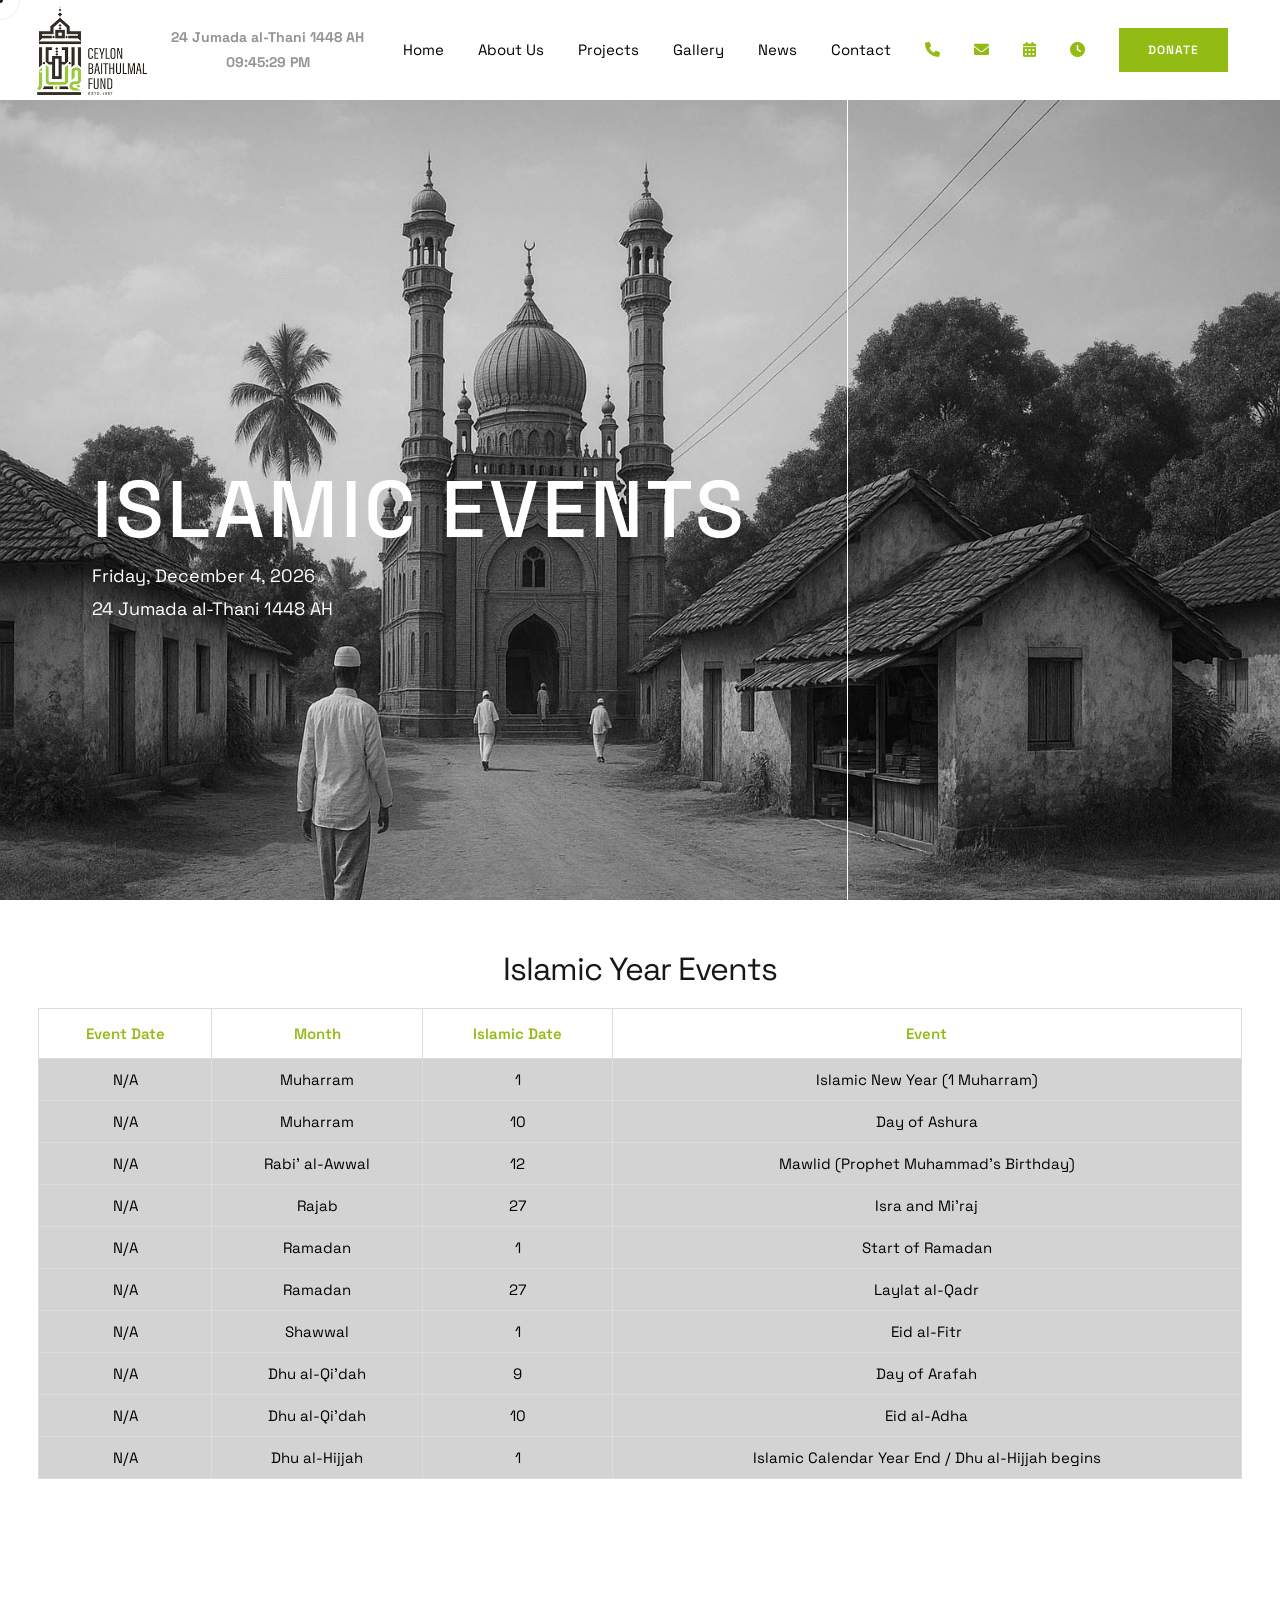
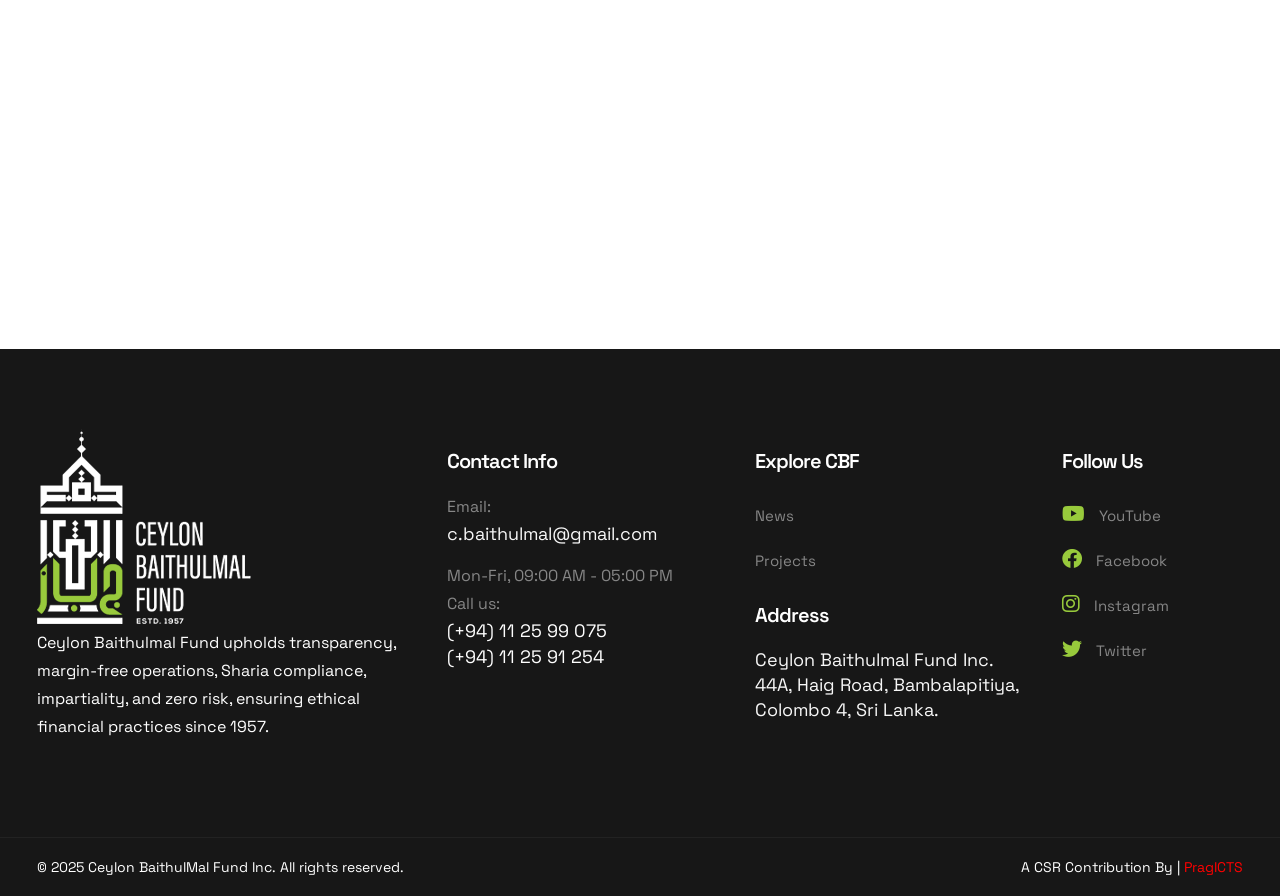
<file: frontend/calender.html>
<!DOCTYPE html>
<html lang="zxx">

<head>
    <meta charset="utf-8">
    <meta http-equiv="X-UA-Compatible" content="IE=edge">
    <meta name="viewport" content="width=device-width, initial-scale=1.0, user-scalable=0">

    <title>Islamic Events | Ceylon BaithulMal Fund</title>
    <meta property="og:title" content="Islamic Calender | Ceylon BaithulMal Fund" />
    <meta property="og:image"
        content="https://temp-baithulmal.s3.eu-north-1.amazonaws.com/assets/img/about/baithulmal-logo.png" />
    <meta property="og:type" content="website" />
    <meta property="og:site_name" content="BaithulMal" />
    <meta property="og:locale" content="en_US" />

    <!--Favicon-->
    <link rel="icon" href="assets/img/about/baithulmal-logo.png" type="image/png">

    <!-- Bootstrap CSS -->
    <link href="assets/css/bootstrap.min.css" rel="stylesheet">
    <!-- Line Awesome CSS -->
    <link href="assets/css/line-awesome.min.css" rel="stylesheet">
    <!-- Font Awesome CSS -->
    <link href="assets/css/fontAwesomePro.css" rel="stylesheet">
    <!-- Animate CSS-->
    <link href="assets/css/animate.css" rel="stylesheet">
    <!-- Bar Filler CSS -->
    <link href="assets/css/barfiller.css" rel="stylesheet">
    <!-- Magnific Popup Video -->
    <link href="assets/css/magnific-popup.css" rel="stylesheet">
    <!-- Flaticon CSS -->
    <link href="assets/css/flaticon.css" rel="stylesheet">
    <!-- Owl Carousel CSS -->
    <link href="assets/css/owl.carousel.css" rel="stylesheet">
    <!-- Slick Slider CSS -->
    <link href="assets/css/slick.css" rel="stylesheet">
    <!-- Nice Select  -->
    <link href="assets/css/nice-select.css" rel="stylesheet">
    <!-- Back to Top -->
    <link href="assets/css/backToTop.css" rel="stylesheet">
    <!-- Metis Menu -->
    <link href="assets/css/metismenu.css" rel="stylesheet">
    <!-- Odometer CSS -->
    <link href="assets/css/odometer.min.css" rel="stylesheet">
    <!-- Style CSS -->
    <link href="assets/css/style.css" rel="stylesheet">


    <!-- jquery -->
    <script src="assets/js/jquery-3.6.0.min.js"></script>
</head>

<body>

    <!-- Pre-Loader -->
    <div id="loader"></div>

    <!-- Mouse Cursor  -->
    <div class="mouseCursor cursor-outer"></div>
    <div class="mouseCursor cursor-inner"><span>Drag</span></div>

    <!-- Header Area  -->
    <div class="header-area">
        <div id="header-sticky">
            <div class="navigation">
                <div class="container">
                    <div class="row align-items-center justify-content-center">
                        <div class="col-auto">
                            <div class="logo">
                                <a href="index.html" class="logo">
                                    <img src="assets/img/about/baithulmal-logo.png" alt="logo"
                                        style="height: 90px; width: 110px;">
                                </a>
                            </div>
                        </div>
                        <div class="col-auto d-none d-lg-block text-center">
                            <div class="date-time">
                                <div id="islamic-date" style="font-size: 14px; font-weight: bold;"></div>
                                <div id="current-time" style="font-size: 14px; font-weight: bold;"></div>
                            </div>
                        </div>
                           <div class="col-auto d-none d-lg-block text-lg-end">
                            <div class="main-menu ">
                                <div class="main-menu">
                                    <ul>
                                        <li ><a class="navlink scroll-transition" href="index.html">Home</a>
                                        </li>
                                        <li><a class="navlink scroll-transition" href="about-cbf.html">About Us</a>
                                            <ul class="sub-menu">
                                                <li><a href="about-cbf.html">CBF</a></li>
                                                <li><a href="about-zakat.html">Zakat</a></li>
                                                <li><a href="partners.html">Partners</a></li>
                                            

                                            </ul>
                                        </li>
                                        <li><a class="navlink scroll-transition" href="projects.html">Projects</a></li>
                                        <li><a class="navlink scroll-transition" href="gallery.html">Gallery</a></li>
                                        <li><a class="navlink scroll-transition" href="news.html">News</a></li>
                                        <li><a class="navlink scroll-transition" href="contact.html">Contact</a></li>
                                        <li style="position: relative;">
                                            <a class="navlink contact-link" href="tel:+94112599075">
                                                <i class="fas fa-phone" style="color: #92BC13;"></i>
                                            </a>
                                            <span class="tooltip">+94 112599075</span>
                                        </li>
                                        <li style="position: relative;">
                                            <a class="navlink email-link"  href="mailto:c.baithulmal@gmail.com">
                                                <i class="fas fa-envelope" style="margin-right: 0px; color: #92BC13;"></i>
                                            </a>
                                            <span class="tooltip">c.baithulmal@gmail.com</span>
                                        </li>
                                        <li style="position: relative;">
                                             <a class="navlink email-link"  href="calender.html">
                                                <i class="fas fa-calendar-alt" style="margin-right: 0px; color: #92BC13;"></i>
                                            </a>
                                            <span class="tooltip">Islamic Events</span>
                                        </li>
                                        <li style="position: relative;">
                                            <a class="navlink email-link" href="#">
                                                <i class="fas fa-clock" style="margin-right: 0px; color: #92BC13;"></i>
                                            </a>
                                            <span class="tooltip">Today's Prayer Time</span>
                                        </li>
                                        <!--
                                        <li style="position: relative;">
                                            <a class="navlink email-link" href="calendar.html">
                                                <i class="fas fa-clock" style="margin-right: 0px; color: #92BC13;"></i>
                                            </a>
                                            <span class="tooltip" id="prayer-times-tooltip">Loading...</span>
                                        </li>-->
                                        

                                        <li><a class="navlink" href="donate.html" style="
                                            background: #92BC13;
                                            color: #fff;
                                            font-size: 12px;
                                            font-weight: 600;
                                            letter-spacing: 1px;
                                            text-transform: uppercase;
                                            padding: 15px 28px;
                                            border: 1px solid #92BC13;
                                            margin-top: 0px;
                                            margin-bottom: 25px;
                                            text-align: center;">Donate
                                            </a>
                                        </li>
                                    </ul>
                                </div>
                            </div>
                        </div>
                        <!-- Mobile Menu -->
                        <div class="mobile-nav-bar col-6 d-block d-lg-none">
                            <div class="mobile-nav-wrap">
                                <div id="hamburger">
                                    <i class="las la-bars"></i>
                                </div>
                                <!-- mobile menu - responsive menu  -->
                                <div class="mobile-nav">
                                    <button type="button" class="close-nav">
                                        <i class="las la-times-circle"></i>
                                    </button>
                                    <nav class="sidebar-nav">
                                        <ul class="metismenu" id="mobile-menu">
                                            <li><a class="" href="index.html">Home</a>
                                            </li>
                                            <li><a class="has-arrow" href="about-cbf.html">About Us</a>
                                                <ul class="sub-menu">
                                                    <li><a href="about-cbf.html">CBF</a></li>
                                                    <li><a href="about-zakat.html">Zakat</a></li>
                                                    <li><a href="partners.html">Partners</a></li>
                                            
                                                </ul>
                                            </li>
                                            <li><a class="" href="projects.html">Projects</a></li>
                                            <li><a class="" href="gallery.html">Gallery</a></li>
                                            <li><a class="" href="news.html">News</a></li>
                                            <li><a href="contact.html">Contact</a></li>
 <li style="position: relative;">
        <a class="navlink email-link" href="calender.html">
            <i class="fas fa-calendar-alt" style="margin-right: 0px; color: #92BC13;"></i>
            Islamic Events
        </a>
    </li>
    <li style="position: relative;">
        <a class="navlink email-link" href="#">
            <i class="fas fa-clock" style="margin-right: 0px; color: #92BC13;"></i>
            Today's Prayer Time
        </a>
    </li>
                                        </ul>
                                    </nav>
                                    <div class="action-bar">
                                        <div class="date-time">
                                            <div id="mobile-islamic-date" style="font-size: 14px; font-weight: bold;"></div>
                                            <div id="mobile-current-time" style="font-size: 14px; font-weight: bold;"></div>
                                        </div>
                                        <a href="mailto:c.baithulmal@gmail.com"><i class="las la-envelope"></i>c.baithulmal@gmail.com</a>
                                        <a href="tel:+94112599075"><i class="fal fa-phone"></i>(+94) 11 25 99 075</a>        
                                        <a href="tel:+94112591254"><i class="fal fa-phone"></i>(+94) 11 25 91 254</a>
                                        <a href="donate.html" class="theme-btn">Donate</a>
                                    </div>
                                </div>
                            </div>
                        </div>
                    </div>
                </div>
            </div>
        </div>
    </div>

 <script>
    // Function to calculate the Islamic date
    function getIslamicDate() {
        const islamicMonths = [
            "Muharram", "Safar", "Rabi' al-Awwal", "Rabi' al-Thani",
            "Jumada al-Awwal", "Jumada al-Thani", "Rajab", "Sha'ban",
            "Ramadan", "Shawwal", "Dhu al-Qi'dah", "Dhu al-Hijjah"
        ];

        const today = new Date();
        const options = { year: 'numeric', month: 'numeric', day: 'numeric' };
        const formatter = new Intl.DateTimeFormat('en-u-ca-islamic', options);
        const islamicDateString = formatter.format(today);

        // Split and parse the formatted Islamic date
        const [month, day, year] = islamicDateString.split('/');
        const islamicMonthName = islamicMonths[parseInt(month, 10) - 1];

        // ✅ Adjust by -1 so 5 Sept 2025 = 11 Rabi al-Awwal
        const islamicDayName = parseInt(day, 10) - 1;

        return `${islamicDayName} ${islamicMonthName} ${year}`;
    }

    // Function to display the current time
    function getCurrentTime() {
        const now = new Date();
        return now.toLocaleTimeString([], { hour: '2-digit', minute: '2-digit', second: '2-digit' });
    }

    // Update the Islamic date and time
    function updateDateTime() {
        const islamicDate = getIslamicDate();
        const currentTime = getCurrentTime();

        // Update desktop version
        document.getElementById("islamic-date").textContent = islamicDate;
        document.getElementById("current-time").textContent = currentTime;

        // Update mobile version
        document.getElementById("mobile-islamic-date").textContent = islamicDate;
        document.getElementById("mobile-current-time").textContent = currentTime;
    }

    // Initialize and refresh the time every second
    updateDateTime();
    setInterval(updateDateTime, 1000);
</script>

    
    
        <style>
            .date-time {
                display: flex;
                flex-direction: column;
                align-items: center;
                justify-content: center;
            }
    
            #islamic-date,
            #current-time {
                margin: 0;
                color: #959494;
            }
    
        .mobile-nav .date-time {
            margin-bottom: 10px;
            display: flex;
            flex-direction: column;
            align-items: flex-start;
        }
    
        .mobile-nav .date-time div {
            font-size: 14px;
            font-weight: bold;
            color: #999898;
        }
    </style>

    <div id="home-2" class="homepage-slides owl-carousel">
        <div class="single-slide-item d-flex align-items-center"
            data-background="assets/img/slider/cbf-islamic-calendar.jpg">
            <div class="hero-area-content">
                <div class="container">
                    <div class="row align-items-center">
                        <div class="col-xl-12 col-lg-8 col-md-10 col-sm-8 wow fadeInUp animated" data-wow-delay=".2s">
                            <div class="section-title">
                                <div class="section-title">
    <h1 class="text-white">Islamic Events</h1>
    <p id="date-display" class="text-white slide-date" style="font-size:18px; margin-top:10px;"></p>
    <p id="hijri-date" class="text-white slide-date" style="font-size:18px; margin-top:5px;"></p>
</div>
                                
                            </div>
                            <p class="text-white"></p>
                        </div>
                    </div>
                </div>
            </div>
        </div>       
    </div>

<div id="main" style="height:auto;padding-top: 50px;padding-bottom: 50px;" >
  <h2 style="text-align:center; margin-bottom:20px;">Islamic Year Events</h2>
  <table id="calendar" style="width:100%; border-collapse: collapse; margin:20px 0;">
    <thead>
  <tr>
    <th>Event Date</th>
    <th>Month</th>
    <th>Islamic Date</th>
    <th>Event</th>
  </tr>
</thead>

    <tbody id="calendar-body">
      <!-- JS will populate this -->
    </tbody>
  </table>
</div>

<script>
const islamicEvents = [
  { month: 0, day: 1, event: "Islamic New Year (1 Muharram)" },
  { month: 0, day: 10, event: "Day of Ashura" },
  { month: 2, day: 12, event: "Mawlid (Prophet Muhammad's Birthday)" },
  { month: 6, day: 27, event: "Isra and Mi'raj" },
  { month: 8, day: 1, event: "Start of Ramadan" },
  { month: 8, day: 27, event: "Laylat al-Qadr" },
  { month: 9, day: 1, event: "Eid al-Fitr" },
  { month: 10, day: 9, event: "Day of Arafah" },
  { month: 10, day: 10, event: "Eid al-Adha" },
  { month: 11, day: 1, event: "Islamic Calendar Year End / Dhu al-Hijjah begins" }
];

const islamicMonths = [
  "Muharram","Safar","Rabi' al-Awwal","Rabi' al-Thani",
  "Jumada al-Awwal","Jumada al-Thani","Rajab","Sha'ban",
  "Ramadan","Shawwal","Dhu al-Qi'dah","Dhu al-Hijjah"
];

// ✅ CONFIG: Sri Lanka Offset
const HIJRI_OFFSET_DAYS = +1;  // was +2 before, correct is +1

const today = new Date();
const hijriYear = parseInt(new Intl.DateTimeFormat('en-u-ca-islamic', { year: 'numeric' }).format(today));

async function getGregorianDateFromHijri(day, month, year) {
  try {
    // Apply offset before requesting API
    let adjustedDay = day + HIJRI_OFFSET_DAYS;
    let adjustedMonth = month;
    let adjustedYear = year;

    // Handle overflow/underflow
    if (adjustedDay > 30) {
      adjustedDay -= 30;
      adjustedMonth++;
    }
    if (adjustedDay < 1) {
      adjustedDay = 29; // assume previous month has 29
      adjustedMonth--;
    }
    if (adjustedMonth > 11) {
      adjustedMonth = 0;
      adjustedYear++;
    }
    if (adjustedMonth < 0) {
      adjustedMonth = 11;
      adjustedYear--;
    }

    const apiUrl = `https://api.aladhan.com/v1/hToG?date=${adjustedDay}-${adjustedMonth+1}-${adjustedYear}`;
    const res = await fetch(apiUrl);
    const data = await res.json();
    if (data.code === 200) {
      const [dd, mm, yyyy] = data.data.gregorian.date.split('-'); // "dd-mm-yyyy"
      return new Date(yyyy, mm - 1, dd);
    } else {
      return null;
    }
  } catch (error) {
    console.error("Error converting Hijri to Gregorian:", error);
    return null;
  }
}

async function populateIslamicTable() {
    const tbody = document.getElementById('calendar-body');
    tbody.innerHTML = '';

    const today = new Date();
    const twoMonthsLater = new Date();
    twoMonthsLater.setMonth(today.getMonth() + 2);

    for (let event of islamicEvents) {
        const gDate = await getGregorianDateFromHijri(event.day, event.month, hijriYear);
        const localDate = gDate ? gDate.toLocaleDateString('en-US', { day: '2-digit', month: 'short', year: 'numeric' }) : "N/A";

        const tr = document.createElement('tr');
        tr.innerHTML = `
            <td>${localDate}</td>
            <td>${islamicMonths[event.month]}</td>
            <td>${event.day}</td>
            <td>${event.event}</td>
        `;

        if (!gDate || gDate < today) {
            tr.style.backgroundColor = '#d3d3d3';
            tr.style.color = '#000';
        } else if (gDate <= twoMonthsLater) {
            tr.style.backgroundColor = '#92BC13';
            tr.style.color = '#fff';
            tr.style.fontWeight = 'bold';
        } else {
            tr.style.backgroundColor = '#fff';
            tr.style.color = '#000';
        }

        tbody.appendChild(tr);
    }
}

populateIslamicTable();
</script>




    


    <style>
        

        #main {
            margin: 0 3%;
            clear: both;
            padding-top: 8px;
        }

        #calendar {
            border-collapse: collapse;
            width: 100%;
            clear: both;
            margin-bottom: 12px;
            margin-top: 12px;
        }


        #calendar td,
        #calendarth {
            border: 1px solid #ddd;
            padding: 8px;
            text-align: center;
        }

        #calendar tr:nth-child(even) {
            background-color: #f2f2f2;
        }

        #calendar tr:hover {
            background-color: #ddd;
        }

        #calendar th {
            padding-top: 12px;
            padding-bottom: 12px;

            background-color: #fff;
            color: #92BC13;
            text-align: center;
            font-weight: 600;
        }

        .today {
            background: #444 !important;
            color: #fff;
        }

        .none {
            display: none;
        }

        .prev {
            float: right;
            font-size: 22px;
            padding: 2px;
        }

        .next {
            float: left;
            font-size: 22px;
            padding: 2px;
        }

     
     /*   a:hover,
        a:visited,
        a:link,
        a:active {
            text-decoration: none;
        }

        #logo a {
            color: white;
        }

        .navigation a {
            color: red;
            padding: 10px 20px;
            font-size: 16px;

        }

        i {
            border: solid black;
            border-width: 0 3px 3px 0;
            display: inline-block;
            padding: 3px;
        }

        .right {
            transform: rotate(135deg);
            -webkit-transform: rotate(135deg);
        }

        .left {
            transform: rotate(-45deg);
            -webkit-transform: rotate(-45deg);
        }

        .up {
            transform: rotate(-135deg);
            -webkit-transform: rotate(-135deg);
        }

        .down {
            transform: rotate(45deg);
            -webkit-transform: rotate(45deg);
        }

        * {
            box-sizing: border-box;
        }

        .column {

            padding: 10px;
        }*/

        /* Clear floats after the columns */
        .row:after {
            content: "";
            display: table;
            clear: both;
        }

        #meunuheader {
            border-bottom: 4px solid #4caf50;
            background-color: #efefef;
            margin: -21px auto;
            height: 62px;
            clear: both;
        }

        .header {
            width: 250px;
            margin: 0 auto;

        }

        .header img {
            float: left;
            width: 60px;
            height: 57px;
        }

        .header p {
            position: relative;
            top: 16px;
            left: 3px;
            font-size: 18px;
            color: #09721e;
            font-weight: bold;
        }

    
        @media screen and (max-width: 500px) {
            .prev {
                background: beige;
                width: 100%;
                border: 2px solid #cdcecd;
                border-radius: 5px;
            }

            .next {

                float: right;
                background: beige;
                width: 100%;
                border-right: 2px solid #cdcecd;
                border-left: 2px solid #cdcecd;
                border-bottom: 2px solid #cdcecd;
                border-radius: 5px;
            }
        }

       

        .theyear {
            background-repeat: no-repeat;
            background-position: 6px;
            width: 50%;
            margin-top: 2px;
            line-height: 1;
            border-radius: 5px;
            background-color: #4a4a4a;
            color: #ff0;
            font-size: 16px;
            padding: 5px;
            -webkit-appearance: none;
            height: 33px;
            outline: none;
            float: right;
        }

        .submit {
            background: beige;
            width: 100%;
            border: 2px solid #cdcecd;
            border-radius: 5px;
            font-family: 'Noto Kufi Arabic', sans-serif;
        }

        #changedate {
            text-align: center;
            color: azure;
            background-color: #4CAF50;
            font-size: 16px;
            margin-top: 10px;
            clear: both;

        }

        .adv {
            padding: 10px;
            text-align: center;
        }

        .menubefor {

            font-size: 15px;
            padding: 2px;
            background: beige;
            width: 100%;
            border: 2px solid #cdcecd;
            border-radius: 5px;
        }

        .meunext {

            font-size: 15px;
            padding: 2px;
            background: beige;
            width: 100%;
            border: 2px solid #cdcecd;
            border-radius: 5px;
        }
    </style>


    <!-- Blog Section -->
    
    <!-- Footer Area -->
   <!-- Footer Area -->
    <!-- Islamic Event Label -->
<div id="event-strip" style="
    width: 100%;
    background: #92BC13;
    color: #fff;
    font-weight: bold;
    text-align: center;
    padding: 12px;
    font-size: 16px;
    display: none;">
</div>

<div style="width: 100%; height: 400px;">
  <iframe 
    src="https://www.google.com/maps/embed?pb=!1m18!1m12!1m3!1d3960.9946776559655!2d79.8545049!3d6.891238899999999!2m3!1f0!2f0!3f0!3m2!1i1024!2i768!4f13.1!3m3!1m2!1s0x3ae25bf1dd5d1201%3A0xf3d3bba79bad1e0a!2sCeylon%20Baithulmal%20Fund!5e0!3m2!1sen!2slk!4v1756868335403!5m2!1sen!2slk" 
    width="100%" 
    height="100%" 
    style="border:0;" 
    allowfullscreen="" 
    loading="lazy" 
    referrerpolicy="no-referrer-when-downgrade">
  </iframe>
</div>
   <footer class="footer-area">
    <div class="container">
        <div class="footer-up">
            <div class="row gy-5">
                <div class="col-lg-4 col-md-6 col-sm-12">
                    <img src="assets/img/about/white-logo.png" />
                    <p style="color: white;">
                        Ceylon Baithulmal Fund upholds transparency, margin-free operations, Sharia compliance,
                        impartiality, and zero risk,
                        ensuring ethical financial practices since 1957.
                    </p>
                </div>
                <div class="col-lg-3 col-md-6">
                    <h5>Contact Info</h5>
                    <div class="company-email">
                        <p>Email:</p>
                        <a href="mailto:c.baithulmal@gmail.com">c.baithulmal@gmail.com</a>
                    </div>
                    <div class="phone-number">
                        <p>Mon-Fri, 09:00 AM - 05:00 PM</p>
                        <p>Call us:</p>
                        <a href="tel:+94112599075">(+94) 11 25 99 075</a><br>
                        <a href="tel:+94112591254">(+94) 11 25 91 254</a>
                    </div>
                </div>
                <div class="col-lg-3 col-md-6 com-sm-12">
                    <h5>Explore CBF</h5>
                    <ul>
                        <li>
                            <a href="news.html">News</a>
                            <a href="projects.html">Projects</a>
                            <!--<a href="partners.html">Partners</a>-->
                        </li>
                    </ul>
                    <div class="company-email">
                        <h5>Address</h5>
                        <a href="https://maps.app.goo.gl/gEYLd5BaCj9ze23B8">Ceylon Baithulmal Fund Inc.<br> 44A, Haig Road, Bambalapitiya, Colombo 4, Sri Lanka.</a>
                    </div>
                </div>
                <div class="col-lg-2 col-md-6 col-sm-12">
                    <h5>Follow Us</h5>
                    <ul>
                        <li>
                            <div class="social-area">
                                <a href="https://www.youtube.com/@ceylonbaithulmalfund" target="_blank"><i class="fab fa-youtube"></i> YouTube</a>
                                <a href="https://web.facebook.com/ceylonbaithulmal" target="_blank"><i class="fab fa-facebook"></i> Facebook</a>
                                <a href="https://www.instagram.com/ceylonbaithulmal/" target="_blank"><i class="fab fa-instagram"></i> Instagram</a>
                                <a href="https://x.com/baithulmalfund" target="_blank"><i class="fab fa-twitter"></i> Twitter</a>
                            </div>
                        </li>
                    </ul>
                </div>

            </div>
        </div>
    </div>
</footer>



    <!-- Footer Bottom Area -->

    <div class="footer-bottom">
        <div class="container">
            <div class="row justify-content-center align-items-center justify-content-center">
                <div class="col-lg-6 col-md-6 col-sm-12">
                    <p class="copyright-line">© 2025 Ceylon BaithulMal Fund Inc. All rights reserved.</p>
                </div>
                <div class="col-lg-6 col-md-6 col-xs-12 text-md-end">
                    <p class="privacy">A CSR Contribution By | <a href="https://www.pragicts.com/"
                            style="color: red; font-size: 14px;">PragICTS</a></p>
                </div>
            </div>
        </div>
    </div>

    <!-- back to top start -->
    <div class="progress-wrap">
        <svg class="progress-circle svg-content" width="100%" height="100%" viewBox="-1 -1 102 102">
            <path d="M50,1 a49,49 0 0,1 0,98 a49,49 0 0,1 0,-98" />
        </svg>
    </div>

    <!-- Popper JS -->
    <script src="assets/js/popper.min.js"></script>
    <!-- Bootstrap JS -->
    <script src="assets/js/bootstrap.min.js"></script>
    <!-- Wow JS -->
    <script src="assets/js/wow.min.js"></script>
    <!-- Pure Counter JS -->
    <script src="assets/js/pure-counter.js"></script>
    <!-- Owl Carousel JS -->
    <script src="assets/js/owl.carousel.min.js"></script>
    <!-- Slick Slider JS -->
    <script src="assets/js/slick.min.js"></script>
    <!-- Magnific Popup JS -->
    <script src="assets/js/magnific-popup.min.js"></script>
    <!-- Isotope JS -->
    <script src="assets/js/isotope-3.0.6-min.js"></script>
    <!-- Nice Select JS -->
    <script src="assets/js/jquery.nice-select.min.js"></script>
    <!-- Back To Top JS -->
    <script src="assets/js/backToTop.js"></script>
    <!-- Metis Menu JS -->
    <script src="assets/js/metismenu.js"></script>
    <!-- Progress Bar JS -->
    <script src="assets/js/jquery.barfiller.js"></script>
    <!-- Appear JS -->
    <script src="assets/js/jquery.appear.min.js"></script>
    <!-- Odometer JS -->
    <script src="assets/js/odometer.min.js"></script>
    <!-- Main JS -->
    <script src="assets/js/main.js"></script>

    <!-- Developer Info Box -->
    <div id="developer-info"
        style="display: none; position: fixed; top: 50%; left: 50%; transform: translate(-50%, -50%); max-width: 600px; background-color: #fefefe; padding: 20px; border-radius: 8px; box-shadow: 0 4px 8px rgba(0, 0, 0, 0.2); z-index: 1000; text-align: center;">

        <!-- Image added on top -->
        <img src="assets/img/project/pragicts-logo-1000X1000.png" alt="Developer Logo"
            style="max-width: 10%; height: auto; margin-bottom: 15px; border-radius: 50%;">

        <h3 style="color: #333; margin-bottom: 15px; font-size: 18px;"><strong>WEBSITE DEVELOPMENT SCORECARD</strong>
        </h3>
        <p style="color: #555; font-size: 16px; margin: 5px 0;">Client: Ceylon BaithulMal Fund</p>
        <p style="color: #555; font-size: 16px; margin: 5px 0;">Project Type: Website Development</p>
        <p style="color: #555; font-size: 16px; margin: 5px 0;">Project Reference ID : PRAG-SE-WD-BAITHULMAL-01/2025</p>
        <a style="color: #555; font-size: 16px; margin: 5px 0;" href="https://baithulmal.lk/" target="_blank">Domain:
            https://baithulmal.lk/</a>
        <p style="color: #555; font-size: 16px; margin: 5px 0;">Date: 13/01/2025</p>
        <p style="color: #555; font-size: 16px; margin: 5px 0;">Developer: Miss Fathima Minzah</p>
        <p style="color: #555; font-size: 16px; margin: 5px 0;">Assigned by: Rizvi Latiff</p>
        <p style="color: #555; font-size: 16px; margin: 5px 0;">Technology Stack: HTML, JAVA Scripting, Open Graph &
            Onpage SEO</p>
        <br><br>
        <button onclick="document.getElementById('developer-info').style.display='none'"
            style="position: absolute; bottom: 10px; right: 270px; background: rgb(210, 21, 21); color: white; border: none; border-radius: 4px; padding: 5px 10px; cursor: pointer;">Close</button>

    </div>

    <!-- JavaScript for Alt+P Shortcut -->
    <script>
        document.addEventListener("keydown", function (event) {
            if ((event.altKey || event.ctrlKey) && event.key === "p") { // Checks if Alt+P or Ctrl+P is pressed
                const devInfo = document.getElementById("developer-info");
                if (devInfo.style.display === "none") {
                    devInfo.style.display = "block"; // Show developer info
                } else {
                    devInfo.style.display = "none";  // Hide developer info
                }
            }
        });

    </script>







<!-- Prayer Times Popup -->
<div id="prayer-popup" style="display: none; position: fixed; top: 0; left: 0; width: 100%; height: 100%; background: rgba(0,0,0,0.6); z-index: 2000; align-items: center; justify-content: center;">
  <div style="background: #fff; padding: 20px; border-radius: 10px; width: 400px; max-width: 90%; text-align: center; position: relative;">
    <h3 style="margin-bottom: 15px; color:#92BC13;">Select Country and City</h3>
    <select id="country-select">
      <option value="">-- Choose Country --</option>
    </select>
    <select id="city-select" style="display: none;">
      <option value="">-- Choose City --</option>
    </select>
    <div id="prayer-results" style="text-align:center; margin-top: 15px; display:none;">
      <h5>Prayer Times:</h5>
      <table id="prayer-table" style="width:100%; border-collapse: collapse;">
        <thead>
          <tr>
            <th style="border: 1px solid #ccc; padding: 8px;">Prayer</th>
            <th style="border: 1px solid #ccc; padding: 8px;">Time</th>
          </tr>
        </thead>
        <tbody></tbody>
      </table>
    </div>
    <button onclick="closePrayerPopup()" style="margin-top:20px; background: #92BC13; color: #fff; padding: 8px 15px; border: none; border-radius: 5px; cursor: pointer;">Close</button>
  </div>
</div>

<script>
  const countrySelect = document.getElementById("country-select");
  const citySelect = document.getElementById("city-select");
  const prayerTableBody = document.querySelector("#prayer-table tbody");
  const prayerResults = document.getElementById("prayer-results");

  async function fetchCountries() {
    try {
      const response = await fetch('https://countriesnow.space/api/v0.1/countries');
      const data = await response.json();
      const countries = data.data;

      countries.forEach(country => {
        const option = document.createElement("option");
        option.value = country.country;
        option.textContent = country.country;
        countrySelect.appendChild(option);
      });
    } catch (error) {
      console.error("Error fetching countries:", error);
    }
  }

  async function fetchCities(country) {
    try {
      const response = await fetch(`https://countriesnow.space/api/v0.1/countries/cities`, {
        method: 'POST',
        headers: { 'Content-Type': 'application/json' },
        body: JSON.stringify({ country })
      });
      const data = await response.json();
      let cities = data.data;
      cities.sort((a, b) => a.localeCompare(b));

      citySelect.innerHTML = '<option value="">-- Choose City --</option>';
      cities.forEach(city => {
        const option = document.createElement("option");
        option.value = city;
        option.textContent = city;
        citySelect.appendChild(option);
      });
      citySelect.style.display = 'inline-block';
    } catch (error) {
      console.error("Error fetching cities:", error);
    }
  }

  async function fetchPrayerTimes(city, country) {
    const today = new Date();
    const currentDate = today.toISOString().split('T')[0];

    const apiUrl = `https://api.aladhan.com/v1/timingsByAddress/${currentDate}?address=${encodeURIComponent(city + ',' + country)}&method=1`;

    try {
      const response = await fetch(apiUrl);
      const data = await response.json();

      if (data.code === 200) {
        const timings = data.data.timings;
        prayerTableBody.innerHTML = '';

        const selectedPrayers = ["Fajr", "Sunrise", "Dhuhr", "Asr", "Sunset", "Maghrib", "Isha"];
        selectedPrayers.forEach(prayer => {
          const tr = document.createElement("tr");
          const tdPrayer = document.createElement("td");
          tdPrayer.textContent = prayer;
          tdPrayer.style.border = "1px solid #ccc";
          tdPrayer.style.padding = "8px";
          const tdTime = document.createElement("td");
          tdTime.textContent = timings[prayer];
          tdTime.style.border = "1px solid #ccc";
          tdTime.style.padding = "8px";
          tr.appendChild(tdPrayer);
          tr.appendChild(tdTime);
          prayerTableBody.appendChild(tr);
        });

        prayerResults.style.display = 'block';
      } else {
        alert("Could not fetch prayer times. Try again.");
      }
    } catch (error) {
      console.error("Error fetching prayer times:", error);
      alert("Error fetching prayer times.");
    }
  }

  countrySelect.addEventListener("change", () => {
    const country = countrySelect.value;
    if (country) {
      fetchCities(country);
    } else {
      citySelect.style.display = 'none';
      prayerResults.style.display = 'none';
    }
  });

  citySelect.addEventListener("change", () => {
    const city = citySelect.value;
    const country = countrySelect.value;
    if (city && country) {
      fetchPrayerTimes(city, country);
    }
  });

  document.querySelectorAll('.fa-clock').forEach(icon => {
    icon.parentElement.addEventListener("click", function (e) {
      e.preventDefault();
      document.getElementById("prayer-popup").style.display = "flex";
    });
  });

  function closePrayerPopup() {
    document.getElementById("prayer-popup").style.display = "none";
  }

  fetchCountries();
</script>
<script>
function getHijriDateWithOffset() {
    const islamicMonths = [
        "Muharram", "Safar", "Rabi' al-Awwal", "Rabi' al-Thani",
        "Jumada al-Awwal", "Jumada al-Thani", "Rajab", "Sha'ban",
        "Ramadan", "Shawwal", "Dhu al-Qi'dah", "Dhu al-Hijjah"
    ];

    const today = new Date();
    const options = { year: 'numeric', month: 'numeric', day: 'numeric' };
    const formatter = new Intl.DateTimeFormat('en-u-ca-islamic', options);
    const islamicDateString = formatter.format(today);

    let [month, day, year] = islamicDateString.split('/');
    let islamicDay = parseInt(day, 10) - 1; // ✅ adjust for Sri Lanka
    let islamicMonth = parseInt(month, 10) - 1;

    // handle underflow
    if (islamicDay < 1) {
        islamicDay = 30;
        islamicMonth--;
    }
    if (islamicMonth < 0) {
        islamicMonth = 11;
        year--;
    }

    return `${islamicDay} ${islamicMonths[islamicMonth]} ${year}`;
}

function updateSliderDates() {
    const dateElems = document.querySelectorAll('.slide-date');
    const today = new Date();

    // Gregorian Date
    const gregorianOptions = { weekday: 'long', year: 'numeric', month: 'long', day: 'numeric' };
    const gregorianDate = today.toLocaleDateString('en-US', gregorianOptions);

    // Hijri Date (with Sri Lanka correction)
    const hijriDate = getHijriDateWithOffset();

    dateElems.forEach(elem => {
        if (elem.id === 'date-display') elem.textContent = gregorianDate;
        if (elem.id === 'hijri-date') elem.textContent = hijriDate;
    });
}

// Wait until DOM is ready
document.addEventListener('DOMContentLoaded', function() {
    $("#home-2").owlCarousel({
        items:1,
        loop:true,
        autoplay:true,
        autoplayTimeout:5000,
        smartSpeed:3000,
        margin:0,
        nav:false,
        dots:false
    });

    updateSliderDates();
});
</script>



</body>

</html>
</file>
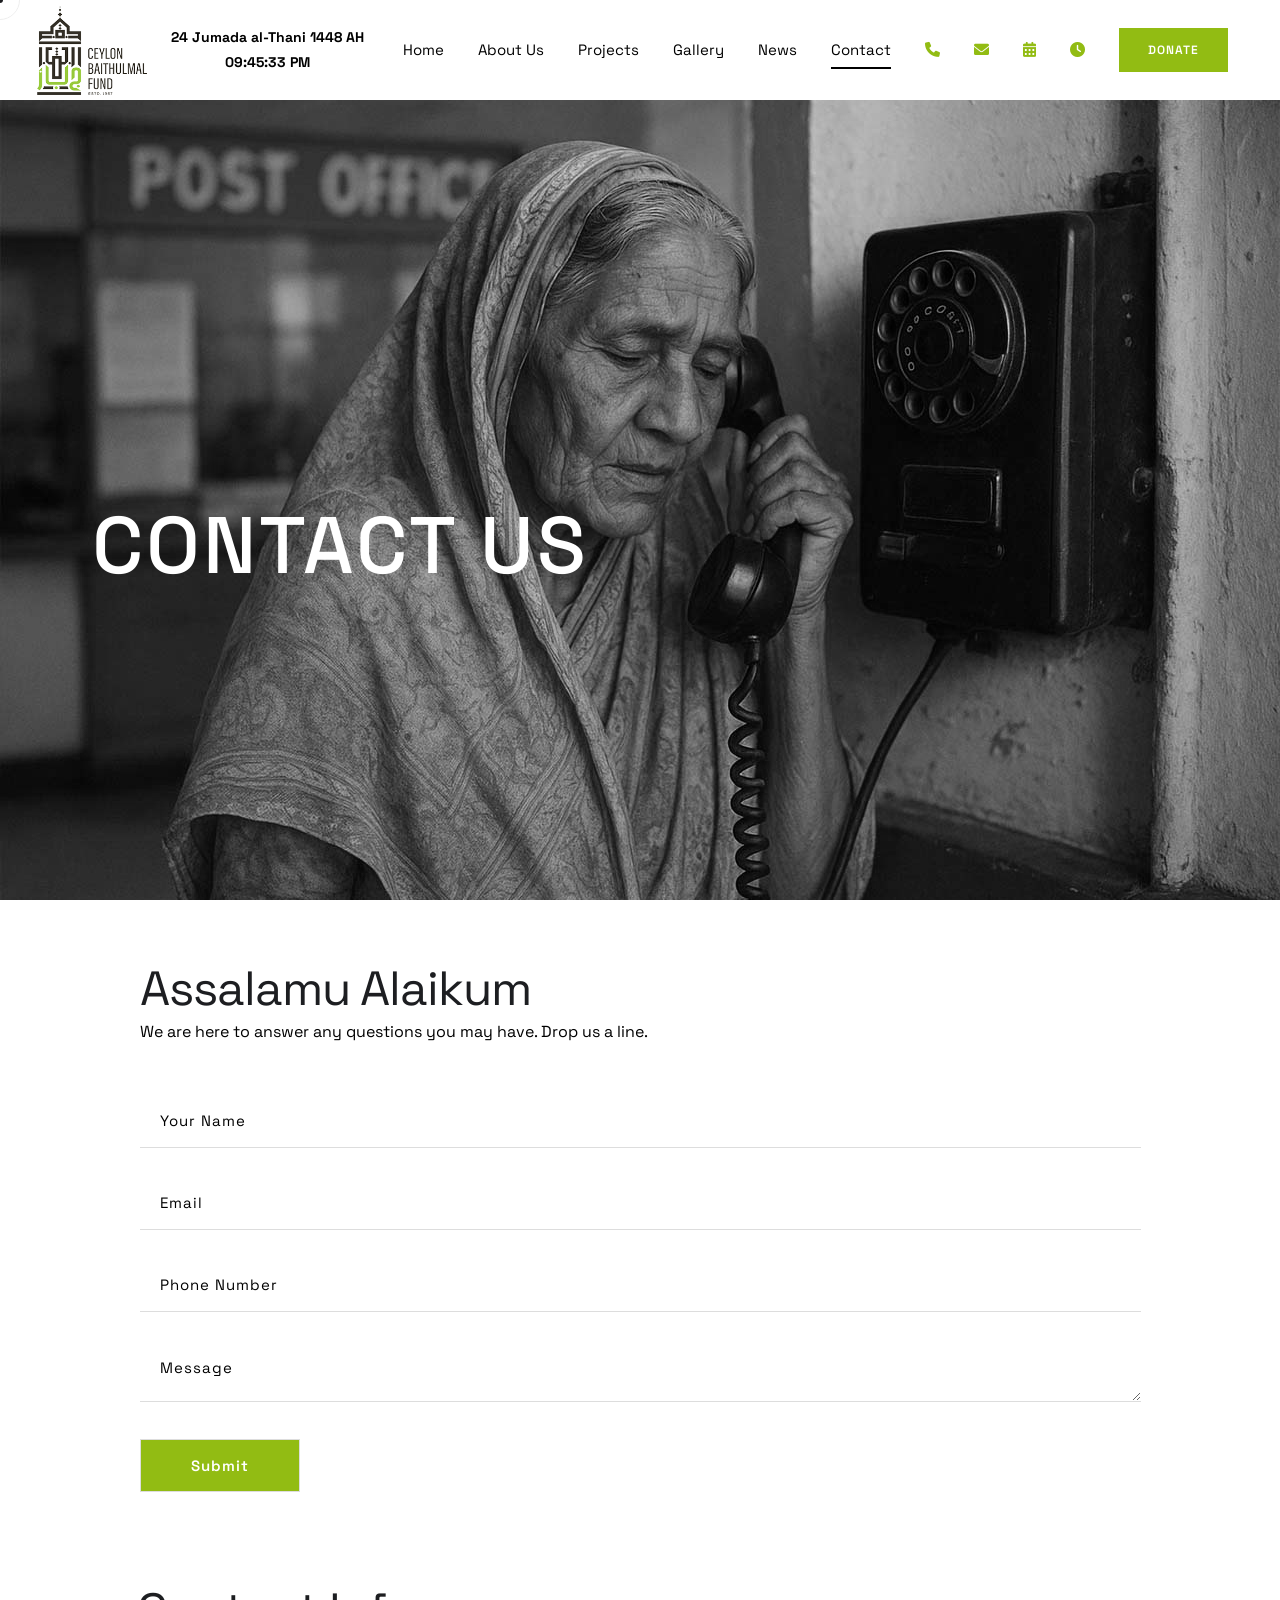
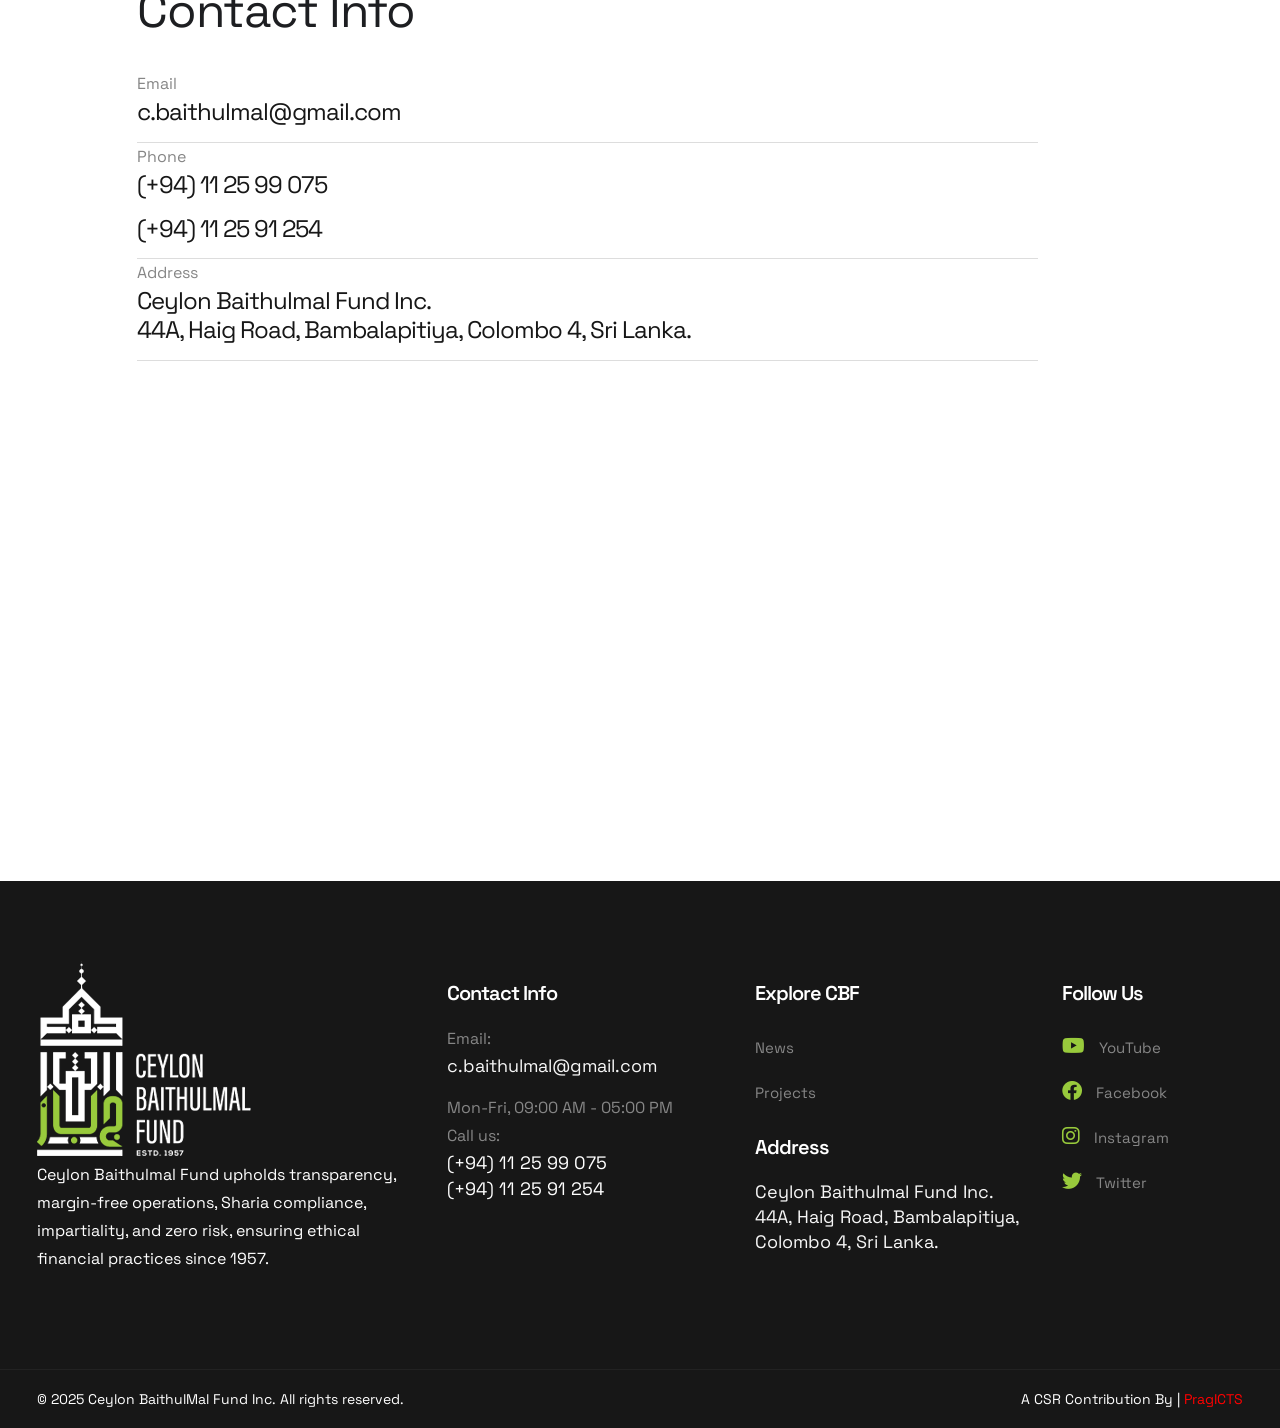
<file: frontend/contact.html>
<!DOCTYPE html>
<html lang="zxx">

<head>
    <meta charset="utf-8">
    <meta http-equiv="X-UA-Compatible" content="IE=edge">
    <meta name="viewport" content="width=device-width, initial-scale=1.0, user-scalable=0">

    <title>Contact Us | Ceylon BaithulMal Fund</title>
    <meta property="og:title" content="Contact Us | Ceylon BaithulMal Fund" />
    <meta property="og:image"
        content="https://temp-baithulmal.s3.eu-north-1.amazonaws.com/assets/img/about/baithulmal-logo.png" />
    <meta property="og:type" content="website" />
    <meta property="og:site_name" content="BaithulMal" />
    <meta property="og:locale" content="en_US" />

    <!--Favicon-->
    <link rel="icon" href="assets/img/about/baithulmal-logo.png" type="image/png">

    <!-- Bootstrap CSS -->
    <link href="assets/css/bootstrap.min.css" rel="stylesheet">
    <!-- Line Awesome CSS -->
    <link href="assets/css/line-awesome.min.css" rel="stylesheet">
    <!-- Font Awesome CSS -->
    <link href="assets/css/fontAwesomePro.css" rel="stylesheet">
    <!-- Animate CSS-->
    <link href="assets/css/animate.css" rel="stylesheet">
    <!-- Bar Filler CSS -->
    <link href="assets/css/barfiller.css" rel="stylesheet">
    <!-- Magnific Popup Video -->
    <link href="assets/css/magnific-popup.css" rel="stylesheet">
    <!-- Flaticon CSS -->
    <link href="assets/css/flaticon.css" rel="stylesheet">
    <!-- Owl Carousel CSS -->
    <link href="assets/css/owl.carousel.css" rel="stylesheet">
    <!-- Slick Slider CSS -->
    <link href="assets/css/slick.css" rel="stylesheet">
    <!-- Nice Select  -->
    <link href="assets/css/nice-select.css" rel="stylesheet">
    <!-- Back to Top -->
    <link href="assets/css/backToTop.css" rel="stylesheet">
    <!-- Metis Menu -->
    <link href="assets/css/metismenu.css" rel="stylesheet">
    <!-- Odometer CSS -->
    <link href="assets/css/odometer.min.css" rel="stylesheet">
    <!-- Style CSS -->
    <link href="assets/css/style.css" rel="stylesheet">


    <!-- jquery -->
    <script src="assets/js/jquery-3.6.0.min.js"></script>
</head>

<body>

    <!-- Pre-Loader -->
    <div id="loader"></div>

    <!-- Mouse Cursor  -->
    <div class="mouseCursor cursor-outer"></div>
    <div class="mouseCursor cursor-inner"><span>Drag</span></div>

    <!-- Header Area  -->
    <div class="header-area">
        <div id="header-sticky">
            <div class="navigation">
                <div class="container">
                    <div class="row align-items-center justify-content-center">
                        <div class="col-auto">
                            <div class="logo">
                                <a href="index.html" class="logo">
                                    <img src="assets/img/about/baithulmal-logo.png" alt="logo"
                                        style="height: 90px; width: 110px;">
                                </a>
                            </div>
                        </div>
                        <div class="col-auto d-none d-lg-block text-center">
                            <div class="date-time">
                                <div id="islamic-date" style="font-size: 14px; font-weight: bold;"></div>
                                <div id="current-time" style="font-size: 14px; font-weight: bold;"></div>
                            </div>
                        </div>
                         <div class="col-auto d-none d-lg-block text-lg-end">
                            <div class="main-menu ">
                                <div class="main-menu">
                                    <ul>
                                        <li ><a class="navlink scroll-transition" href="index.html">Home</a>
                                        </li>
                                        <li ><a class="navlink scroll-transition" href="about-cbf.html">About Us</a>
                                            <ul class="sub-menu">
                                                <li><a href="about-cbf.html">CBF</a></li>
                                                <li><a href="about-zakat.html">Zakat</a></li>
                                                <li><a href="partners.html">Partners</a></li>
                                            

                                            </ul>
                                        </li>
                                        <li><a class="navlink scroll-transition" href="projects.html">Projects</a></li>
                                        <li><a class="navlink scroll-transition" href="gallery.html">Gallery</a></li>
                                        <li><a class="navlink scroll-transition" href="news.html">News</a></li>
                                        <li class="active"><a class="navlink scroll-transition" href="contact.html">Contact</a></li>
                                        <li style="position: relative;">
                                            <a class="navlink contact-link" href="tel:+94112599075">
                                                <i class="fas fa-phone" style="color: #92BC13;"></i>
                                            </a>
                                            <span class="tooltip">+94 112599075</span>
                                        </li>
                                        <li style="position: relative;">
                                            <a class="navlink email-link"  href="mailto:c.baithulmal@gmail.com">
                                                <i class="fas fa-envelope" style="margin-right: 0px; color: #92BC13;"></i>
                                            </a>
                                            <span class="tooltip">c.baithulmal@gmail.com</span>
                                        </li>
                                        <li style="position: relative;">
                                             <a class="navlink email-link"  href="calender.html">
                                                <i class="fas fa-calendar-alt" style="margin-right: 0px; color: #92BC13;"></i>
                                            </a>
                                            <span class="tooltip">Islamic Events</span>
                                        </li>
                                        <li style="position: relative;">
                                            <a class="navlink email-link" href="#">
                                                <i class="fas fa-clock" style="margin-right: 0px; color: #92BC13;"></i>
                                            </a>
                                            <span class="tooltip">Today's Prayer Time</span>
                                        </li>
                                        <!--
                                        <li style="position: relative;">
                                            <a class="navlink email-link" href="calendar.html">
                                                <i class="fas fa-clock" style="margin-right: 0px; color: #92BC13;"></i>
                                            </a>
                                            <span class="tooltip" id="prayer-times-tooltip">Loading...</span>
                                        </li>-->
                                        

                                        <li><a class="navlink" href="donate.html" style="
                                            background: #92BC13;
                                            color: #fff;
                                            font-size: 12px;
                                            font-weight: 600;
                                            letter-spacing: 1px;
                                            text-transform: uppercase;
                                            padding: 15px 28px;
                                            border: 1px solid #92BC13;
                                            margin-top: 0px;
                                            margin-bottom: 25px;
                                            text-align: center;">Donate
                                            </a>
                                        </li>
                                    </ul>
                                </div>
                            </div>
                        </div>
                        <!-- Mobile Menu -->
                        <div class="mobile-nav-bar col-6 d-block d-lg-none">
                            <div class="mobile-nav-wrap">
                                <div id="hamburger">
                                    <i class="las la-bars"></i>
                                </div>
                                <!-- mobile menu - responsive menu  -->
                                <div class="mobile-nav">
                                    <button type="button" class="close-nav">
                                        <i class="las la-times-circle"></i>
                                    </button>
                                    <nav class="sidebar-nav">
                                        <ul class="metismenu" id="mobile-menu">
                                            <li><a class="" href="index.html">Home</a>
                                            </li>
                                            <li><a class="has-arrow" href="about-cbf.html">About Us</a>
                                                <ul class="sub-menu">
                                                    <li><a href="about-cbf.html">CBF</a></li>
                                                    <li><a href="about-zakat.html">Zakat</a></li>
                                                    <li><a href="partners.html">Partners</a></li>
                                           
                                                </ul>
                                            </li>
                                            <li><a class="" href="projects.html">Projects</a></li>
                                            <li><a class="" href="gallery.html">Gallery</a></li>
                                            <li><a class="" href="news.html">News</a></li>
                                            <li><a href="contact.html">Contact</a></li>
 <li style="position: relative;">
        <a class="navlink email-link" href="calender.html">
            <i class="fas fa-calendar-alt" style="margin-right: 0px; color: #92BC13;"></i>
            Islamic Events
        </a>
    </li>
    <li style="position: relative;">
        <a class="navlink email-link" href="#">
            <i class="fas fa-clock" style="margin-right: 0px; color: #92BC13;"></i>
            Today's Prayer Time
        </a>
    </li>
                                        </ul>
                                    </nav>
                                    <div class="action-bar">
                                        <div class="date-time">
                                            <div id="mobile-islamic-date" style="font-size: 14px; font-weight: bold;"></div>
                                            <div id="mobile-current-time" style="font-size: 14px; font-weight: bold;"></div>
                                        </div>
                                        <a href="mailto:c.baithulmal@gmail.com"><i class="las la-envelope"></i>c.baithulmal@gmail.com</a>
                                        <a href="tel:+94112599075"><i class="fal fa-phone"></i>(+94) 11 25 99 075</a>        
                                        <a href="tel:+94112591254"><i class="fal fa-phone"></i>(+94) 11 25 91 254</a>
                                        <a href="donate.html" class="theme-btn">Donate</a>
                                    </div>
                                </div>
                            </div>
                        </div>
                    </div>
                </div>
            </div>
        </div>
    </div>

     <script>
    // Function to calculate the Islamic date
    function getIslamicDate() {
        const islamicMonths = [
            "Muharram", "Safar", "Rabi' al-Awwal", "Rabi' al-Thani",
            "Jumada al-Awwal", "Jumada al-Thani", "Rajab", "Sha'ban",
            "Ramadan", "Shawwal", "Dhu al-Qi'dah", "Dhu al-Hijjah"
        ];

        const today = new Date();
        const options = { year: 'numeric', month: 'numeric', day: 'numeric' };
        const formatter = new Intl.DateTimeFormat('en-u-ca-islamic', options);
        const islamicDateString = formatter.format(today);

        // Split and parse the formatted Islamic date
        const [month, day, year] = islamicDateString.split('/');
        const islamicMonthName = islamicMonths[parseInt(month, 10) - 1];

        // ✅ Adjust by -1 so 5 Sept 2025 = 11 Rabi al-Awwal
        const islamicDayName = parseInt(day, 10) - 1;

        return `${islamicDayName} ${islamicMonthName} ${year}`;
    }

    // Function to display the current time
    function getCurrentTime() {
        const now = new Date();
        return now.toLocaleTimeString([], { hour: '2-digit', minute: '2-digit', second: '2-digit' });
    }

    // Update the Islamic date and time
    function updateDateTime() {
        const islamicDate = getIslamicDate();
        const currentTime = getCurrentTime();

        // Update desktop version
        document.getElementById("islamic-date").textContent = islamicDate;
        document.getElementById("current-time").textContent = currentTime;

        // Update mobile version
        document.getElementById("mobile-islamic-date").textContent = islamicDate;
        document.getElementById("mobile-current-time").textContent = currentTime;
    }

    // Initialize and refresh the time every second
    updateDateTime();
    setInterval(updateDateTime, 1000);
</script>
    
    
    
        <style>
            .logo img {
            height: 95px;
            width: 114px;
            display: block;
            /* Ensure both logos are initially displayed as block elements */
            }

            .date-time {
                display: flex;
                flex-direction: column;
                align-items: center;
                justify-content: center;
            }
    
            #islamic-date,
            #current-time {
                margin: 0;
                color: #000;
            }
    
        .mobile-nav .date-time {
            margin-bottom: 10px;
            display: flex;
            flex-direction: column;
            align-items: flex-start;
        }
    
        .mobile-nav .date-time div {
            font-size: 14px;
            font-weight: bold;
            color: #999898;
        }
    </style>

    <div id="home-2" class="homepage-slides owl-carousel">
        <div class="single-slide-item d-flex align-items-center"
            data-background="assets/img/slider/contact.jpg">
            <div class="hero-area-content">
                <div class="container">
                    <div class="row align-items-center">
                        <div class="col-xl-12 col-lg-8 col-md-10 col-sm-8 wow fadeInUp animated" data-wow-delay=".2s">
                            <div class="section-title">
                                <h1 class="text-white">Contact Us</h1>
                            </div>
                            <p class="text-white"></p>
                        </div>
                    </div>
                </div>
            </div>
        </div>       
    </div>


    <div class="contact-section section-padding pt-0">
        <div class="container">
            <!--
            <div class="col-xl-12 col-lg-12">
                <div class="section-title text-up mt-40">
                    <h2 style="color: #92BC13;">Contact Us</h2>
                </div>
            </div>  
            <div class="row justify-content-center mt-60">
                <div class="col-xl-12">
                    <img src="assets/img/project/contact.jpg" alt="">
                </div>                              
            </div>-->
            <div class="row mt-60">
                <div class="col-xl-10 offset-lg-1 col-lg-6">
                    <div class="subimit-form-wrap">
                        <div class="section-title">
                            <h2>Assalamu Alaikum</h2>
                            <p style="color: #000;">We are here to answer any questions you may have. Drop us a line.</p>
                        </div>
                        <form action="#">
                            <input type="text" placeholder="Your Name">
                            <input type="email" placeholder="Email">
                            <input type="tel" placeholder="Phone Number">
                            <textarea name="message" cols="30" rows="10" placeholder="Message"></textarea>
                            <input type="submit" value="Submit" style="background-color: #92BC13;">
                        </form>
                    </div>
                </div>
            </div>
            <div class="contact-info-wrap">
                <div class="row mt-60">
                    <div class="col-xl-10">
                        <div class="contact-info">
                            <div class="section-title">
                                <h2>Contact Info</h2>
                            </div>
                            <div class="contact-info-inner">
                                <div class="single-contact-info">
                                    <p>Email</p>
                                    <a href="mailto:c.baithulmal@gmail.com"><h4>c.baithulmal@gmail.com</h4></a>
                                </div>
                                <div class="single-contact-info">
                                    <p>Phone</p>
                                    <a href="tel:+94112599075"><h4>(+94) 11 25 99 075</h4></a><br>
                                    <a href="tel:+94112591254"><h4>(+94) 11 25 91 254</h4></a>
                                </div>
                                <div class="single-contact-info">
                                    <p>Address</p>
                                    <h4>Ceylon Baithulmal Fund Inc.<br> 44A, Haig Road, Bambalapitiya, Colombo 4, Sri Lanka.</h4>
                                </div>                          
                            </div>
                        </div>
                    </div>
                </div>        
            </div>            
        </div>
    </div>

    <!-- Process Section -->

    <!-- Team Section  -->


    <!-- Testimonial Section -->
    <!-- Process Section -->
     <!--
    <div class="project-section section-padding pt-50">
        <div class="container">
            <div class="row">
                <div class="col-xl-9 col-lg-4">
                    <div class="section-title text-low">
                        <div>
                            <h2>Committee of Management</h2>
                        </div>
                    </div>
                </div>
                <div class="col-xl-3 col-lg-3"></div>
            </div>
            <div class="row mt-40">
                <div class="process-wrapper owl-carousel">
                    <div class="single-process-item">
                        <div class="process-down">
                            <img src="assets/img/team/Mehraj-Sally-121-1.jpg" style="margin-top: 0; height: 240px; width: 220px; align-items: center; align-self: center; margin-bottom: 0;"/>
                            <h3>Mehraj Sally</h3>
                        </div>
                    </div>
                    <div class="single-process-item">
                        <div class="process-down">
                            <img src="assets/img/team/Dr-M-Ameer-Zainudeen-1.jpg" style="margin-top: 0; height: 240px; width: 220px; align-items: center; align-self: center; margin-bottom: 0;"/>
                            <h3>Dr. M. Ameer Zainudeen</h3>
                        </div>
                    </div>
                    <div class="single-process-item">
                        <div class="process-down">
                            <img src="assets/img/team/AMA-Nasry.jpg" style="margin-top: 0; height: 240px; width: 220px; align-items: center; align-self: center; margin-bottom: 0;"/>
                            <h3>A.M.A. Nasry</h3>
                        </div>
                    </div>
                    <div class="single-process-item">
                        <div class="process-down">
                            <img src="assets/img/team/Fazal-Issadeen-2.jpg" style="margin-top: 0; height: 240px; width: 220px; align-items: center; align-self: center; margin-bottom: 0;"/>
                            <h3>Fazal Issadeen</h3>
                        </div>
                    </div>
                    <div class="single-process-item">
                        <div class="process-down">
                            <img src="assets/img/team/MRA-Hafeez.jpg" style="margin-top: 0; height: 240px; width: 220px; align-items: center; align-self: center; margin-bottom: 0;"/>
                            <h3>M.R.A. Hafeez</h3>
                        </div>
                    </div>
                    <div class="single-process-item">
                        <div class="process-down">
                            <img src="assets/img/team/Zuraish-Hashim-2.jpg" style="margin-top: 0; height: 240px; width: 220px; align-items: center; align-self: center; margin-bottom: 0;"/>
                            <h3>Zuraish Hashim</h3>
                        </div>
                    </div>
                    <div class="single-process-item">
                        <div class="process-down">
                            <img src="assets/img/team/A-Imruz-Kamil.jpg" style="margin-top: 0; height: 240px; width: 220px; align-items: center; align-self: center; margin-bottom: 0;"/>
                            <h3>A. Imruz Kamil</h3>
                        </div>
                    </div>
                    <div class="single-process-item">
                        <div class="process-down">
                            <img src="assets/img/team/FI-Anver.jpg" style="margin-top: 0; height: 240px; width: 220px; align-items: center; align-self: center; margin-bottom: 0;"/>
                            <h3>F.I. Anver</h3>
                        </div>
                    </div>
                    <div class="single-process-item">
                        <div class="process-down">
                            <img src="assets/img/team/MHM-Nasar.jpg" style="margin-top: 0; height: 240px; width: 220px; align-items: center; align-self: center; margin-bottom: 0;"/>
                            <h3>M.H.M. Nasar</h3>
                        </div>
                    </div>
                    <div class="single-process-item">
                        <div class="process-down">
                            <img src="assets/img/team/Sharhan-Muhseen-2.jpg" style="margin-top: 0; height: 240px; width: 220px; align-items: center; align-self: center; margin-bottom: 0;"/>
                            <h3>Sharhan Muhseen</h3>
                        </div>
                    </div>
                    <div class="single-process-item">
                        <div class="process-down">
                            <img src="assets/img/team/Mohideen-Cader-2.jpg" style="margin-top: 0; height: 240px; width: 220px; align-items: center; align-self: center; margin-bottom: 0;"/>
                            <h3>Mohideen Cader</h3>
                        </div>
                    </div>
                    <div class="single-process-item">
                        <div class="process-down">
                            <img src="assets/img/team/Dr.-Abdul-Gaffar-2.jpg" style="margin-top: 0; height: 240px; width: 220px; align-items: center; align-self: center; margin-bottom: 0;"/>
                            <h3>Dr. Abdul Gaffar</h3>
                        </div>
                    </div>
                    <div class="single-process-item">
                        <div class="process-down">
                            <img src="assets/img/team/Rushdi-Dahlan-1.jpg" style="margin-top: 0; height: 240px; width: 220px; align-items: center; align-self: center; margin-bottom: 0;"/>
                            <h3>Rushdi Dahlan</h3>
                        </div>
                    </div>
                    <div class="single-process-item">
                        <div class="process-down">
                            <img src="assets/img/team/Shihab-Rally-1.png" style="margin-top: 0; height: 240px; width: 220px; align-items: center; align-self: center; margin-bottom: 0;"/>
                            <h3>Shihab Rally</h3>
                        </div>
                    </div>
                </div>                
            </div>
        </div>
     </div>-->

    <!-- Clients Section -->


    <!-- Blog Section -->
    <div id="event-strip" style="
    width: 100%;
    background: #92BC13;
    color: #fff;
    font-weight: bold;
    text-align: center;
    padding: 12px;
    font-size: 16px;
    display: none;">
</div>
<div style="width: 100%; height: 400px;">
  <iframe 
    src="https://www.google.com/maps/embed?pb=!1m18!1m12!1m3!1d3960.9946776559655!2d79.8545049!3d6.891238899999999!2m3!1f0!2f0!3f0!3m2!1i1024!2i768!4f13.1!3m3!1m2!1s0x3ae25bf1dd5d1201%3A0xf3d3bba79bad1e0a!2sCeylon%20Baithulmal%20Fund!5e0!3m2!1sen!2slk!4v1756868335403!5m2!1sen!2slk" 
    width="100%" 
    height="100%" 
    style="border:0;" 
    allowfullscreen="" 
    loading="lazy" 
    referrerpolicy="no-referrer-when-downgrade">
  </iframe>
</div>
    <!-- Footer Area -->
    <footer class="footer-area">
        <div class="container">
            <div class="footer-up">
                <div class="row gy-5">
                    <div class="col-lg-4 col-md-6 col-sm-12">
                        <img src="assets/img/about/white-logo.png" />
                        <p style="color: white;">
                            Ceylon Baithulmal Fund upholds transparency, margin-free operations, Sharia compliance,
                            impartiality, and zero risk,
                            ensuring ethical financial practices since 1957.
                        </p>
                    </div>
                    <div class="col-lg-3 col-md-6">
                        <h5>Contact Info</h5>
                        <div class="company-email">
                            <p>Email:</p>
                            <a href="mailto:c.baithulmal@gmail.com">c.baithulmal@gmail.com</a>
                        </div>
                        <div class="phone-number">
                            <p>Mon-Fri, 09:00 AM - 05:00 PM</p>
                            <p>Call us:</p>
                            <a href="tel:+94112599075">(+94) 11 25 99 075</a><br>
                            <a href="tel:+94112591254">(+94) 11 25 91 254</a>
                        </div>
                    </div>
                    <div class="col-lg-3 col-md-6 com-sm-12">
                        <h5>Explore CBF</h5>
                        <ul>
                            <li>
                                <a href="news.html">News</a>
                                <a href="projects.html">Projects</a>
                                <!--<a href="partners.html">Partners</a>-->
                            </li>
                        </ul>
                        <div class="company-email">
                            <h5>Address</h5>
                            <a href="https://maps.app.goo.gl/gEYLd5BaCj9ze23B8">Ceylon Baithulmal Fund Inc.<br> 44A, Haig Road, Bambalapitiya, Colombo 4, Sri Lanka.</a>

                        </div>
                    </div>
                    <div class="col-lg-2 col-md-6 col-sm-12">
                        <h5>Follow Us</h5>
                        <ul>
                            <li>
                                <div class="social-area">
                                    <a href="https://www.youtube.com/@ceylonbaithulmalfund" target="_blank"><i class="fab fa-youtube"></i> YouTube</a>
                                    <a href="https://web.facebook.com/ceylonbaithulmal" target="_blank"><i class="fab fa-facebook"></i> Facebook</a>
                                    <a href="https://www.instagram.com/ceylonbaithulmal/" target="_blank"><i class="fab fa-instagram"></i> Instagram</a>
                                    <a href="https://x.com/baithulmalfund" target="_blank"><i class="fab fa-twitter"></i> Twitter</a>
                                </div>
                            </li>
                        </ul>
                    </div>

                </div>
            </div>
        </div>
    </footer>



    <!-- Footer Bottom Area -->

    <div class="footer-bottom">
        <div class="container">
            <div class="row justify-content-center align-items-center justify-content-center">
                <div class="col-lg-6 col-md-6 col-sm-12">
                    <p class="copyright-line">© 2025 Ceylon BaithulMal Fund Inc. All rights reserved.</p>
                </div>
                <div class="col-lg-6 col-md-6 col-xs-12 text-md-end">
                    <p class="privacy">A CSR Contribution By | <a href="https://www.pragicts.com/"
                            style="color: red; font-size: 14px;">PragICTS</a></p>
                </div>
            </div>
        </div>
    </div>

    <!-- back to top start -->
    <div class="progress-wrap">
        <svg class="progress-circle svg-content" width="100%" height="100%" viewBox="-1 -1 102 102">
            <path d="M50,1 a49,49 0 0,1 0,98 a49,49 0 0,1 0,-98" />
        </svg>
    </div>

    <!-- Popper JS -->
    <script src="assets/js/popper.min.js"></script>
    <!-- Bootstrap JS -->
    <script src="assets/js/bootstrap.min.js"></script>
    <!-- Wow JS -->
    <script src="assets/js/wow.min.js"></script>
    <!-- Pure Counter JS -->
    <script src="assets/js/pure-counter.js"></script>
    <!-- Owl Carousel JS -->
    <script src="assets/js/owl.carousel.min.js"></script>
    <!-- Slick Slider JS -->
    <script src="assets/js/slick.min.js"></script>
    <!-- Magnific Popup JS -->
    <script src="assets/js/magnific-popup.min.js"></script>
    <!-- Isotope JS -->
    <script src="assets/js/isotope-3.0.6-min.js"></script>
    <!-- Nice Select JS -->
    <script src="assets/js/jquery.nice-select.min.js"></script>
    <!-- Back To Top JS -->
    <script src="assets/js/backToTop.js"></script>
    <!-- Metis Menu JS -->
    <script src="assets/js/metismenu.js"></script>
    <!-- Progress Bar JS -->
    <script src="assets/js/jquery.barfiller.js"></script>
    <!-- Appear JS -->
    <script src="assets/js/jquery.appear.min.js"></script>
    <!-- Odometer JS -->
    <script src="assets/js/odometer.min.js"></script>
    <!-- Main JS -->
    <script src="assets/js/main.js"></script>

    <!-- Developer Info Box -->
    <div id="developer-info"
        style="display: none; position: fixed; top: 50%; left: 50%; transform: translate(-50%, -50%); max-width: 600px; background-color: #fefefe; padding: 20px; border-radius: 8px; box-shadow: 0 4px 8px rgba(0, 0, 0, 0.2); z-index: 1000; text-align: center;">

        <!-- Image added on top -->
        <img src="assets/img/project/pragicts-logo-1000X1000.png" alt="Developer Logo"
            style="max-width: 10%; height: auto; margin-bottom: 15px; border-radius: 50%;">

        <h3 style="color: #333; margin-bottom: 15px; font-size: 18px;"><strong>WEBSITE DEVELOPMENT SCORECARD</strong>
        </h3>
        <p style="color: #555; font-size: 16px; margin: 5px 0;">Client: Ceylon BaithulMal Fund</p>
        <p style="color: #555; font-size: 16px; margin: 5px 0;">Project Type: Website Development</p>
        <p style="color: #555; font-size: 16px; margin: 5px 0;">Project Reference ID : PRAG-SE-WD-BAITHULMAL-01/2025</p>
        <a style="color: #555; font-size: 16px; margin: 5px 0;" href="https://baithulmal.lk/" target="_blank">Domain:
            https://baithulmal.lk/</a>
        <p style="color: #555; font-size: 16px; margin: 5px 0;">Date: 13/01/2025</p>
        <p style="color: #555; font-size: 16px; margin: 5px 0;">Developer: Miss Fathima Minzah</p>
        <p style="color: #555; font-size: 16px; margin: 5px 0;">Assigned by: Rizvi Latiff</p>
        <p style="color: #555; font-size: 16px; margin: 5px 0;">Technology Stack: HTML, JAVA Scripting, Open Graph &
            Onpage SEO</p>
        <br><br>
        <button onclick="document.getElementById('developer-info').style.display='none'"
            style="position: absolute; bottom: 10px; right: 270px; background: rgb(210, 21, 21); color: white; border: none; border-radius: 4px; padding: 5px 10px; cursor: pointer;">Close</button>

    </div>

    <!-- JavaScript for Alt+P Shortcut -->
    <script>
        document.addEventListener("keydown", function (event) {
            if ((event.altKey || event.ctrlKey) && event.key === "p") { // Checks if Alt+P or Ctrl+P is pressed
                const devInfo = document.getElementById("developer-info");
                if (devInfo.style.display === "none") {
                    devInfo.style.display = "block"; // Show developer info
                } else {
                    devInfo.style.display = "none";  // Hide developer info
                }
            }
        });

    </script>






<!-- Prayer Times Popup -->
<div id="prayer-popup" style="display: none; position: fixed; top: 0; left: 0; width: 100%; height: 100%; background: rgba(0,0,0,0.6); z-index: 2000; align-items: center; justify-content: center;">
  <div style="background: #fff; padding: 20px; border-radius: 10px; width: 400px; max-width: 90%; text-align: center; position: relative;">
    <h3 style="margin-bottom: 15px; color:#92BC13;">Select Country and City</h3>
    <select id="country-select">
      <option value="">-- Choose Country --</option>
    </select>
    <select id="city-select" style="display: none;">
      <option value="">-- Choose City --</option>
    </select>
    <div id="prayer-results" style="text-align:center; margin-top: 15px; display:none;">
      <h5>Prayer Times:</h5>
      <table id="prayer-table" style="width:100%; border-collapse: collapse;">
        <thead>
          <tr>
            <th style="border: 1px solid #ccc; padding: 8px;">Prayer</th>
            <th style="border: 1px solid #ccc; padding: 8px;">Time</th>
          </tr>
        </thead>
        <tbody></tbody>
      </table>
    </div>
    <button onclick="closePrayerPopup()" style="margin-top:20px; background: #92BC13; color: #fff; padding: 8px 15px; border: none; border-radius: 5px; cursor: pointer;">Close</button>
  </div>
</div>

<script>
  const countrySelect = document.getElementById("country-select");
  const citySelect = document.getElementById("city-select");
  const prayerTableBody = document.querySelector("#prayer-table tbody");
  const prayerResults = document.getElementById("prayer-results");

  async function fetchCountries() {
    try {
      const response = await fetch('https://countriesnow.space/api/v0.1/countries');
      const data = await response.json();
      const countries = data.data;

      countries.forEach(country => {
        const option = document.createElement("option");
        option.value = country.country;
        option.textContent = country.country;
        countrySelect.appendChild(option);
      });
    } catch (error) {
      console.error("Error fetching countries:", error);
    }
  }

  async function fetchCities(country) {
    try {
      const response = await fetch(`https://countriesnow.space/api/v0.1/countries/cities`, {
        method: 'POST',
        headers: { 'Content-Type': 'application/json' },
        body: JSON.stringify({ country })
      });
      const data = await response.json();
      let cities = data.data;
      cities.sort((a, b) => a.localeCompare(b));

      citySelect.innerHTML = '<option value="">-- Choose City --</option>';
      cities.forEach(city => {
        const option = document.createElement("option");
        option.value = city;
        option.textContent = city;
        citySelect.appendChild(option);
      });
      citySelect.style.display = 'inline-block';
    } catch (error) {
      console.error("Error fetching cities:", error);
    }
  }

  async function fetchPrayerTimes(city, country) {
    const today = new Date();
    const currentDate = today.toISOString().split('T')[0];

    const apiUrl = `https://api.aladhan.com/v1/timingsByAddress/${currentDate}?address=${encodeURIComponent(city + ',' + country)}&method=1`;

    try {
      const response = await fetch(apiUrl);
      const data = await response.json();

      if (data.code === 200) {
        const timings = data.data.timings;
        prayerTableBody.innerHTML = '';

        const selectedPrayers = ["Fajr", "Sunrise", "Dhuhr", "Asr", "Sunset", "Maghrib", "Isha"];
        selectedPrayers.forEach(prayer => {
          const tr = document.createElement("tr");
          const tdPrayer = document.createElement("td");
          tdPrayer.textContent = prayer;
          tdPrayer.style.border = "1px solid #ccc";
          tdPrayer.style.padding = "8px";
          const tdTime = document.createElement("td");
          tdTime.textContent = timings[prayer];
          tdTime.style.border = "1px solid #ccc";
          tdTime.style.padding = "8px";
          tr.appendChild(tdPrayer);
          tr.appendChild(tdTime);
          prayerTableBody.appendChild(tr);
        });

        prayerResults.style.display = 'block';
      } else {
        alert("Could not fetch prayer times. Try again.");
      }
    } catch (error) {
      console.error("Error fetching prayer times:", error);
      alert("Error fetching prayer times.");
    }
  }

  countrySelect.addEventListener("change", () => {
    const country = countrySelect.value;
    if (country) {
      fetchCities(country);
    } else {
      citySelect.style.display = 'none';
      prayerResults.style.display = 'none';
    }
  });

  citySelect.addEventListener("change", () => {
    const city = citySelect.value;
    const country = countrySelect.value;
    if (city && country) {
      fetchPrayerTimes(city, country);
    }
  });

  document.querySelectorAll('.fa-clock').forEach(icon => {
    icon.parentElement.addEventListener("click", function (e) {
      e.preventDefault();
      document.getElementById("prayer-popup").style.display = "flex";
    });
  });

  function closePrayerPopup() {
    document.getElementById("prayer-popup").style.display = "none";
  }

  fetchCountries();
</script>

<script>
const islamicEvents = [
  { month: 1, day: 1, event: "Islamic New Year (1 Muharram)" },
  { month: 1, day: 10, event: "Day of Ashura" },
  { month: 3, day: 12, event: "Mawlid (Prophet Muhammad's Birthday)" },
  { month: 7, day: 27, event: "Isra and Mi'raj" },
  { month: 9, day: 1, event: "Start of Ramadan" },
  { month: 9, day: 27, event: "Laylat al-Qadr" },
  { month: 10, day: 1, event: "Eid al-Fitr" },
  { month: 12, day: 9, event: "Day of Arafah" },
  { month: 12, day: 10, event: "Eid al-Adha" },
  { month: 12, day: 29, event: "Islamic Calendar Year End / Dhu al-Hijjah ends" }
];

// ✅ Sri Lanka correction (API is 1 day ahead)
const HIJRI_OFFSET = -1;

// ⚡ Toggle this to true when testing
const TEST_MODE = false;

async function checkTodayEvent() {
  const strip = document.getElementById("event-strip");

  if (TEST_MODE) {
    strip.textContent = "Today’s Islamic Event: Mawlid (Prophet Muhammad's Birthday)";
    strip.style.background = "#92BC13";
    strip.style.display = "block";
    return;
  }

  // Get today in Sri Lanka time zone
  const todaySL = new Date(new Date().toLocaleString("en-US", { timeZone: "Asia/Colombo" }));
  const dd = todaySL.getDate();
  const mm = todaySL.getMonth() + 1;
  const yyyy = todaySL.getFullYear();

  try {
    const apiUrl = `https://api.aladhan.com/v1/gToH?date=${dd}-${mm}-${yyyy}&latitude=6.9271&longitude=79.8612&method=2`;
    const res = await fetch(apiUrl);
    const data = await res.json();

    if (data.code === 200) {
      let hijriDay = parseInt(data.data.hijri.day, 10) + HIJRI_OFFSET;
      let hijriMonth = data.data.hijri.month.number;
      let hijriYear = parseInt(data.data.hijri.year, 10);

      // Handle underflow
      if (hijriDay < 1) {
        hijriDay = 30; // assume 30 days for simplicity
        hijriMonth--;
        if (hijriMonth < 1) {
          hijriMonth = 12;
          hijriYear--;
        }
      }

      // ✅ Match correctly with our events list
      const todayEvent = islamicEvents.find(e => e.day === hijriDay && e.month === hijriMonth);

      if (todayEvent) {
        strip.textContent = `Today’s Islamic Event: ${todayEvent.event}`;
        strip.style.background = "#92BC13";
        strip.style.display = "block";
      } else {
        strip.textContent = "No Islamic event today";
        strip.style.background = "#555";
        strip.style.display = "block";
      }
    }
  } catch (err) {
    console.error("Error fetching Hijri date:", err);
  }
}

document.addEventListener("DOMContentLoaded", checkTodayEvent);
</script>
</body>

</html>
</file>
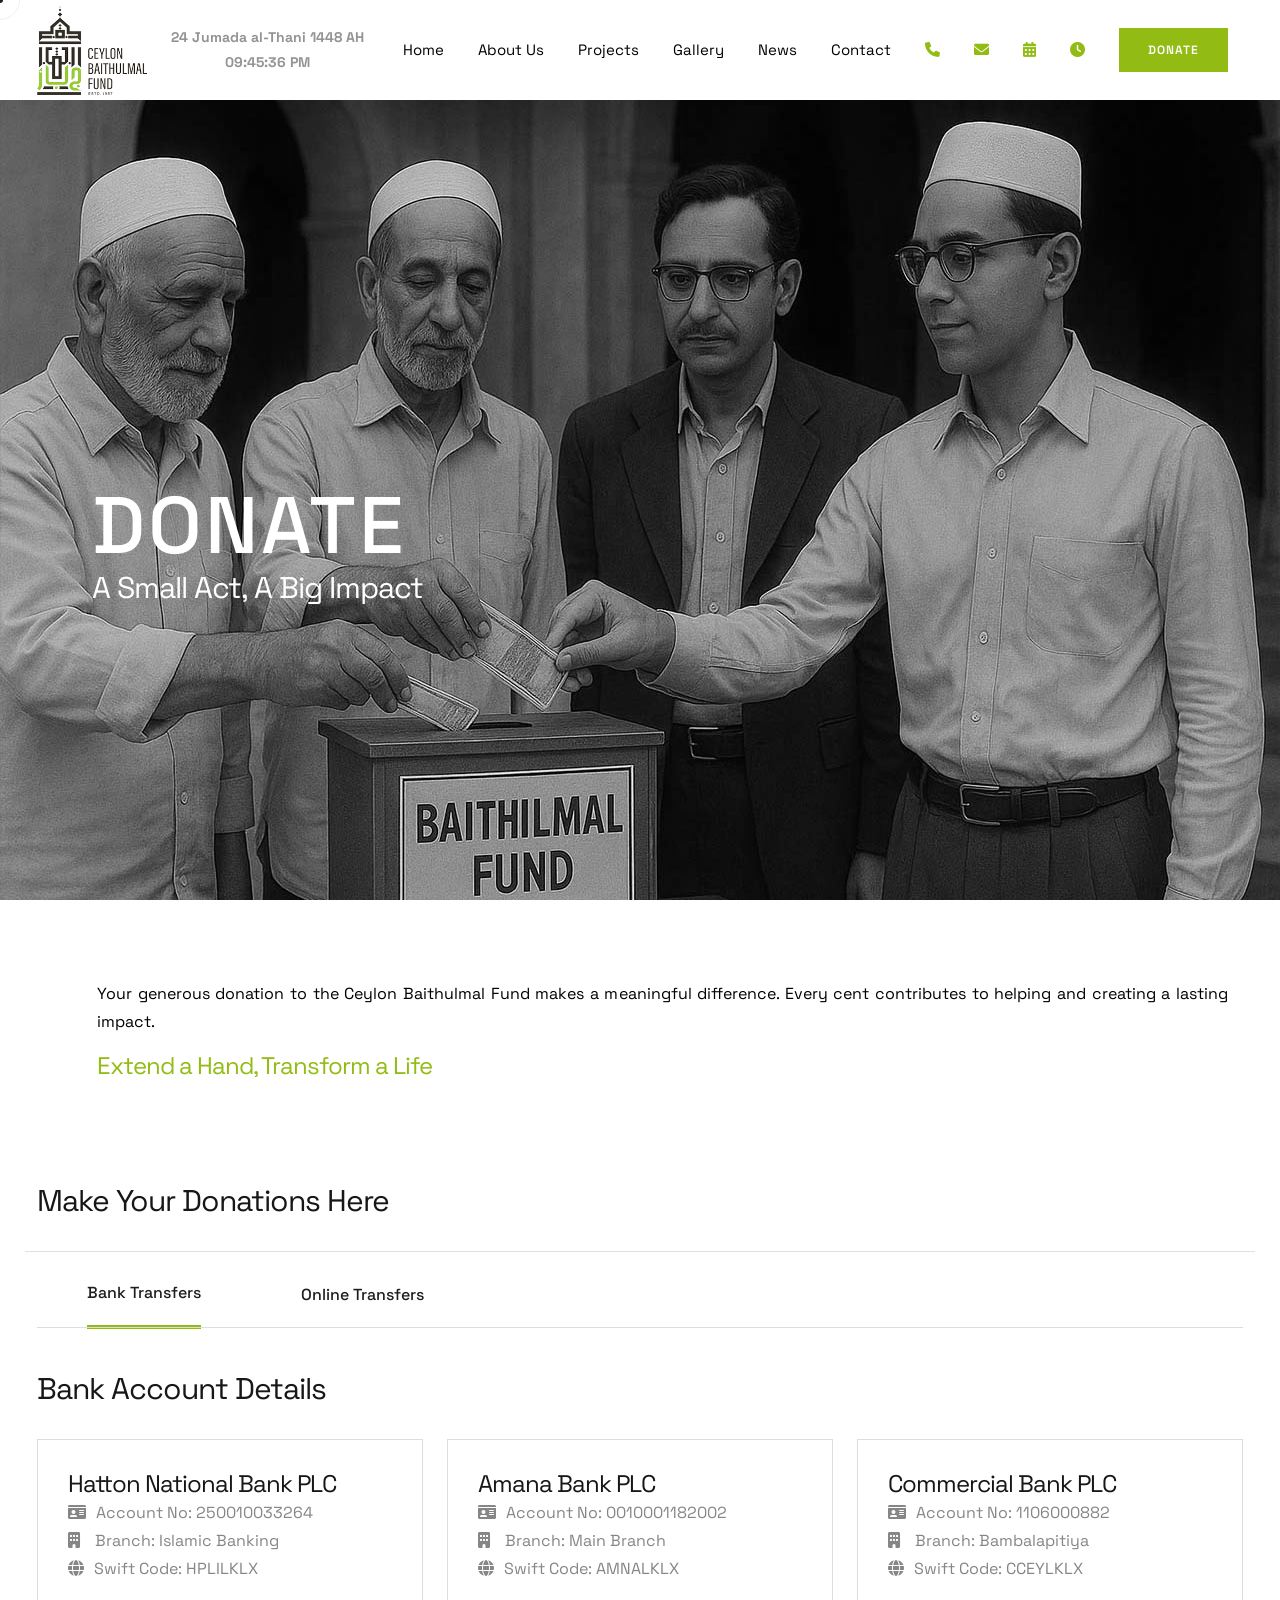
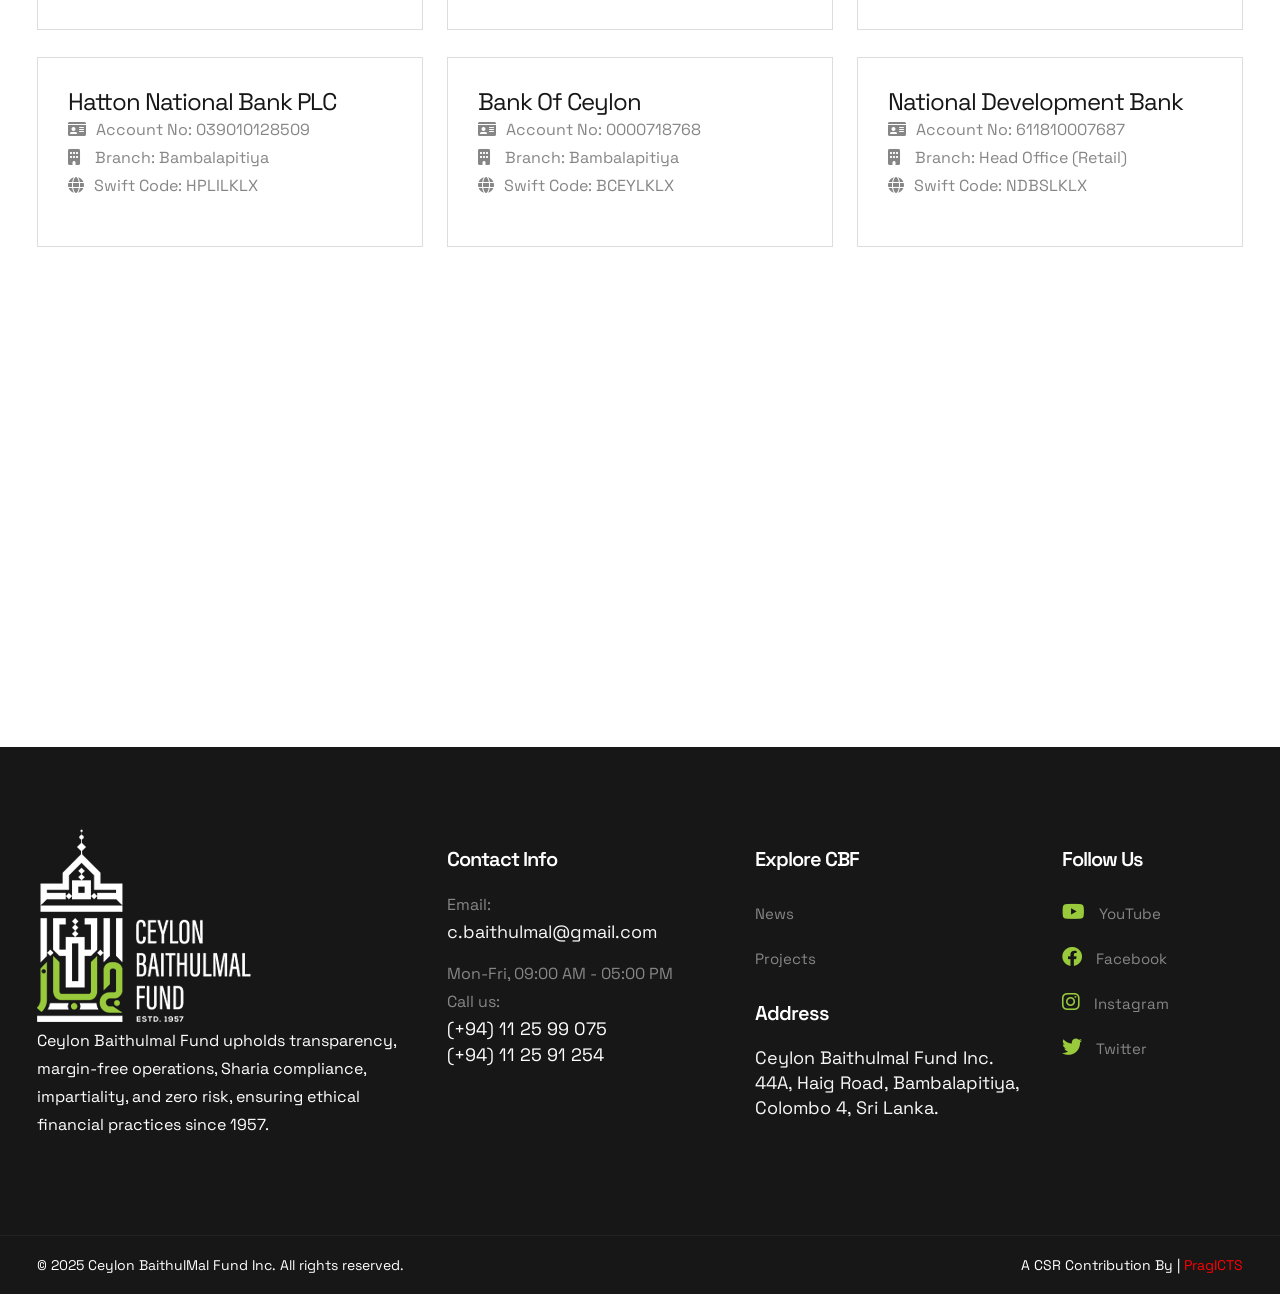
<file: frontend/donate.html>
<!DOCTYPE html>
<html lang="zxx">

<head>
    <meta charset="utf-8">
    <meta http-equiv="X-UA-Compatible" content="IE=edge">
    <meta name="viewport" content="width=device-width, initial-scale=1.0, user-scalable=0">

    <title>Donate | Ceylon BaithulMal Fund</title>
    <meta property="og:title" content="Donate | Ceylon BaithulMal Fund" />
    <meta property="og:image"
        content="https://temp-baithulmal.s3.eu-north-1.amazonaws.com/assets/img/about/baithulmal-logo.png" />
    <meta property="og:type" content="website" />
    <meta property="og:site_name" content="BaithulMal" />
    <meta property="og:locale" content="en_US" />

    <!--Favicon-->
    <link rel="icon" href="assets/img/about/baithulmal-logo.png" type="image/png">

    <!-- Bootstrap CSS -->
    <link href="assets/css/bootstrap.min.css" rel="stylesheet">
    <!-- Line Awesome CSS -->
    <link href="assets/css/line-awesome.min.css" rel="stylesheet">
    <!-- Font Awesome CSS -->
    <link href="assets/css/fontAwesomePro.css" rel="stylesheet">
    <!-- Animate CSS-->
    <link href="assets/css/animate.css" rel="stylesheet">
    <!-- Bar Filler CSS -->
    <link href="assets/css/barfiller.css" rel="stylesheet">
    <!-- Magnific Popup Video -->
    <link href="assets/css/magnific-popup.css" rel="stylesheet">
    <!-- Flaticon CSS -->
    <link href="assets/css/flaticon.css" rel="stylesheet">
    <!-- Owl Carousel CSS -->
    <link href="assets/css/owl.carousel.css" rel="stylesheet">
    <!-- Slick Slider CSS -->
    <link href="assets/css/slick.css" rel="stylesheet">
    <!-- Nice Select  -->
    <link href="assets/css/nice-select.css" rel="stylesheet">
    <!-- Back to Top -->
    <link href="assets/css/backToTop.css" rel="stylesheet">
    <!-- Metis Menu -->
    <link href="assets/css/metismenu.css" rel="stylesheet">
    <!-- Odometer CSS -->
    <link href="assets/css/odometer.min.css" rel="stylesheet">
    <!-- Style CSS -->
    <link href="assets/css/style.css" rel="stylesheet">


    <!-- jquery -->
    <script src="assets/js/jquery-3.6.0.min.js"></script>
</head>

<body>

    <!-- Pre-Loader -->
    <div id="loader"></div>

    <!-- Mouse Cursor  -->
    <div class="mouseCursor cursor-outer"></div>
    <div class="mouseCursor cursor-inner"><span>Drag</span></div>

    <!-- Header Area  -->
    <div class="header-area">
        <div id="header-sticky">
            <div class="navigation">
                <div class="container">
                    <div class="row align-items-center justify-content-center">
                        <div class="col-auto">
                            <div class="logo">
                                <a href="index.html" class="logo">
                                    <img src="assets/img/about/baithulmal-logo.png" alt="logo"
                                        style="height: 90px; width: 110px;">
                                </a>
                            </div>
                        </div>
                        <div class="col-auto d-none d-lg-block text-center">
                            <div class="date-time">
                                <div id="islamic-date" style="font-size: 14px; font-weight: bold;"></div>
                                <div id="current-time" style="font-size: 14px; font-weight: bold;"></div>
                            </div>
                        </div>
                        <div class="col-auto d-none d-lg-block text-lg-end">
                            <div class="main-menu ">
                                <div class="main-menu">
                                    <ul>
                                        <li><a class="navlink scroll-transition" href="index.html">Home</a>
                                        </li>
                                        <li><a class="navlink scroll-transition" href="about-cbf.html">About Us</a>
                                            <ul class="sub-menu">
                                                <li><a href="about-cbf.html">CBF</a></li>
                                                <li><a href="about-zakat.html">Zakat</a></li>
                                                <li><a href="partners.html">Partners</a></li>


                                            </ul>
                                        </li>
                                        <li><a class="navlink scroll-transition" href="projects.html">Projects</a></li>
                                        <li><a class="navlink scroll-transition" href="gallery.html">Gallery</a></li>
                                        <li><a class="navlink scroll-transition" href="news.html">News</a></li>
                                        <li><a class="navlink scroll-transition" href="contact.html">Contact</a></li>
                                        <li style="position: relative;">
                                            <a class="navlink contact-link" href="tel:+94112599075">
                                                <i class="fas fa-phone" style="color: #92BC13;"></i>
                                            </a>
                                            <span class="tooltip">+94 112599075</span>
                                        </li>
                                        <li style="position: relative;">
                                            <a class="navlink email-link" href="mailto:c.baithulmal@gmail.com">
                                                <i class="fas fa-envelope"
                                                    style="margin-right: 0px; color: #92BC13;"></i>
                                            </a>
                                            <span class="tooltip">c.baithulmal@gmail.com</span>
                                        </li>
                                        <li style="position: relative;">
                                            <a class="navlink email-link" href="calender.html">
                                                <i class="fas fa-calendar-alt"
                                                    style="margin-right: 0px; color: #92BC13;"></i>
                                            </a>
                                            <span class="tooltip">Islamic Events</span>
                                        </li>
                                        <li style="position: relative;">
                                            <a class="navlink email-link" href="#">
                                                <i class="fas fa-clock" style="margin-right: 0px; color: #92BC13;"></i>
                                            </a>
                                            <span class="tooltip">Today's Prayer Time</span>
                                        </li>
                                        <!--
                                        <li style="position: relative;">
                                            <a class="navlink email-link" href="calendar.html">
                                                <i class="fas fa-clock" style="margin-right: 0px; color: #92BC13;"></i>
                                            </a>
                                            <span class="tooltip" id="prayer-times-tooltip">Loading...</span>
                                        </li>-->


                                        <li><a class="navlink" href="donate.html" style="
                                            background: #92BC13;
                                            color: #fff;
                                            font-size: 12px;
                                            font-weight: 600;
                                            letter-spacing: 1px;
                                            text-transform: uppercase;
                                            padding: 15px 28px;
                                            border: 1px solid #92BC13;
                                            margin-top: 0px;
                                            margin-bottom: 25px;
                                            text-align: center;">Donate
                                            </a>
                                        </li>
                                    </ul>
                                </div>
                            </div>
                        </div>
                        <!-- Mobile Menu -->
                        <div class="mobile-nav-bar col-6 d-block d-lg-none">
                            <div class="mobile-nav-wrap">
                                <div id="hamburger">
                                    <i class="las la-bars"></i>
                                </div>
                                <!-- mobile menu - responsive menu  -->
                                <div class="mobile-nav">
                                    <button type="button" class="close-nav">
                                        <i class="las la-times-circle"></i>
                                    </button>
                                    <nav class="sidebar-nav">
                                        <ul class="metismenu" id="mobile-menu">
                                            <li><a class="" href="index.html">Home</a>
                                            </li>
                                            <li><a class="has-arrow" href="about-cbf.html">About Us</a>
                                                <ul class="sub-menu">
                                                    <li><a href="about-cbf.html">CBF</a></li>
                                                    <li><a href="about-zakat.html">Zakat</a></li>
                                                    <li><a href="partners.html">Partners</a></li>

                                                </ul>
                                            </li>
                                            <li><a class="" href="projects.html">Projects</a></li>
                                            <li><a class="" href="gallery.html">Gallery</a></li>
                                            <li><a class="" href="news.html">News</a></li>
                                            <li><a href="contact.html">Contact</a></li>
                                            <li style="position: relative;">
                                                <a class="navlink email-link" href="calender.html">
                                                    <i class="fas fa-calendar-alt"
                                                        style="margin-right: 0px; color: #92BC13;"></i>
                                                    Islamic Events
                                                </a>
                                            </li>
                                            <li style="position: relative;">
                                                <a class="navlink email-link" href="#">
                                                    <i class="fas fa-clock"
                                                        style="margin-right: 0px; color: #92BC13;"></i>
                                                    Today's Prayer Time
                                                </a>
                                            </li>
                                        </ul>
                                    </nav>
                                    <div class="action-bar">
                                        <div class="date-time">
                                            <div id="mobile-islamic-date" style="font-size: 14px; font-weight: bold;">
                                            </div>
                                            <div id="mobile-current-time" style="font-size: 14px; font-weight: bold;">
                                            </div>
                                        </div>
                                        <a href="mailto:c.baithulmal@gmail.com"><i
                                                class="las la-envelope"></i>c.baithulmal@gmail.com</a>
                                        <a href="tel:+94112599075"><i class="fal fa-phone"></i>(+94) 11 25 99 075</a>
                                        <a href="tel:+94112591254"><i class="fal fa-phone"></i>(+94) 11 25 91 254</a>
                                        <a href="donate.html" class="theme-btn">Donate</a>
                                    </div>
                                </div>
                            </div>
                        </div>
                    </div>
                </div>
            </div>
        </div>
    </div>

    <script>
        // Function to calculate the Islamic date
        function getIslamicDate() {
            const islamicMonths = [
                "Muharram", "Safar", "Rabi' al-Awwal", "Rabi' al-Thani",
                "Jumada al-Awwal", "Jumada al-Thani", "Rajab", "Sha'ban",
                "Ramadan", "Shawwal", "Dhu al-Qi'dah", "Dhu al-Hijjah"
            ];

            const today = new Date();
            const options = { year: 'numeric', month: 'numeric', day: 'numeric' };
            const formatter = new Intl.DateTimeFormat('en-u-ca-islamic', options);
            const islamicDateString = formatter.format(today);

            // Split and parse the formatted Islamic date
            const [month, day, year] = islamicDateString.split('/');
            const islamicMonthName = islamicMonths[parseInt(month, 10) - 1];

            // ✅ Adjust by -1 so 5 Sept 2025 = 11 Rabi al-Awwal
            const islamicDayName = parseInt(day, 10) - 1;

            return `${islamicDayName} ${islamicMonthName} ${year}`;
        }

        // Function to display the current time
        function getCurrentTime() {
            const now = new Date();
            return now.toLocaleTimeString([], { hour: '2-digit', minute: '2-digit', second: '2-digit' });
        }

        // Update the Islamic date and time
        function updateDateTime() {
            const islamicDate = getIslamicDate();
            const currentTime = getCurrentTime();

            // Update desktop version
            document.getElementById("islamic-date").textContent = islamicDate;
            document.getElementById("current-time").textContent = currentTime;

            // Update mobile version
            document.getElementById("mobile-islamic-date").textContent = islamicDate;
            document.getElementById("mobile-current-time").textContent = currentTime;
        }

        // Initialize and refresh the time every second
        updateDateTime();
        setInterval(updateDateTime, 1000);
    </script>



    <style>
        .logo img {
            height: 95px;
            width: 114px;
            display: block;
            /* Ensure both logos are initially displayed as block elements */
        }


        .date-time {
            display: flex;
            flex-direction: column;
            align-items: center;
            justify-content: center;
        }

        #islamic-date,
        #current-time {
            margin: 0;
            color: #959494;
        }

        .mobile-nav .date-time {
            margin-bottom: 10px;
            display: flex;
            flex-direction: column;
            align-items: flex-start;
        }

        .mobile-nav .date-time div {
            font-size: 14px;
            font-weight: bold;
            color: #999898;
        }
    </style>

    <div id="home-2" class="homepage-slides owl-carousel">
        <div class="single-slide-item d-flex align-items-center" data-background="assets/img/slider/donation.jpg">
            <div class="hero-area-content">
                <div class="container">
                    <div class="row align-items-center">
                        <div class="col-xl-12 col-lg-8 col-md-10 col-sm-8 wow fadeInUp animated" data-wow-delay=".2s">
                            <div class="section-title">
                                <h1 class="text-white">Donate</h1>
                                <h3 class="text-white">A Small Act, A Big Impact</h3>
                            </div>
                            <p class="text-white"></p>
                        </div>
                    </div>
                </div>
            </div>
        </div>
    </div>

    <!--
    <div id="service_page" class="hero-area mt-30">
        <div class="container">
            <div class="row">
                
                <div class="col-xl-5 col-lg-5 col-md-4 col-sm-4 d-none d-sm-block order-2 order-lg-1">
                    <img src="assets/img/about/about-cbf-banner-1.jpg" alt="">
                </div>
                <div class="col-xl-12 col-lg-7 col-md-8 col-sm-8 order-1 order-lg-2">
                    <div class="hero-area-content">
                        <div class="section-title">
                            

                            <h1 class="first_line">A Small Act, A Big Impact </h1>
                            

                            <div class="p-animation">
                                <p style="margin-top: 25px; color: #000;">
                                    Your generous donation to the Ceylon Baithulmal Fund makes a meaningful difference.
                                    Every cent contributes to helping and creating a lasting impact.
                                </p>
                            </div>
                        </div>
                    </div>
                    <div class="row align-items-end">
                        <div class="col-xl-5 col-lg-5 col-md-6">
                            <img src="assets/img/about/about-cbf-banner-2.jpg" alt="">
                        </div>
                        <div class="col-xl-7 col-lg-7 col-md-6 d-none d-md-block text-end">
                            <div class="section-title mb-350 mt-0">
                                
                                <h4 style="color: #92BC13;">Be the Light in Someone's Life </h4>
                            </div>
                        </div>
                    </div>
                </div>
            </div>

        </div>
    </div>-->
    <br><br>
    <!-- About Area  -->
    <div class="about-section section-padding pt-0 pb-0">
        <div class="container">
            <div class="row align-items-center">
                <div class="col-xl-12 col-lg-6">
                    <div class="about-content-wrapper wow fadeInUp animated" data-wow-delay=".2s"
                        style="animation-duration: 1.5s;">
                        <p>Your generous donation to the Ceylon Baithulmal Fund makes a meaningful difference.
                            Every cent contributes to helping and creating a lasting impact.</p>
                        <h4 style="color: #92BC13; margin-bottom: 0px;">Extend a Hand, Transform a Life</h4>
                    </div>
                </div>
            </div>
        </div>
    </div>

    <!--
    <div id="process-2" class="process-section bg-cover section-padding pt-150 pb-100">
        <div class="container">
            <div class="row">
                <div class="col-xl-12 col-lg-4">
                    <div class="section-title text-up">
                        <h3>BANK ACCOUNT DETAILS</h3>
                    </div>
                </div>
                <div class="col-xl-3 col-lg-3"></div>
                
            </div>
            <div class="row gx-0 mt-30">
                <div class="col-xl-4 col-lg-4 wow fadeInUp animated" data-wow-delay="200ms">
                    <div class="single-process-item">
                        <div class="process-num">
                        </div>
                        <h4>Hatton National Bank PLC</h4>
                        <p>
                            <i class="fa fa-id-card" aria-hidden="true" style="margin-right: 10px;"></i>Account No: 250010033264<br>
                            <i class="fa fa-building" aria-hidden="true" style="margin-right: 15px;"></i>Branch: Islamic Banking <br>
                            <i class="fa fa-globe" aria-hidden="true" style="margin-right: 10px;"></i>Swift Code: HPLILKLX

                        </p>
                    </div>
                </div>
                <div class="col-xl-4 col-lg-4 offset-xl-0 offset-lg-0 wow fadeInUp animated" data-wow-delay="400ms">
                    <div class="single-process-item">
                        <div class="process-num">
                        </div>
                        <h4>Amana Bank PLC</h4>
                        <p>
                            <i class="fa fa-id-card" aria-hidden="true" style="margin-right: 10px;"></i>Account No: 0010001182002<br>
                            <i class="fa fa-building" aria-hidden="true" style="margin-right: 15px;"></i>Branch: Main Branch <br>
                            <i class="fa fa-globe" aria-hidden="true" style="margin-right: 10px;"></i>Swift Code: AMNALKLX
                        </p>
                    </div>
                </div>
                <div class="col-xl-4 col-lg-4 wow fadeInUp animated" data-wow-delay="600ms">
                    <div class="single-process-item">
                        <div class="process-num">
                        </div>
                        <h4>Commercial Bank PLC</h4>
                        <p>
                            <i class="fa fa-id-card" aria-hidden="true" style="margin-right: 10px;"></i>Account No: 1106000882<br>
                            <i class="fa fa-building" aria-hidden="true" style="margin-right: 15px;"></i>Branch: Bambalapitiya <br>
                            <i class="fa fa-globe" aria-hidden="true" style="margin-right: 10px;"></i>Swift Code: CCEYLKLX
                        </p>
                    </div>
                </div>
            </div>
            <div class="row gx-0">
                <div class="col-xl-4 col-lg-4 wow fadeInUp animated" data-wow-delay="200ms">
                    <div class="single-process-item">
                        <div class="process-num">
                        </div>
                        <h4>Hatton National Bank PLC</h4>
                        <p>
                            <i class="fa fa-id-card" aria-hidden="true" style="margin-right: 10px;"></i>Account No: 039010128509<br>
                            <i class="fa fa-building" aria-hidden="true" style="margin-right: 15px;"></i>Branch: Bambalapitiya <br>
                            <i class="fa fa-globe" aria-hidden="true" style="margin-right: 10px;"></i>Swift Code: HPLILKLX
                        </p>
                    </div>
                </div>
                <div class="col-xl-4 col-lg-4 wow fadeInUp animated" data-wow-delay="400ms">
                    <div class="single-process-item">
                        <div class="process-num">
                        </div>
                        <h4>Bank Of Ceylon</h4>
                        <p>
                            <i class="fa fa-id-card" aria-hidden="true" style="margin-right: 10px;"></i>Account No: 0000718768<br>
                            <i class="fa fa-building" aria-hidden="true" style="margin-right: 15px;"></i>Branch: Bambalapitiya <br>
                            <i class="fa fa-globe" aria-hidden="true" style="margin-right: 10px;"></i>Swift Code: BCEYLKLX
                        </p>
                    </div>
                </div>
                <div class="col-xl-4 col-lg-4 wow fadeInUp animated" data-wow-delay="400ms">
                    <div class="single-process-item">
                        <div class="process-num">
                        </div>
                        <h4>National Development Bank</h4>
                        <p>
                            <i class="fa fa-id-card" aria-hidden="true" style="margin-right: 10px;"></i>Account No: 611810007687<br>
                            <i class="fa fa-building" aria-hidden="true" style="margin-right: 15px;"></i>Branch: Head Office (Retail) <br>
                            <i class="fa fa-globe" aria-hidden="true" style="margin-right: 10px;"></i>Swift Code: NDBSLKLX
                        </p>
                    </div>
                </div>
            </div>
        </div>
    </div>-->

    <style>
        .initiative-grid {
            display: grid;
            grid-template-columns: 1fr 1fr;
            /* Two columns */
            gap: 10px 20px;
            /* Adjusts spacing between rows and columns */
        }

        .initiative-grid div {
            display: flex;
            align-items: center;
            /* Align checkbox and label vertically */
        }

        .initiative-grid input[type="checkbox"] {
            margin-right: 8px;
            /* Adds spacing between the checkbox and label */
        }

        .initiative-grid label {
            font-size: 16px;
            /* Makes text readable */
            cursor: pointer;
            /* Changes the cursor to a pointer for better usability */
        }
    </style>

    <!--
    <div class="contact-section section-padding pt-0">
        <div class="container">
            <div class="row mt-60">
                <div class="col-xl-12 offset-lg-1 col-lg-6">
                    <div class="subimit-form-wrap">
                        <div class="section-title">
                            <h3 style="color: #92BC13;">Extend a Hand, Transform a Life</h3>
                        </div>
                        <form action="your-payment-endpoint" method="POST">

                            <h5>Select the initiative(s) to participate:</h5>
                            <div class="initiative-grid">
                                <label><input type="checkbox" name="initiative" value="Housing"> Housing</label>
                                <label><input type="checkbox" name="initiative" value="Electricity"> Electricity (Household)</label>
                                <label><input type="checkbox" name="initiative" value="Water"> Water (Community Wells)</label>
                                <label><input type="checkbox" name="initiative" value="Education">Education</label>
                                <label><input type="checkbox" name="initiative" value="Self Employment"> Self Employment</label>
                            </div>



                            <h5>Type:</h5>
                            <label><input type="radio" name="type" value="Zakat" required> Zakat</label><br>
                            <label><input type="radio" name="type" value="General"> General</label><br>


                            <h5>Contribution Amount (in USD):</h5>
                            <input type="number" name="amount" placeholder="Enter amount" required><br>


                            <h5>Mandatory Details:</h5>

                            <select name="title" required>
                                <option value="Mr.">Mr.</option>
                                <option value="Mrs.">Mrs.</option>
                                <option value="Miss">Miss</option>
                            </select>
                            <input type="text" name="full_name" placeholder="Enter your name" required><br>

                            <input type="text" name="country" placeholder="Enter your country" required><br>

                            <input type="email" name="email" placeholder="Enter your email" required><br>

                            <input type="tel" name="phone" placeholder="Enter your phone number" required><br>


                            <h5>Specific Instructions (Optional):</h5>
                            <textarea name="instructions" placeholder="Enter any specific instructions"
                                rows="4"></textarea><br>


                            <input type="submit" value="Pay" style="background-color: #92BC13;">
                        </form>

                    </div>
                </div>
            </div>
        </div>
    </div>
-->



    <!-- Team Section  -->
    <style>
        @media (max-width: 768px) {
            .single-process-item {
                margin-top: 20px;
            }
        }

        @media (min-width: 769px) {

            /* Target screens larger than 768px */
            .desktop-margin {
                margin-top: 27px;
            }
        }
    </style>


    <!-- Project Section  -->
    <div id="project-2" class="project-section section-padding pt-100 pb-100">
        <div class="container">
            <div class="row justify-content-center border-bottom">
                <div class="col-xl-12">
                    <div class="section-title text-up">

                        <h3>Make Your Donations Here</h3>
                    </div>
                </div>
            </div>
            <div class="row">
                <nav>
                    <div class="nav project-list" role="tablist">
                        <button class="nav-link active" id="bank-tab" data-bs-toggle="tab" data-bs-target="#bank"
                            type="button" role="tab" aria-controls="bank" aria-selected="false"
                            style="margin-left: 50px;">Bank Transfers</button>
                        <button class="nav-link" id="direct-tab" data-bs-toggle="tab" data-bs-target="#direct"
                            type="button" role="tab" aria-controls="direct" aria-selected="false"
                            style="margin-left: 50px;">Online Transfers</button>
                    </div>
                </nav>
                <div class="tab-content" id="nav-tabContent">
                    <div class="tab-pane fade show active" id="bank" role="tabpanel" aria-labelledby="bank-tab"
                        tabindex="0">
                        <div class="row">
                            <div class="section-title">
                                <h3>Bank Account Details</h3>
                            </div>
                            <div class="col-xl-4 col-lg-4 wow fadeInUp animated" data-wow-delay="200ms">
                                <div class="single-process-item">
                                    <div class="process-num">
                                    </div>
                                    <h4>Hatton National Bank PLC</h4>
                                    <p>
                                        <i class="fa fa-id-card" aria-hidden="true"
                                            style="margin-right: 10px;"></i>Account No: 250010033264<br>
                                        <i class="fa fa-building" aria-hidden="true"
                                            style="margin-right: 15px;"></i>Branch: Islamic Banking <br>
                                        <i class="fa fa-globe" aria-hidden="true" style="margin-right: 10px;"></i>Swift
                                        Code: HPLILKLX

                                    </p>
                                </div>
                            </div>
                            <div class="col-xl-4 col-lg-4 offset-xl-0 offset-lg-0 wow fadeInUp animated"
                                data-wow-delay="400ms">
                                <div class="single-process-item">
                                    <div class="process-num">
                                    </div>
                                    <h4>Amana Bank PLC</h4>
                                    <p>
                                        <i class="fa fa-id-card" aria-hidden="true"
                                            style="margin-right: 10px;"></i>Account No: 0010001182002<br>
                                        <i class="fa fa-building" aria-hidden="true"
                                            style="margin-right: 15px;"></i>Branch: Main Branch <br>
                                        <i class="fa fa-globe" aria-hidden="true" style="margin-right: 10px;"></i>Swift
                                        Code: AMNALKLX
                                    </p>
                                </div>
                            </div>
                            <div class="col-xl-4 col-lg-4 wow fadeInUp animated" data-wow-delay="600ms">
                                <div class="single-process-item">
                                    <div class="process-num">
                                    </div>
                                    <h4>Commercial Bank PLC</h4>
                                    <p>
                                        <i class="fa fa-id-card" aria-hidden="true"
                                            style="margin-right: 10px;"></i>Account No: 1106000882<br>
                                        <i class="fa fa-building" aria-hidden="true"
                                            style="margin-right: 15px;"></i>Branch: Bambalapitiya <br>
                                        <i class="fa fa-globe" aria-hidden="true" style="margin-right: 10px;"></i>Swift
                                        Code: CCEYLKLX
                                    </p>
                                </div>
                            </div>
                        </div>
                        <div class="row desktop-margin">
                            <div class="col-xl-4 col-lg-4 wow fadeInUp animated" data-wow-delay="200ms">
                                <div class="single-process-item">
                                    <div class="process-num">
                                    </div>
                                    <h4>Hatton National Bank PLC</h4>
                                    <p>
                                        <i class="fa fa-id-card" aria-hidden="true"
                                            style="margin-right: 10px;"></i>Account No: 039010128509<br>
                                        <i class="fa fa-building" aria-hidden="true"
                                            style="margin-right: 15px;"></i>Branch: Bambalapitiya <br>
                                        <i class="fa fa-globe" aria-hidden="true" style="margin-right: 10px;"></i>Swift
                                        Code: HPLILKLX
                                    </p>
                                </div>
                            </div>
                            <div class="col-xl-4 col-lg-4 wow fadeInUp animated" data-wow-delay="400ms">
                                <div class="single-process-item">
                                    <div class="process-num">
                                    </div>
                                    <h4>Bank Of Ceylon</h4>
                                    <p>
                                        <i class="fa fa-id-card" aria-hidden="true"
                                            style="margin-right: 10px;"></i>Account No: 0000718768<br>
                                        <i class="fa fa-building" aria-hidden="true"
                                            style="margin-right: 15px;"></i>Branch: Bambalapitiya <br>
                                        <i class="fa fa-globe" aria-hidden="true" style="margin-right: 10px;"></i>Swift
                                        Code: BCEYLKLX
                                    </p>
                                </div>
                            </div>
                            <div class="col-xl-4 col-lg-4 wow fadeInUp animated" data-wow-delay="400ms">
                                <div class="single-process-item">
                                    <div class="process-num">
                                    </div>
                                    <h4>National Development Bank</h4>
                                    <p>
                                        <i class="fa fa-id-card" aria-hidden="true"
                                            style="margin-right: 10px;"></i>Account No: 611810007687<br>
                                        <i class="fa fa-building" aria-hidden="true"
                                            style="margin-right: 15px;"></i>Branch: Head Office (Retail) <br>
                                        <i class="fa fa-globe" aria-hidden="true" style="margin-right: 10px;"></i>Swift
                                        Code: NDBSLKLX
                                    </p>
                                </div>
                            </div>
                        </div>
                    </div>
                    <div class="tab-pane fade" id="direct" role="tabpanel" aria-labelledby="direct-tab" tabindex="0">
                        <!--<div class="row">

                            <div class="col-xl-4 col-lg-4 col-md-4 col-12">
                                <h4>Await Release...</h4>
                            </div>
                        </div>-->

                        <div class="contact-section section-padding pt-0">
                            <div class="container">
                                <div class="row mt-60">
                                    <div class="col-xl-12 offset-lg-1 col-lg-6">
                                        <div class="subimit-form-wrap">
                                            <div class="section-title">
                                                <h4>Online Transfers</h4>
                                            </div>

                                            
                                             
                                            <!-- Form for online donations 
                                            <form action="http://127.0.0.1:8000/api/create-donation" method="POST">
                                                  
                                                <h5>Donor Details:</h5>

                                                <input type="text" name="name" placeholder="Enter your name"
                                                    required><br>
                                                <input type="tel" name="contact" placeholder="Enter your phone number"
                                                    required><br>
                                                <input type="email" name="email" placeholder="Enter your email"
                                                    required><br>
                                                <h5>Country:</h5>
                                                <select name="country" required>
                                                    <option value="" disabled selected>Select your country</option>
                                                    <option value="Sri Lanka">Sri Lanka</option>
                                                    <option value="Afghanistan">Afghanistan</option>
                                                    <option value="Albania">Albania</option>
                                                    <option value="Algeria">Algeria</option>
                                                    <option value="Australia">Australia</option>
                                                    <option value="Bangladesh">Bangladesh</option>
                                                    <option value="Canada">Canada</option>
                                                    <option value="India">India</option>
                                                    <option value="Japan">Japan</option>
                                                    <option value="United Kingdom">United Kingdom</option>
                                                    <option value="United States">United States</option>
                                                </select><br><br><br>

                                                <h5>Donation Options:</h5>
                                                <select name="donation_option" class="donation-dropdown">
                                                    <option value="">-- Select an option --</option>
                                                    <option value="Zakath">Zakath</option>
                                                    <option value="Sadaqah/Lillah">Sadaqah/Lillah</option>
                                                    <option value="Other">Other</option>
                                                </select><br><br><br>

                                    

                                                <h5>Donate to:</h5>
                                                <select name="donate_to" class="donate-dropdown">
                                                    <option value="Baithulmal Fund" selected>Baithulmal Fund</option>
                                                    <option value="Education">Education</option>
                                                    <option value="Self Employment">Self Employment</option>
                                                    <option value="General Relief (Medical/Widow)">General Relief
                                                        (Medical/Widow)</option>
                                                    <option value="Community Wells">Community Wells</option>
                                                </select><br><br><br>


                                                <h5>Amount (USD) <span style="color:red">*</span></h5>

                                                <div class="amount-row">
                                                    <label><input type="radio" name="amount" value="50" required> USD
                                                        50</label>
                                                    <label style="margin-right: 20px;"><input type="radio" name="amount" value="100"> USD
                                                        100</label>
                                                    <label style="margin-right: 30px;"><input type="radio" name="amount" value="250"> USD
                                                        250</label>
                                                    <label>
                                                        <input type="radio" name="amount" value="other"
                                                            id="otherAmountRadio"> Other
                                                    </label>
                                                </div>

                                                <div id="otherAmountField" style="display:none; margin-top:10px;">
                                                    <input type="number" name="other_amount"
                                                        placeholder="Enter amount (USD)" min="1">
                                                </div>


                                                <style>
                                                    .amount-row {
                                                        display: flex;
                                                        gap: 45px;
                                                        /* space between items */
                                                        flex-wrap: wrap;
                                                        /* allows wrapping on small screens */
                                                        align-items: center;
                                                        margin-bottom: 10px;
                                                    }

                                                    .amount-row label {
                                                        white-space: nowrap;
                                                    }
                                                </style>

                                                <script>
                                                    const otherRadio = document.getElementById('otherAmountRadio');
                                                    const otherField = document.getElementById('otherAmountField');

                                                    // Show/hide input box when "Other" is selected
                                                    const radios = document.querySelectorAll('input[name="amount"]');
                                                    radios.forEach(radio => {
                                                        radio.addEventListener('change', function () {
                                                            if (otherRadio.checked) {
                                                                otherField.style.display = 'block';
                                                            } else {
                                                                otherField.style.display = 'none';
                                                            }
                                                        });
                                                    });
                                                </script>




                                                <h5>Specific Instructions (Optional):</h5>
                                                <textarea name="instructions"
                                                    placeholder="Enter any specific instructions"
                                                    rows="4"></textarea><br>


                                                <input type="submit" value="Pay" style="background-color: #92BC13;">
                                            </form> -->

                                            <form id="donationForm">
        <div class="form-group">
            <input type="text" name="first_name" required placeholder=" ">
            <label>First Name</label>
        </div>
        <div class="form-group">
            <input type="text" name="last_name" required placeholder=" ">
            <label>Last Name</label>
        </div>
        <div class="form-group">
            <input type="email" name="email" required placeholder=" ">
            <label>Email</label>
        </div>
        <div class="form-group">
            <input type="text" name="phone" required placeholder=" ">
            <label>Phone Number (+94XXXXXXXXX)</label>
        </div>
        <div class="form-group">
            <input type="text" name="address_line_one" required placeholder=" ">
            <label>Address Line 1</label>
        </div>
        <div class="form-group">
            <input type="text" name="address_line_two" placeholder=" ">
            <label>Address Line 2 (optional)</label>
        </div>
        <div class="form-group">
            <input type="text" name="city" placeholder=" ">
            <label>City</label>
        </div>
        <div class="form-group">
            <input type="text" name="state" placeholder=" ">
            <label>State</label>
        </div>
        <div class="form-group">
            <input type="text" name="postal_code" placeholder=" ">
            <label>Postal Code</label>
        </div>
        <div class="form-group">
            <select name="country" required>
                <option value="">Select Country</option>
                <option>Sri Lanka</option>
                <option>Saudi Arabia</option>
                <option>UAE</option>
                <option>UK</option>
                <option>USA</option>
            </select>
        </div>
        <div class="form-group">
            <select name="amount" required>
                <option value="">Select Amount</option>
                <option value="50">LKR 50</option>
                <option value="100">LKR 100</option>
                <option value="250">LKR 250</option>
                <option value="500">LKR 500</option>
            </select>
        </div>
        <div class="form-group">
            <textarea name="message" placeholder="Special Instructions (optional)"></textarea>
        </div>
        <button type="submit">Proceed to Pay</button>
    </form>

 <form id="webxpayForm" method="POST" style="display:none;"></form>

<script src="assets/js/donate.js"></script>
                                        </div>
                                    </div>
                                </div>
                            </div>
                        </div>

                    </div>
                </div>
            </div>
        </div>
    </div>
    

    <div id="event-strip" style="
    width: 100%;
    background: #92BC13;
    color: #fff;
    font-weight: bold;
    text-align: center;
    padding: 12px;
    font-size: 16px;
    display: none;">
    </div>
    <!-- Blog Section -->
    <div style="width: 100%; height: 400px;">
        <iframe
            src="https://www.google.com/maps/embed?pb=!1m18!1m12!1m3!1d3960.9946776559655!2d79.8545049!3d6.891238899999999!2m3!1f0!2f0!3f0!3m2!1i1024!2i768!4f13.1!3m3!1m2!1s0x3ae25bf1dd5d1201%3A0xf3d3bba79bad1e0a!2sCeylon%20Baithulmal%20Fund!5e0!3m2!1sen!2slk!4v1756868335403!5m2!1sen!2slk"
            width="100%" height="100%" style="border:0;" allowfullscreen="" loading="lazy"
            referrerpolicy="no-referrer-when-downgrade">
        </iframe>
    </div>
    <!-- Footer Area -->
    <footer class="footer-area">
        <div class="container">
            <div class="footer-up">
                <div class="row gy-5">
                    <div class="col-lg-4 col-md-6 col-sm-12">
                        <img src="assets/img/about/white-logo.png" />
                        <p style="color: white;">
                            Ceylon Baithulmal Fund upholds transparency, margin-free operations, Sharia compliance,
                            impartiality, and zero risk,
                            ensuring ethical financial practices since 1957.
                        </p>
                    </div>
                    <div class="col-lg-3 col-md-6">
                        <h5>Contact Info</h5>
                        <div class="company-email">
                            <p>Email:</p>
                            <a href="mailto:c.baithulmal@gmail.com">c.baithulmal@gmail.com</a>
                        </div>
                        <div class="phone-number">
                            <p>Mon-Fri, 09:00 AM - 05:00 PM</p>
                            <p>Call us:</p>
                            <a href="tel:+94112599075">(+94) 11 25 99 075</a><br>
                            <a href="tel:+94112591254">(+94) 11 25 91 254</a>
                        </div>
                    </div>
                    <div class="col-lg-3 col-md-6 com-sm-12">
                        <h5>Explore CBF</h5>
                        <ul>
                            <li>
                                <a href="news.html">News</a>
                                <a href="projects.html">Projects</a>
                                <!--<a href="partners.html">Partners</a>-->
                            </li>
                        </ul>
                        <div class="company-email">
                            <h5>Address</h5>
                            <a href="https://maps.app.goo.gl/gEYLd5BaCj9ze23B8">Ceylon Baithulmal Fund Inc.<br> 44A,
                                Haig Road, Bambalapitiya, Colombo 4, Sri Lanka.</a>
                        </div>
                    </div>
                    <div class="col-lg-2 col-md-6 col-sm-12">
                        <h5>Follow Us</h5>
                        <ul>
                            <li>
                                <div class="social-area">
                                    <a href="https://www.youtube.com/@ceylonbaithulmalfund" target="_blank"><i
                                            class="fab fa-youtube"></i> YouTube</a>
                                    <a href="https://web.facebook.com/ceylonbaithulmal" target="_blank"><i
                                            class="fab fa-facebook"></i> Facebook</a>
                                    <a href="https://www.instagram.com/ceylonbaithulmal/" target="_blank"><i
                                            class="fab fa-instagram"></i> Instagram</a>
                                    <a href="https://x.com/baithulmalfund" target="_blank"><i
                                            class="fab fa-twitter"></i> Twitter</a>
                                </div>
                            </li>
                        </ul>
                    </div>

                </div>
            </div>
        </div>
    </footer>



    <!-- Footer Bottom Area -->

    <div class="footer-bottom">
        <div class="container">
            <div class="row justify-content-center align-items-center justify-content-center">
                <div class="col-lg-6 col-md-6 col-sm-12">
                    <p class="copyright-line">© 2025 Ceylon BaithulMal Fund Inc. All rights reserved.</p>
                </div>
                <div class="col-lg-6 col-md-6 col-xs-12 text-md-end">
                    <p class="privacy">A CSR Contribution By | <a href="https://www.pragicts.com/"
                            style="color: red; font-size: 14px;">PragICTS</a></p>
                </div>
            </div>
        </div>
    </div>

    <!-- back to top start -->
    <div class="progress-wrap">
        <svg class="progress-circle svg-content" width="100%" height="100%" viewBox="-1 -1 102 102">
            <path d="M50,1 a49,49 0 0,1 0,98 a49,49 0 0,1 0,-98" />
        </svg>
    </div>

    <!-- Popper JS -->
    <script src="assets/js/popper.min.js"></script>
    <!-- Bootstrap JS -->
    <script src="assets/js/bootstrap.min.js"></script>
    <!-- Wow JS -->
    <script src="assets/js/wow.min.js"></script>
    <!-- Pure Counter JS -->
    <script src="assets/js/pure-counter.js"></script>
    <!-- Owl Carousel JS -->
    <script src="assets/js/owl.carousel.min.js"></script>
    <!-- Slick Slider JS -->
    <script src="assets/js/slick.min.js"></script>
    <!-- Magnific Popup JS -->
    <script src="assets/js/magnific-popup.min.js"></script>
    <!-- Isotope JS -->
    <script src="assets/js/isotope-3.0.6-min.js"></script>
    <!-- Nice Select JS -->
    <script src="assets/js/jquery.nice-select.min.js"></script>
    <!-- Back To Top JS -->
    <script src="assets/js/backToTop.js"></script>
    <!-- Metis Menu JS -->
    <script src="assets/js/metismenu.js"></script>
    <!-- Progress Bar JS -->
    <script src="assets/js/jquery.barfiller.js"></script>
    <!-- Appear JS -->
    <script src="assets/js/jquery.appear.min.js"></script>
    <!-- Odometer JS -->
    <script src="assets/js/odometer.min.js"></script>
    <!-- Main JS -->
    <script src="assets/js/main.js"></script>

    <!-- Developer Info Box -->
    <div id="developer-info"
        style="display: none; position: fixed; top: 50%; left: 50%; transform: translate(-50%, -50%); max-width: 600px; background-color: #fefefe; padding: 20px; border-radius: 8px; box-shadow: 0 4px 8px rgba(0, 0, 0, 0.2); z-index: 1000; text-align: center;">

        <!-- Image added on top -->
        <img src="assets/img/project/pragicts-logo-1000X1000.png" alt="Developer Logo"
            style="max-width: 10%; height: auto; margin-bottom: 15px; border-radius: 50%;">

        <h3 style="color: #333; margin-bottom: 15px; font-size: 18px;"><strong>WEBSITE DEVELOPMENT SCORECARD</strong>
        </h3>
        <p style="color: #555; font-size: 16px; margin: 5px 0;">Client: Ceylon BaithulMal Fund</p>
        <p style="color: #555; font-size: 16px; margin: 5px 0;">Project Type: Website Development</p>
        <p style="color: #555; font-size: 16px; margin: 5px 0;">Project Reference ID : PRAG-SE-WD-BAITHULMAL-01/2025</p>
        <a style="color: #555; font-size: 16px; margin: 5px 0;" href="https://baithulmal.lk/" target="_blank">Domain:
            https://baithulmal.lk/</a>
        <p style="color: #555; font-size: 16px; margin: 5px 0;">Date: 13/01/2025</p>
        <p style="color: #555; font-size: 16px; margin: 5px 0;">Developer: Miss Fathima Minzah</p>
        <p style="color: #555; font-size: 16px; margin: 5px 0;">Assigned by: Rizvi Latiff</p>
        <p style="color: #555; font-size: 16px; margin: 5px 0;">Technology Stack: HTML, JAVA Scripting, Open Graph &
            Onpage SEO</p>
        <br><br>
        <button onclick="document.getElementById('developer-info').style.display='none'"
            style="position: absolute; bottom: 10px; right: 270px; background: rgb(210, 21, 21); color: white; border: none; border-radius: 4px; padding: 5px 10px; cursor: pointer;">Close</button>

    </div>

    <!-- JavaScript for Alt+P Shortcut -->
    <script>
        document.addEventListener("keydown", function (event) {
            if ((event.altKey || event.ctrlKey) && event.key === "p") { // Checks if Alt+P or Ctrl+P is pressed
                const devInfo = document.getElementById("developer-info");
                if (devInfo.style.display === "none") {
                    devInfo.style.display = "block"; // Show developer info
                } else {
                    devInfo.style.display = "none";  // Hide developer info
                }
            }
        });

    </script>









    <!-- Prayer Times Popup -->
    <div id="prayer-popup"
        style="display: none; position: fixed; top: 0; left: 0; width: 100%; height: 100%; background: rgba(0,0,0,0.6); z-index: 2000; align-items: center; justify-content: center;">
        <div
            style="background: #fff; padding: 20px; border-radius: 10px; width: 400px; max-width: 90%; text-align: center; position: relative;">
            <h3 style="margin-bottom: 15px; color:#92BC13;">Select Country and City</h3>
            <select id="country-select">
                <option value="">-- Choose Country --</option>
            </select>
            <select id="city-select" style="display: none;">
                <option value="">-- Choose City --</option>
            </select>
            <div id="prayer-results" style="text-align:center; margin-top: 15px; display:none;">
                <h5>Prayer Times:</h5>
                <table id="prayer-table" style="width:100%; border-collapse: collapse;">
                    <thead>
                        <tr>
                            <th style="border: 1px solid #ccc; padding: 8px;">Prayer</th>
                            <th style="border: 1px solid #ccc; padding: 8px;">Time</th>
                        </tr>
                    </thead>
                    <tbody></tbody>
                </table>
            </div>
            <button onclick="closePrayerPopup()"
                style="margin-top:20px; background: #92BC13; color: #fff; padding: 8px 15px; border: none; border-radius: 5px; cursor: pointer;">Close</button>
        </div>
    </div>

    <script>
        const countrySelect = document.getElementById("country-select");
        const citySelect = document.getElementById("city-select");
        const prayerTableBody = document.querySelector("#prayer-table tbody");
        const prayerResults = document.getElementById("prayer-results");

        async function fetchCountries() {
            try {
                const response = await fetch('https://countriesnow.space/api/v0.1/countries');
                const data = await response.json();
                const countries = data.data;

                countries.forEach(country => {
                    const option = document.createElement("option");
                    option.value = country.country;
                    option.textContent = country.country;
                    countrySelect.appendChild(option);
                });
            } catch (error) {
                console.error("Error fetching countries:", error);
            }
        }

        async function fetchCities(country) {
            try {
                const response = await fetch(`https://countriesnow.space/api/v0.1/countries/cities`, {
                    method: 'POST',
                    headers: { 'Content-Type': 'application/json' },
                    body: JSON.stringify({ country })
                });
                const data = await response.json();
                let cities = data.data;
                cities.sort((a, b) => a.localeCompare(b));

                citySelect.innerHTML = '<option value="">-- Choose City --</option>';
                cities.forEach(city => {
                    const option = document.createElement("option");
                    option.value = city;
                    option.textContent = city;
                    citySelect.appendChild(option);
                });
                citySelect.style.display = 'inline-block';
            } catch (error) {
                console.error("Error fetching cities:", error);
            }
        }

        async function fetchPrayerTimes(city, country) {
            const today = new Date();
            const currentDate = today.toISOString().split('T')[0];

            const apiUrl = `https://api.aladhan.com/v1/timingsByAddress/${currentDate}?address=${encodeURIComponent(city + ',' + country)}&method=1`;

            try {
                const response = await fetch(apiUrl);
                const data = await response.json();

                if (data.code === 200) {
                    const timings = data.data.timings;
                    prayerTableBody.innerHTML = '';

                    const selectedPrayers = ["Fajr", "Sunrise", "Dhuhr", "Asr", "Sunset", "Maghrib", "Isha"];
                    selectedPrayers.forEach(prayer => {
                        const tr = document.createElement("tr");
                        const tdPrayer = document.createElement("td");
                        tdPrayer.textContent = prayer;
                        tdPrayer.style.border = "1px solid #ccc";
                        tdPrayer.style.padding = "8px";
                        const tdTime = document.createElement("td");
                        tdTime.textContent = timings[prayer];
                        tdTime.style.border = "1px solid #ccc";
                        tdTime.style.padding = "8px";
                        tr.appendChild(tdPrayer);
                        tr.appendChild(tdTime);
                        prayerTableBody.appendChild(tr);
                    });

                    prayerResults.style.display = 'block';
                } else {
                    alert("Could not fetch prayer times. Try again.");
                }
            } catch (error) {
                console.error("Error fetching prayer times:", error);
                alert("Error fetching prayer times.");
            }
        }

        countrySelect.addEventListener("change", () => {
            const country = countrySelect.value;
            if (country) {
                fetchCities(country);
            } else {
                citySelect.style.display = 'none';
                prayerResults.style.display = 'none';
            }
        });

        citySelect.addEventListener("change", () => {
            const city = citySelect.value;
            const country = countrySelect.value;
            if (city && country) {
                fetchPrayerTimes(city, country);
            }
        });

        document.querySelectorAll('.fa-clock').forEach(icon => {
            icon.parentElement.addEventListener("click", function (e) {
                e.preventDefault();
                document.getElementById("prayer-popup").style.display = "flex";
            });
        });

        function closePrayerPopup() {
            document.getElementById("prayer-popup").style.display = "none";
        }

        fetchCountries();
    </script>

    <script>
        const islamicEvents = [
            { month: 1, day: 1, event: "Islamic New Year (1 Muharram)" },
            { month: 1, day: 10, event: "Day of Ashura" },
            { month: 3, day: 12, event: "Mawlid (Prophet Muhammad's Birthday)" },
            { month: 7, day: 27, event: "Isra and Mi'raj" },
            { month: 9, day: 1, event: "Start of Ramadan" },
            { month: 9, day: 27, event: "Laylat al-Qadr" },
            { month: 10, day: 1, event: "Eid al-Fitr" },
            { month: 12, day: 9, event: "Day of Arafah" },
            { month: 12, day: 10, event: "Eid al-Adha" },
            { month: 12, day: 29, event: "Islamic Calendar Year End / Dhu al-Hijjah ends" }
        ];

        // ✅ Sri Lanka correction (API is 1 day ahead)
        const HIJRI_OFFSET = -1;

        // ⚡ Toggle this to true when testing
        const TEST_MODE = false;

        async function checkTodayEvent() {
            const strip = document.getElementById("event-strip");

            if (TEST_MODE) {
                strip.textContent = "Today’s Islamic Event: Mawlid (Prophet Muhammad's Birthday)";
                strip.style.background = "#92BC13";
                strip.style.display = "block";
                return;
            }

            // Get today in Sri Lanka time zone
            const todaySL = new Date(new Date().toLocaleString("en-US", { timeZone: "Asia/Colombo" }));
            const dd = todaySL.getDate();
            const mm = todaySL.getMonth() + 1;
            const yyyy = todaySL.getFullYear();

            try {
                const apiUrl = `https://api.aladhan.com/v1/gToH?date=${dd}-${mm}-${yyyy}&latitude=6.9271&longitude=79.8612&method=2`;
                const res = await fetch(apiUrl);
                const data = await res.json();

                if (data.code === 200) {
                    let hijriDay = parseInt(data.data.hijri.day, 10) + HIJRI_OFFSET;
                    let hijriMonth = data.data.hijri.month.number;
                    let hijriYear = parseInt(data.data.hijri.year, 10);

                    // Handle underflow
                    if (hijriDay < 1) {
                        hijriDay = 30; // assume 30 days for simplicity
                        hijriMonth--;
                        if (hijriMonth < 1) {
                            hijriMonth = 12;
                            hijriYear--;
                        }
                    }

                    // ✅ Match correctly with our events list
                    const todayEvent = islamicEvents.find(e => e.day === hijriDay && e.month === hijriMonth);

                    if (todayEvent) {
                        strip.textContent = `Today’s Islamic Event: ${todayEvent.event}`;
                        strip.style.background = "#92BC13";
                        strip.style.display = "block";
                    } else {
                        strip.textContent = "No Islamic event today";
                        strip.style.background = "#555";
                        strip.style.display = "block";
                    }
                }
            } catch (err) {
                console.error("Error fetching Hijri date:", err);
            }
        }

        document.addEventListener("DOMContentLoaded", checkTodayEvent);
    </script>
</body>

</html>
</file>
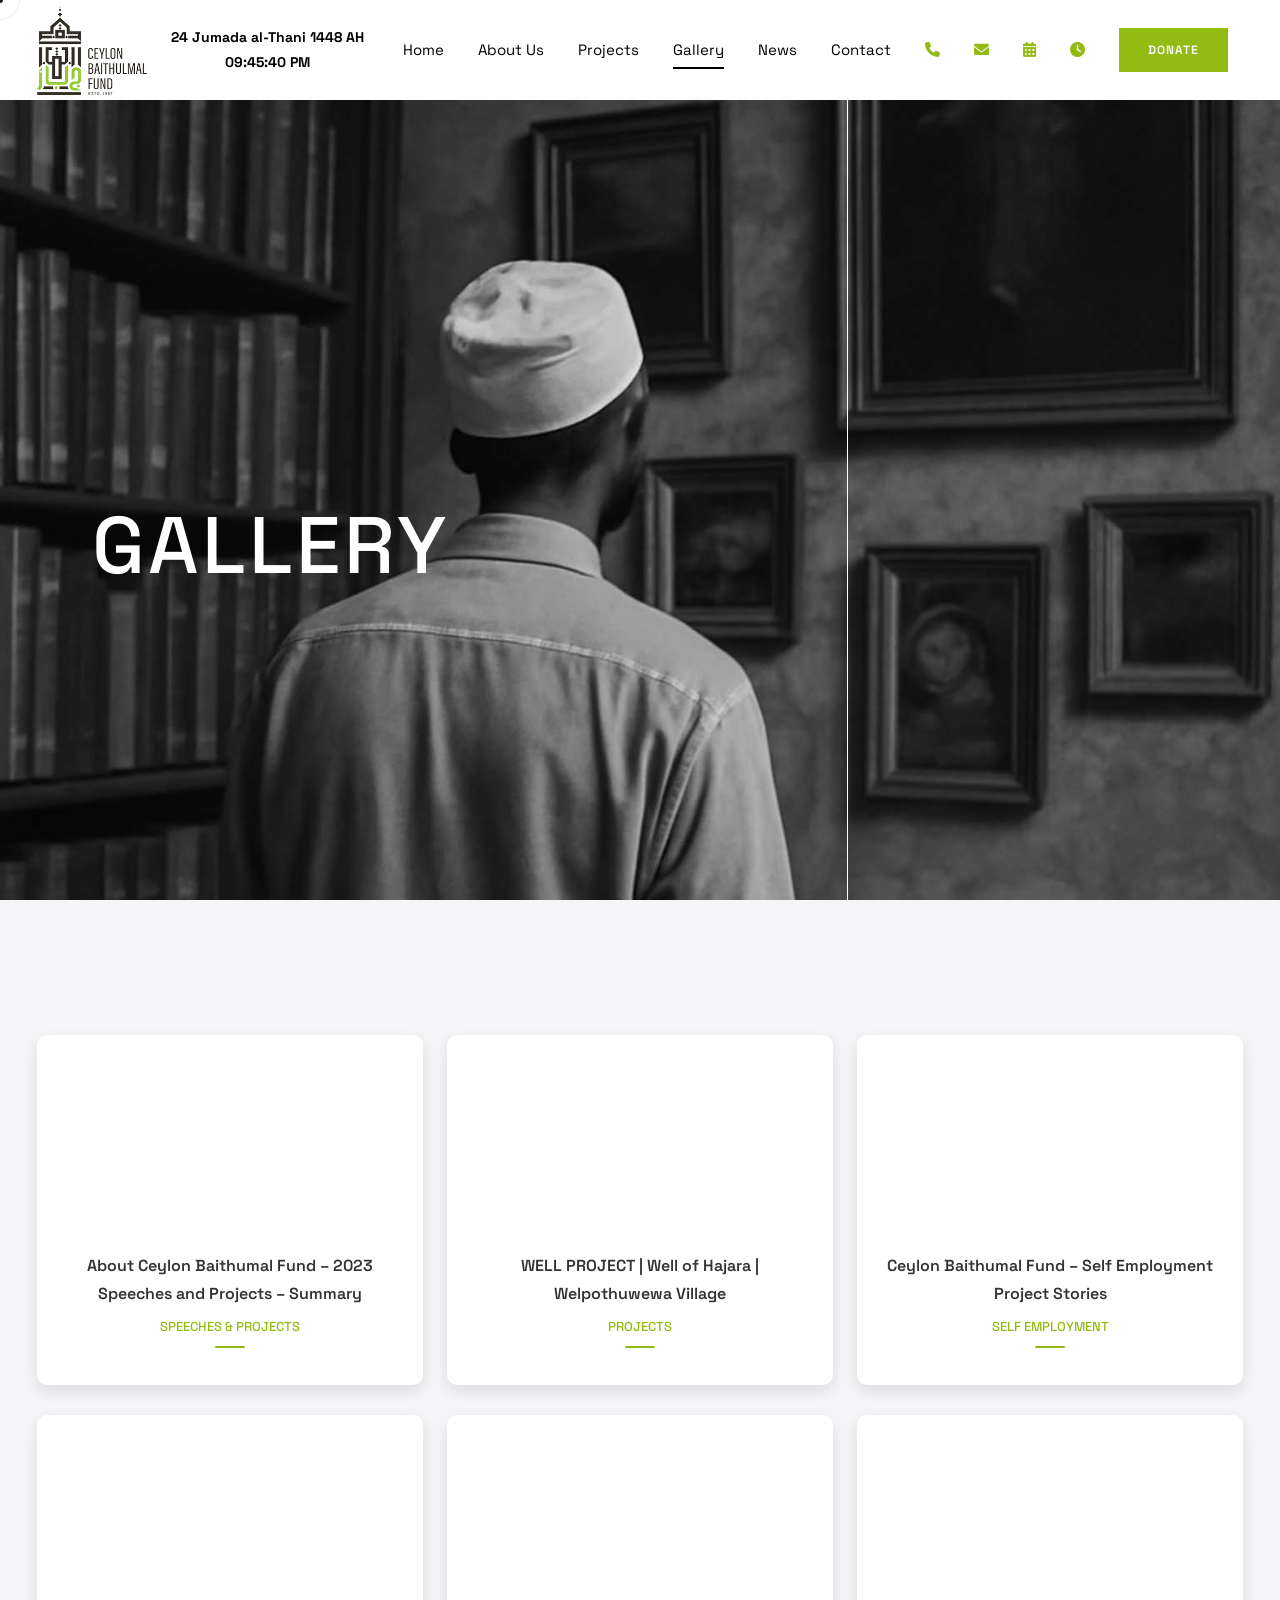
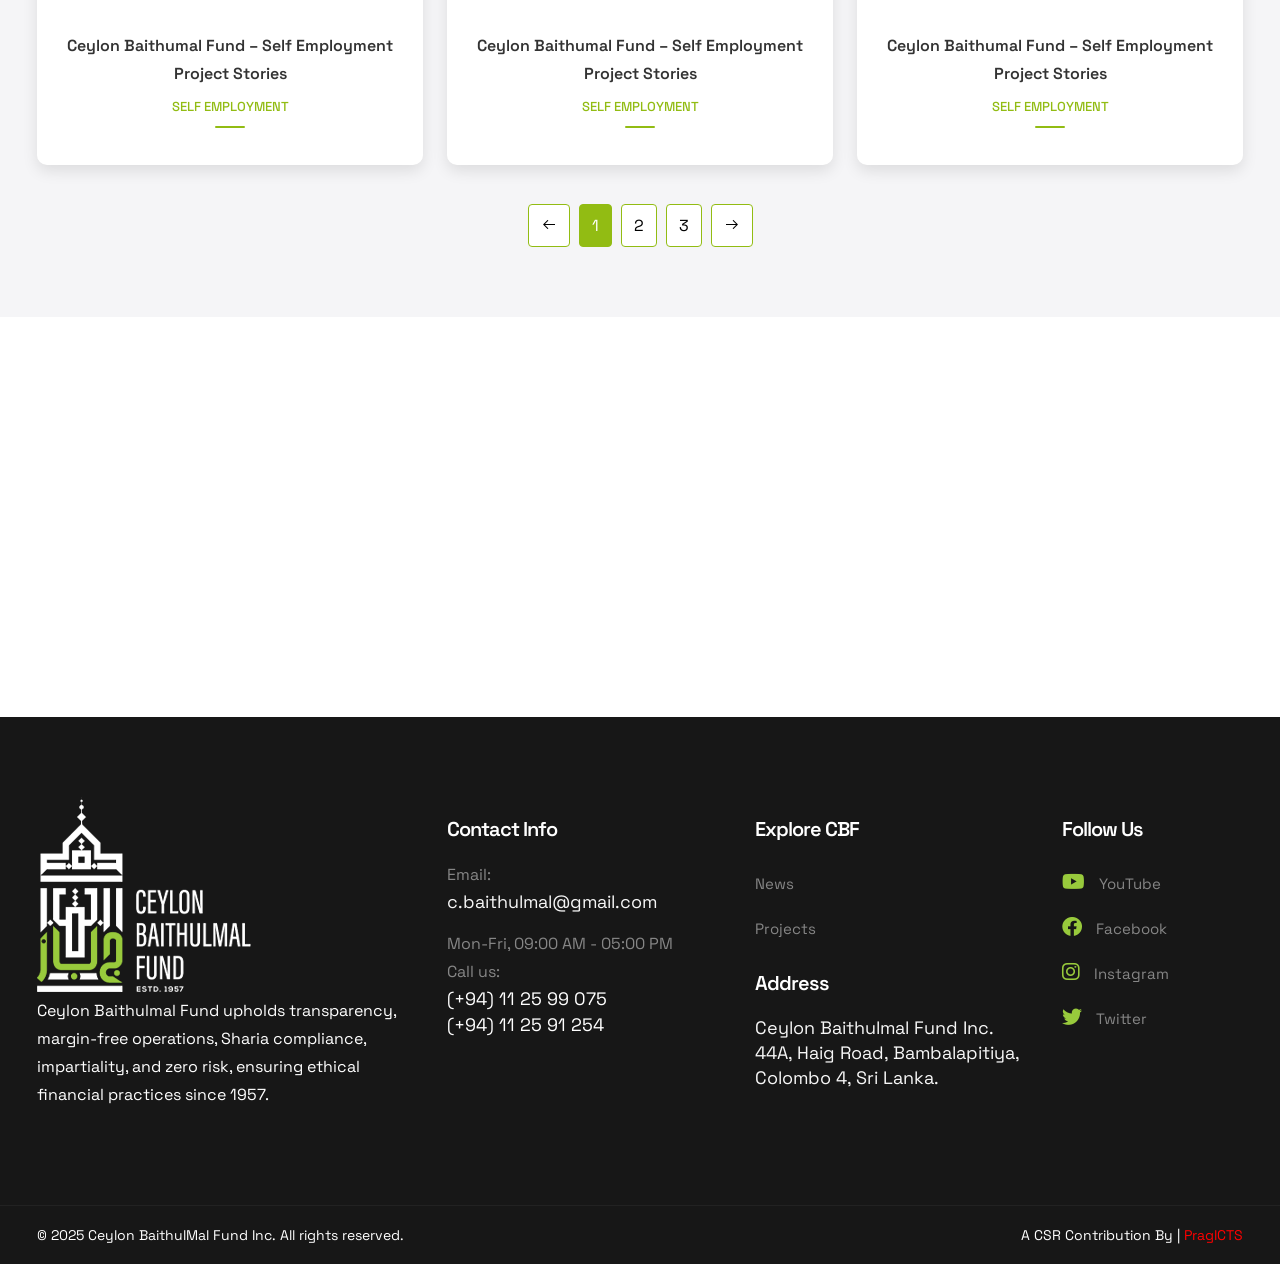
<file: frontend/gallery.html>
<!DOCTYPE html>
<html lang="zxx">

<head>
    <meta charset="utf-8">
    <meta http-equiv="X-UA-Compatible" content="IE=edge">
    <meta name="viewport" content="width=device-width, initial-scale=1.0, user-scalable=0">

    <title>Gallery | Ceylon BaithulMal Fund</title>
    <meta property="og:title" content="News | Ceylon BaithulMal Fund" />
    <meta property="og:image"
        content="https://temp-baithulmal.s3.eu-north-1.amazonaws.com/assets/img/about/baithulmal-logo.png" />
    <meta property="og:type" content="website" />
    <meta property="og:site_name" content="BaithulMal" />
    <meta property="og:locale" content="en_US" />

    <!--Favicon-->
    <link rel="icon" href="assets/img/about/baithulmal-logo.png" type="image/png">

    <!-- Bootstrap CSS -->
    <link href="assets/css/bootstrap.min.css" rel="stylesheet">
    <!-- Line Awesome CSS -->
    <link href="assets/css/line-awesome.min.css" rel="stylesheet">
    <!-- Font Awesome CSS -->
    <link href="assets/css/fontAwesomePro.css" rel="stylesheet">
    <!-- Animate CSS-->
    <link href="assets/css/animate.css" rel="stylesheet">
    <!-- Bar Filler CSS -->
    <link href="assets/css/barfiller.css" rel="stylesheet">
    <!-- Magnific Popup Video -->
    <link href="assets/css/magnific-popup.css" rel="stylesheet">
    <!-- Flaticon CSS -->
    <link href="assets/css/flaticon.css" rel="stylesheet">
    <!-- Owl Carousel CSS -->
    <link href="assets/css/owl.carousel.css" rel="stylesheet">
    <!-- Slick Slider CSS -->
    <link href="assets/css/slick.css" rel="stylesheet">
    <!-- Nice Select  -->
    <link href="assets/css/nice-select.css" rel="stylesheet">
    <!-- Back to Top -->
    <link href="assets/css/backToTop.css" rel="stylesheet">
    <!-- Metis Menu -->
    <link href="assets/css/metismenu.css" rel="stylesheet">
    <!-- Odometer CSS -->
    <link href="assets/css/odometer.min.css" rel="stylesheet">
    <!-- Style CSS -->
    <link href="assets/css/style.css" rel="stylesheet">


    <!-- jquery -->
    <script src="assets/js/jquery-3.6.0.min.js"></script>
</head>

<body>

    <!-- Pre-Loader -->
    <div id="loader"></div>

    <!-- Mouse Cursor  -->
    <div class="mouseCursor cursor-outer"></div>
    <div class="mouseCursor cursor-inner"><span>Drag</span></div>

    <!-- Header Area  -->
    <div class="header-area">
        <div id="header-sticky">
            <div class="navigation">
                <div class="container">
                    <div class="row align-items-center justify-content-center">
                        <div class="col-auto">
                            <div class="logo">
                                <a href="/" class="logo">
                                    <img src="assets/img/about/baithulmal-logo.png" alt="logo"
                                        style="height: 90px; width: 110px;">
                                </a>
                            </div>
                        </div>
                        <div class="col-auto d-none d-lg-block text-center">
                            <div class="date-time">
                                <div id="islamic-date" style="font-size: 14px; font-weight: bold;"></div>
                                <div id="current-time" style="font-size: 14px; font-weight: bold;"></div>
                            </div>
                        </div>
                        <div class="col-auto d-none d-lg-block text-lg-end">
                            <div class="main-menu ">
                                <div class="main-menu">
                                    <ul>
                                        <li ><a class="navlink scroll-transition" href="/">Home</a>
                                        </li>
                                        <li><a class="navlink scroll-transition" href="about-cbf.html">About Us</a>
                                            <ul class="sub-menu">
                                                <li><a href="about-cbf.html">CBF</a></li>
                                                <li><a href="about-zakat.html">Zakat</a></li>
                                                <li><a href="partners.html">Partners</a></li>
                                            

                                            </ul>
                                        </li>
                                        <li><a class="navlink scroll-transition" href="projects.html">Projects</a></li>
                                        <li class="active"><a class="navlink scroll-transition" href="gallery.html">Gallery</a></li>
                                        <li><a class="navlink scroll-transition" href="news.html">News</a></li>
                                        <li><a class="navlink scroll-transition" href="contact.html">Contact</a></li>
                                        <li style="position: relative;">
                                            <a class="navlink contact-link" href="tel:+94112599075">
                                                <i class="fas fa-phone" style="color: #92BC13;"></i>
                                            </a>
                                            <span class="tooltip">+94 112599075</span>
                                        </li>
                                        <li style="position: relative;">
                                            <a class="navlink email-link"  href="mailto:c.baithulmal@gmail.com">
                                                <i class="fas fa-envelope" style="margin-right: 0px; color: #92BC13;"></i>
                                            </a>
                                            <span class="tooltip">c.baithulmal@gmail.com</span>
                                        </li>
                                        <li style="position: relative;">
                                             <a class="navlink email-link"  href="calender.html">
                                                <i class="fas fa-calendar-alt" style="margin-right: 0px; color: #92BC13;"></i>
                                            </a>
                                            <span class="tooltip">Islamic Events</span>
                                        </li>
                                        <li style="position: relative;">
                                            <a class="navlink email-link" href="#">
                                                <i class="fas fa-clock" style="margin-right: 0px; color: #92BC13;"></i>
                                            </a>
                                            <span class="tooltip">Today's Prayer Time</span>
                                        </li>
                                        <!--
                                        <li style="position: relative;">
                                            <a class="navlink email-link" href="calendar.html">
                                                <i class="fas fa-clock" style="margin-right: 0px; color: #92BC13;"></i>
                                            </a>
                                            <span class="tooltip" id="prayer-times-tooltip">Loading...</span>
                                        </li>-->
                                        

                                        <li><a class="navlink" href="donate.html" style="
                                            background: #92BC13;
                                            color: #fff;
                                            font-size: 12px;
                                            font-weight: 600;
                                            letter-spacing: 1px;
                                            text-transform: uppercase;
                                            padding: 15px 28px;
                                            border: 1px solid #92BC13;
                                            margin-top: 0px;
                                            margin-bottom: 25px;
                                            text-align: center;">Donate
                                            </a>
                                        </li>
                                    </ul>
                                </div>
                            </div>
                        </div>
                        <!-- Mobile Menu -->
                        <div class="mobile-nav-bar col-6 d-block d-lg-none">
                            <div class="mobile-nav-wrap">
                                <div id="hamburger">
                                    <i class="las la-bars"></i>
                                </div>
                                <!-- mobile menu - responsive menu  -->
                                <div class="mobile-nav">
                                    <button type="button" class="close-nav">
                                        <i class="las la-times-circle"></i>
                                    </button>
                                    <nav class="sidebar-nav">
                                        <ul class="metismenu" id="mobile-menu">
                                            <li><a class="" href="/">Home</a>
                                            </li>
                                            <li><a class="has-arrow" href="about-cbf.html">About Us</a>
                                                <ul class="sub-menu">
                                                    <li><a href="about-cbf.html">CBF</a></li>
                                                    <li><a href="about-zakat.html">Zakat</a></li>
                                              <li><a href="partners.html">Partners</a></li>
                            
                                                </ul>
                                            </li>
                                            <li><a class="" href="projects.html">Projects</a></li>
                                            <li><a class="" href="gallery.html">Gallery</a></li>
                                            <li><a class="" href="news.html">News</a></li>
                                            <li><a href="contact.html">Contact</a></li>
 <li style="position: relative;">
     <a class="navlink email-link" href="calender.html">
            <i class="fas fa-calendar-alt" style="margin-right: 0px; color: #92BC13;"></i>
            Islamic Events
        </a>
    </li>
    <li style="position: relative;">
        <a class="navlink email-link" href="#">
            <i class="fas fa-clock" style="margin-right: 0px; color: #92BC13;"></i>
            Today's Prayer Time
        </a>
    </li>
                                        </ul>
                                    </nav>
                                    <div class="action-bar">
                                        <div class="date-time">
                                            <div id="mobile-islamic-date" style="font-size: 14px; font-weight: bold;"></div>
                                            <div id="mobile-current-time" style="font-size: 14px; font-weight: bold;"></div>
                                        </div>
                                        <a href="mailto:c.baithulmal@gmail.com"><i class="las la-envelope"></i>c.baithulmal@gmail.com</a>
                                        <a href="tel:+94112599075"><i class="fal fa-phone"></i>(+94) 11 25 99 075</a>        
                                        <a href="tel:+94112591254"><i class="fal fa-phone"></i>(+94) 11 25 91 254</a>
                                        <a href="donate.html" class="theme-btn">Donate</a>
                                    </div>
                                </div>
                            </div>
                        </div>
                    </div>
                </div>
            </div>
        </div>
    </div>

   <script>
    // Function to calculate the Islamic date
    function getIslamicDate() {
        const islamicMonths = [
            "Muharram", "Safar", "Rabi' al-Awwal", "Rabi' al-Thani",
            "Jumada al-Awwal", "Jumada al-Thani", "Rajab", "Sha'ban",
            "Ramadan", "Shawwal", "Dhu al-Qi'dah", "Dhu al-Hijjah"
        ];

        const today = new Date();
        const options = { year: 'numeric', month: 'numeric', day: 'numeric' };
        const formatter = new Intl.DateTimeFormat('en-u-ca-islamic', options);
        const islamicDateString = formatter.format(today);

        // Split and parse the formatted Islamic date
        const [month, day, year] = islamicDateString.split('/');
        const islamicMonthName = islamicMonths[parseInt(month, 10) - 1];

        // ✅ Adjust by -1 so 5 Sept 2025 = 11 Rabi al-Awwal
        const islamicDayName = parseInt(day, 10) - 1;

        return `${islamicDayName} ${islamicMonthName} ${year}`;
    }

    // Function to display the current time
    function getCurrentTime() {
        const now = new Date();
        return now.toLocaleTimeString([], { hour: '2-digit', minute: '2-digit', second: '2-digit' });
    }

    // Update the Islamic date and time
    function updateDateTime() {
        const islamicDate = getIslamicDate();
        const currentTime = getCurrentTime();

        // Update desktop version
        document.getElementById("islamic-date").textContent = islamicDate;
        document.getElementById("current-time").textContent = currentTime;

        // Update mobile version
        document.getElementById("mobile-islamic-date").textContent = islamicDate;
        document.getElementById("mobile-current-time").textContent = currentTime;
    }

    // Initialize and refresh the time every second
    updateDateTime();
    setInterval(updateDateTime, 1000);
</script>
    
    
    
        <style>
            .logo img {
            height: 95px;
            width: 114px;
            display: block;
            /* Ensure both logos are initially displayed as block elements */
            }


            .date-time {
                display: flex;
                flex-direction: column;
                align-items: center;
                justify-content: center;
            }
    
            #islamic-date,
            #current-time {
                margin: 0;
                color: #000;
            }
    
        .mobile-nav .date-time {
            margin-bottom: 10px;
            display: flex;
            flex-direction: column;
            align-items: flex-start;
        }
    
        .mobile-nav .date-time div {
            font-size: 14px;
            font-weight: bold;
            color: #999898;
        }

        #pagination {
    list-style: none;
    padding: 0;
}

/* Pagination items */
#pagination .page-item {
    display: inline-block;
    margin: 0 5px;
}

/* Pagination links */
#pagination .page-link {
    display: block;
    padding: 8px 12px;
    color: #000;
    text-decoration: none;
    border-radius: 4px;
    border: 1px solid #92BC13;
    transition: all 0.3s ease;
}

/* Active page */
#pagination .page-item.active .page-link {
    background-color: #92BC13;
    color: #fff;
    border-color: #92BC13;
}

/* Hover effect */
#pagination .page-link:hover {
    background-color: #92BC13;
    color: #fff;
    border-color: #92BC13;
}

/* Video card container */
.single-blog-item {
    background: #fff;
    border-radius: 10px;
    overflow: hidden;
    box-shadow: 0 6px 15px rgba(0, 0, 0, 0.1);
    transition: transform 0.3s ease, box-shadow 0.3s ease;
    display: flex;
    flex-direction: column;
    justify-content: flex-start;
    height: 350px; /* fixed height for all cards */
    margin: 15px 0; /* uniform vertical spacing */
}

.single-blog-item:hover {
    transform: translateY(-5px);
    box-shadow: 0 12px 25px rgba(0, 0, 0, 0.2);
}

/* Video iframe */
.blog-bg iframe {
    border-radius: 10px 10px 0 0;
    width: 100%;
    height: 200px; /* fixed height */
    object-fit: cover;
}

/* Title styling */
.video-title {
    font-size: 16px;
    font-weight: 600;
    color: #333;
    margin: 10px 15px 5px 15px;
    text-align: center;
    flex-shrink: 0;
}

/* Category styling */
.video-category {
    font-size: 13px;
    font-weight: 500;
    color: #92BC13;
    text-transform: uppercase;
    text-align: center;
    margin: 0 15px 15px 15px;
    flex-shrink: 0;
}

/* Separator below category */
.video-category::after {
    content: '';
    display: block;
    width: 30px;
    height: 2px;
    background: #92BC13;
    margin: 5px auto 0 auto;
    border-radius: 1px;
}



    </style>

    <div id="home-2" class="homepage-slides owl-carousel">
        <div class="single-slide-item d-flex align-items-center"
            data-background="assets/img/slider/gallery.jpg">
            <div class="hero-area-content">
                <div class="container">
                    <div class="row align-items-center">
                        <div class="col-xl-12 col-lg-8 col-md-10 col-sm-8 wow fadeInUp animated" data-wow-delay=".2s">
                            <div class="section-title">
                                <h1 class="text-white">Gallery</h1>
                         
                            </div>
                            <p class="text-white"></p>
                        </div>
                    </div>
                </div>
            </div>
        </div>       
    </div>

    <!-- Hero Area 
    <div class="about-section section-padding pt-40 pb-100">
        <div class="container">
            <div class="row align-items-center">
                <div class="col-xl-6 col-lg-6">
                    <div class="about-img-wrap">
                        <div class="image-one wow fadeInUp" data-wow-delay=".2s">
                            <img src="assets/img/about/donation-banner-1.jpg" alt="">
                        </div>   
                                             
                        <div class="image-two wow fadeInUp" data-wow-delay=".4s">
                            <img src="assets/img/about/education-banner.jpg" alt="">
                        </div>                    
                    </div>
                </div>
                <div class="col-xl-6 col-lg-6">
                    <div class="about-content-wrapper wow fadeInUp animated" data-wow-delay=".2s">
                        <div class="section-title text-low">
                            <h2 style="color: #92BC13;"> NEWS </h2>
                            <h3 style="color: black;">- Your Kindness, Their Future </h3>
                        </div>                        
                    </div>
                </div>                            
            </div>            
        </div>
    </div>-->


    <!-- Blog Section -->
    <div class="blog-section gray-bg section-padding pb-70">
        <div class="container">
          
         <div class="row" id="blog-container"></div>
            <ul id="pagination" class="pagination justify-content-center mt-4"></ul>
        </div>
    </div>

    
<!-- Islamic Event Label -->
<div id="event-strip" style="
    width: 100%;
    background: #92BC13;
    color: #fff;
    font-weight: bold;
    text-align: center;
    padding: 12px;
    font-size: 16px;
    display: none;">
</div>

    <!-- Blog Section -->
    
<div style="width: 100%; height: 400px;">
  <iframe 
    src="https://www.google.com/maps/embed?pb=!1m18!1m12!1m3!1d3960.9946776559655!2d79.8545049!3d6.891238899999999!2m3!1f0!2f0!3f0!3m2!1i1024!2i768!4f13.1!3m3!1m2!1s0x3ae25bf1dd5d1201%3A0xf3d3bba79bad1e0a!2sCeylon%20Baithulmal%20Fund!5e0!3m2!1sen!2slk!4v1756868335403!5m2!1sen!2slk" 
    width="100%" 
    height="100%" 
    style="border:0;" 
    allowfullscreen="" 
    loading="lazy" 
    referrerpolicy="no-referrer-when-downgrade">
  </iframe>
</div>
    <!-- Footer Area -->
    <footer class="footer-area">
        <div class="container">
            <div class="footer-up">
                <div class="row gy-5">
                    <div class="col-lg-4 col-md-6 col-sm-12">
                        <img src="assets/img/about/white-logo.png" />
                        <p style="color: white;">
                            Ceylon Baithulmal Fund upholds transparency, margin-free operations, Sharia compliance,
                            impartiality, and zero risk,
                            ensuring ethical financial practices since 1957.
                        </p>
                    </div>
                    <div class="col-lg-3 col-md-6">
                        <h5>Contact Info</h5>
                        <div class="company-email">
                            <p>Email:</p>
                            <a href="mailto:c.baithulmal@gmail.com">c.baithulmal@gmail.com</a>
                        </div>
                        <div class="phone-number">
                            <p>Mon-Fri, 09:00 AM - 05:00 PM</p>
                            <p>Call us:</p>
                            <a href="tel:+94112599075">(+94) 11 25 99 075</a><br>
                            <a href="tel:+94112591254">(+94) 11 25 91 254</a>
                        </div>
                    </div>
                    <div class="col-lg-3 col-md-6 com-sm-12">
                        <h5>Explore CBF</h5>
                        <ul>
                            <li>
                                <a href="news.html">News</a>
                                <a href="projects.html">Projects</a>
                                <!--<a href="partners.html">Partners</a>-->
                            </li>
                        </ul>
                        <div class="company-email">
                            <h5>Address</h5>
                            <a href="https://maps.app.goo.gl/gEYLd5BaCj9ze23B8">Ceylon Baithulmal Fund Inc.<br> 44A, Haig Road, Bambalapitiya, Colombo 4, Sri Lanka.</a>
                        </div>
                    </div>
                    <div class="col-lg-2 col-md-6 col-sm-12">
                        <h5>Follow Us</h5>
                        <ul>
                            <li>
                                <div class="social-area">
                                    <a href="https://www.youtube.com/@ceylonbaithulmalfund" target="_blank"><i class="fab fa-youtube"></i> YouTube</a>
                                    <a href="https://web.facebook.com/ceylonbaithulmal" target="_blank"><i class="fab fa-facebook"></i> Facebook</a>
                                    <a href="https://www.instagram.com/ceylonbaithulmal/" target="_blank"><i class="fab fa-instagram"></i> Instagram</a>
                                    <a href="https://x.com/baithulmalfund" target="_blank"><i class="fab fa-twitter"></i> Twitter</a>
                                </div>
                            </li>
                        </ul>
                    </div>

                </div>
            </div>
        </div>
    </footer>



    <!-- Footer Bottom Area -->

    <div class="footer-bottom">
        <div class="container">
            <div class="row justify-content-center align-items-center justify-content-center">
                <div class="col-lg-6 col-md-6 col-sm-12">
                    <p class="copyright-line">© 2025 Ceylon BaithulMal Fund Inc. All rights reserved.</p>
                </div>
                <div class="col-lg-6 col-md-6 col-xs-12 text-md-end">
                    <p class="privacy">A CSR Contribution By | <a href="https://www.pragicts.com/"
                            style="color: red; font-size: 14px;">PragICTS</a></p>
                </div>
            </div>
        </div>
    </div>


    <!-- back to top start -->
    <div class="progress-wrap">
        <svg class="progress-circle svg-content" width="100%" height="100%" viewBox="-1 -1 102 102">
            <path d="M50,1 a49,49 0 0,1 0,98 a49,49 0 0,1 0,-98" />
        </svg>
    </div>

    <!-- Popper JS -->
    <script src="assets/js/popper.min.js"></script>
    <!-- Bootstrap JS -->
    <script src="assets/js/bootstrap.min.js"></script>
    <!-- Wow JS -->
    <script src="assets/js/wow.min.js"></script>
    <!-- Pure Counter JS -->
    <script src="assets/js/pure-counter.js"></script>
    <!-- Owl Carousel JS -->
    <script src="assets/js/owl.carousel.min.js"></script>
    <!-- Slick Slider JS -->
    <script src="assets/js/slick.min.js"></script>
    <!-- Magnific Popup JS -->
    <script src="assets/js/magnific-popup.min.js"></script>
    <!-- Isotope JS -->
    <script src="assets/js/isotope-3.0.6-min.js"></script>
    <!-- Nice Select JS -->
    <script src="assets/js/jquery.nice-select.min.js"></script>
    <!-- Back To Top JS -->
    <script src="assets/js/backToTop.js"></script>
    <!-- Metis Menu JS -->
    <script src="assets/js/metismenu.js"></script>
    <!-- Progress Bar JS -->
    <script src="assets/js/jquery.barfiller.js"></script>
    <!-- Appear JS -->
    <script src="assets/js/jquery.appear.min.js"></script>
    <!-- Odometer JS -->
    <script src="assets/js/odometer.min.js"></script>
    <!-- Main JS -->
    <script src="assets/js/main.js"></script>

    <!-- Developer Info Box -->
    <div id="developer-info"
        style="display: none; position: fixed; top: 50%; left: 50%; transform: translate(-50%, -50%); max-width: 600px; background-color: #fefefe; padding: 20px; border-radius: 8px; box-shadow: 0 4px 8px rgba(0, 0, 0, 0.2); z-index: 1000; text-align: center;">

        <!-- Image added on top -->
        <img src="assets/img/project/pragicts-logo-1000X1000.png" alt="Developer Logo"
            style="max-width: 10%; height: auto; margin-bottom: 15px; border-radius: 50%;">

        <h3 style="color: #333; margin-bottom: 15px; font-size: 18px;"><strong>WEBSITE DEVELOPMENT SCORECARD</strong>
        </h3>
        <p style="color: #555; font-size: 16px; margin: 5px 0;">Client: Ceylon BaithulMal Fund</p>
        <p style="color: #555; font-size: 16px; margin: 5px 0;">Project Type: Website Development</p>
        <p style="color: #555; font-size: 16px; margin: 5px 0;">Project Reference ID : PRAG-SE-WD-BAITHULMAL-01/2025</p>
        <a style="color: #555; font-size: 16px; margin: 5px 0;" href="https://baithulmal.lk/" target="_blank">Domain:
            https://baithulmal.lk/</a>
        <p style="color: #555; font-size: 16px; margin: 5px 0;">Date: 13/01/2025</p>
        <p style="color: #555; font-size: 16px; margin: 5px 0;">Developer: Miss Fathima Minzah</p>
        <p style="color: #555; font-size: 16px; margin: 5px 0;">Assigned by: Rizvi Latiff</p>
        <p style="color: #555; font-size: 16px; margin: 5px 0;">Technology Stack: HTML, JAVA Scripting, Open Graph &
            Onpage SEO</p>
        <br><br>
        <button onclick="document.getElementById('developer-info').style.display='none'"
            style="position: absolute; bottom: 10px; right: 270px; background: rgb(210, 21, 21); color: white; border: none; border-radius: 4px; padding: 5px 10px; cursor: pointer;">Close</button>

    </div>

    <!-- JavaScript for Alt+P Shortcut -->
    <script>
        document.addEventListener("keydown", function (event) {
            if ((event.altKey || event.ctrlKey) && event.key === "p") { // Checks if Alt+P or Ctrl+P is pressed
                const devInfo = document.getElementById("developer-info");
                if (devInfo.style.display === "none") {
                    devInfo.style.display = "block"; // Show developer info
                } else {
                    devInfo.style.display = "none";  // Hide developer info
                }
            }
        });

    </script>
<script>
let videos = [];         // Will hold videos fetched from JSON
const perPage = 6;       // Videos per page
let currentPage = 1;

// 1️⃣ Fetch videos from local JSON or API
async function fetchVideos() {
  try {
    const response = await fetch('assets/data/gallery.json'); // Replace with your JSON URL
    videos = await response.json();

    // After fetching, render first page
    changePage(1);
  } catch (error) {
    console.error('Failed to fetch videos:', error);
    document.getElementById("blog-container").innerHTML = "<p>Failed to load videos.</p>";
  }
}

// 2️⃣ Render video items
function renderVideos(page) {
  const start = (page - 1) * perPage;
  const end = start + perPage;
  const pageVideos = videos.slice(start, end);

  const container = document.getElementById("blog-container");
  container.innerHTML = pageVideos.map((v, index) => `
    <div class="col-xl-4 col-lg-4 col-md-6 col-12 wow fadeInUp animated" data-wow-delay="${index * 0.2}s">
      <div class="single-blog-item">
        <div class="blog-bg">
        <iframe width="100%" height="220" src="${v.video}" title="${v.title}" frameborder="0" 
        allow="accelerometer; autoplay; clipboard-write; encrypted-media; gyroscope; picture-in-picture" allowfullscreen></iframe>
<p class="video-title">${v.title}</p>
<p class="video-category">${v.category}</p>

        </div>
       
      </div>
    </div>
  `).join("");

  // Re-initialize WOW.js for animations
  new WOW().init();
}

// 3️⃣ Render dynamic pagination
function renderPagination() {
  const totalPages = Math.ceil(videos.length / perPage);
  let html = '';

  html += `<li class="page-item ${currentPage === 1 ? 'disabled' : ''}">
             <a class="page-link" href="javascript:void(0)" onclick="changePage(${currentPage - 1})"><i class="las la-arrow-left"></i></a>
           </li>`;

  // Show max 5 pages around current page
  const maxPagesToShow = 5;
  let startPage = Math.max(1, currentPage - Math.floor(maxPagesToShow / 2));
  let endPage = Math.min(totalPages, startPage + maxPagesToShow - 1);
  if (endPage - startPage < maxPagesToShow - 1) {
    startPage = Math.max(1, endPage - maxPagesToShow + 1);
  }

  for (let i = startPage; i <= endPage; i++) {
    html += `<li class="page-item ${i === currentPage ? 'active' : ''}">
               <a class="page-link" href="javascript:void(0)" onclick="changePage(${i})">${i}</a>
             </li>`;
  }

  html += `<li class="page-item ${currentPage === totalPages ? 'disabled' : ''}">
             <a class="page-link" href="javascript:void(0)" onclick="changePage(${currentPage + 1})"><i class="las la-arrow-right"></i></a>
           </li>`;

  document.getElementById("pagination").innerHTML = html;
}

// 4️⃣ Change page
function changePage(page) {
  const totalPages = Math.ceil(videos.length / perPage);
  if (page < 1 || page > totalPages) return;
  currentPage = page;
  renderVideos(currentPage);
  renderPagination();
}

// 5️⃣ Initialize
fetchVideos();
</script>











<!-- Prayer Times Popup -->
<div id="prayer-popup" style="display: none; position: fixed; top: 0; left: 0; width: 100%; height: 100%; background: rgba(0,0,0,0.6); z-index: 2000; align-items: center; justify-content: center;">
  <div style="background: #fff; padding: 20px; border-radius: 10px; width: 400px; max-width: 90%; text-align: center; position: relative;">
    <h3 style="margin-bottom: 15px; color:#92BC13;">Select Country and City</h3>
    <select id="country-select">
      <option value="">-- Choose Country --</option>
    </select>
    <select id="city-select" style="display: none;">
      <option value="">-- Choose City --</option>
    </select>
    <div id="prayer-results" style="text-align:center; margin-top: 15px; display:none;">
      <h5>Prayer Times:</h5>
      <table id="prayer-table" style="width:100%; border-collapse: collapse;">
        <thead>
          <tr>
            <th style="border: 1px solid #ccc; padding: 8px;">Prayer</th>
            <th style="border: 1px solid #ccc; padding: 8px;">Time</th>
          </tr>
        </thead>
        <tbody></tbody>
      </table>
    </div>
    <button onclick="closePrayerPopup()" style="margin-top:20px; background: #92BC13; color: #fff; padding: 8px 15px; border: none; border-radius: 5px; cursor: pointer;">Close</button>
  </div>
</div>

<script>
  const countrySelect = document.getElementById("country-select");
  const citySelect = document.getElementById("city-select");
  const prayerTableBody = document.querySelector("#prayer-table tbody");
  const prayerResults = document.getElementById("prayer-results");

  async function fetchCountries() {
    try {
      const response = await fetch('https://countriesnow.space/api/v0.1/countries');
      const data = await response.json();
      const countries = data.data;

      countries.forEach(country => {
        const option = document.createElement("option");
        option.value = country.country;
        option.textContent = country.country;
        countrySelect.appendChild(option);
      });
    } catch (error) {
      console.error("Error fetching countries:", error);
    }
  }

  async function fetchCities(country) {
    try {
      const response = await fetch(`https://countriesnow.space/api/v0.1/countries/cities`, {
        method: 'POST',
        headers: { 'Content-Type': 'application/json' },
        body: JSON.stringify({ country })
      });
      const data = await response.json();
      let cities = data.data;
      cities.sort((a, b) => a.localeCompare(b));

      citySelect.innerHTML = '<option value="">-- Choose City --</option>';
      cities.forEach(city => {
        const option = document.createElement("option");
        option.value = city;
        option.textContent = city;
        citySelect.appendChild(option);
      });
      citySelect.style.display = 'inline-block';
    } catch (error) {
      console.error("Error fetching cities:", error);
    }
  }

  async function fetchPrayerTimes(city, country) {
    const today = new Date();
    const currentDate = today.toISOString().split('T')[0];

    const apiUrl = `https://api.aladhan.com/v1/timingsByAddress/${currentDate}?address=${encodeURIComponent(city + ',' + country)}&method=1`;

    try {
      const response = await fetch(apiUrl);
      const data = await response.json();

      if (data.code === 200) {
        const timings = data.data.timings;
        prayerTableBody.innerHTML = '';

        const selectedPrayers = ["Fajr", "Sunrise", "Dhuhr", "Asr", "Sunset", "Maghrib", "Isha"];
        selectedPrayers.forEach(prayer => {
          const tr = document.createElement("tr");
          const tdPrayer = document.createElement("td");
          tdPrayer.textContent = prayer;
          tdPrayer.style.border = "1px solid #ccc";
          tdPrayer.style.padding = "8px";
          const tdTime = document.createElement("td");
          tdTime.textContent = timings[prayer];
          tdTime.style.border = "1px solid #ccc";
          tdTime.style.padding = "8px";
          tr.appendChild(tdPrayer);
          tr.appendChild(tdTime);
          prayerTableBody.appendChild(tr);
        });

        prayerResults.style.display = 'block';
      } else {
        alert("Could not fetch prayer times. Try again.");
      }
    } catch (error) {
      console.error("Error fetching prayer times:", error);
      alert("Error fetching prayer times.");
    }
  }

  countrySelect.addEventListener("change", () => {
    const country = countrySelect.value;
    if (country) {
      fetchCities(country);
    } else {
      citySelect.style.display = 'none';
      prayerResults.style.display = 'none';
    }
  });

  citySelect.addEventListener("change", () => {
    const city = citySelect.value;
    const country = countrySelect.value;
    if (city && country) {
      fetchPrayerTimes(city, country);
    }
  });

  document.querySelectorAll('.fa-clock').forEach(icon => {
    icon.parentElement.addEventListener("click", function (e) {
      e.preventDefault();
      document.getElementById("prayer-popup").style.display = "flex";
    });
  });

  function closePrayerPopup() {
    document.getElementById("prayer-popup").style.display = "none";
  }

  fetchCountries();
</script>
<script>
const islamicEvents = [
  { month: 1, day: 1, event: "Islamic New Year (1 Muharram)" },
  { month: 1, day: 10, event: "Day of Ashura" },
  { month: 3, day: 12, event: "Mawlid (Prophet Muhammad's Birthday)" },
  { month: 7, day: 27, event: "Isra and Mi'raj" },
  { month: 9, day: 1, event: "Start of Ramadan" },
  { month: 9, day: 27, event: "Laylat al-Qadr" },
  { month: 10, day: 1, event: "Eid al-Fitr" },
  { month: 12, day: 9, event: "Day of Arafah" },
  { month: 12, day: 10, event: "Eid al-Adha" },
  { month: 12, day: 29, event: "Islamic Calendar Year End / Dhu al-Hijjah ends" }
];

// ✅ Sri Lanka correction (API is 1 day ahead)
const HIJRI_OFFSET = -1;

// ⚡ Toggle this to true when testing
const TEST_MODE = false;

async function checkTodayEvent() {
  const strip = document.getElementById("event-strip");

  if (TEST_MODE) {
    strip.textContent = "Today’s Islamic Event: Mawlid (Prophet Muhammad's Birthday)";
    strip.style.background = "#92BC13";
    strip.style.display = "block";
    return;
  }

  // Get today in Sri Lanka time zone
  const todaySL = new Date(new Date().toLocaleString("en-US", { timeZone: "Asia/Colombo" }));
  const dd = todaySL.getDate();
  const mm = todaySL.getMonth() + 1;
  const yyyy = todaySL.getFullYear();

  try {
    const apiUrl = `https://api.aladhan.com/v1/gToH?date=${dd}-${mm}-${yyyy}&latitude=6.9271&longitude=79.8612&method=2`;
    const res = await fetch(apiUrl);
    const data = await res.json();

    if (data.code === 200) {
      let hijriDay = parseInt(data.data.hijri.day, 10) + HIJRI_OFFSET;
      let hijriMonth = data.data.hijri.month.number;
      let hijriYear = parseInt(data.data.hijri.year, 10);

      // Handle underflow
      if (hijriDay < 1) {
        hijriDay = 30; // assume 30 days for simplicity
        hijriMonth--;
        if (hijriMonth < 1) {
          hijriMonth = 12;
          hijriYear--;
        }
      }

      // ✅ Match correctly with our events list
      const todayEvent = islamicEvents.find(e => e.day === hijriDay && e.month === hijriMonth);

      if (todayEvent) {
        strip.textContent = `Today’s Islamic Event: ${todayEvent.event}`;
        strip.style.background = "#92BC13";
        strip.style.display = "block";
      } else {
        strip.textContent = "No Islamic event today";
        strip.style.background = "#555";
        strip.style.display = "block";
      }
    }
  } catch (err) {
    console.error("Error fetching Hijri date:", err);
  }
}

document.addEventListener("DOMContentLoaded", checkTodayEvent);
</script>


</body>

</html>
</file>
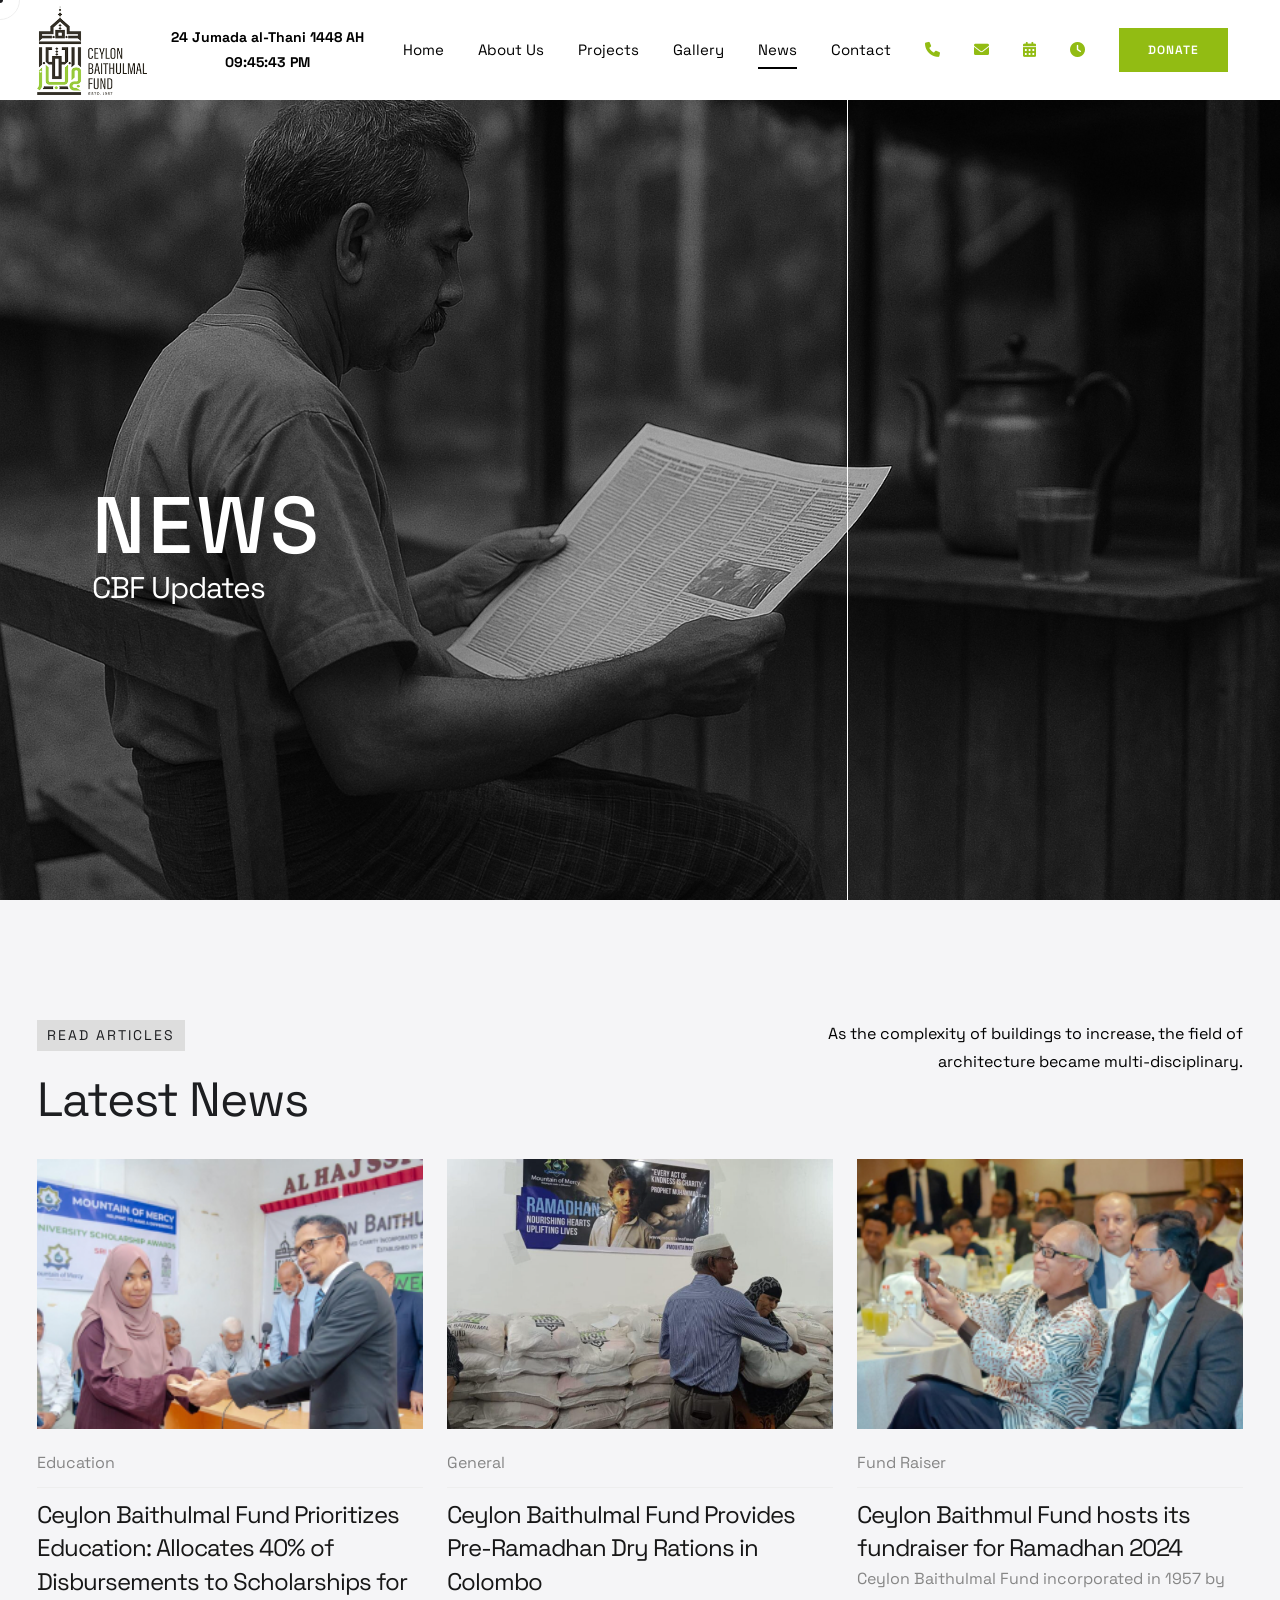
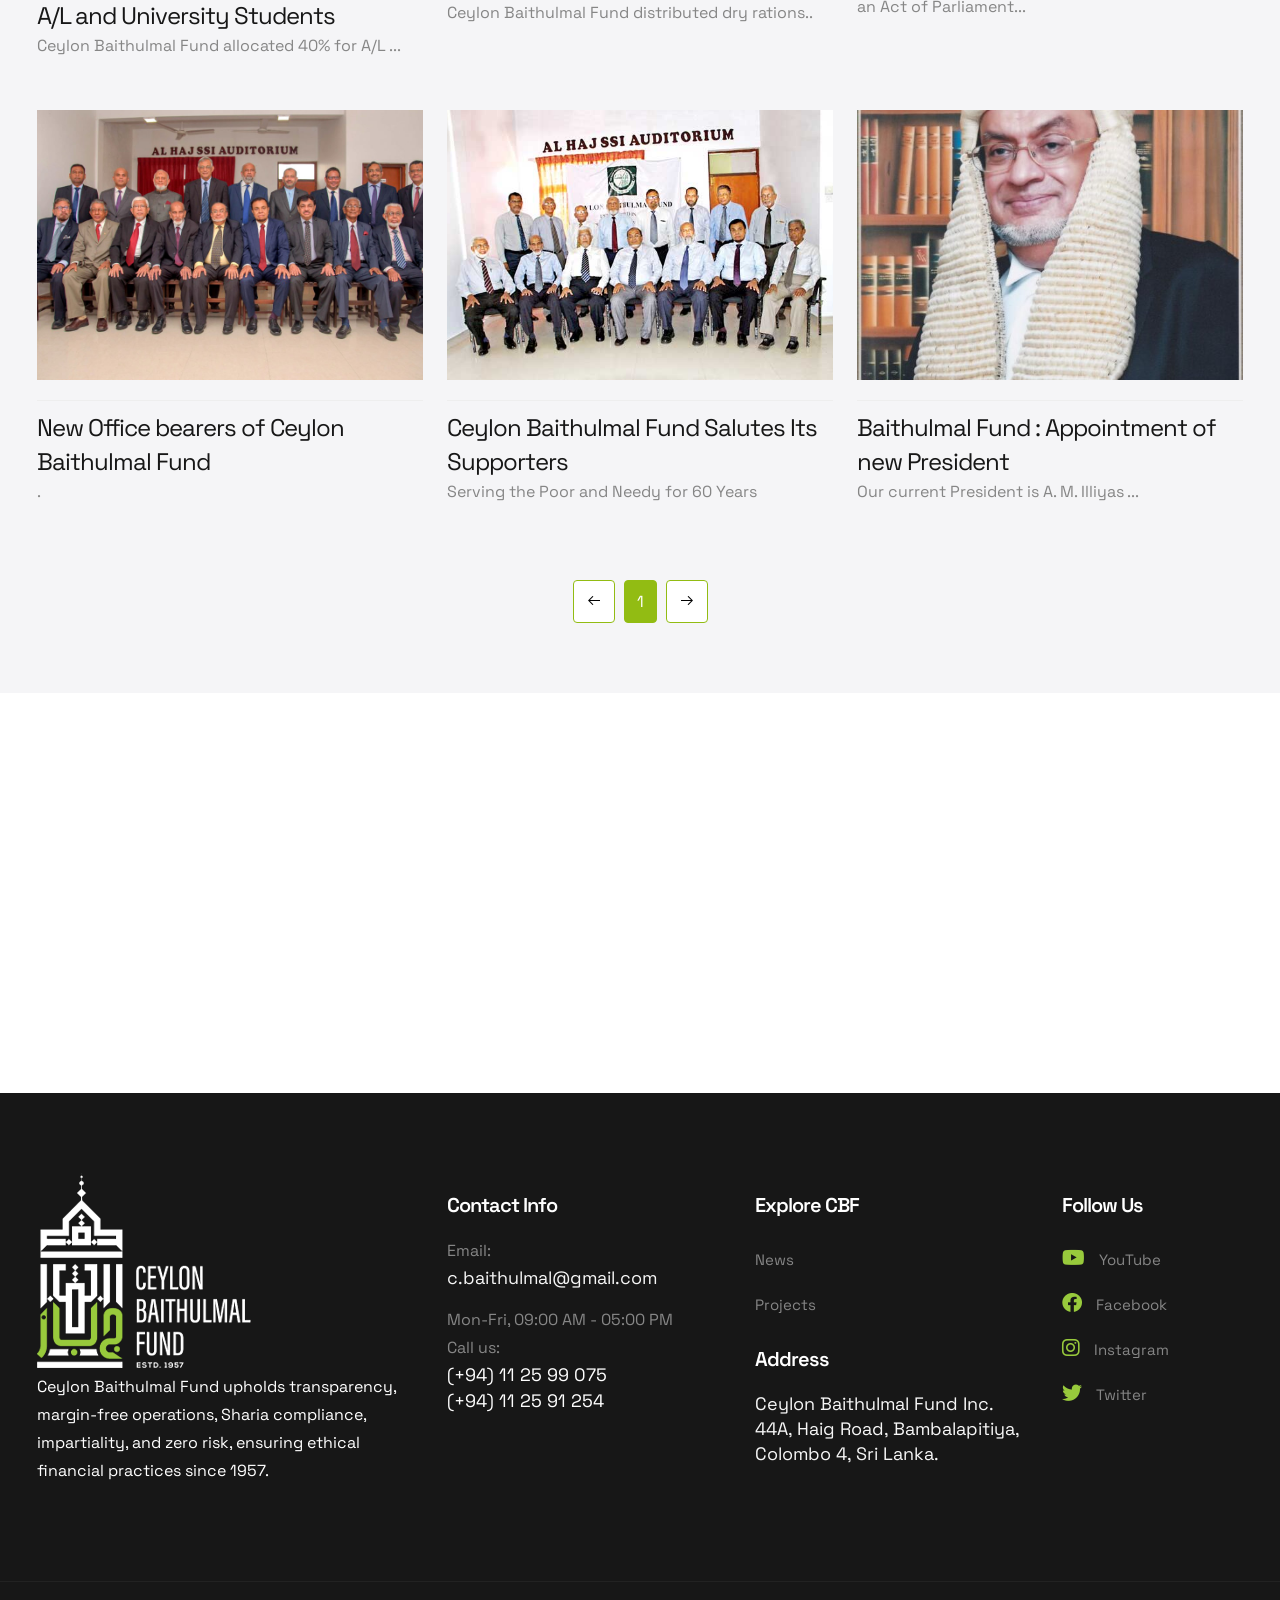
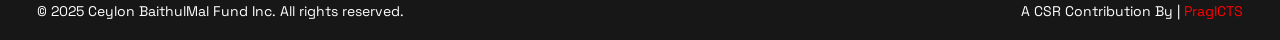
<file: frontend/news.html>
<!DOCTYPE html>
<html lang="zxx">

<head>
    <meta charset="utf-8">
    <meta http-equiv="X-UA-Compatible" content="IE=edge">
    <meta name="viewport" content="width=device-width, initial-scale=1.0, user-scalable=0">

    <title>News | Ceylon BaithulMal Fund</title>
    <meta property="og:title" content="News | Ceylon BaithulMal Fund" />
    <meta property="og:image"
        content="https://temp-baithulmal.s3.eu-north-1.amazonaws.com/assets/img/about/baithulmal-logo.png" />
    <meta property="og:type" content="website" />
    <meta property="og:site_name" content="BaithulMal" />
    <meta property="og:locale" content="en_US" />

    <!--Favicon-->
    <link rel="icon" href="assets/img/about/baithulmal-logo.png" type="image/png">

    <!-- Bootstrap CSS -->
    <link href="assets/css/bootstrap.min.css" rel="stylesheet">
    <!-- Line Awesome CSS -->
    <link href="assets/css/line-awesome.min.css" rel="stylesheet">
    <!-- Font Awesome CSS -->
    <link href="assets/css/fontAwesomePro.css" rel="stylesheet">
    <!-- Animate CSS-->
    <link href="assets/css/animate.css" rel="stylesheet">
    <!-- Bar Filler CSS -->
    <link href="assets/css/barfiller.css" rel="stylesheet">
    <!-- Magnific Popup Video -->
    <link href="assets/css/magnific-popup.css" rel="stylesheet">
    <!-- Flaticon CSS -->
    <link href="assets/css/flaticon.css" rel="stylesheet">
    <!-- Owl Carousel CSS -->
    <link href="assets/css/owl.carousel.css" rel="stylesheet">
    <!-- Slick Slider CSS -->
    <link href="assets/css/slick.css" rel="stylesheet">
    <!-- Nice Select  -->
    <link href="assets/css/nice-select.css" rel="stylesheet">
    <!-- Back to Top -->
    <link href="assets/css/backToTop.css" rel="stylesheet">
    <!-- Metis Menu -->
    <link href="assets/css/metismenu.css" rel="stylesheet">
    <!-- Odometer CSS -->
    <link href="assets/css/odometer.min.css" rel="stylesheet">
    <!-- Style CSS -->
    <link href="assets/css/style.css" rel="stylesheet">


    <!-- jquery -->
    <script src="assets/js/jquery-3.6.0.min.js"></script>
</head>

<body>

    <!-- Pre-Loader -->
    <div id="loader"></div>

    <!-- Mouse Cursor  -->
    <div class="mouseCursor cursor-outer"></div>
    <div class="mouseCursor cursor-inner"><span>Drag</span></div>

    <!-- Header Area  -->
    <div class="header-area">
        <div id="header-sticky">
            <div class="navigation">
                <div class="container">
                    <div class="row align-items-center justify-content-center">
                        <div class="col-auto">
                            <div class="logo">
                                <a href="index.html" class="logo">
                                    <img src="assets/img/about/baithulmal-logo.png" alt="logo"
                                        style="height: 90px; width: 110px;">
                                </a>
                            </div>
                        </div>
                        <div class="col-auto d-none d-lg-block text-center">
                            <div class="date-time">
                                <div id="islamic-date" style="font-size: 14px; font-weight: bold;"></div>
                                <div id="current-time" style="font-size: 14px; font-weight: bold;"></div>
                            </div>
                        </div>
                          <div class="col-auto d-none d-lg-block text-lg-end">
                            <div class="main-menu ">
                                <div class="main-menu">
                                    <ul>
                                        <li ><a class="navlink scroll-transition" href="index.html">Home</a>
                                        </li>
                                        <li><a class="navlink scroll-transition" href="about-cbf.html">About Us</a>
                                            <ul class="sub-menu">
                                                <li><a href="about-cbf.html">CBF</a></li>
                                                <li><a href="about-zakat.html">Zakat</a></li>
                                                <li><a href="partners.html">Partners</a></li>
                                            

                                            </ul>
                                        </li>
                                        <li><a class="navlink scroll-transition" href="projects.html">Projects</a></li>
                                        <li><a class="navlink scroll-transition" href="gallery.html">Gallery</a></li>
                                        <li class="active"><a class="navlink scroll-transition" href="news.html">News</a></li>
                                        <li><a class="navlink scroll-transition" href="contact.html">Contact</a></li>
                                        <li style="position: relative;">
                                            <a class="navlink contact-link" href="tel:+94112599075">
                                                <i class="fas fa-phone" style="color: #92BC13;"></i>
                                            </a>
                                            <span class="tooltip">+94 112599075</span>
                                        </li>
                                        <li style="position: relative;">
                                            <a class="navlink email-link"  href="mailto:c.baithulmal@gmail.com">
                                                <i class="fas fa-envelope" style="margin-right: 0px; color: #92BC13;"></i>
                                            </a>
                                            <span class="tooltip">c.baithulmal@gmail.com</span>
                                        </li>
                                        <li style="position: relative;">
                                             <a class="navlink email-link"  href="calender.html">
                                                <i class="fas fa-calendar-alt" style="margin-right: 0px; color: #92BC13;"></i>
                                            </a>
                                            <span class="tooltip">Islamic Events</span>
                                        </li>
                                        <li style="position: relative;">
                                            <a class="navlink email-link" href="#">
                                                <i class="fas fa-clock" style="margin-right: 0px; color: #92BC13;"></i>
                                            </a>
                                            <span class="tooltip">Today's Prayer Time</span>
                                        </li>
                                        <!--
                                        <li style="position: relative;">
                                            <a class="navlink email-link" href="calendar.html">
                                                <i class="fas fa-clock" style="margin-right: 0px; color: #92BC13;"></i>
                                            </a>
                                            <span class="tooltip" id="prayer-times-tooltip">Loading...</span>
                                        </li>-->
                                        

                                        <li><a class="navlink" href="donate.html" style="
                                            background: #92BC13;
                                            color: #fff;
                                            font-size: 12px;
                                            font-weight: 600;
                                            letter-spacing: 1px;
                                            text-transform: uppercase;
                                            padding: 15px 28px;
                                            border: 1px solid #92BC13;
                                            margin-top: 0px;
                                            margin-bottom: 25px;
                                            text-align: center;">Donate
                                            </a>
                                        </li>
                                    </ul>
                                </div>
                            </div>
                        </div>
                        <!-- Mobile Menu -->
                        <div class="mobile-nav-bar col-6 d-block d-lg-none">
                            <div class="mobile-nav-wrap">
                                <div id="hamburger">
                                    <i class="las la-bars"></i>
                                </div>
                                <!-- mobile menu - responsive menu  -->
                                <div class="mobile-nav">
                                    <button type="button" class="close-nav">
                                        <i class="las la-times-circle"></i>
                                    </button>
                                    <nav class="sidebar-nav">
                                        <ul class="metismenu" id="mobile-menu">
                                            <li><a class="" href="index.html">Home</a>
                                            </li>
                                            <li><a class="has-arrow" href="about-cbf.html">About Us</a>
                                                <ul class="sub-menu">
                                                    <li><a href="about-cbf.html">CBF</a></li>
                                                    <li><a href="about-zakat.html">Zakat</a></li>
                                                  <li><a href="partners.html">Partners</a></li>
                                              
                                                </ul>
                                            </li>
                                            <li><a class="" href="projects.html">Projects</a></li>
                                            <li><a class="" href="gallery.html">Gallery</a></li>
                                            <li><a class="" href="news.html">News</a></li>
                                            <li><a href="contact.html">Contact</a></li>
 <li style="position: relative;">
       <a class="navlink email-link" href="calender.html">
            <i class="fas fa-calendar-alt" style="margin-right: 0px; color: #92BC13;"></i>
            Islamic Events
        </a>
    </li>
    <li style="position: relative;">
        <a class="navlink email-link" href="#">
            <i class="fas fa-clock" style="margin-right: 0px; color: #92BC13;"></i>
            Today's Prayer Time
        </a>
    </li>
                                        </ul>
                                    </nav>
                                    <div class="action-bar">
                                        <div class="date-time">
                                            <div id="mobile-islamic-date" style="font-size: 14px; font-weight: bold;"></div>
                                            <div id="mobile-current-time" style="font-size: 14px; font-weight: bold;"></div>
                                        </div>
                                        <a href="mailto:c.baithulmal@gmail.com"><i class="las la-envelope"></i>c.baithulmal@gmail.com</a>
                                        <a href="tel:+94112599075"><i class="fal fa-phone"></i>(+94) 11 25 99 075</a>        
                                        <a href="tel:+94112591254"><i class="fal fa-phone"></i>(+94) 11 25 91 254</a>
                                        <a href="donate.html" class="theme-btn">Donate</a>
                                    </div>
                                </div>
                            </div>
                        </div>
                    </div>
                </div>
            </div>
        </div>
    </div>

    <script>
    // Function to calculate the Islamic date
    function getIslamicDate() {
        const islamicMonths = [
            "Muharram", "Safar", "Rabi' al-Awwal", "Rabi' al-Thani",
            "Jumada al-Awwal", "Jumada al-Thani", "Rajab", "Sha'ban",
            "Ramadan", "Shawwal", "Dhu al-Qi'dah", "Dhu al-Hijjah"
        ];

        const today = new Date();
        const options = { year: 'numeric', month: 'numeric', day: 'numeric' };
        const formatter = new Intl.DateTimeFormat('en-u-ca-islamic', options);
        const islamicDateString = formatter.format(today);

        // Split and parse the formatted Islamic date
        const [month, day, year] = islamicDateString.split('/');
        const islamicMonthName = islamicMonths[parseInt(month, 10) - 1];

        // ✅ Adjust by -1 so 5 Sept 2025 = 11 Rabi al-Awwal
        const islamicDayName = parseInt(day, 10) - 1;

        return `${islamicDayName} ${islamicMonthName} ${year}`;
    }

    // Function to display the current time
    function getCurrentTime() {
        const now = new Date();
        return now.toLocaleTimeString([], { hour: '2-digit', minute: '2-digit', second: '2-digit' });
    }

    // Update the Islamic date and time
    function updateDateTime() {
        const islamicDate = getIslamicDate();
        const currentTime = getCurrentTime();

        // Update desktop version
        document.getElementById("islamic-date").textContent = islamicDate;
        document.getElementById("current-time").textContent = currentTime;

        // Update mobile version
        document.getElementById("mobile-islamic-date").textContent = islamicDate;
        document.getElementById("mobile-current-time").textContent = currentTime;
    }

    // Initialize and refresh the time every second
    updateDateTime();
    setInterval(updateDateTime, 1000);
</script>
    
    
    
        <style>
            .logo img {
            height: 95px;
            width: 114px;
            display: block;
            /* Ensure both logos are initially displayed as block elements */
            }


            .date-time {
                display: flex;
                flex-direction: column;
                align-items: center;
                justify-content: center;
            }
    
            #islamic-date,
            #current-time {
                margin: 0;
                color: #000;
            }
    
        .mobile-nav .date-time {
            margin-bottom: 10px;
            display: flex;
            flex-direction: column;
            align-items: flex-start;
        }
    
        .mobile-nav .date-time div {
            font-size: 14px;
            font-weight: bold;
            color: #999898;
        }

        #pagination {
    list-style: none;
    padding: 0;
}

/* Pagination items */
#pagination .page-item {
    display: inline-block;
    margin: 0 5px;
}

/* Pagination links */
#pagination .page-link {
    display: block;
    padding: 8px 12px;
    color: #000;
    text-decoration: none;
    border-radius: 4px;
    border: 1px solid #92BC13;
    transition: all 0.3s ease;
}

/* Active page */
#pagination .page-item.active .page-link {
    background-color: #92BC13;
    color: #fff;
    border-color: #92BC13;
}

/* Hover effect */
#pagination .page-link:hover {
    background-color: #92BC13;
    color: #fff;
    border-color: #92BC13;
}
    </style>

    <div id="home-2" class="homepage-slides owl-carousel">
        <div class="single-slide-item d-flex align-items-center"
            data-background="assets/img/slider/news.jpg">
            <div class="hero-area-content">
                <div class="container">
                    <div class="row align-items-center">
                        <div class="col-xl-12 col-lg-8 col-md-10 col-sm-8 wow fadeInUp animated" data-wow-delay=".2s">
                            <div class="section-title">
                                <h1 class="text-white">NEWS</h1>
                                <h3 class="text-white">CBF Updates</h3>
                            </div>
                            <p class="text-white"></p>
                        </div>
                    </div>
                </div>
            </div>
        </div>       
    </div>

    <!-- Hero Area 
    <div class="about-section section-padding pt-40 pb-100">
        <div class="container">
            <div class="row align-items-center">
                <div class="col-xl-6 col-lg-6">
                    <div class="about-img-wrap">
                        <div class="image-one wow fadeInUp" data-wow-delay=".2s">
                            <img src="assets/img/about/donation-banner-1.jpg" alt="">
                        </div>   
                                             
                        <div class="image-two wow fadeInUp" data-wow-delay=".4s">
                            <img src="assets/img/about/education-banner.jpg" alt="">
                        </div>                    
                    </div>
                </div>
                <div class="col-xl-6 col-lg-6">
                    <div class="about-content-wrapper wow fadeInUp animated" data-wow-delay=".2s">
                        <div class="section-title text-low">
                            <h2 style="color: #92BC13;"> NEWS </h2>
                            <h3 style="color: black;">- Your Kindness, Their Future </h3>
                        </div>                        
                    </div>
                </div>                            
            </div>            
        </div>
    </div>-->


    <!-- Blog Section -->
    <div class="blog-section gray-bg section-padding pb-70">
        <div class="container">
            <div class="row">
                <div class="col-xl-7 col-lg-8">
                    <div class="section-title">
                        <h6>Read Articles</h6>
                        <h2>Latest News</h2>
                    </div>
                </div>
                <div class="col-xl-5 col-lg-4">
                    <div class="right-content text-lg-end">
                        <p style="color: #000;">As the complexity of buildings to increase, the field of architecture became
                            multi-disciplinary.
                        </p>
                    </div>
                </div>
            </div>
         <div class="row" id="blog-container"></div>
            <ul id="pagination" class="pagination justify-content-center mt-4"></ul>
        </div>
    </div>


    <!-- Blog Section -->
   <div id="event-strip" style="
    width: 100%;
    background: #92BC13;
    color: #fff;
    font-weight: bold;
    text-align: center;
    padding: 12px;
    font-size: 16px;
    display: none;">
</div> 
<div style="width: 100%; height: 400px;">
  <iframe 
    src="https://www.google.com/maps/embed?pb=!1m18!1m12!1m3!1d3960.9946776559655!2d79.8545049!3d6.891238899999999!2m3!1f0!2f0!3f0!3m2!1i1024!2i768!4f13.1!3m3!1m2!1s0x3ae25bf1dd5d1201%3A0xf3d3bba79bad1e0a!2sCeylon%20Baithulmal%20Fund!5e0!3m2!1sen!2slk!4v1756868335403!5m2!1sen!2slk" 
    width="100%" 
    height="100%" 
    style="border:0;" 
    allowfullscreen="" 
    loading="lazy" 
    referrerpolicy="no-referrer-when-downgrade">
  </iframe>
</div>
    <!-- Footer Area -->
    <footer class="footer-area">
        <div class="container">
            <div class="footer-up">
                <div class="row gy-5">
                    <div class="col-lg-4 col-md-6 col-sm-12">
                        <img src="assets/img/about/white-logo.png" />
                        <p style="color: white;">
                            Ceylon Baithulmal Fund upholds transparency, margin-free operations, Sharia compliance,
                            impartiality, and zero risk,
                            ensuring ethical financial practices since 1957.
                        </p>
                    </div>
                    <div class="col-lg-3 col-md-6">
                        <h5>Contact Info</h5>
                        <div class="company-email">
                            <p>Email:</p>
                            <a href="mailto:c.baithulmal@gmail.com">c.baithulmal@gmail.com</a>
                        </div>
                        <div class="phone-number">
                            <p>Mon-Fri, 09:00 AM - 05:00 PM</p>
                            <p>Call us:</p>
                            <a href="tel:+94112599075">(+94) 11 25 99 075</a><br>
                            <a href="tel:+94112591254">(+94) 11 25 91 254</a>
                        </div>
                    </div>
                    <div class="col-lg-3 col-md-6 com-sm-12">
                        <h5>Explore CBF</h5>
                        <ul>
                            <li>
                                <a href="news.html">News</a>
                                <a href="projects.html">Projects</a>
                                <!--<a href="partners.html">Partners</a>-->
                            </li>
                        </ul>
                        <div class="company-email">
                            <h5>Address</h5>
                            <a href="https://maps.app.goo.gl/gEYLd5BaCj9ze23B8">Ceylon Baithulmal Fund Inc.<br> 44A, Haig Road, Bambalapitiya, Colombo 4, Sri Lanka.</a>
                        </div>
                    </div>
                    <div class="col-lg-2 col-md-6 col-sm-12">
                        <h5>Follow Us</h5>
                        <ul>
                            <li>
                                <div class="social-area">
                                    <a href="https://www.youtube.com/@ceylonbaithulmalfund" target="_blank"><i class="fab fa-youtube"></i> YouTube</a>
                                    <a href="https://web.facebook.com/ceylonbaithulmal" target="_blank"><i class="fab fa-facebook"></i> Facebook</a>
                                    <a href="https://www.instagram.com/ceylonbaithulmal/" target="_blank"><i class="fab fa-instagram"></i> Instagram</a>
                                    <a href="https://x.com/baithulmalfund" target="_blank"><i class="fab fa-twitter"></i> Twitter</a>
                                </div>
                            </li>
                        </ul>
                    </div>

                </div>
            </div>
        </div>
    </footer>



    <!-- Footer Bottom Area -->

    <div class="footer-bottom">
        <div class="container">
            <div class="row justify-content-center align-items-center justify-content-center">
                <div class="col-lg-6 col-md-6 col-sm-12">
                    <p class="copyright-line">© 2025 Ceylon BaithulMal Fund Inc. All rights reserved.</p>
                </div>
                <div class="col-lg-6 col-md-6 col-xs-12 text-md-end">
                    <p class="privacy">A CSR Contribution By | <a href="https://www.pragicts.com/"
                            style="color: red; font-size: 14px;">PragICTS</a></p>
                </div>
            </div>
        </div>
    </div>

    <!-- back to top start -->
    <div class="progress-wrap">
        <svg class="progress-circle svg-content" width="100%" height="100%" viewBox="-1 -1 102 102">
            <path d="M50,1 a49,49 0 0,1 0,98 a49,49 0 0,1 0,-98" />
        </svg>
    </div>

    <!-- Popper JS -->
    <script src="assets/js/popper.min.js"></script>
    <!-- Bootstrap JS -->
    <script src="assets/js/bootstrap.min.js"></script>
    <!-- Wow JS -->
    <script src="assets/js/wow.min.js"></script>
    <!-- Pure Counter JS -->
    <script src="assets/js/pure-counter.js"></script>
    <!-- Owl Carousel JS -->
    <script src="assets/js/owl.carousel.min.js"></script>
    <!-- Slick Slider JS -->
    <script src="assets/js/slick.min.js"></script>
    <!-- Magnific Popup JS -->
    <script src="assets/js/magnific-popup.min.js"></script>
    <!-- Isotope JS -->
    <script src="assets/js/isotope-3.0.6-min.js"></script>
    <!-- Nice Select JS -->
    <script src="assets/js/jquery.nice-select.min.js"></script>
    <!-- Back To Top JS -->
    <script src="assets/js/backToTop.js"></script>
    <!-- Metis Menu JS -->
    <script src="assets/js/metismenu.js"></script>
    <!-- Progress Bar JS -->
    <script src="assets/js/jquery.barfiller.js"></script>
    <!-- Appear JS -->
    <script src="assets/js/jquery.appear.min.js"></script>
    <!-- Odometer JS -->
    <script src="assets/js/odometer.min.js"></script>
    <!-- Main JS -->
    <script src="assets/js/main.js"></script>

    <!-- Developer Info Box -->
    <div id="developer-info"
        style="display: none; position: fixed; top: 50%; left: 50%; transform: translate(-50%, -50%); max-width: 600px; background-color: #fefefe; padding: 20px; border-radius: 8px; box-shadow: 0 4px 8px rgba(0, 0, 0, 0.2); z-index: 1000; text-align: center;">

        <!-- Image added on top -->
        <img src="assets/img/project/pragicts-logo-1000X1000.png" alt="Developer Logo"
            style="max-width: 10%; height: auto; margin-bottom: 15px; border-radius: 50%;">

        <h3 style="color: #333; margin-bottom: 15px; font-size: 18px;"><strong>WEBSITE DEVELOPMENT SCORECARD</strong>
        </h3>
        <p style="color: #555; font-size: 16px; margin: 5px 0;">Client: Ceylon BaithulMal Fund</p>
        <p style="color: #555; font-size: 16px; margin: 5px 0;">Project Type: Website Development</p>
        <p style="color: #555; font-size: 16px; margin: 5px 0;">Project Reference ID : PRAG-SE-WD-BAITHULMAL-01/2025</p>
        <a style="color: #555; font-size: 16px; margin: 5px 0;" href="https://baithulmal.lk/" target="_blank">Domain:
            https://baithulmal.lk/</a>
        <p style="color: #555; font-size: 16px; margin: 5px 0;">Date: 13/01/2025</p>
        <p style="color: #555; font-size: 16px; margin: 5px 0;">Developer: Miss Fathima Minzah</p>
        <p style="color: #555; font-size: 16px; margin: 5px 0;">Assigned by: Rizvi Latiff</p>
        <p style="color: #555; font-size: 16px; margin: 5px 0;">Technology Stack: HTML, JAVA Scripting, Open Graph &
            Onpage SEO</p>
        <br><br>
        <button onclick="document.getElementById('developer-info').style.display='none'"
            style="position: absolute; bottom: 10px; right: 270px; background: rgb(210, 21, 21); color: white; border: none; border-radius: 4px; padding: 5px 10px; cursor: pointer;">Close</button>

    </div>

    <!-- JavaScript for Alt+P Shortcut -->
    <script>
        document.addEventListener("keydown", function (event) {
            if ((event.altKey || event.ctrlKey) && event.key === "p") { // Checks if Alt+P or Ctrl+P is pressed
                const devInfo = document.getElementById("developer-info");
                if (devInfo.style.display === "none") {
                    devInfo.style.display = "block"; // Show developer info
                } else {
                    devInfo.style.display = "none";  // Hide developer info
                }
            }
        });

    </script>
<script>
let news = [];         // Will hold news fetched from API
const perPage = 6;      // Items per page
let currentPage = 1;

// 1️⃣ Fetch news from local JSON or API
async function fetchNews() {
  try {
    const response = await fetch('assets/data/news.json'); // Replace with your API URL if live
    news = await response.json();

    // 🔽 Sort by ID in descending order (latest first)
    news.sort((a, b) => b.id - a.id);

    // After fetching, render first page
    changePage(1);
  } catch (error) {
    console.error('Failed to fetch news:', error);
    document.getElementById("blog-container").innerHTML = "<p>Failed to load news.</p>";
  }
}

// 2️⃣ Render news items
function renderBlogs(page) {
  const start = (page - 1) * perPage;
  const end = start + perPage;
  const pageNews = news.slice(start, end);

  const container = document.getElementById("blog-container");
  container.innerHTML = pageNews.map((b, index) => `
    <div class="col-xl-4 col-lg-4 col-md-6 col-12 wow fadeInUp animated" data-wow-delay="${index * 0.2}s">
      <div class="single-blog-item">
        <div class="blog-bg">
          <img src="${b.img}" alt="">
        </div>
        <div class="blog-content">
          <div class="blog-meta"><p>${b.category}</p></div>
          <h3><a href="blog-details.html?id=${b.id}">${b.title}</a></h3>
          <p>${b.desc}</p>
        </div>
      </div>
    </div>
  `).join("");

  // Re-initialize WOW.js for animations
  new WOW().init();
}

// 3️⃣ Render pagination
function renderPagination() {
  const totalPages = Math.ceil(news.length / perPage);
  let html = '';

  html += `<li class="page-item ${currentPage === 1 ? 'disabled' : ''}">
             <a class="page-link" href="javascript:void(0)" onclick="changePage(${currentPage - 1})"><i class="las la-arrow-left"></i></a>
           </li>`;

  for (let i = 1; i <= totalPages; i++) {
    html += `<li class="page-item ${i === currentPage ? 'active' : ''}">
               <a class="page-link" href="javascript:void(0)" onclick="changePage(${i})">${i}</a>
             </li>`;
  }

  html += `<li class="page-item ${currentPage === totalPages ? 'disabled' : ''}">
             <a class="page-link" href="javascript:void(0)" onclick="changePage(${currentPage + 1})"><i class="las la-arrow-right"></i></a>
           </li>`;

  document.getElementById("pagination").innerHTML = html;
}

// 4️⃣ Change page
function changePage(page) {
  const totalPages = Math.ceil(news.length / perPage);
  if (page < 1 || page > totalPages) return;
  currentPage = page;
  renderBlogs(currentPage);
  renderPagination();
}

// 5️⃣ Initialize
fetchNews();

</script>










<!-- Prayer Times Popup -->
<div id="prayer-popup" style="display: none; position: fixed; top: 0; left: 0; width: 100%; height: 100%; background: rgba(0,0,0,0.6); z-index: 2000; align-items: center; justify-content: center;">
  <div style="background: #fff; padding: 20px; border-radius: 10px; width: 400px; max-width: 90%; text-align: center; position: relative;">
    <h3 style="margin-bottom: 15px; color:#92BC13;">Select Country and City</h3>
    <select id="country-select">
      <option value="">-- Choose Country --</option>
    </select>
    <select id="city-select" style="display: none;">
      <option value="">-- Choose City --</option>
    </select>
    <div id="prayer-results" style="text-align:center; margin-top: 15px; display:none;">
      <h5>Prayer Times:</h5>
      <table id="prayer-table" style="width:100%; border-collapse: collapse;">
        <thead>
          <tr>
            <th style="border: 1px solid #ccc; padding: 8px;">Prayer</th>
            <th style="border: 1px solid #ccc; padding: 8px;">Time</th>
          </tr>
        </thead>
        <tbody></tbody>
      </table>
    </div>
    <button onclick="closePrayerPopup()" style="margin-top:20px; background: #92BC13; color: #fff; padding: 8px 15px; border: none; border-radius: 5px; cursor: pointer;">Close</button>
  </div>
</div>

<script>
  const countrySelect = document.getElementById("country-select");
  const citySelect = document.getElementById("city-select");
  const prayerTableBody = document.querySelector("#prayer-table tbody");
  const prayerResults = document.getElementById("prayer-results");

  async function fetchCountries() {
    try {
      const response = await fetch('https://countriesnow.space/api/v0.1/countries');
      const data = await response.json();
      const countries = data.data;

      countries.forEach(country => {
        const option = document.createElement("option");
        option.value = country.country;
        option.textContent = country.country;
        countrySelect.appendChild(option);
      });
    } catch (error) {
      console.error("Error fetching countries:", error);
    }
  }

  async function fetchCities(country) {
    try {
      const response = await fetch(`https://countriesnow.space/api/v0.1/countries/cities`, {
        method: 'POST',
        headers: { 'Content-Type': 'application/json' },
        body: JSON.stringify({ country })
      });
      const data = await response.json();
      let cities = data.data;
      cities.sort((a, b) => a.localeCompare(b));

      citySelect.innerHTML = '<option value="">-- Choose City --</option>';
      cities.forEach(city => {
        const option = document.createElement("option");
        option.value = city;
        option.textContent = city;
        citySelect.appendChild(option);
      });
      citySelect.style.display = 'inline-block';
    } catch (error) {
      console.error("Error fetching cities:", error);
    }
  }

  async function fetchPrayerTimes(city, country) {
    const today = new Date();
    const currentDate = today.toISOString().split('T')[0];

    const apiUrl = `https://api.aladhan.com/v1/timingsByAddress/${currentDate}?address=${encodeURIComponent(city + ',' + country)}&method=1`;

    try {
      const response = await fetch(apiUrl);
      const data = await response.json();

      if (data.code === 200) {
        const timings = data.data.timings;
        prayerTableBody.innerHTML = '';

        const selectedPrayers = ["Fajr", "Sunrise", "Dhuhr", "Asr", "Sunset", "Maghrib", "Isha"];
        selectedPrayers.forEach(prayer => {
          const tr = document.createElement("tr");
          const tdPrayer = document.createElement("td");
          tdPrayer.textContent = prayer;
          tdPrayer.style.border = "1px solid #ccc";
          tdPrayer.style.padding = "8px";
          const tdTime = document.createElement("td");
          tdTime.textContent = timings[prayer];
          tdTime.style.border = "1px solid #ccc";
          tdTime.style.padding = "8px";
          tr.appendChild(tdPrayer);
          tr.appendChild(tdTime);
          prayerTableBody.appendChild(tr);
        });

        prayerResults.style.display = 'block';
      } else {
        alert("Could not fetch prayer times. Try again.");
      }
    } catch (error) {
      console.error("Error fetching prayer times:", error);
      alert("Error fetching prayer times.");
    }
  }

  countrySelect.addEventListener("change", () => {
    const country = countrySelect.value;
    if (country) {
      fetchCities(country);
    } else {
      citySelect.style.display = 'none';
      prayerResults.style.display = 'none';
    }
  });

  citySelect.addEventListener("change", () => {
    const city = citySelect.value;
    const country = countrySelect.value;
    if (city && country) {
      fetchPrayerTimes(city, country);
    }
  });

  document.querySelectorAll('.fa-clock').forEach(icon => {
    icon.parentElement.addEventListener("click", function (e) {
      e.preventDefault();
      document.getElementById("prayer-popup").style.display = "flex";
    });
  });

  function closePrayerPopup() {
    document.getElementById("prayer-popup").style.display = "none";
  }

  fetchCountries();
</script>

<script>
const islamicEvents = [
  { month: 1, day: 1, event: "Islamic New Year (1 Muharram)" },
  { month: 1, day: 10, event: "Day of Ashura" },
  { month: 3, day: 12, event: "Mawlid (Prophet Muhammad's Birthday)" },
  { month: 7, day: 27, event: "Isra and Mi'raj" },
  { month: 9, day: 1, event: "Start of Ramadan" },
  { month: 9, day: 27, event: "Laylat al-Qadr" },
  { month: 10, day: 1, event: "Eid al-Fitr" },
  { month: 12, day: 9, event: "Day of Arafah" },
  { month: 12, day: 10, event: "Eid al-Adha" },
  { month: 12, day: 29, event: "Islamic Calendar Year End / Dhu al-Hijjah ends" }
];

// ✅ Sri Lanka correction (API is 1 day ahead)
const HIJRI_OFFSET = -1;

// ⚡ Toggle this to true when testing
const TEST_MODE = false;

async function checkTodayEvent() {
  const strip = document.getElementById("event-strip");

  if (TEST_MODE) {
    strip.textContent = "Today’s Islamic Event: Mawlid (Prophet Muhammad's Birthday)";
    strip.style.background = "#92BC13";
    strip.style.display = "block";
    return;
  }

  // Get today in Sri Lanka time zone
  const todaySL = new Date(new Date().toLocaleString("en-US", { timeZone: "Asia/Colombo" }));
  const dd = todaySL.getDate();
  const mm = todaySL.getMonth() + 1;
  const yyyy = todaySL.getFullYear();

  try {
    const apiUrl = `https://api.aladhan.com/v1/gToH?date=${dd}-${mm}-${yyyy}&latitude=6.9271&longitude=79.8612&method=2`;
    const res = await fetch(apiUrl);
    const data = await res.json();

    if (data.code === 200) {
      let hijriDay = parseInt(data.data.hijri.day, 10) + HIJRI_OFFSET;
      let hijriMonth = data.data.hijri.month.number;
      let hijriYear = parseInt(data.data.hijri.year, 10);

      // Handle underflow
      if (hijriDay < 1) {
        hijriDay = 30; // assume 30 days for simplicity
        hijriMonth--;
        if (hijriMonth < 1) {
          hijriMonth = 12;
          hijriYear--;
        }
      }

      // ✅ Match correctly with our events list
      const todayEvent = islamicEvents.find(e => e.day === hijriDay && e.month === hijriMonth);

      if (todayEvent) {
        strip.textContent = `Today’s Islamic Event: ${todayEvent.event}`;
        strip.style.background = "#92BC13";
        strip.style.display = "block";
      } else {
        strip.textContent = "No Islamic event today";
        strip.style.background = "#555";
        strip.style.display = "block";
      }
    }
  } catch (err) {
    console.error("Error fetching Hijri date:", err);
  }
}

document.addEventListener("DOMContentLoaded", checkTodayEvent);
</script>
</body>

</html>
</file>
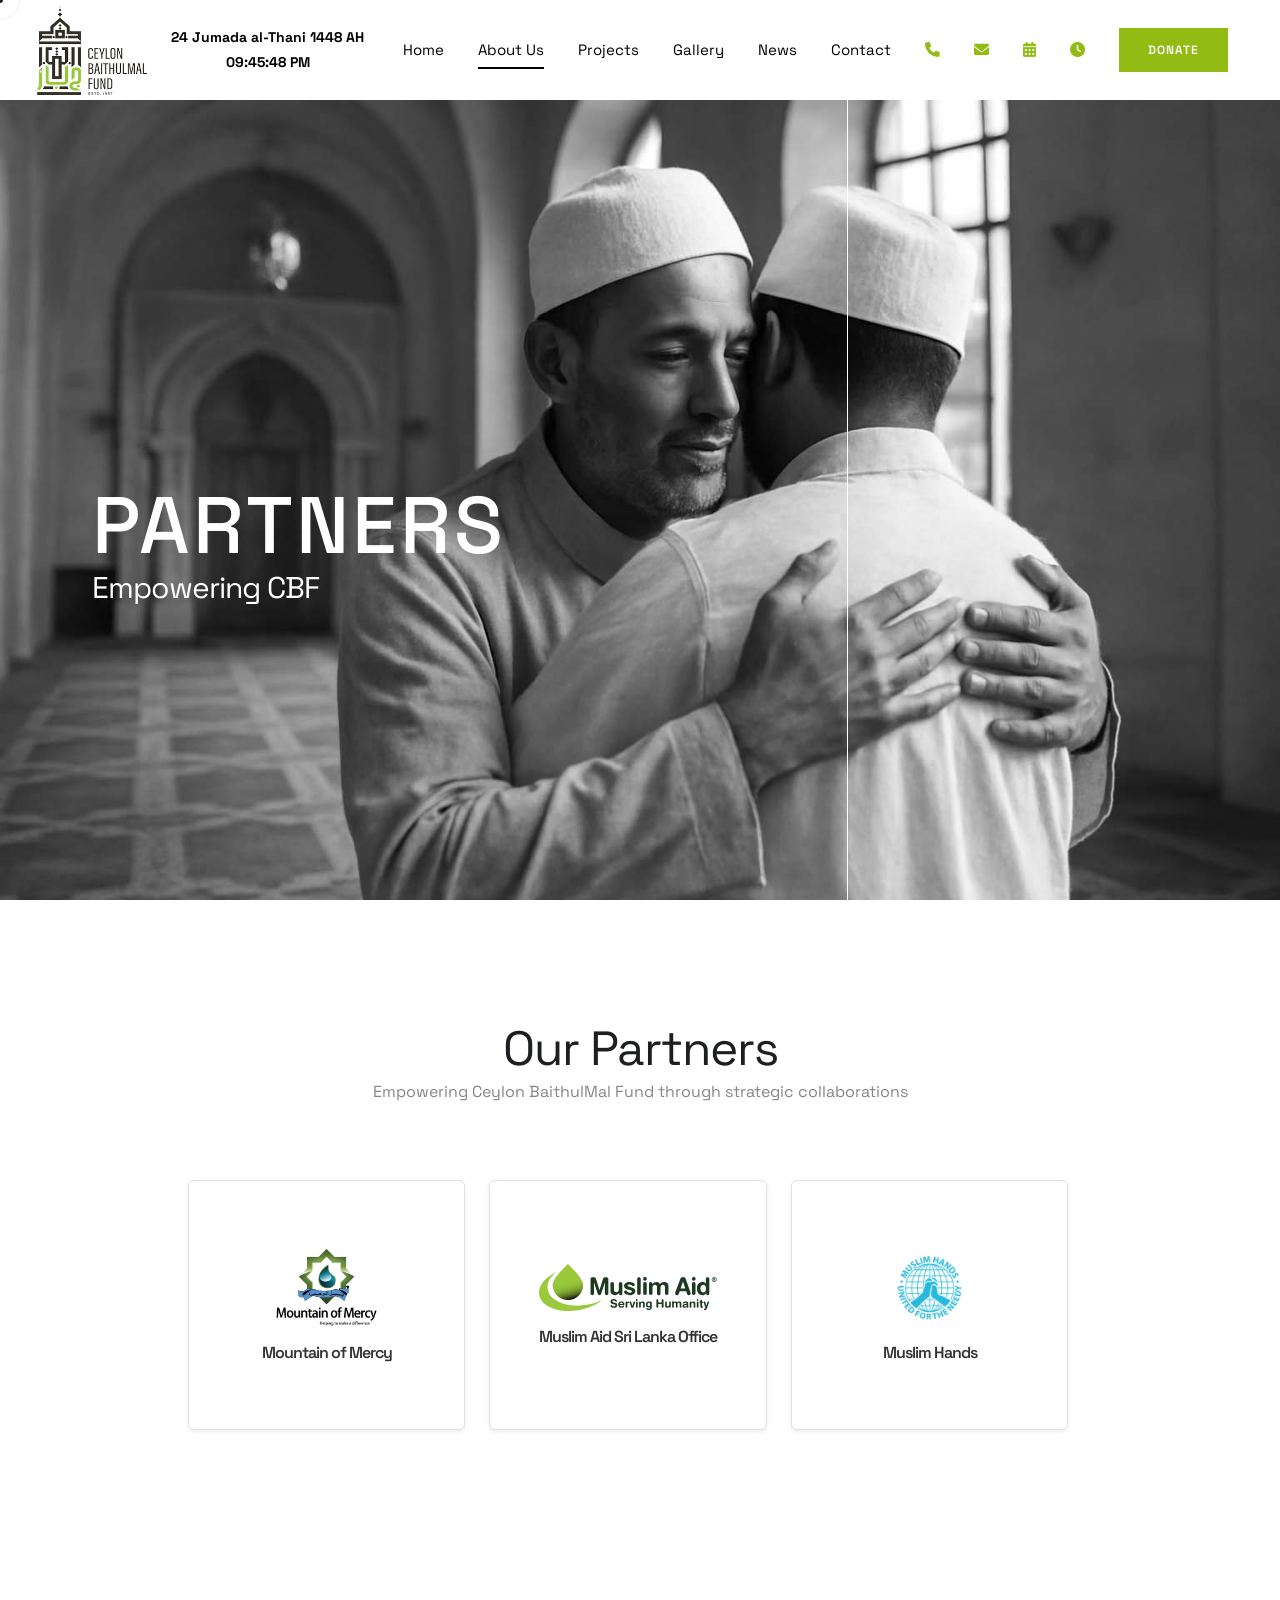
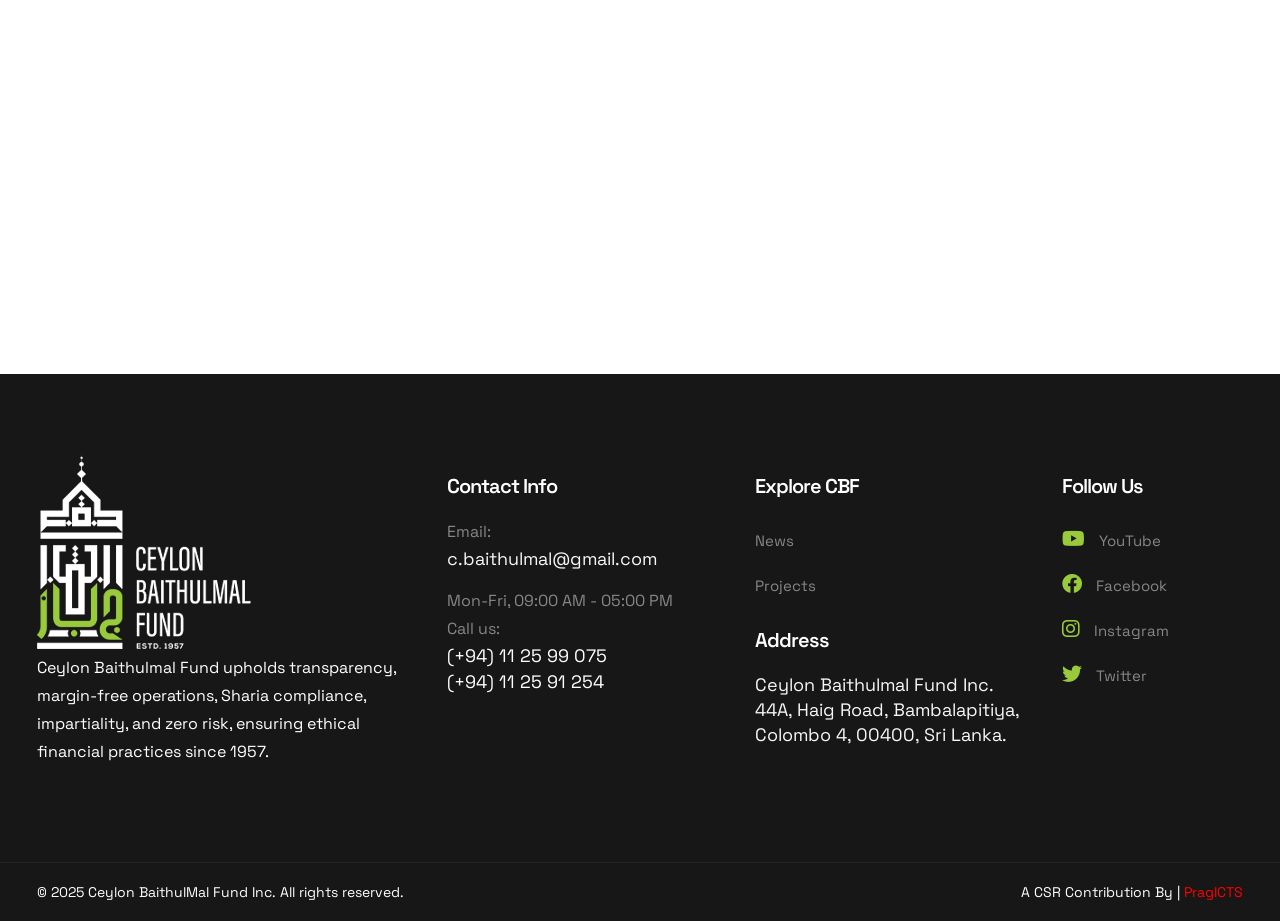
<file: frontend/partners.html>
<!DOCTYPE html>
<html lang="zxx">

<head>
    <meta charset="utf-8">
    <meta http-equiv="X-UA-Compatible" content="IE=edge">
    <meta name="viewport" content="width=device-width, initial-scale=1.0, user-scalable=0">

    <title>Partners | Ceylon BaithulMal Fund</title>
    <meta property="og:title" content="Partners | Ceylon BaithulMal Fund" />
    <meta property="og:image"
        content="https://temp-baithulmal.s3.eu-north-1.amazonaws.com/assets/img/about/baithulmal-logo.png" />
    <meta property="og:type" content="website" />
    <meta property="og:site_name" content="BaithulMal" />
    <meta property="og:locale" content="en_US" />

    <!--Favicon-->
    <link rel="icon" href="assets/img/about/baithulmal-logo.png" type="image/png">

    <!-- Bootstrap CSS -->
    <link href="assets/css/bootstrap.min.css" rel="stylesheet">
    <!-- Line Awesome CSS -->
    <link href="assets/css/line-awesome.min.css" rel="stylesheet">
    <!-- Font Awesome CSS -->
    <link href="assets/css/fontAwesomePro.css" rel="stylesheet">
    <!-- Animate CSS-->
    <link href="assets/css/animate.css" rel="stylesheet">
    <!-- Bar Filler CSS -->
    <link href="assets/css/barfiller.css" rel="stylesheet">
    <!-- Magnific Popup Video -->
    <link href="assets/css/magnific-popup.css" rel="stylesheet">
    <!-- Flaticon CSS -->
    <link href="assets/css/flaticon.css" rel="stylesheet">
    <!-- Owl Carousel CSS -->
    <link href="assets/css/owl.carousel.css" rel="stylesheet">
    <!-- Slick Slider CSS -->
    <link href="assets/css/slick.css" rel="stylesheet">
    <!-- Nice Select  -->
    <link href="assets/css/nice-select.css" rel="stylesheet">
    <!-- Back to Top -->
    <link href="assets/css/backToTop.css" rel="stylesheet">
    <!-- Metis Menu -->
    <link href="assets/css/metismenu.css" rel="stylesheet">
    <!-- Odometer CSS -->
    <link href="assets/css/odometer.min.css" rel="stylesheet">
    <!-- Style CSS -->
    <link href="assets/css/style.css" rel="stylesheet">


    <!-- jquery -->
    <script src="assets/js/jquery-3.6.0.min.js"></script>
</head>

<body>

    <!-- Pre-Loader -->
    <div id="loader"></div>

    <!-- Mouse Cursor  -->
    <div class="mouseCursor cursor-outer"></div>
    <div class="mouseCursor cursor-inner"><span>Drag</span></div>

    <!-- Header Area  -->
       <div class="header-area">
        <div id="header-sticky">
            <div class="navigation">
                <div class="container">
                    <div class="row align-items-center justify-content-center">
                        <div class="col-auto">
                            <div class="logo">
                                <a href="index.html" class="logo">
                                    <img src="assets/img/about/baithulmal-logo.png" alt="logo"
                                        style="height: 90px; width: 110px;">
                                </a>
                            </div>
                        </div>
                        <div class="col-auto d-none d-lg-block text-center">
                            <div class="date-time">
                                <div id="islamic-date" style="font-size: 14px; font-weight: bold;"></div>
                                <div id="current-time" style="font-size: 14px; font-weight: bold;"></div>
                            </div>
                        </div>
                       <div class="col-auto d-none d-lg-block text-lg-end">
                            <div class="main-menu ">
                                <div class="main-menu">
                                    <ul>
                                        <li ><a class="navlink scroll-transition" href="index.html">Home</a>
                                        </li>
                                        <li class="active"><a class="navlink scroll-transition" href="about-cbf.html">About Us</a>
                                            <ul class="sub-menu">
                                                <li><a href="about-cbf.html">CBF</a></li>
                                                <li><a href="about-zakat.html">Zakat</a></li>
                                                <li ><a href="partners.html" class="active">Partners</a></li>
                                            

                                            </ul>
                                        </li>
                                        <li><a class="navlink scroll-transition" href="projects.html">Projects</a></li>
                                        <li><a class="navlink scroll-transition" href="gallery.html">Gallery</a></li>
                                        <li><a class="navlink scroll-transition" href="news.html">News</a></li>
                                        <li><a class="navlink scroll-transition" href="contact.html">Contact</a></li>
                                        <li style="position: relative;">
                                            <a class="navlink contact-link" href="tel:+94112599075">
                                                <i class="fas fa-phone" style="color: #92BC13;"></i>
                                            </a>
                                            <span class="tooltip">+94 112599075</span>
                                        </li>
                                        <li style="position: relative;">
                                            <a class="navlink email-link"  href="mailto:c.baithulmal@gmail.com">
                                                <i class="fas fa-envelope" style="margin-right: 0px; color: #92BC13;"></i>
                                            </a>
                                            <span class="tooltip">c.baithulmal@gmail.com</span>
                                        </li>
                                        <li style="position: relative;">
                                             <a class="navlink email-link"  href="calender.html">
                                                <i class="fas fa-calendar-alt" style="margin-right: 0px; color: #92BC13;"></i>
                                            </a>
                                            <span class="tooltip">Islamic Events</span>
                                        </li>
                                        <li style="position: relative;">
                                            <a class="navlink email-link" href="#">
                                                <i class="fas fa-clock" style="margin-right: 0px; color: #92BC13;"></i>
                                            </a>
                                            <span class="tooltip">Today's Prayer Time</span>
                                        </li>
                                        <!--
                                        <li style="position: relative;">
                                            <a class="navlink email-link" href="calendar.html">
                                                <i class="fas fa-clock" style="margin-right: 0px; color: #92BC13;"></i>
                                            </a>
                                            <span class="tooltip" id="prayer-times-tooltip">Loading...</span>
                                        </li>-->
                                        

                                        <li><a class="navlink" href="donate.html" style="
                                            background: #92BC13;
                                            color: #fff;
                                            font-size: 12px;
                                            font-weight: 600;
                                            letter-spacing: 1px;
                                            text-transform: uppercase;
                                            padding: 15px 28px;
                                            border: 1px solid #92BC13;
                                            margin-top: 0px;
                                            margin-bottom: 25px;
                                            text-align: center;">Donate
                                            </a>
                                        </li>
                                    </ul>
                                </div>
                            </div>
                        </div>
                        <!-- Mobile Menu -->
                        <div class="mobile-nav-bar col-6 d-block d-lg-none">
                            <div class="mobile-nav-wrap">
                                <div id="hamburger">
                                    <i class="las la-bars"></i>
                                </div>
                                <!-- mobile menu - responsive menu  -->
                                <div class="mobile-nav">
                                    <button type="button" class="close-nav">
                                        <i class="las la-times-circle"></i>
                                    </button>
                                    <nav class="sidebar-nav">
                                        <ul class="metismenu" id="mobile-menu">
                                            <li><a class="" href="index.html">Home</a>
                                            </li>
                                            <li><a class="has-arrow" href="about-cbf.html">About Us</a>
                                                <ul class="sub-menu">
                                                    <li><a href="about-cbf.html">CBF</a></li>
                                                    <li><a href="about-zakat.html">Zakat</a></li>
                                                   <li><a href="partners.html">Partners</a></li>
                                         
                                                </ul>
                                            </li>
                                            <li><a class="" href="projects.html">Projects</a></li>
                                            <li><a class="" href="gallery.html">Gallery</a></li>
                                            <li><a class="" href="news.html">News</a></li>
                                            <li><a href="contact.html">Contact</a></li>
 <li style="position: relative;">
       <a class="navlink email-link" href="calender.html">
            <i class="fas fa-calendar-alt" style="margin-right: 0px; color: #92BC13;"></i>
            Islamic Events
        </a>
    </li>
    <li style="position: relative;">
        <a class="navlink email-link" href="#">
            <i class="fas fa-clock" style="margin-right: 0px; color: #92BC13;"></i>
            Today's Prayer Time
        </a>
    </li>
                                        </ul>
                                    </nav>
                                    <div class="action-bar">
                                        <div class="date-time">
                                            <div id="mobile-islamic-date" style="font-size: 14px; font-weight: bold;"></div>
                                            <div id="mobile-current-time" style="font-size: 14px; font-weight: bold;"></div>
                                        </div>
                                        <a href="mailto:c.baithulmal@gmail.com"><i class="las la-envelope"></i>c.baithulmal@gmail.com</a>
                                        <a href="tel:+94112599075"><i class="fal fa-phone"></i>(+94) 11 25 99 075</a>        
                                        <a href="tel:+94112591254"><i class="fal fa-phone"></i>(+94) 11 25 91 254</a>
                                        <a href="donate.html" class="theme-btn">Donate</a>
                                    </div>
                                </div>
                            </div>
                        </div>
                    </div>
                </div>
            </div>
        </div>
    </div>

  <script>
    // Function to calculate the Islamic date
    function getIslamicDate() {
        const islamicMonths = [
            "Muharram", "Safar", "Rabi' al-Awwal", "Rabi' al-Thani",
            "Jumada al-Awwal", "Jumada al-Thani", "Rajab", "Sha'ban",
            "Ramadan", "Shawwal", "Dhu al-Qi'dah", "Dhu al-Hijjah"
        ];

        const today = new Date();
        const options = { year: 'numeric', month: 'numeric', day: 'numeric' };
        const formatter = new Intl.DateTimeFormat('en-u-ca-islamic', options);
        const islamicDateString = formatter.format(today);

        // Split and parse the formatted Islamic date
        const [month, day, year] = islamicDateString.split('/');
        const islamicMonthName = islamicMonths[parseInt(month, 10) - 1];

        // ✅ Adjust by -1 so 5 Sept 2025 = 11 Rabi al-Awwal
        const islamicDayName = parseInt(day, 10) - 1;

        return `${islamicDayName} ${islamicMonthName} ${year}`;
    }

    // Function to display the current time
    function getCurrentTime() {
        const now = new Date();
        return now.toLocaleTimeString([], { hour: '2-digit', minute: '2-digit', second: '2-digit' });
    }

    // Update the Islamic date and time
    function updateDateTime() {
        const islamicDate = getIslamicDate();
        const currentTime = getCurrentTime();

        // Update desktop version
        document.getElementById("islamic-date").textContent = islamicDate;
        document.getElementById("current-time").textContent = currentTime;

        // Update mobile version
        document.getElementById("mobile-islamic-date").textContent = islamicDate;
        document.getElementById("mobile-current-time").textContent = currentTime;
    }

    // Initialize and refresh the time every second
    updateDateTime();
    setInterval(updateDateTime, 1000);
</script>
    
    
    
        <style>
            .logo img {
            height: 95px;
            width: 114px;
            display: block;
            /* Ensure both logos are initially displayed as block elements */
            }


            .date-time {
                display: flex;
                flex-direction: column;
                align-items: center;
                justify-content: center;
            }
    
            #islamic-date,
            #current-time {
                margin: 0;
                color: #000;
            }
    
        .mobile-nav .date-time {
            margin-bottom: 10px;
            display: flex;
            flex-direction: column;
            align-items: flex-start;
        }
    
        .mobile-nav .date-time div {
            font-size: 14px;
            font-weight: bold;
            color: #999898;
        }

           /* Make all partner cards same height */
.row.g-4 {
    display: flex;
    flex-wrap: wrap;
}

.partner-card {
    display: flex;
    flex-direction: column;
    align-items: center;
    justify-content: center;
    transition: transform 0.3s ease, box-shadow 0.3s ease;
    background: #fff;
    height: 250px; /* Set a fixed height for all cards */
    text-align: center;
}

.partner-card:hover {
    transform: translateY(-5px);
    box-shadow: 0 10px 20px rgba(0,0,0,0.15);
}

.partner-logo {
    max-height: 80px;
    width: auto;
    margin-bottom: 15px;
}

.partner-title {
    font-size: 16px;
    font-weight: 600;
    color: #333;
    margin: 0;
}

/* Responsive adjustments */
@media (max-width: 992px) {
    .col-lg-3 {
        flex: 0 0 50%;
        max-width: 50%;
    }
}

@media (max-width: 576px) {
    .col-sm-12 {
        flex: 0 0 100%;
        max-width: 100%;
    }
}



#google-map {
  width: 100%;
  height: 500px; /* adjust as needed */
}

    </style>

    <div id="home-2" class="homepage-slides owl-carousel">
        <div class="single-slide-item d-flex align-items-center"
            data-background="assets/img/slider/cbf-partnership-page-banner.jpg">
            <div class="hero-area-content">
                <div class="container">
                    <div class="row align-items-center">
                        <div class="col-xl-12 col-lg-8 col-md-10 col-sm-8 wow fadeInUp animated" data-wow-delay=".2s">
                            <div class="section-title">
                                <h1 class="text-white">Partners</h1>
                                <h3 class="text-white">Empowering CBF</h3>
                            </div>
                            <p class="text-white"></p>
                        </div>
                    </div>
                </div>
            </div>
        </div>       
    </div>

    <!-- Hero Area -->
     <!--
    <div id="service_page" class="hero-area mt-30">
        <div class="container">
            <div class="row">
                <div class="col-xl-8 col-lg-5 col-md-4 col-sm-4 d-none d-sm-block order-2 order-lg-1">
                    <img src="assets/img/project/Pros-and-Cons-of-Partnerships.jpg" alt="">
                </div>
                <div class="col-xl-4 col-lg-7 col-md-8 col-sm-8 order-1 order-lg-2">
                    <div class="hero-area-content">
                        <div class="section-title">
                            
                            <h1 class="first_line">PARTNERS</h1>
                            <h4 style="color: black; margin-top: 25px;">- From Heart to Hope</h4>
                        </div>
                    </div>
                </div>
            </div>

        </div>
    </div>-->
<!-- Partners Card Section -->
<div id="partners" class="section-padding">
    <div class="container">
        <div class="section-title text-center mb-50">
            <h2>Our Partners</h2>
            <p>Empowering Ceylon BaithulMal Fund through strategic collaborations</p>
        </div>

        <div class="row g-4">
            <!-- Partner 1 -->
        <div class="row g-4 justify-content-center">
    <!-- Partner 1 -->
    <div class="col-xl-3 col-lg-3 col-md-6 col-sm-12">
        <div class="partner-card text-center p-3 border rounded shadow-sm">
            <a href="https://mountainofmercy.org" target="_blank">
                <img src="assets/img/icon/Mountain-of-Mercy-Logo_black.png" alt="Mountain of Mercy" class="partner-logo mb-3">
                <h5 class="partner-title">Mountain of Mercy</h5>
            </a>
        </div>
    </div>

    <!-- Partner 2 -->
    <div class="col-xl-3 col-lg-3 col-md-6 col-sm-12">
        <div class="partner-card text-center p-3 border rounded shadow-sm">
            <a href="https://www.muslimaid.org/#" target="_blank">
                <img src="assets/img/icon/primary-logo.svg" alt="Muslim Aid Sri Lanka" class="partner-logo mb-3">
                <h5 class="partner-title">Muslim Aid Sri Lanka Office</h5>
            </a>
        </div>
    </div>

    <!-- Partner 3 -->
    <div class="col-xl-3 col-lg-3 col-md-6 col-sm-12">
        <div class="partner-card text-center p-3 border rounded shadow-sm">
            <a href="https://muslimhands.org.uk/home" target="_blank">
                <img src="assets/img/icon/muslim_hands.png" alt="Muslim Hands" class="partner-logo mb-3">
                <h5 class="partner-title">Muslim Hands</h5>
            </a>
        </div>
    </div>
</div>


            <!-- Empty Column if you want to maintain 4-column layout -->
            <div class="col-xl-3 col-lg-3 col-md-6 col-sm-12"></div>
        </div>
    </div>
</div>

 




    <!-- About Section  -->


    <!-- Project Section -->


    <!-- Process Section -->

    <!-- Team Section  -->


    <!-- Testimonial Section -->
    <!-- Process Section -->
    

    <!-- Clients Section -->


    <!-- Blog Section -->
    
    <!-- Footer Area -->
    <!-- Footer Area -->
<!-- Google Map Section -->
 <div id="event-strip" style="
    width: 100%;
    background: #92BC13;
    color: #fff;
    font-weight: bold;
    text-align: center;
    padding: 12px;
    font-size: 16px;
    display: none;">
</div>
<div style="width: 100%; height: 400px;">
  <iframe 
    src="https://www.google.com/maps/embed?pb=!1m18!1m12!1m3!1d3960.9946776559655!2d79.8545049!3d6.891238899999999!2m3!1f0!2f0!3f0!3m2!1i1024!2i768!4f13.1!3m3!1m2!1s0x3ae25bf1dd5d1201%3A0xf3d3bba79bad1e0a!2sCeylon%20Baithulmal%20Fund!5e0!3m2!1sen!2slk!4v1756868335403!5m2!1sen!2slk" 
    width="100%" 
    height="100%" 
    style="border:0;" 
    allowfullscreen="" 
    loading="lazy" 
    referrerpolicy="no-referrer-when-downgrade">
  </iframe>
</div>


    <footer class="footer-area">
        <div class="container">
            <div class="footer-up">
                <div class="row gy-5">
                    <div class="col-lg-4 col-md-6 col-sm-12">
                        <img src="assets/img/about/white-logo.png" />
                        <p style="color: white;">
                            Ceylon Baithulmal Fund upholds transparency, margin-free operations, Sharia compliance,
                            impartiality, and zero risk,
                            ensuring ethical financial practices since 1957.
                        </p>
                    </div>
                    <div class="col-lg-3 col-md-6">
                        <h5>Contact Info</h5>
                        <div class="company-email">
                            <p>Email:</p>
                            <a href="mailto:c.baithulmal@gmail.com">c.baithulmal@gmail.com</a>
                        </div>
                        <div class="phone-number">
                            <p>Mon-Fri, 09:00 AM - 05:00 PM</p>
                            <p>Call us:</p>
                            <a href="tel:+94112599075">(+94) 11 25 99 075</a><br>
                            <a href="tel:+94112591254">(+94) 11 25 91 254</a>
                        </div>
                    </div>
                    <div class="col-lg-3 col-md-6 com-sm-12">
                        <h5>Explore CBF</h5>
                        <ul>
                            <li>
                                <a href="news.html">News</a>
                                <a href="projects.html">Projects</a>
                                <!--<a href="partners.html">Partners</a>-->
                            </li>
                        </ul>
                        <div class="company-email">
                            <h5>Address</h5>
                            <a href="https://maps.app.goo.gl/gEYLd5BaCj9ze23B8">Ceylon Baithulmal Fund Inc.<br> 44A, Haig Road, Bambalapitiya, Colombo 4, 00400, Sri Lanka.</a>
                        </div>
                    </div>
                    <div class="col-lg-2 col-md-6 col-sm-12">
                        <h5>Follow Us</h5>
                        <ul>
                            <li>
                                <div class="social-area">
                                    <a href="https://www.youtube.com/@ceylonbaithulmalfund" target="_blank"><i class="fab fa-youtube"></i> YouTube</a>
                                    <a href="https://web.facebook.com/ceylonbaithulmal" target="_blank"><i class="fab fa-facebook"></i> Facebook</a>
                                    <a href="https://www.instagram.com/ceylonbaithulmal/" target="_blank"><i class="fab fa-instagram"></i> Instagram</a>
                                    <a href="https://x.com/baithulmalfund" target="_blank"><i class="fab fa-twitter"></i> Twitter</a>
                                </div>
                            </li>
                        </ul>
                    </div>

                </div>
            </div>
        </div>
    </footer>



    <!-- Footer Bottom Area -->

    <div class="footer-bottom">
        <div class="container">
            <div class="row justify-content-center align-items-center justify-content-center">
                <div class="col-lg-6 col-md-6 col-sm-12">
                    <p class="copyright-line">© 2025 Ceylon BaithulMal Fund Inc. All rights reserved.</p>
                </div>
                <div class="col-lg-6 col-md-6 col-xs-12 text-md-end">
                    <p class="privacy">A CSR Contribution By | <a href="https://www.pragicts.com/"
                            style="color: red; font-size: 14px;">PragICTS</a></p>
                </div>
            </div>
        </div>
    </div>

    <!-- back to top start -->
    <div class="progress-wrap">
        <svg class="progress-circle svg-content" width="100%" height="100%" viewBox="-1 -1 102 102">
            <path d="M50,1 a49,49 0 0,1 0,98 a49,49 0 0,1 0,-98" />
        </svg>
    </div>

    <!-- Popper JS -->
    <script src="assets/js/popper.min.js"></script>
    <!-- Bootstrap JS -->
    <script src="assets/js/bootstrap.min.js"></script>
    <!-- Wow JS -->
    <script src="assets/js/wow.min.js"></script>
    <!-- Pure Counter JS -->
    <script src="assets/js/pure-counter.js"></script>
    <!-- Owl Carousel JS -->
    <script src="assets/js/owl.carousel.min.js"></script>
    <!-- Slick Slider JS -->
    <script src="assets/js/slick.min.js"></script>
    <!-- Magnific Popup JS -->
    <script src="assets/js/magnific-popup.min.js"></script>
    <!-- Isotope JS -->
    <script src="assets/js/isotope-3.0.6-min.js"></script>
    <!-- Nice Select JS -->
    <script src="assets/js/jquery.nice-select.min.js"></script>
    <!-- Back To Top JS -->
    <script src="assets/js/backToTop.js"></script>
    <!-- Metis Menu JS -->
    <script src="assets/js/metismenu.js"></script>
    <!-- Progress Bar JS -->
    <script src="assets/js/jquery.barfiller.js"></script>
    <!-- Appear JS -->
    <script src="assets/js/jquery.appear.min.js"></script>
    <!-- Odometer JS -->
    <script src="assets/js/odometer.min.js"></script>
    <!-- Main JS -->
    <script src="assets/js/main.js"></script>

    <!-- Developer Info Box -->
    <div id="developer-info"
        style="display: none; position: fixed; top: 50%; left: 50%; transform: translate(-50%, -50%); max-width: 600px; background-color: #fefefe; padding: 20px; border-radius: 8px; box-shadow: 0 4px 8px rgba(0, 0, 0, 0.2); z-index: 1000; text-align: center;">

        <!-- Image added on top -->
        <img src="assets/img/project/pragicts-logo-1000X1000.png" alt="Developer Logo"
            style="max-width: 10%; height: auto; margin-bottom: 15px; border-radius: 50%;">

        <h3 style="color: #333; margin-bottom: 15px; font-size: 18px;"><strong>WEBSITE DEVELOPMENT SCORECARD</strong>
        </h3>
        <p style="color: #555; font-size: 16px; margin: 5px 0;">Client: Ceylon BaithulMal Fund</p>
        <p style="color: #555; font-size: 16px; margin: 5px 0;">Project Type: Website Development</p>
        <p style="color: #555; font-size: 16px; margin: 5px 0;">Project Reference ID : PRAG-SE-WD-BAITHULMAL-01/2025</p>
        <a style="color: #555; font-size: 16px; margin: 5px 0;" href="https://baithulmal.lk/" target="_blank">Domain:
            https://baithulmal.lk/</a>
        <p style="color: #555; font-size: 16px; margin: 5px 0;">Date: 13/01/2025</p>
        <p style="color: #555; font-size: 16px; margin: 5px 0;">Developer: Miss Fathima Minzah</p>
        <p style="color: #555; font-size: 16px; margin: 5px 0;">Assigned by: Rizvi Latiff</p>
        <p style="color: #555; font-size: 16px; margin: 5px 0;">Technology Stack: HTML, JAVA Scripting, Open Graph &
            Onpage SEO</p>
        <br><br>
        <button onclick="document.getElementById('developer-info').style.display='none'"
            style="position: absolute; bottom: 10px; right: 270px; background: rgb(210, 21, 21); color: white; border: none; border-radius: 4px; padding: 5px 10px; cursor: pointer;">Close</button>

    </div>

    <!-- JavaScript for Alt+P Shortcut -->
    <script>
        document.addEventListener("keydown", function (event) {
            if ((event.altKey || event.ctrlKey) && event.key === "p") { // Checks if Alt+P or Ctrl+P is pressed
                const devInfo = document.getElementById("developer-info");
                if (devInfo.style.display === "none") {
                    devInfo.style.display = "block"; // Show developer info
                } else {
                    devInfo.style.display = "none";  // Hide developer info
                }
            }
        });

    </script>








<!-- Prayer Times Popup -->
<div id="prayer-popup" style="display: none; position: fixed; top: 0; left: 0; width: 100%; height: 100%; background: rgba(0,0,0,0.6); z-index: 2000; align-items: center; justify-content: center;">
  <div style="background: #fff; padding: 20px; border-radius: 10px; width: 400px; max-width: 90%; text-align: center; position: relative;">
    <h3 style="margin-bottom: 15px; color:#92BC13;">Select Country and City</h3>
    <select id="country-select">
      <option value="">-- Choose Country --</option>
    </select>
    <select id="city-select" style="display: none;">
      <option value="">-- Choose City --</option>
    </select>
    <div id="prayer-results" style="text-align:center; margin-top: 15px; display:none;">
      <h5>Prayer Times:</h5>
      <table id="prayer-table" style="width:100%; border-collapse: collapse;">
        <thead>
          <tr>
            <th style="border: 1px solid #ccc; padding: 8px;">Prayer</th>
            <th style="border: 1px solid #ccc; padding: 8px;">Time</th>
          </tr>
        </thead>
        <tbody></tbody>
      </table>
    </div>
    <button onclick="closePrayerPopup()" style="margin-top:20px; background: #92BC13; color: #fff; padding: 8px 15px; border: none; border-radius: 5px; cursor: pointer;">Close</button>
  </div>
</div>

<script>
  const countrySelect = document.getElementById("country-select");
  const citySelect = document.getElementById("city-select");
  const prayerTableBody = document.querySelector("#prayer-table tbody");
  const prayerResults = document.getElementById("prayer-results");

  async function fetchCountries() {
    try {
      const response = await fetch('https://countriesnow.space/api/v0.1/countries');
      const data = await response.json();
      const countries = data.data;

      countries.forEach(country => {
        const option = document.createElement("option");
        option.value = country.country;
        option.textContent = country.country;
        countrySelect.appendChild(option);
      });
    } catch (error) {
      console.error("Error fetching countries:", error);
    }
  }

  async function fetchCities(country) {
    try {
      const response = await fetch(`https://countriesnow.space/api/v0.1/countries/cities`, {
        method: 'POST',
        headers: { 'Content-Type': 'application/json' },
        body: JSON.stringify({ country })
      });
      const data = await response.json();
      let cities = data.data;
      cities.sort((a, b) => a.localeCompare(b));

      citySelect.innerHTML = '<option value="">-- Choose City --</option>';
      cities.forEach(city => {
        const option = document.createElement("option");
        option.value = city;
        option.textContent = city;
        citySelect.appendChild(option);
      });
      citySelect.style.display = 'inline-block';
    } catch (error) {
      console.error("Error fetching cities:", error);
    }
  }

  async function fetchPrayerTimes(city, country) {
    const today = new Date();
    const currentDate = today.toISOString().split('T')[0];

    const apiUrl = `https://api.aladhan.com/v1/timingsByAddress/${currentDate}?address=${encodeURIComponent(city + ',' + country)}&method=1`;

    try {
      const response = await fetch(apiUrl);
      const data = await response.json();

      if (data.code === 200) {
        const timings = data.data.timings;
        prayerTableBody.innerHTML = '';

        const selectedPrayers = ["Fajr", "Sunrise", "Dhuhr", "Asr", "Sunset", "Maghrib", "Isha"];
        selectedPrayers.forEach(prayer => {
          const tr = document.createElement("tr");
          const tdPrayer = document.createElement("td");
          tdPrayer.textContent = prayer;
          tdPrayer.style.border = "1px solid #ccc";
          tdPrayer.style.padding = "8px";
          const tdTime = document.createElement("td");
          tdTime.textContent = timings[prayer];
          tdTime.style.border = "1px solid #ccc";
          tdTime.style.padding = "8px";
          tr.appendChild(tdPrayer);
          tr.appendChild(tdTime);
          prayerTableBody.appendChild(tr);
        });

        prayerResults.style.display = 'block';
      } else {
        alert("Could not fetch prayer times. Try again.");
      }
    } catch (error) {
      console.error("Error fetching prayer times:", error);
      alert("Error fetching prayer times.");
    }
  }

  countrySelect.addEventListener("change", () => {
    const country = countrySelect.value;
    if (country) {
      fetchCities(country);
    } else {
      citySelect.style.display = 'none';
      prayerResults.style.display = 'none';
    }
  });

  citySelect.addEventListener("change", () => {
    const city = citySelect.value;
    const country = countrySelect.value;
    if (city && country) {
      fetchPrayerTimes(city, country);
    }
  });

  document.querySelectorAll('.fa-clock').forEach(icon => {
    icon.parentElement.addEventListener("click", function (e) {
      e.preventDefault();
      document.getElementById("prayer-popup").style.display = "flex";
    });
  });

  function closePrayerPopup() {
    document.getElementById("prayer-popup").style.display = "none";
  }

  fetchCountries();
</script>

<script>
const islamicEvents = [
  { month: 1, day: 1, event: "Islamic New Year (1 Muharram)" },
  { month: 1, day: 10, event: "Day of Ashura" },
  { month: 3, day: 12, event: "Mawlid (Prophet Muhammad's Birthday)" },
  { month: 7, day: 27, event: "Isra and Mi'raj" },
  { month: 9, day: 1, event: "Start of Ramadan" },
  { month: 9, day: 27, event: "Laylat al-Qadr" },
  { month: 10, day: 1, event: "Eid al-Fitr" },
  { month: 12, day: 9, event: "Day of Arafah" },
  { month: 12, day: 10, event: "Eid al-Adha" },
  { month: 12, day: 29, event: "Islamic Calendar Year End / Dhu al-Hijjah ends" }
];

// ✅ Sri Lanka correction (API is 1 day ahead)
const HIJRI_OFFSET = -1;

// ⚡ Toggle this to true when testing
const TEST_MODE = false;

async function checkTodayEvent() {
  const strip = document.getElementById("event-strip");

  if (TEST_MODE) {
    strip.textContent = "Today’s Islamic Event: Mawlid (Prophet Muhammad's Birthday)";
    strip.style.background = "#92BC13";
    strip.style.display = "block";
    return;
  }

  // Get today in Sri Lanka time zone
  const todaySL = new Date(new Date().toLocaleString("en-US", { timeZone: "Asia/Colombo" }));
  const dd = todaySL.getDate();
  const mm = todaySL.getMonth() + 1;
  const yyyy = todaySL.getFullYear();

  try {
    const apiUrl = `https://api.aladhan.com/v1/gToH?date=${dd}-${mm}-${yyyy}&latitude=6.9271&longitude=79.8612&method=2`;
    const res = await fetch(apiUrl);
    const data = await res.json();

    if (data.code === 200) {
      let hijriDay = parseInt(data.data.hijri.day, 10) + HIJRI_OFFSET;
      let hijriMonth = data.data.hijri.month.number;
      let hijriYear = parseInt(data.data.hijri.year, 10);

      // Handle underflow
      if (hijriDay < 1) {
        hijriDay = 30; // assume 30 days for simplicity
        hijriMonth--;
        if (hijriMonth < 1) {
          hijriMonth = 12;
          hijriYear--;
        }
      }

      // ✅ Match correctly with our events list
      const todayEvent = islamicEvents.find(e => e.day === hijriDay && e.month === hijriMonth);

      if (todayEvent) {
        strip.textContent = `Today’s Islamic Event: ${todayEvent.event}`;
        strip.style.background = "#92BC13";
        strip.style.display = "block";
      } else {
        strip.textContent = "No Islamic event today";
        strip.style.background = "#555";
        strip.style.display = "block";
      }
    }
  } catch (err) {
    console.error("Error fetching Hijri date:", err);
  }
}

document.addEventListener("DOMContentLoaded", checkTodayEvent);
</script>
</body>

</html>
</file>
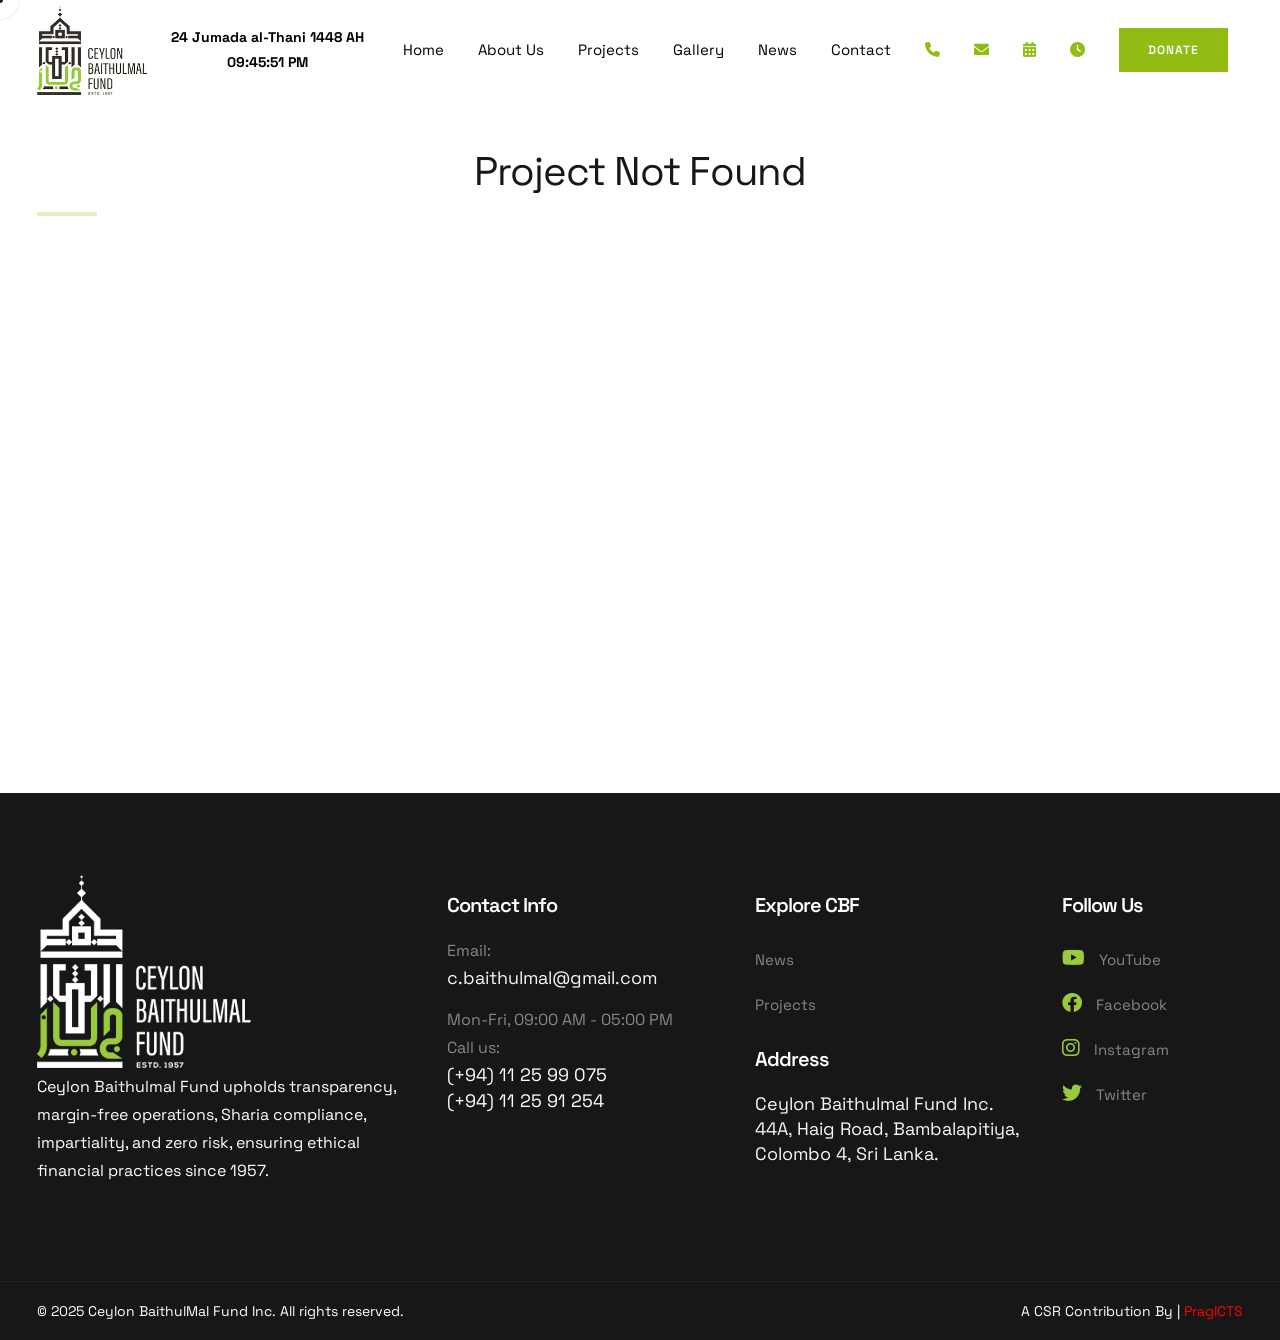
<file: frontend/project-details.html>
<!DOCTYPE html>
<html lang="zxx">

<head>
    <meta charset="utf-8">
    <meta http-equiv="X-UA-Compatible" content="IE=edge">
    <meta name="viewport" content="width=device-width, initial-scale=1.0, user-scalable=0">

    <title>News | Ceylon BaithulMal Fund</title>
    <meta property="og:title" content="News | Ceylon BaithulMal Fund" />
    <meta property="og:image"
        content="https://temp-baithulmal.s3.eu-north-1.amazonaws.com/assets/img/about/baithulmal-logo.png" />
    <meta property="og:type" content="website" />
    <meta property="og:site_name" content="BaithulMal" />
    <meta property="og:locale" content="en_US" />

    <!--Favicon-->
    <link rel="icon" href="assets/img/about/baithulmal-logo.png" type="image/png">

    <!-- Bootstrap CSS -->
    <link href="assets/css/bootstrap.min.css" rel="stylesheet">
    <!-- Line Awesome CSS -->
    <link href="assets/css/line-awesome.min.css" rel="stylesheet">
    <!-- Font Awesome CSS -->
    <link href="assets/css/fontAwesomePro.css" rel="stylesheet">
    <!-- Animate CSS-->
    <link href="assets/css/animate.css" rel="stylesheet">
    <!-- Bar Filler CSS -->
    <link href="assets/css/barfiller.css" rel="stylesheet">
    <!-- Magnific Popup Video -->
    <link href="assets/css/magnific-popup.css" rel="stylesheet">
    <!-- Flaticon CSS -->
    <link href="assets/css/flaticon.css" rel="stylesheet">
    <!-- Owl Carousel CSS -->
    <link href="assets/css/owl.carousel.css" rel="stylesheet">
    <!-- Slick Slider CSS -->
    <link href="assets/css/slick.css" rel="stylesheet">
    <!-- Nice Select  -->
    <link href="assets/css/nice-select.css" rel="stylesheet">
    <!-- Back to Top -->
    <link href="assets/css/backToTop.css" rel="stylesheet">
    <!-- Metis Menu -->
    <link href="assets/css/metismenu.css" rel="stylesheet">
    <!-- Odometer CSS -->
    <link href="assets/css/odometer.min.css" rel="stylesheet">
    <!-- Style CSS -->
    <link href="assets/css/style.css" rel="stylesheet">


    <!-- jquery -->
    <script src="assets/js/jquery-3.6.0.min.js"></script>

      <style>
            .logo img {
            height: 95px;
            width: 114px;
            display: block;
            /* Ensure both logos are initially displayed as block elements */
            }

            .date-time {
                display: flex;
                flex-direction: column;
                align-items: center;
                justify-content: center;
            }
    
            #islamic-date,
            #current-time {
                margin: 0;
                color: #000;
            }
    
        .mobile-nav .date-time {
            margin-bottom: 10px;
            display: flex;
            flex-direction: column;
            align-items: flex-start;
        }
    
        .mobile-nav .date-time div {
            font-size: 14px;
            font-weight: bold;
            color: #999898;
        }

        .blog-img {
    width: 100%;          /* full width of container */
    height: 400px;        /* fixed height for all images */
    object-fit: cover;    /* crop and scale to fit */
    border-radius: 8px;   /* optional rounded corners */
}



#islamic-events-popup > div,
#prayer-popup > div {
  max-width: 90%;
  width: 400px;
  box-sizing: border-box;
}

@media (max-width: 480px) {
  #islamic-events-popup > div,
  #prayer-popup > div {
    width: 95% !important;
    max-height: 90vh;       /* prevent overflow */
    overflow-y: auto;       /* scroll if too tall */
    padding: 15px;          /* reduce padding */
  }

  #islamic-events-popup h3,
  #prayer-popup h3 {
    font-size: 18px;
  }

  #islamic-events-popup button,
  #prayer-popup button {
    width: 100%;            /* full-width button on mobile */
    padding: 10px;
  }
}

#country-select, 
#city-select {
  width: 100%;
  margin-top: 10px;
  padding: 8px;
  border-radius: 5px;
}
#projectCarousel {
  display: inline-block;   /* shrink-wrap to image */
  max-width: 100%;         /* still responsive */
}

#projectCarousel img {
  height: auto;
  max-height: 500px;       /* optional limit */
  width: auto;             /* don’t stretch */
  max-width: 100%;         /* responsive */
  margin: 0 auto;          /* center */
}

    </style>
</head>


<body>

 <!-- Pre-Loader -->
    <div id="loader"></div>

    <!-- Mouse Cursor  -->
    <div class="mouseCursor cursor-outer"></div>
    <div class="mouseCursor cursor-inner"><span>Drag</span></div>

    <!-- Header Area  -->
    <div class="header-area">
        <div id="header-sticky">
            <div class="navigation">
                <div class="container">
                    <div class="row align-items-center justify-content-center">
                        <div class="col-auto">
                            <div class="logo">
                                <a href="index.html" class="logo">
                                    <img src="assets/img/about/baithulmal-logo.png" alt="logo"
                                        style="height: 90px; width: 110px;">
                                </a>
                            </div>
                        </div>
                        <div class="col-auto d-none d-lg-block text-center">
                            <div class="date-time">
                                <div id="islamic-date" style="font-size: 14px; font-weight: bold;"></div>
                                <div id="current-time" style="font-size: 14px; font-weight: bold;"></div>
                            </div>
                        </div>
                           <div class="col-auto d-none d-lg-block text-lg-end">
                            <div class="main-menu ">
                                <div class="main-menu">
                                    <ul>
                                        <li ><a class="navlink scroll-transition" href="index.html">Home</a>
                                        </li>
                                        <li><a class="navlink scroll-transition" href="about-cbf.html">About Us</a>
                                            <ul class="sub-menu">
                                                <li><a href="about-cbf.html">CBF</a></li>
                                                <li><a href="about-zakat.html">Zakat</a></li>
                                                <li><a href="partners.html">Partners</a></li>
                                            

                                            </ul>
                                        </li>
                                        <li><a class="navlink scroll-transition" href="projects.html">Projects</a></li>
                                        <li><a class="navlink scroll-transition" href="gallery.html">Gallery</a></li>
                                        <li><a class="navlink scroll-transition" href="news.html">News</a></li>
                                        <li><a class="navlink scroll-transition" href="contact.html">Contact</a></li>
                                        <li style="position: relative;">
                                            <a class="navlink contact-link" href="tel:+94112599075">
                                                <i class="fas fa-phone" style="color: #92BC13;"></i>
                                            </a>
                                            <span class="tooltip">+94 112599075</span>
                                        </li>
                                        <li style="position: relative;">
                                            <a class="navlink email-link"  href="mailto:c.baithulmal@gmail.com">
                                                <i class="fas fa-envelope" style="margin-right: 0px; color: #92BC13;"></i>
                                            </a>
                                            <span class="tooltip">c.baithulmal@gmail.com</span>
                                        </li>
                                        <li style="position: relative;">
                                             <a class="navlink email-link"  href="calender.html">
                                                <i class="fas fa-calendar-alt" style="margin-right: 0px; color: #92BC13;"></i>
                                            </a>
                                            <span class="tooltip">Islamic Events</span>
                                        </li>
                                        <li style="position: relative;">
                                            <a class="navlink email-link" href="#">
                                                <i class="fas fa-clock" style="margin-right: 0px; color: #92BC13;"></i>
                                            </a>
                                            <span class="tooltip">Today's Prayer Time</span>
                                        </li>
                                        <!--
                                        <li style="position: relative;">
                                            <a class="navlink email-link" href="calendar.html">
                                                <i class="fas fa-clock" style="margin-right: 0px; color: #92BC13;"></i>
                                            </a>
                                            <span class="tooltip" id="prayer-times-tooltip">Loading...</span>
                                        </li>-->
                                        

                                        <li><a class="navlink" href="donate.html" style="
                                            background: #92BC13;
                                            color: #fff;
                                            font-size: 12px;
                                            font-weight: 600;
                                            letter-spacing: 1px;
                                            text-transform: uppercase;
                                            padding: 15px 28px;
                                            border: 1px solid #92BC13;
                                            margin-top: 0px;
                                            margin-bottom: 25px;
                                            text-align: center;">Donate
                                            </a>
                                        </li>
                                    </ul>
                                </div>
                            </div>
                        </div>
                        <!-- Mobile Menu -->
                        <div class="mobile-nav-bar col-6 d-block d-lg-none">
                            <div class="mobile-nav-wrap">
                                <div id="hamburger">
                                    <i class="las la-bars"></i>
                                </div>
                                <!-- mobile menu - responsive menu  -->
                                <div class="mobile-nav">
                                    <button type="button" class="close-nav">
                                        <i class="las la-times-circle"></i>
                                    </button>
                                    <nav class="sidebar-nav">
                                        <ul class="metismenu" id="mobile-menu">
                                            <li><a class="" href="index.html">Home</a>
                                            </li>
                                            <li><a class="has-arrow" href="about-cbf.html">About Us</a>
                                                <ul class="sub-menu">
                                                    <li><a href="about-cbf.html">CBF</a></li>
                                                    <li><a href="about-zakat.html">Zakat</a></li>
                                                     <li><a href="partners.html">Partners</a></li>
                                           
                                                </ul>
                                            </li>
                                            <li><a class="" href="projects.html">Projects</a></li>
                                            <li><a class="" href="gallery.html">Gallery</a></li>
                                            <li><a class="" href="news.html">News</a></li>
                                            <li><a href="contact.html">Contact</a></li>
    <li style="position: relative;">
       <a class="navlink email-link" href="calender.html">
            <i class="fas fa-calendar-alt" style="margin-right: 0px; color: #92BC13;"></i>
            Islamic Events
        </a>
    </li>
    <li style="position: relative;">
        <a class="navlink email-link" href="#">
            <i class="fas fa-clock" style="margin-right: 0px; color: #92BC13;"></i>
            Today's Prayer Time
        </a>
    </li>
                                        </ul>
                                    </nav>
                                    <div class="action-bar">
                                        <div class="date-time">
                                            <div id="mobile-islamic-date" style="font-size: 14px; font-weight: bold;"></div>
                                            <div id="mobile-current-time" style="font-size: 14px; font-weight: bold;"></div>
                                        </div>
                                        <a href="mailto:c.baithulmal@gmail.com"><i class="las la-envelope"></i>c.baithulmal@gmail.com</a>
                                        <a href="tel:+94112599075"><i class="fal fa-phone"></i>(+94) 11 25 99 075</a>        
                                        <a href="tel:+94112591254"><i class="fal fa-phone"></i>(+94) 11 25 91 254</a>
                                        <a href="donate.html" class="theme-btn">Donate</a>
                                    </div>
                                </div>
                            </div>
                        </div>
                    </div>
                </div>
            </div>
        </div>
    </div>

   <script>
    // Function to calculate the Islamic date
    function getIslamicDate() {
        const islamicMonths = [
            "Muharram", "Safar", "Rabi' al-Awwal", "Rabi' al-Thani",
            "Jumada al-Awwal", "Jumada al-Thani", "Rajab", "Sha'ban",
            "Ramadan", "Shawwal", "Dhu al-Qi'dah", "Dhu al-Hijjah"
        ];

        const today = new Date();
        const options = { year: 'numeric', month: 'numeric', day: 'numeric' };
        const formatter = new Intl.DateTimeFormat('en-u-ca-islamic', options);
        const islamicDateString = formatter.format(today);

        // Split and parse the formatted Islamic date
        const [month, day, year] = islamicDateString.split('/');
        const islamicMonthName = islamicMonths[parseInt(month, 10) - 1];

        // ✅ Adjust by -1 so 5 Sept 2025 = 11 Rabi al-Awwal
        const islamicDayName = parseInt(day, 10) - 1;

        return `${islamicDayName} ${islamicMonthName} ${year}`;
    }

    // Function to display the current time
    function getCurrentTime() {
        const now = new Date();
        return now.toLocaleTimeString([], { hour: '2-digit', minute: '2-digit', second: '2-digit' });
    }

    // Update the Islamic date and time
    function updateDateTime() {
        const islamicDate = getIslamicDate();
        const currentTime = getCurrentTime();

        // Update desktop version
        document.getElementById("islamic-date").textContent = islamicDate;
        document.getElementById("current-time").textContent = currentTime;

        // Update mobile version
        document.getElementById("mobile-islamic-date").textContent = islamicDate;
        document.getElementById("mobile-current-time").textContent = currentTime;
    }

    // Initialize and refresh the time every second
    updateDateTime();
    setInterval(updateDateTime, 1000);
</script>
<!-- Hero Section -->


<!-- Blog Details Section -->
<section class="project-details pt-5 pb-5">
  <div class="container">
    <div class="row mb-4 text-center">
      <div class="col-12">
        <h1 id="project-title"></h1>
        <p id="project-category" class="text-muted"></p>
        <hr style="width: 60px; border: 2px solid #92BC13;">
      </div>
    </div>

   <div class="row mb-4">
  <div class="col-12 text-center">
    <div id="projectCarousel" class="carousel slide d-inline-block"  data-bs-ride="carousel" 
     data-bs-interval="3000"> <!-- 3000ms = 3 seconds -->
      <div class="carousel-inner" id="project-media">
        <!-- Images injected here -->
      </div>
      <button class="carousel-control-prev" type="button" data-bs-target="#projectCarousel" data-bs-slide="prev">
        <span class="carousel-control-prev-icon" aria-hidden="true"></span>
      </button>
      <button class="carousel-control-next" type="button" data-bs-target="#projectCarousel" data-bs-slide="next">
        <span class="carousel-control-next-icon" aria-hidden="true"></span>
      </button>
    </div>
  </div>
</div>



    <div class="row">
      <div class="col-12">
        <p id="project-content" class="lead"></p>
      </div>
    </div>
  </div>
</section>




<!-- Pagination for news -->
<ul id="pagination" class="pagination justify-content-center mt-4"></ul>


<div id="event-strip" style="
    width: 100%;
    background: #92BC13;
    color: #fff;
    font-weight: bold;
    text-align: center;
    padding: 12px;
    font-size: 16px;
    display: none;">
</div>

<div style="width: 100%; height: 400px;">
  <iframe 
    src="https://www.google.com/maps/embed?pb=!1m18!1m12!1m3!1d3960.9946776559655!2d79.8545049!3d6.891238899999999!2m3!1f0!2f0!3f0!3m2!1i1024!2i768!4f13.1!3m3!1m2!1s0x3ae25bf1dd5d1201%3A0xf3d3bba79bad1e0a!2sCeylon%20Baithulmal%20Fund!5e0!3m2!1sen!2slk!4v1756868335403!5m2!1sen!2slk" 
    width="100%" 
    height="100%" 
    style="border:0;" 
    allowfullscreen="" 
    loading="lazy" 
    referrerpolicy="no-referrer-when-downgrade">
  </iframe>
</div>
<!-- Footer Area: CBF Design -->
    <footer class="footer-area">
        <div class="container">
            <div class="footer-up">
                <div class="row gy-5">
                    <div class="col-lg-4 col-md-6 col-sm-12">
                        <img src="assets/img/about/white-logo.png" />
                        <p style="color: white;">
                            Ceylon Baithulmal Fund upholds transparency, margin-free operations, Sharia compliance,
                            impartiality, and zero risk,
                            ensuring ethical financial practices since 1957.
                        </p>
                    </div>
                    <div class="col-lg-3 col-md-6">
                        <h5>Contact Info</h5>
                        <div class="company-email">
                            <p>Email:</p>
                            <a href="mailto:c.baithulmal@gmail.com">c.baithulmal@gmail.com</a>
                        </div>
                        <div class="phone-number">
                            <p>Mon-Fri, 09:00 AM - 05:00 PM</p>
                            <p>Call us:</p>
                            <a href="tel:+94112599075">(+94) 11 25 99 075</a><br>
                            <a href="tel:+94112591254">(+94) 11 25 91 254</a>
                        </div>
                    </div>
                    <div class="col-lg-3 col-md-6 com-sm-12">
                        <h5>Explore CBF</h5>
                        <ul>
                            <li>
                                <a href="news.html">News</a>
                                <a href="projects.html">Projects</a>
                                <!--<a href="partners.html">Partners</a>-->
                            </li>
                        </ul>
                        <div class="company-email">
                            <h5>Address</h5>
                            <a href="https://maps.app.goo.gl/gEYLd5BaCj9ze23B8">Ceylon Baithulmal Fund Inc.<br> 44A, Haig Road, Bambalapitiya, Colombo 4, Sri Lanka.</a>
                        </div>
                    </div>
                    <div class="col-lg-2 col-md-6 col-sm-12">
                        <h5>Follow Us</h5>
                        <ul>
                            <li>
                                <div class="social-area">
                                    <a href="https://www.youtube.com/@ceylonbaithulmalfund" target="_blank"><i class="fab fa-youtube"></i> YouTube</a>
                                    <a href="https://web.facebook.com/ceylonbaithulmal" target="_blank"><i class="fab fa-facebook"></i> Facebook</a>
                                    <a href="https://www.instagram.com/ceylonbaithulmal/" target="_blank"><i class="fab fa-instagram"></i> Instagram</a>
                                    <a href="https://x.com/baithulmalfund" target="_blank"><i class="fab fa-twitter"></i> Twitter</a>
                                </div>
                            </li>
                        </ul>
                    </div>

                </div>
            </div>
        </div>
    </footer>
    <!-- Footer Bottom Area -->

    <div class="footer-bottom">
        <div class="container">
            <div class="row justify-content-center align-items-center justify-content-center">
                <div class="col-lg-6 col-md-6 col-sm-12">
                    <p class="copyright-line">© 2025 Ceylon BaithulMal Fund Inc. All rights reserved.</p>
                </div>
                <div class="col-lg-6 col-md-6 col-xs-12 text-md-end">
                    <p class="privacy">A CSR Contribution By | <a href="https://www.pragicts.com/"
                            style="color: red; font-size: 14px;">PragICTS</a></p>
                </div>
            </div>
        </div>
    </div>

    <!-- back to top start -->
    <div class="progress-wrap">
        <svg class="progress-circle svg-content" width="100%" height="100%" viewBox="-1 -1 102 102">
            <path d="M50,1 a49,49 0 0,1 0,98 a49,49 0 0,1 0,-98" />
        </svg>
    </div>

    <!-- Popper JS -->
    <script src="assets/js/popper.min.js"></script>
    <!-- Bootstrap JS -->
    <script src="assets/js/bootstrap.min.js"></script>
    <!-- Wow JS -->
    <script src="assets/js/wow.min.js"></script>
    <!-- Pure Counter JS -->
    <script src="assets/js/pure-counter.js"></script>
    <!-- Owl Carousel JS -->
    <script src="assets/js/owl.carousel.min.js"></script>
    <!-- Slick Slider JS -->
    <script src="assets/js/slick.min.js"></script>
    <!-- Magnific Popup JS -->
    <script src="assets/js/magnific-popup.min.js"></script>
    <!-- Isotope JS -->
    <script src="assets/js/isotope-3.0.6-min.js"></script>
    <!-- Nice Select JS -->
    <script src="assets/js/jquery.nice-select.min.js"></script>
    <!-- Back To Top JS -->
    <script src="assets/js/backToTop.js"></script>
    <!-- Metis Menu JS -->
    <script src="assets/js/metismenu.js"></script>
    <!-- Progress Bar JS -->
    <script src="assets/js/jquery.barfiller.js"></script>
    <!-- Appear JS -->
    <script src="assets/js/jquery.appear.min.js"></script>
    <!-- Odometer JS -->
    <script src="assets/js/odometer.min.js"></script>
    <!-- Main JS -->
    <script src="assets/js/main.js"></script>

    <!-- Developer Info Box -->
    <div id="developer-info"
        style="display: none; position: fixed; top: 50%; left: 50%; transform: translate(-50%, -50%); max-width: 600px; background-color: #fefefe; padding: 20px; border-radius: 8px; box-shadow: 0 4px 8px rgba(0, 0, 0, 0.2); z-index: 1000; text-align: center;">

        <!-- Image added on top -->
        <img src="assets/img/project/pragicts-logo-1000X1000.png" alt="Developer Logo"
            style="max-width: 10%; height: auto; margin-bottom: 15px; border-radius: 50%;">

        <h3 style="color: #333; margin-bottom: 15px; font-size: 18px;"><strong>WEBSITE DEVELOPMENT SCORECARD</strong>
        </h3>
        <p style="color: #555; font-size: 16px; margin: 5px 0;">Client: Ceylon BaithulMal Fund</p>
        <p style="color: #555; font-size: 16px; margin: 5px 0;">Project Type: Website Development</p>
        <p style="color: #555; font-size: 16px; margin: 5px 0;">Project Reference ID : PRAG-SE-WD-BAITHULMAL-01/2025</p>
        <a style="color: #555; font-size: 16px; margin: 5px 0;" href="https://baithulmal.lk/" target="_blank">Domain:
            https://baithulmal.lk/</a>
        <p style="color: #555; font-size: 16px; margin: 5px 0;">Date: 13/01/2025</p>
        <p style="color: #555; font-size: 16px; margin: 5px 0;">Developer: Miss Fathima Minzah</p>
        <p style="color: #555; font-size: 16px; margin: 5px 0;">Assigned by: Rizvi Latiff</p>
        <p style="color: #555; font-size: 16px; margin: 5px 0;">Technology Stack: HTML, JAVA Scripting, Open Graph &
            Onpage SEO</p>
        <br><br>
        <button onclick="document.getElementById('developer-info').style.display='none'"
            style="position: absolute; bottom: 10px; right: 270px; background: rgb(210, 21, 21); color: white; border: none; border-radius: 4px; padding: 5px 10px; cursor: pointer;">Close</button>

    </div>

    <!-- JavaScript for Alt+P Shortcut -->
    <script>
        document.addEventListener("keydown", function (event) {
            if ((event.altKey || event.ctrlKey) && event.key === "p") { // Checks if Alt+P or Ctrl+P is pressed
                const devInfo = document.getElementById("developer-info");
                if (devInfo.style.display === "none") {
                    devInfo.style.display = "block"; // Show developer info
                } else {
                    devInfo.style.display = "none";  // Hide developer info
                }
            }
        });

    </script>
<div class="text-center mb-4">
    <h1 id="project-title"></h1>
    <p id="project-category" class="text-muted"></p>
    <div id="project-media" class="mb-3">
        <!-- Image or video will appear here -->
    </div>
</div>
<div id="project-content" class="text-center lead"></div>


<script>
const urlParams = new URLSearchParams(window.location.search);
const tabId = urlParams.get('tab');
const projectIndex = parseInt(urlParams.get('index'));

async function loadProjectDetails() {
    try {
        const response = await fetch('assets/data/projects.json');
        const data = await response.json();

        const tab = data.tabs.find(t => t.id === tabId);
        if (!tab) {
            document.getElementById("project-title").textContent = "Project Not Found";
            return;
        }

        const project = tab.projects[projectIndex];
        if (!project) {
            document.getElementById("project-title").textContent = "Project Not Found";
            return;
        }

        // Set title and category
        document.getElementById("project-title").textContent = project.title;
        document.getElementById("project-category").textContent = tab.title;

        const mediaContainer = document.getElementById("project-media");

        // Clear previous media
        mediaContainer.innerHTML = "";

      if (project.type === 'video') {
    // Show video
    const iframe = document.createElement("iframe");
    iframe.src = project.link;
    iframe.width = "100%";
    iframe.height = "400";
    iframe.frameBorder = "0";
    iframe.allowFullscreen = true;
    document.getElementById("project-media").appendChild(iframe);
} else if (Array.isArray(project.images)) {
    // If multiple images -> create carousel slides
    const mediaContainer = document.getElementById("project-media");
    mediaContainer.innerHTML = "";
    project.images.forEach((imgSrc, index) => {
        const div = document.createElement("div");
        div.className = `carousel-item ${index === 0 ? "active" : ""}`;
        div.innerHTML = `  <img src="${imgSrc}" class="d-block mx-auto" style="max-height: 500px; width: auto;">`;
        mediaContainer.appendChild(div);
    });
} else {
    // Single image fallback
    const img = document.createElement("img");
    img.src = project.image;
    img.className = "img-fluid rounded";
    img.style.maxHeight = "400px";
    img.style.objectFit = "cover";
    document.getElementById("project-media").appendChild(img);
}

        // Show content if exists
        document.getElementById("project-content").innerHTML = project.content || "No description available.";


    } catch (error) {
        console.error("Failed to load project details:", error);
        document.getElementById("project-title").textContent = "Failed to load project";
    }
}

loadProjectDetails();

</script>


















<!-- Prayer Times Popup -->
<div id="prayer-popup" style="display: none; position: fixed; top: 0; left: 0; width: 100%; height: 100%; background: rgba(0,0,0,0.6); z-index: 2000; align-items: center; justify-content: center;">
  <div style="background: #fff; padding: 20px; border-radius: 10px; width: 400px; max-width: 90%; text-align: center; position: relative;">
    <h3 style="margin-bottom: 15px; color:#92BC13;">Select Country and City</h3>
    <select id="country-select">
      <option value="">-- Choose Country --</option>
    </select>
    <select id="city-select" style="display: none;">
      <option value="">-- Choose City --</option>
    </select>
    <div id="prayer-results" style="text-align:center; margin-top: 15px; display:none;">
      <h5>Prayer Times:</h5>
      <table id="prayer-table" style="width:100%; border-collapse: collapse;">
        <thead>
          <tr>
            <th style="border: 1px solid #ccc; padding: 8px;">Prayer</th>
            <th style="border: 1px solid #ccc; padding: 8px;">Time</th>
          </tr>
        </thead>
        <tbody></tbody>
      </table>
    </div>
    <button onclick="closePrayerPopup()" style="margin-top:20px; background: #92BC13; color: #fff; padding: 8px 15px; border: none; border-radius: 5px; cursor: pointer;">Close</button>
  </div>
</div>

<script>
  const countrySelect = document.getElementById("country-select");
  const citySelect = document.getElementById("city-select");
  const prayerTableBody = document.querySelector("#prayer-table tbody");
  const prayerResults = document.getElementById("prayer-results");

  async function fetchCountries() {
    try {
      const response = await fetch('https://countriesnow.space/api/v0.1/countries');
      const data = await response.json();
      const countries = data.data;

      countries.forEach(country => {
        const option = document.createElement("option");
        option.value = country.country;
        option.textContent = country.country;
        countrySelect.appendChild(option);
      });
    } catch (error) {
      console.error("Error fetching countries:", error);
    }
  }

  async function fetchCities(country) {
    try {
      const response = await fetch(`https://countriesnow.space/api/v0.1/countries/cities`, {
        method: 'POST',
        headers: { 'Content-Type': 'application/json' },
        body: JSON.stringify({ country })
      });
      const data = await response.json();
      let cities = data.data;
      cities.sort((a, b) => a.localeCompare(b));

      citySelect.innerHTML = '<option value="">-- Choose City --</option>';
      cities.forEach(city => {
        const option = document.createElement("option");
        option.value = city;
        option.textContent = city;
        citySelect.appendChild(option);
      });
      citySelect.style.display = 'inline-block';
    } catch (error) {
      console.error("Error fetching cities:", error);
    }
  }

  async function fetchPrayerTimes(city, country) {
    const today = new Date();
    const currentDate = today.toISOString().split('T')[0];

    const apiUrl = `https://api.aladhan.com/v1/timingsByAddress/${currentDate}?address=${encodeURIComponent(city + ',' + country)}&method=1`;

    try {
      const response = await fetch(apiUrl);
      const data = await response.json();

      if (data.code === 200) {
        const timings = data.data.timings;
        prayerTableBody.innerHTML = '';

        const selectedPrayers = ["Fajr", "Sunrise", "Dhuhr", "Asr", "Sunset", "Maghrib", "Isha"];
        selectedPrayers.forEach(prayer => {
          const tr = document.createElement("tr");
          const tdPrayer = document.createElement("td");
          tdPrayer.textContent = prayer;
          tdPrayer.style.border = "1px solid #ccc";
          tdPrayer.style.padding = "8px";
          const tdTime = document.createElement("td");
          tdTime.textContent = timings[prayer];
          tdTime.style.border = "1px solid #ccc";
          tdTime.style.padding = "8px";
          tr.appendChild(tdPrayer);
          tr.appendChild(tdTime);
          prayerTableBody.appendChild(tr);
        });

        prayerResults.style.display = 'block';
      } else {
        alert("Could not fetch prayer times. Try again.");
      }
    } catch (error) {
      console.error("Error fetching prayer times:", error);
      alert("Error fetching prayer times.");
    }
  }

  countrySelect.addEventListener("change", () => {
    const country = countrySelect.value;
    if (country) {
      fetchCities(country);
    } else {
      citySelect.style.display = 'none';
      prayerResults.style.display = 'none';
    }
  });

  citySelect.addEventListener("change", () => {
    const city = citySelect.value;
    const country = countrySelect.value;
    if (city && country) {
      fetchPrayerTimes(city, country);
    }
  });

  document.querySelectorAll('.fa-clock').forEach(icon => {
    icon.parentElement.addEventListener("click", function (e) {
      e.preventDefault();
      document.getElementById("prayer-popup").style.display = "flex";
    });
  });

  function closePrayerPopup() {
    document.getElementById("prayer-popup").style.display = "none";
  }

  fetchCountries();
</script>




<script>
const islamicEvents = [
  { month: 1, day: 1, event: "Islamic New Year (1 Muharram)" },
  { month: 1, day: 10, event: "Day of Ashura" },
  { month: 3, day: 12, event: "Mawlid (Prophet Muhammad's Birthday)" },
  { month: 7, day: 27, event: "Isra and Mi'raj" },
  { month: 9, day: 1, event: "Start of Ramadan" },
  { month: 9, day: 27, event: "Laylat al-Qadr" },
  { month: 10, day: 1, event: "Eid al-Fitr" },
  { month: 12, day: 9, event: "Day of Arafah" },
  { month: 12, day: 10, event: "Eid al-Adha" },
  { month: 12, day: 29, event: "Islamic Calendar Year End / Dhu al-Hijjah ends" }
];

// ✅ Sri Lanka correction (API is 1 day ahead)
const HIJRI_OFFSET = -1;

// ⚡ Toggle this to true when testing
const TEST_MODE = false;

async function checkTodayEvent() {
  const strip = document.getElementById("event-strip");

  if (TEST_MODE) {
    strip.textContent = "Today’s Islamic Event: Mawlid (Prophet Muhammad's Birthday)";
    strip.style.background = "#92BC13";
    strip.style.display = "block";
    return;
  }

  // Get today in Sri Lanka time zone
  const todaySL = new Date(new Date().toLocaleString("en-US", { timeZone: "Asia/Colombo" }));
  const dd = todaySL.getDate();
  const mm = todaySL.getMonth() + 1;
  const yyyy = todaySL.getFullYear();

  try {
    const apiUrl = `https://api.aladhan.com/v1/gToH?date=${dd}-${mm}-${yyyy}&latitude=6.9271&longitude=79.8612&method=2`;
    const res = await fetch(apiUrl);
    const data = await res.json();

    if (data.code === 200) {
      let hijriDay = parseInt(data.data.hijri.day, 10) + HIJRI_OFFSET;
      let hijriMonth = data.data.hijri.month.number;
      let hijriYear = parseInt(data.data.hijri.year, 10);

      // Handle underflow
      if (hijriDay < 1) {
        hijriDay = 30; // assume 30 days for simplicity
        hijriMonth--;
        if (hijriMonth < 1) {
          hijriMonth = 12;
          hijriYear--;
        }
      }

      // ✅ Match correctly with our events list
      const todayEvent = islamicEvents.find(e => e.day === hijriDay && e.month === hijriMonth);

      if (todayEvent) {
        strip.textContent = `Today’s Islamic Event: ${todayEvent.event}`;
        strip.style.background = "#92BC13";
        strip.style.display = "block";
      } else {
        strip.textContent = "No Islamic event today";
        strip.style.background = "#555";
        strip.style.display = "block";
      }
    }
  } catch (err) {
    console.error("Error fetching Hijri date:", err);
  }
}

document.addEventListener("DOMContentLoaded", checkTodayEvent);
</script>

</body>




</html>
</file>
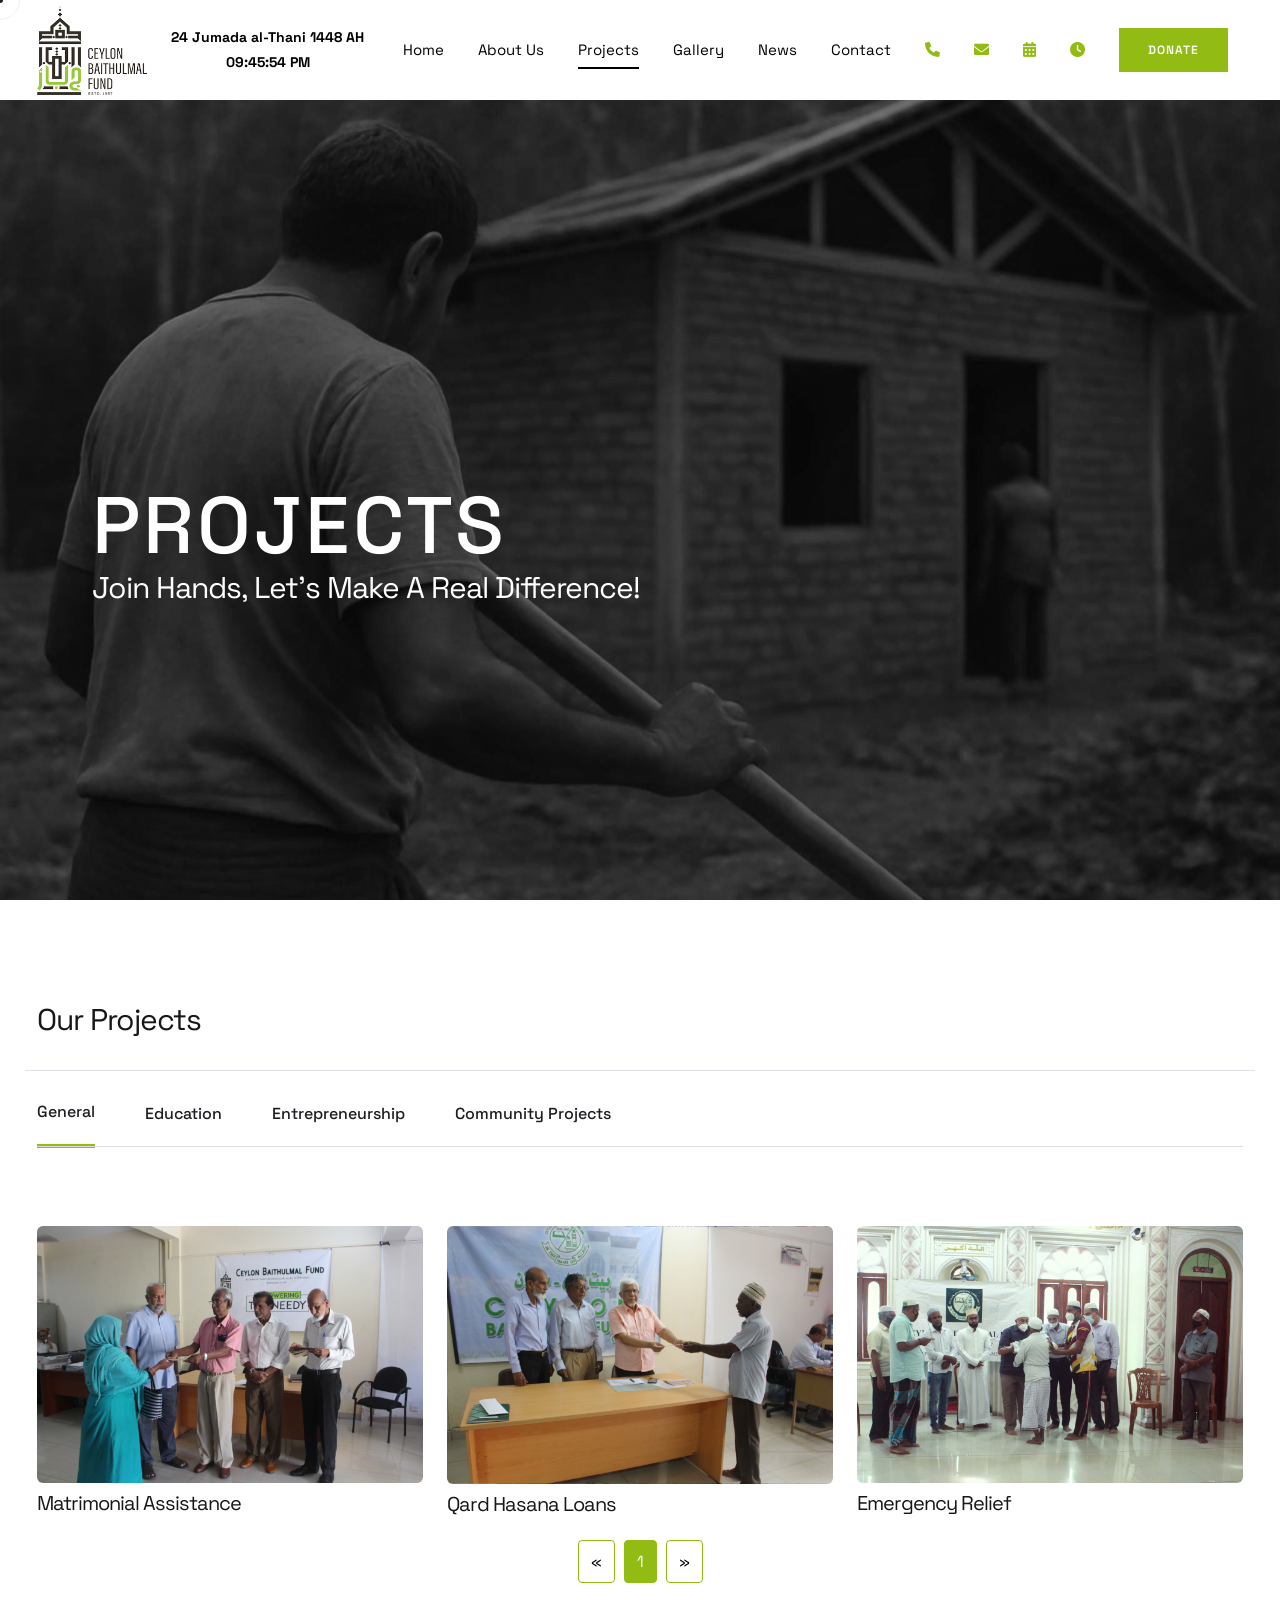
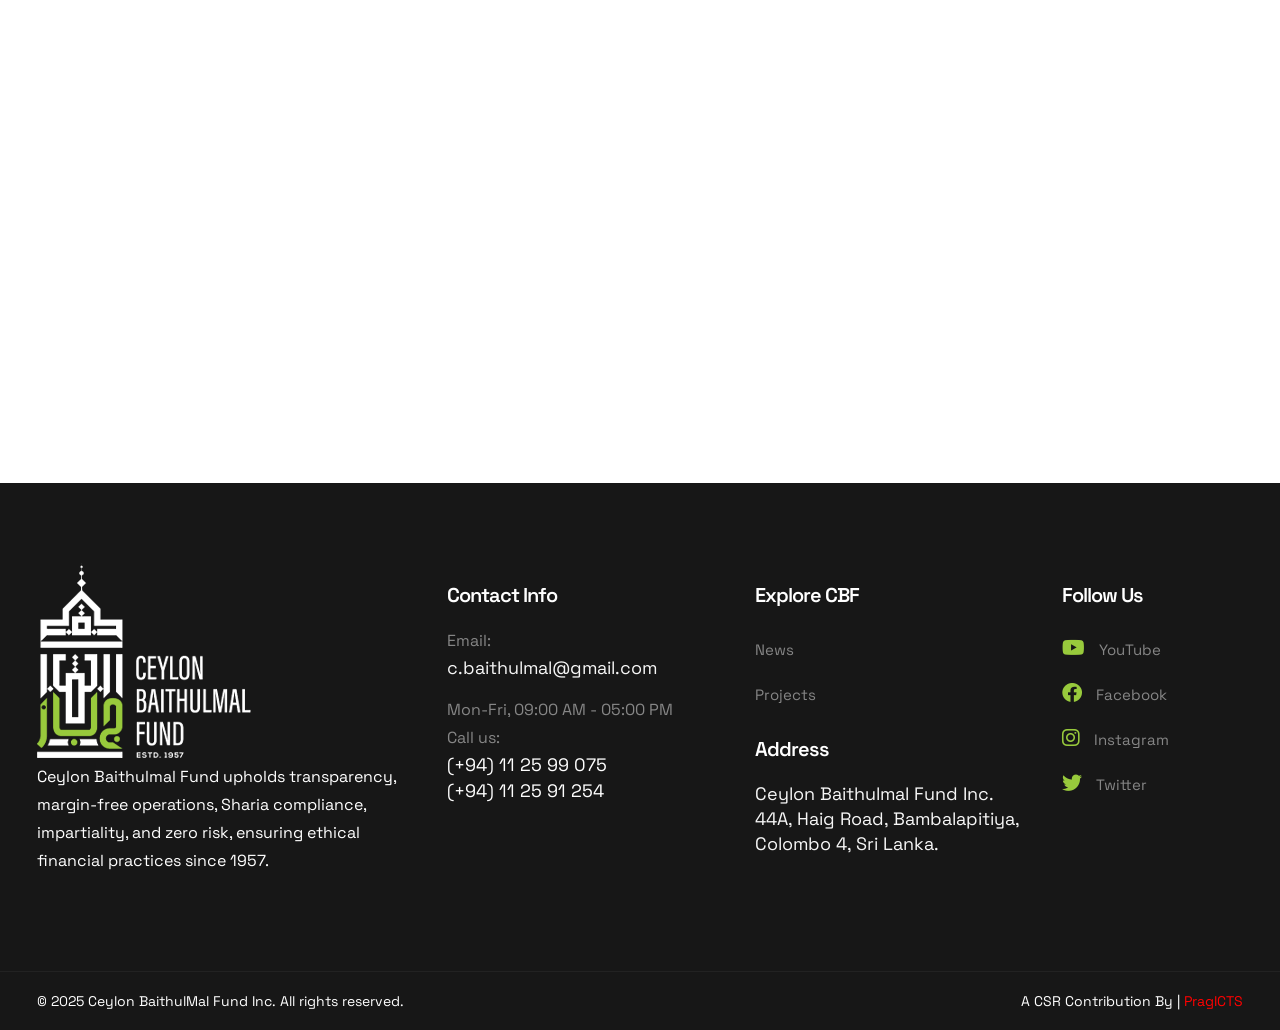
<file: frontend/projects.html>
<!DOCTYPE html>
<html lang="zxx">

<head>
    <meta charset="utf-8">
    <meta http-equiv="X-UA-Compatible" content="IE=edge">
    <meta name="viewport" content="width=device-width, initial-scale=1.0, user-scalable=0">

    <title>Projects | Ceylon BaithulMal Fund</title>
    <meta property="og:title" content="Projects | Ceylon BaithulMal Fund" />
    <meta property="og:image"
        content="https://temp-baithulmal.s3.eu-north-1.amazonaws.com/assets/img/about/baithulmal-logo.png" />
    <meta property="og:type" content="website" />
    <meta property="og:site_name" content="BaithulMal" />
    <meta property="og:locale" content="en_US" />

    <!--Favicon-->
    <link rel="icon" href="assets/img/about/baithulmal-logo.png" type="image/png">

    <!-- Bootstrap CSS -->
    <link href="assets/css/bootstrap.min.css" rel="stylesheet">
    <!-- Line Awesome CSS -->
    <link href="assets/css/line-awesome.min.css" rel="stylesheet">
    <!-- Font Awesome CSS -->
    <link href="assets/css/fontAwesomePro.css" rel="stylesheet">
    <!-- Animate CSS-->
    <link href="assets/css/animate.css" rel="stylesheet">
    <!-- Bar Filler CSS -->
    <link href="assets/css/barfiller.css" rel="stylesheet">
    <!-- Magnific Popup Video -->
    <link href="assets/css/magnific-popup.css" rel="stylesheet">
    <!-- Flaticon CSS -->
    <link href="assets/css/flaticon.css" rel="stylesheet">
    <!-- Owl Carousel CSS -->
    <link href="assets/css/owl.carousel.css" rel="stylesheet">
    <!-- Slick Slider CSS -->
    <link href="assets/css/slick.css" rel="stylesheet">
    <!-- Nice Select  -->
    <link href="assets/css/nice-select.css" rel="stylesheet">
    <!-- Back to Top -->
    <link href="assets/css/backToTop.css" rel="stylesheet">
    <!-- Metis Menu -->
    <link href="assets/css/metismenu.css" rel="stylesheet">
    <!-- Odometer CSS -->
    <link href="assets/css/odometer.min.css" rel="stylesheet">
    <!-- Style CSS -->
    <link href="assets/css/style.css" rel="stylesheet">


    <!-- jquery -->
    <script src="assets/js/jquery-3.6.0.min.js"></script>
</head>

<body>

    <!-- Pre-Loader -->
    <div id="loader"></div>

    <!-- Mouse Cursor  -->
    <div class="mouseCursor cursor-outer"></div>
    <div class="mouseCursor cursor-inner"><span>Drag</span></div>

    <!-- Header Area  -->
    <div class="header-area">
        <div id="header-sticky">
            <div class="navigation">
                <div class="container">
                    <div class="row align-items-center justify-content-center">
                        <div class="col-auto">
                            <div class="logo">
                                <a href="index.html" class="logo">
                                    <img src="assets/img/about/baithulmal-logo.png" alt="logo"
                                        style="height: 90px; width: 110px;">
                                </a>
                            </div>
                        </div>
                        <div class="col-auto d-none d-lg-block text-center">
                            <div class="date-time">
                                <div id="islamic-date" style="font-size: 14px; font-weight: bold;"></div>
                                <div id="current-time" style="font-size: 14px; font-weight: bold;"></div>
                            </div>
                        </div>
                          <div class="col-auto d-none d-lg-block text-lg-end">
                            <div class="main-menu ">
                                <div class="main-menu">
                                    <ul>
                                        <li ><a class="navlink scroll-transition" href="index.html">Home</a>
                                        </li>
                                        <li><a class="navlink scroll-transition" href="about-cbf.html">About Us</a>
                                            <ul class="sub-menu">
                                                <li><a href="about-cbf.html">CBF</a></li>
                                                <li><a href="about-zakat.html">Zakat</a></li>
                                                <li><a href="partners.html">Partners</a></li>
                                            

                                            </ul>
                                        </li>
                                        <li class="active"><a class="navlink scroll-transition" href="projects.html">Projects</a></li>
                                        <li><a class="navlink scroll-transition" href="gallery.html">Gallery</a></li>
                                        <li><a class="navlink scroll-transition" href="news.html">News</a></li>
                                        <li><a class="navlink scroll-transition" href="contact.html">Contact</a></li>
                                        <li style="position: relative;">
                                            <a class="navlink contact-link" href="tel:+94112599075">
                                                <i class="fas fa-phone" style="color: #92BC13;"></i>
                                            </a>
                                            <span class="tooltip">+94 112599075</span>
                                        </li>
                                        <li style="position: relative;">
                                            <a class="navlink email-link"  href="mailto:c.baithulmal@gmail.com">
                                                <i class="fas fa-envelope" style="margin-right: 0px; color: #92BC13;"></i>
                                            </a>
                                            <span class="tooltip">c.baithulmal@gmail.com</span>
                                        </li>
                                        <li style="position: relative;">
                                             <a class="navlink email-link"  href="calender.html">
                                                <i class="fas fa-calendar-alt" style="margin-right: 0px; color: #92BC13;"></i>
                                            </a>
                                            <span class="tooltip">Islamic Events</span>
                                        </li>
                                        <li style="position: relative;">
                                            <a class="navlink email-link" href="#">
                                                <i class="fas fa-clock" style="margin-right: 0px; color: #92BC13;"></i>
                                            </a>
                                            <span class="tooltip">Today's Prayer Time</span>
                                        </li>
                                        <!--
                                        <li style="position: relative;">
                                            <a class="navlink email-link" href="calendar.html">
                                                <i class="fas fa-clock" style="margin-right: 0px; color: #92BC13;"></i>
                                            </a>
                                            <span class="tooltip" id="prayer-times-tooltip">Loading...</span>
                                        </li>-->
                                        

                                        <li><a class="navlink" href="donate.html" style="
                                            background: #92BC13;
                                            color: #fff;
                                            font-size: 12px;
                                            font-weight: 600;
                                            letter-spacing: 1px;
                                            text-transform: uppercase;
                                            padding: 15px 28px;
                                            border: 1px solid #92BC13;
                                            margin-top: 0px;
                                            margin-bottom: 25px;
                                            text-align: center;">Donate
                                            </a>
                                        </li>
                                    </ul>
                                </div>
                            </div>
                        </div>
                        <!-- Mobile Menu -->
                        <div class="mobile-nav-bar col-6 d-block d-lg-none">
                            <div class="mobile-nav-wrap">
                                <div id="hamburger">
                                    <i class="las la-bars"></i>
                                </div>
                                <!-- mobile menu - responsive menu  -->
                                <div class="mobile-nav">
                                    <button type="button" class="close-nav">
                                        <i class="las la-times-circle"></i>
                                    </button>
                                    <nav class="sidebar-nav">
                                        <ul class="metismenu" id="mobile-menu">
                                            <li><a class="" href="index.html">Home</a>
                                            </li>
                                            <li><a class="has-arrow" href="about-cbf.html">About Us</a>
                                                <ul class="sub-menu">
                                                    <li><a href="about-cbf.html">CBF</a></li>
                                                    <li><a href="about-zakat.html">Zakat</a></li>
                                                   <li><a href="partners.html">Partners</a></li>
                                             
                                                </ul>
                                            </li>
                                            <li><a class="" href="projects.html">Projects</a></li>
                                            <li><a class="" href="gallery.html">Gallery</a></li>
                                            <li><a class="" href="news.html">News</a></li>
                                            <li><a href="contact.html">Contact</a></li>
 <li style="position: relative;">
       <a class="navlink email-link" href="calender.html">
            <i class="fas fa-calendar-alt" style="margin-right: 0px; color: #92BC13;"></i>
            Islamic Events
        </a>
    </li>
    <li style="position: relative;">
        <a class="navlink email-link" href="#">
            <i class="fas fa-clock" style="margin-right: 0px; color: #92BC13;"></i>
            Today's Prayer Time
        </a>
    </li>
                                        </ul>
                                    </nav>
                                    <div class="action-bar">
                                        <div class="date-time">
                                            <div id="mobile-islamic-date" style="font-size: 14px; font-weight: bold;"></div>
                                            <div id="mobile-current-time" style="font-size: 14px; font-weight: bold;"></div>
                                        </div>
                                        <a href="mailto:c.baithulmal@gmail.com"><i class="las la-envelope"></i>c.baithulmal@gmail.com</a>
                                        <a href="tel:+94112599075"><i class="fal fa-phone"></i>(+94) 11 25 99 075</a>        
                                        <a href="tel:+94112591254"><i class="fal fa-phone"></i>(+94) 11 25 91 254</a>
                                        <a href="donate.html" class="theme-btn">Donate</a>
                                    </div>
                                </div>
                            </div>
                        </div>
                    </div>
                </div>
            </div>
        </div>
    </div>

      <script>
    // Function to calculate the Islamic date
    function getIslamicDate() {
        const islamicMonths = [
            "Muharram", "Safar", "Rabi' al-Awwal", "Rabi' al-Thani",
            "Jumada al-Awwal", "Jumada al-Thani", "Rajab", "Sha'ban",
            "Ramadan", "Shawwal", "Dhu al-Qi'dah", "Dhu al-Hijjah"
        ];

        const today = new Date();
        const options = { year: 'numeric', month: 'numeric', day: 'numeric' };
        const formatter = new Intl.DateTimeFormat('en-u-ca-islamic', options);
        const islamicDateString = formatter.format(today);

        // Split and parse the formatted Islamic date
        const [month, day, year] = islamicDateString.split('/');
        const islamicMonthName = islamicMonths[parseInt(month, 10) - 1];

        // ✅ Adjust by -1 so 5 Sept 2025 = 11 Rabi al-Awwal
        const islamicDayName = parseInt(day, 10) - 1;

        return `${islamicDayName} ${islamicMonthName} ${year}`;
    }

    // Function to display the current time
    function getCurrentTime() {
        const now = new Date();
        return now.toLocaleTimeString([], { hour: '2-digit', minute: '2-digit', second: '2-digit' });
    }

    // Update the Islamic date and time
    function updateDateTime() {
        const islamicDate = getIslamicDate();
        const currentTime = getCurrentTime();

        // Update desktop version
        document.getElementById("islamic-date").textContent = islamicDate;
        document.getElementById("current-time").textContent = currentTime;

        // Update mobile version
        document.getElementById("mobile-islamic-date").textContent = islamicDate;
        document.getElementById("mobile-current-time").textContent = currentTime;
    }

    // Initialize and refresh the time every second
    updateDateTime();
    setInterval(updateDateTime, 1000);
</script>
    
    
    
        <style>
            .logo img {
            height: 95px;
            width: 114px;
            display: block;
            /* Ensure both logos are initially displayed as block elements */
            }
            

            .date-time {
                display: flex;
                flex-direction: column;
                align-items: center;
                justify-content: center;
            }
    
            #islamic-date,
            #current-time {
                margin: 0;
                color: #000;
            }
    
        .mobile-nav .date-time {
            margin-bottom: 10px;
            display: flex;
            flex-direction: column;
            align-items: flex-start;
        }
    
        .mobile-nav .date-time div {
            font-size: 14px;
            font-weight: bold;
            color: #999898;
        }

        .video-wrapper {
    position: relative;
    padding-bottom: 56.25%; /* 16:9 ratio */
    height: 0;
    overflow: hidden;
}

.video-wrapper iframe {
    position: absolute;
    top: 0;
    left: 0;
    width: 100%;
    height: 100%;
    border: 0;
}


       #pagination {
    list-style: none;
    padding: 0;
}

/* Pagination items */
#pagination .page-item {
    display: inline-block;
    margin: 0 5px;
}

/* Pagination links */
#pagination .page-link {
    display: block;
    padding: 8px 12px;
    color: #000;
    text-decoration: none;
    border-radius: 4px;
    border: 1px solid #92BC13;
    transition: all 0.3s ease;
}

/* Active page */
#pagination .page-item.active .page-link {
    background-color: #92BC13;
    color: #fff;
    border-color: #92BC13;
}

/* Hover effect */
#pagination .page-link:hover {
    background-color: #92BC13;
    color: #fff;
    border-color: #92BC13;
}
    </style>

    <div id="home-2" class="homepage-slides owl-carousel">
        <div class="single-slide-item d-flex align-items-center"
            data-background="assets/img/slider/project.jpg">
            <div class="hero-area-content">
                <div class="container">
                    <div class="row align-items-center">
                        <div class="col-xl-12 col-lg-8 col-md-10 col-sm-8 wow fadeInUp animated" data-wow-delay=".2s">
                            <div class="section-title">
                                <h1 class="text-white">Projects</h1>
                                <h3 class="text-white">Join Hands, Let's Make A Real Difference!</h3>
                            </div>
                            <p class="text-white"></p>
                        </div>
                    </div>
                </div>
            </div>
        </div>       
    </div>

    

    <!-- Hero Area 
    <div class="about-section section-padding pt-40 pb-100">
        <div class="container">
            <div class="row align-items-center">
                <div class="col-xl-6 col-lg-6">
                    <div class="about-img-wrap">
                        <div class="image-one wow fadeInUp" data-wow-delay=".2s">
                            <img src="assets/img/about/donation-banner-1.jpg" alt="">
                        </div>   
                                             
                        <div class="image-two wow fadeInUp" data-wow-delay=".4s">
                            <img src="assets/img/about/education-banner.jpg" alt="">
                        </div>                    
                    </div>
                </div>
                <div class="col-xl-6 col-lg-6">
                    <div class="about-content-wrapper wow fadeInUp animated" data-wow-delay=".2s">
                        <div class="section-title text-low">
                            <h2 style="color: #92BC13;"> POVERTY ALLEVIATION </h2>
                            <h3 style="color: black;">- Together, We Make a Difference </h3>
                        </div>                        
                        <div class="p-animation">
                            <p>
                                Empowering the poor, needy and educating the Muslim youth.
                            </p>
                        </div>
                        <a href="donate.html" class="theme-btn mt-30">Donate</a>
                    </div>
                </div>                            
            </div>            
        </div>
    </div>-->


   <div id="project-2" class="project-section section-padding pt-100 pb-100">
    <div class="container">
        <div class="row justify-content-center border-bottom">
            <div class="col-xl-12">
                <div class="section-title text-up">
                    <h3>Our Projects</h3>
                </div>
            </div>
        </div>

        <!-- Tabs -->
        <nav>
            <div class="nav project-list" role="tablist" id="tab-buttons"></div>
        </nav>

        <!-- Tab content -->
        <div class="tab-content" id="tab-content"></div>
    </div>
</div>


    <!-- Blog Section -->
    
    <!-- Footer Area -->
    <!-- Footer Area -->

<div id="event-strip" style="
    width: 100%;
    background: #92BC13;
    color: #fff;
    font-weight: bold;
    text-align: center;
    padding: 12px;
    font-size: 16px;
    display: none;">
</div>
<div style="width: 100%; height: 400px;">
  <iframe 
    src="https://www.google.com/maps/embed?pb=!1m18!1m12!1m3!1d3960.9946776559655!2d79.8545049!3d6.891238899999999!2m3!1f0!2f0!3f0!3m2!1i1024!2i768!4f13.1!3m3!1m2!1s0x3ae25bf1dd5d1201%3A0xf3d3bba79bad1e0a!2sCeylon%20Baithulmal%20Fund!5e0!3m2!1sen!2slk!4v1756868335403!5m2!1sen!2slk" 
    width="100%" 
    height="100%" 
    style="border:0;" 
    allowfullscreen="" 
    loading="lazy" 
    referrerpolicy="no-referrer-when-downgrade">
  </iframe>
</div>


    <footer class="footer-area">
        <div class="container">
            <div class="footer-up">
                <div class="row gy-5">
                    <div class="col-lg-4 col-md-6 col-sm-12">
                        <img src="assets/img/about/white-logo.png" />
                        <p style="color: white;">
                            Ceylon Baithulmal Fund upholds transparency, margin-free operations, Sharia compliance,
                            impartiality, and zero risk,
                            ensuring ethical financial practices since 1957.
                        </p>
                    </div>
                    <div class="col-lg-3 col-md-6">
                        <h5>Contact Info</h5>
                        <div class="company-email">
                            <p>Email:</p>
                            <a href="mailto:c.baithulmal@gmail.com">c.baithulmal@gmail.com</a>
                        </div>
                        <div class="phone-number">
                            <p>Mon-Fri, 09:00 AM - 05:00 PM</p>
                            <p>Call us:</p>
                            <a href="tel:+94112599075">(+94) 11 25 99 075</a><br>
                            <a href="tel:+94112591254">(+94) 11 25 91 254</a>
                        </div>
                    </div>
                    <div class="col-lg-3 col-md-6 com-sm-12">
                        <h5>Explore CBF</h5>
                        <ul>
                            <li>
                                <a href="news.html">News</a>
                                <a href="projects.html">Projects</a>
                                <!--<a href="partners.html">Partners</a>-->
                            </li>
                        </ul>
                        <div class="company-email">
                            <h5>Address</h5>
                            <a href="https://maps.app.goo.gl/gEYLd5BaCj9ze23B8">Ceylon Baithulmal Fund Inc.<br> 44A, Haig Road, Bambalapitiya, Colombo 4, Sri Lanka.</a>
                        </div>
                    </div>
                    <div class="col-lg-2 col-md-6 col-sm-12">
                        <h5>Follow Us</h5>
                        <ul>
                            <li>
                                <div class="social-area">
                                    <a href="https://www.youtube.com/@ceylonbaithulmalfund" target="_blank"><i class="fab fa-youtube"></i> YouTube</a>
                                    <a href="https://web.facebook.com/ceylonbaithulmal" target="_blank"><i class="fab fa-facebook"></i> Facebook</a>
                                    <a href="https://www.instagram.com/ceylonbaithulmal/" target="_blank"><i class="fab fa-instagram"></i> Instagram</a>
                                    <a href="https://x.com/baithulmalfund" target="_blank"><i class="fab fa-twitter"></i> Twitter</a>
                                </div>
                            </li>
                        </ul>
                    </div>

                </div>
            </div>
        </div>
    </footer>



    <!-- Footer Bottom Area -->

    <div class="footer-bottom">
        <div class="container">
            <div class="row justify-content-center align-items-center justify-content-center">
                <div class="col-lg-6 col-md-6 col-sm-12">
                    <p class="copyright-line">© 2025 Ceylon BaithulMal Fund Inc. All rights reserved.</p>
                </div>
                <div class="col-lg-6 col-md-6 col-xs-12 text-md-end">
                    <p class="privacy">A CSR Contribution By | <a href="https://www.pragicts.com/"
                            style="color: red; font-size: 14px;">PragICTS</a></p>
                </div>
            </div>
        </div>
    </div>

    <!-- back to top start -->
    <div class="progress-wrap">
        <svg class="progress-circle svg-content" width="100%" height="100%" viewBox="-1 -1 102 102">
            <path d="M50,1 a49,49 0 0,1 0,98 a49,49 0 0,1 0,-98" />
        </svg>
    </div>

    <!-- Popper JS -->
    <script src="assets/js/popper.min.js"></script>
    <!-- Bootstrap JS -->
    <script src="assets/js/bootstrap.min.js"></script>
    <!-- Wow JS -->
    <script src="assets/js/wow.min.js"></script>
    <!-- Pure Counter JS -->
    <script src="assets/js/pure-counter.js"></script>
    <!-- Owl Carousel JS -->
    <script src="assets/js/owl.carousel.min.js"></script>
    <!-- Slick Slider JS -->
    <script src="assets/js/slick.min.js"></script>
    <!-- Magnific Popup JS -->
    <script src="assets/js/magnific-popup.min.js"></script>
    <!-- Isotope JS -->
    <script src="assets/js/isotope-3.0.6-min.js"></script>
    <!-- Nice Select JS -->
    <script src="assets/js/jquery.nice-select.min.js"></script>
    <!-- Back To Top JS -->
    <script src="assets/js/backToTop.js"></script>
    <!-- Metis Menu JS -->
    <script src="assets/js/metismenu.js"></script>
    <!-- Progress Bar JS -->
    <script src="assets/js/jquery.barfiller.js"></script>
    <!-- Appear JS -->
    <script src="assets/js/jquery.appear.min.js"></script>
    <!-- Odometer JS -->
    <script src="assets/js/odometer.min.js"></script>
    <!-- Main JS -->
    <script src="assets/js/main.js"></script>

    <!-- Developer Info Box -->
    <div id="developer-info"
        style="display: none; position: fixed; top: 50%; left: 50%; transform: translate(-50%, -50%); max-width: 600px; background-color: #fefefe; padding: 20px; border-radius: 8px; box-shadow: 0 4px 8px rgba(0, 0, 0, 0.2); z-index: 1000; text-align: center;">

        <!-- Image added on top -->
        <img src="assets/img/project/pragicts-logo-1000X1000.png" alt="Developer Logo"
            style="max-width: 10%; height: auto; margin-bottom: 15px; border-radius: 50%;">

        <h3 style="color: #333; margin-bottom: 15px; font-size: 18px;"><strong>WEBSITE DEVELOPMENT SCORECARD</strong>
        </h3>
        <p style="color: #555; font-size: 16px; margin: 5px 0;">Client: Ceylon BaithulMal Fund</p>
        <p style="color: #555; font-size: 16px; margin: 5px 0;">Project Type: Website Development</p>
        <p style="color: #555; font-size: 16px; margin: 5px 0;">Project Reference ID : PRAG-SE-WD-BAITHULMAL-01/2025</p>
        <a style="color: #555; font-size: 16px; margin: 5px 0;" href="https://baithulmal.lk/" target="_blank">Domain:
            https://baithulmal.lk/</a>
        <p style="color: #555; font-size: 16px; margin: 5px 0;">Date: 13/01/2025</p>
        <p style="color: #555; font-size: 16px; margin: 5px 0;">Developer: Miss Fathima Minzah</p>
        <p style="color: #555; font-size: 16px; margin: 5px 0;">Assigned by: Rizvi Latiff</p>
        <p style="color: #555; font-size: 16px; margin: 5px 0;">Technology Stack: HTML, JAVA Scripting, Open Graph &
            Onpage SEO</p>
        <br><br>
        <button onclick="document.getElementById('developer-info').style.display='none'"
            style="position: absolute; bottom: 10px; right: 270px; background: rgb(210, 21, 21); color: white; border: none; border-radius: 4px; padding: 5px 10px; cursor: pointer;">Close</button>

    </div>

    <!-- JavaScript for Alt+P Shortcut -->
    <script>
        document.addEventListener("keydown", function (event) {
            if ((event.altKey || event.ctrlKey) && event.key === "p") { // Checks if Alt+P or Ctrl+P is pressed
                const devInfo = document.getElementById("developer-info");
                if (devInfo.style.display === "none") {
                    devInfo.style.display = "block"; // Show developer info
                } else {
                    devInfo.style.display = "none";  // Hide developer info
                }
            }
        });

    </script>







<!-- Prayer Times Popup -->
<div id="prayer-popup" style="display: none; position: fixed; top: 0; left: 0; width: 100%; height: 100%; background: rgba(0,0,0,0.6); z-index: 2000; align-items: center; justify-content: center;">
  <div style="background: #fff; padding: 20px; border-radius: 10px; width: 400px; max-width: 90%; text-align: center; position: relative;">
    <h3 style="margin-bottom: 15px; color:#92BC13;">Select Country and City</h3>
    <select id="country-select">
      <option value="">-- Choose Country --</option>
    </select>
    <select id="city-select" style="display: none;">
      <option value="">-- Choose City --</option>
    </select>
    <div id="prayer-results" style="text-align:center; margin-top: 15px; display:none;">
      <h5>Prayer Times:</h5>
      <table id="prayer-table" style="width:100%; border-collapse: collapse;">
        <thead>
          <tr>
            <th style="border: 1px solid #ccc; padding: 8px;">Prayer</th>
            <th style="border: 1px solid #ccc; padding: 8px;">Time</th>
          </tr>
        </thead>
        <tbody></tbody>
      </table>
    </div>
    <button onclick="closePrayerPopup()" style="margin-top:20px; background: #92BC13; color: #fff; padding: 8px 15px; border: none; border-radius: 5px; cursor: pointer;">Close</button>
  </div>
</div>

<script>
  const countrySelect = document.getElementById("country-select");
  const citySelect = document.getElementById("city-select");
  const prayerTableBody = document.querySelector("#prayer-table tbody");
  const prayerResults = document.getElementById("prayer-results");

  async function fetchCountries() {
    try {
      const response = await fetch('https://countriesnow.space/api/v0.1/countries');
      const data = await response.json();
      const countries = data.data;

      countries.forEach(country => {
        const option = document.createElement("option");
        option.value = country.country;
        option.textContent = country.country;
        countrySelect.appendChild(option);
      });
    } catch (error) {
      console.error("Error fetching countries:", error);
    }
  }

  async function fetchCities(country) {
    try {
      const response = await fetch(`https://countriesnow.space/api/v0.1/countries/cities`, {
        method: 'POST',
        headers: { 'Content-Type': 'application/json' },
        body: JSON.stringify({ country })
      });
      const data = await response.json();
      let cities = data.data;
      cities.sort((a, b) => a.localeCompare(b));

      citySelect.innerHTML = '<option value="">-- Choose City --</option>';
      cities.forEach(city => {
        const option = document.createElement("option");
        option.value = city;
        option.textContent = city;
        citySelect.appendChild(option);
      });
      citySelect.style.display = 'inline-block';
    } catch (error) {
      console.error("Error fetching cities:", error);
    }
  }

  async function fetchPrayerTimes(city, country) {
    const today = new Date();
    const currentDate = today.toISOString().split('T')[0];

    const apiUrl = `https://api.aladhan.com/v1/timingsByAddress/${currentDate}?address=${encodeURIComponent(city + ',' + country)}&method=1`;

    try {
      const response = await fetch(apiUrl);
      const data = await response.json();

      if (data.code === 200) {
        const timings = data.data.timings;
        prayerTableBody.innerHTML = '';

        const selectedPrayers = ["Fajr", "Sunrise", "Dhuhr", "Asr", "Sunset", "Maghrib", "Isha"];
        selectedPrayers.forEach(prayer => {
          const tr = document.createElement("tr");
          const tdPrayer = document.createElement("td");
          tdPrayer.textContent = prayer;
          tdPrayer.style.border = "1px solid #ccc";
          tdPrayer.style.padding = "8px";
          const tdTime = document.createElement("td");
          tdTime.textContent = timings[prayer];
          tdTime.style.border = "1px solid #ccc";
          tdTime.style.padding = "8px";
          tr.appendChild(tdPrayer);
          tr.appendChild(tdTime);
          prayerTableBody.appendChild(tr);
        });

        prayerResults.style.display = 'block';
      } else {
        alert("Could not fetch prayer times. Try again.");
      }
    } catch (error) {
      console.error("Error fetching prayer times:", error);
      alert("Error fetching prayer times.");
    }
  }

  countrySelect.addEventListener("change", () => {
    const country = countrySelect.value;
    if (country) {
      fetchCities(country);
    } else {
      citySelect.style.display = 'none';
      prayerResults.style.display = 'none';
    }
  });

  citySelect.addEventListener("change", () => {
    const city = citySelect.value;
    const country = countrySelect.value;
    if (city && country) {
      fetchPrayerTimes(city, country);
    }
  });

  document.querySelectorAll('.fa-clock').forEach(icon => {
    icon.parentElement.addEventListener("click", function (e) {
      e.preventDefault();
      document.getElementById("prayer-popup").style.display = "flex";
    });
  });

  function closePrayerPopup() {
    document.getElementById("prayer-popup").style.display = "none";
  }

  fetchCountries();
</script>
<script>
let projectsData = [];
const perPage = 6; // projects per page
let currentTab = '';
let currentPage = 1;

// Fetch projects JSON
async function fetchProjects() {
    try {
        const response = await fetch('assets/data/projects.json');
        projectsData = await response.json();
        if (projectsData.tabs.length > 0) {
            currentTab = projectsData.tabs[0].id; // default first tab
        }
        renderTabs();
        renderProjects(currentTab, 1);
    } catch (error) {
        console.error("Failed to load projects:", error);
        document.getElementById("tab-content").innerHTML = "<p>Failed to load projects.</p>";
    }
}

// Render tabs
function renderTabs() {
    const tabButtons = document.getElementById("tab-buttons");
    tabButtons.innerHTML = '';
    projectsData.tabs.forEach((tab, idx) => {
        const btn = document.createElement('button');
        btn.className = `nav-link ${idx === 0 ? 'active' : ''}`;
        btn.textContent = tab.title;
        btn.onclick = () => {
            currentTab = tab.id;
            currentPage = 1;
            setActiveTab(tab.id);
            renderProjects(tab.id, 1);
        };
        tabButtons.appendChild(btn);
    });
}

// Highlight active tab
function setActiveTab(tabId) {
    document.querySelectorAll("#tab-buttons .nav-link").forEach(btn => {
        btn.classList.toggle('active', btn.textContent === projectsData.tabs.find(t => t.id === tabId).title);
    });
}

// Render projects for a tab and page
function renderProjects(tabId, page) {
    const tab = projectsData.tabs.find(t => t.id === tabId);
    if (!tab) return;

    const start = (page - 1) * perPage;
    const end = start + perPage;
    const pageProjects = (tab.projects || []).slice(start, end);

    const tabContent = document.getElementById("tab-content");
    tabContent.innerHTML = `
        <div class="row g-4 mt-4">
            ${pageProjects.map((proj, idx) => `
                <div class="col-lg-4 col-md-6">
                    <div class="project-card">
                        <a href="project-details.html?tab=${tabId}&index=${start + idx}">
                            ${proj.type === 'video' 
                                ? `<iframe src="${proj.link}" width="100%" height="200" frameborder="0" allow="accelerometer; autoplay; clipboard-write; encrypted-media; gyroscope; picture-in-picture" allowfullscreen></iframe>` 
                                : `<img src="${proj.image}"  alt="${proj.title}" class="img-fluid rounded">`
                            }
                        </a>
                      
                        <h5 class="mt-2">${proj.title}</h5>
                    </div>
                </div>
            `).join('')}
        </div>
        <ul id="pagination" class="pagination justify-content-center mt-4"></ul>
    `;

    renderPagination(tabId, page);
}

// Render pagination for the tab
function renderPagination(tabId, page) {
    const tab = projectsData.tabs.find(t => t.id === tabId);
    const totalPages = Math.ceil((tab.projects || []).length / perPage);
    let html = '';

    html += `<li class="page-item ${page === 1 ? 'disabled' : ''}">
                <a class="page-link" href="javascript:void(0)" onclick="changeProjectPage('${tabId}', ${page - 1})">&laquo;</a>
             </li>`;
    for (let i = 1; i <= totalPages; i++) {
        html += `<li class="page-item ${i === page ? 'active' : ''}">
                    <a class="page-link" href="javascript:void(0)" onclick="changeProjectPage('${tabId}', ${i})">${i}</a>
                 </li>`;
    }
    html += `<li class="page-item ${page === totalPages ? 'disabled' : ''}">
                <a class="page-link" href="javascript:void(0)" onclick="changeProjectPage('${tabId}', ${page + 1})">&raquo;</a>
             </li>`;

    document.getElementById("pagination").innerHTML = html;
}

// Change page
function changeProjectPage(tabId, page) {
    const tab = projectsData.tabs.find(t => t.id === tabId);
    const totalPages = Math.ceil((tab.projects || []).length / perPage);
    if (page < 1 || page > totalPages) return;

    currentPage = page;
    renderProjects(tabId, page);
}

// Initialize
fetchProjects();
</script>


<script>
const islamicEvents = [
  { month: 1, day: 1, event: "Islamic New Year (1 Muharram)" },
  { month: 1, day: 10, event: "Day of Ashura" },
  { month: 3, day: 12, event: "Mawlid (Prophet Muhammad's Birthday)" },
  { month: 7, day: 27, event: "Isra and Mi'raj" },
  { month: 9, day: 1, event: "Start of Ramadan" },
  { month: 9, day: 27, event: "Laylat al-Qadr" },
  { month: 10, day: 1, event: "Eid al-Fitr" },
  { month: 12, day: 9, event: "Day of Arafah" },
  { month: 12, day: 10, event: "Eid al-Adha" },
  { month: 12, day: 29, event: "Islamic Calendar Year End / Dhu al-Hijjah ends" }
];

// ✅ Sri Lanka correction (API is 1 day ahead)
const HIJRI_OFFSET = -1;

// ⚡ Toggle this to true when testing
const TEST_MODE = false;

async function checkTodayEvent() {
  const strip = document.getElementById("event-strip");

  if (TEST_MODE) {
    strip.textContent = "Today’s Islamic Event: Mawlid (Prophet Muhammad's Birthday)";
    strip.style.background = "#92BC13";
    strip.style.display = "block";
    return;
  }

  // Get today in Sri Lanka time zone
  const todaySL = new Date(new Date().toLocaleString("en-US", { timeZone: "Asia/Colombo" }));
  const dd = todaySL.getDate();
  const mm = todaySL.getMonth() + 1;
  const yyyy = todaySL.getFullYear();

  try {
    const apiUrl = `https://api.aladhan.com/v1/gToH?date=${dd}-${mm}-${yyyy}&latitude=6.9271&longitude=79.8612&method=2`;
    const res = await fetch(apiUrl);
    const data = await res.json();

    if (data.code === 200) {
      let hijriDay = parseInt(data.data.hijri.day, 10) + HIJRI_OFFSET;
      let hijriMonth = data.data.hijri.month.number;
      let hijriYear = parseInt(data.data.hijri.year, 10);

      // Handle underflow
      if (hijriDay < 1) {
        hijriDay = 30; // assume 30 days for simplicity
        hijriMonth--;
        if (hijriMonth < 1) {
          hijriMonth = 12;
          hijriYear--;
        }
      }

      // ✅ Match correctly with our events list
      const todayEvent = islamicEvents.find(e => e.day === hijriDay && e.month === hijriMonth);

      if (todayEvent) {
        strip.textContent = `Today’s Islamic Event: ${todayEvent.event}`;
        strip.style.background = "#92BC13";
        strip.style.display = "block";
      } else {
        strip.textContent = "No Islamic event today";
        strip.style.background = "#555";
        strip.style.display = "block";
      }
    }
  } catch (err) {
    console.error("Error fetching Hijri date:", err);
  }
}

document.addEventListener("DOMContentLoaded", checkTodayEvent);
</script>

</body>

</html>
</file>
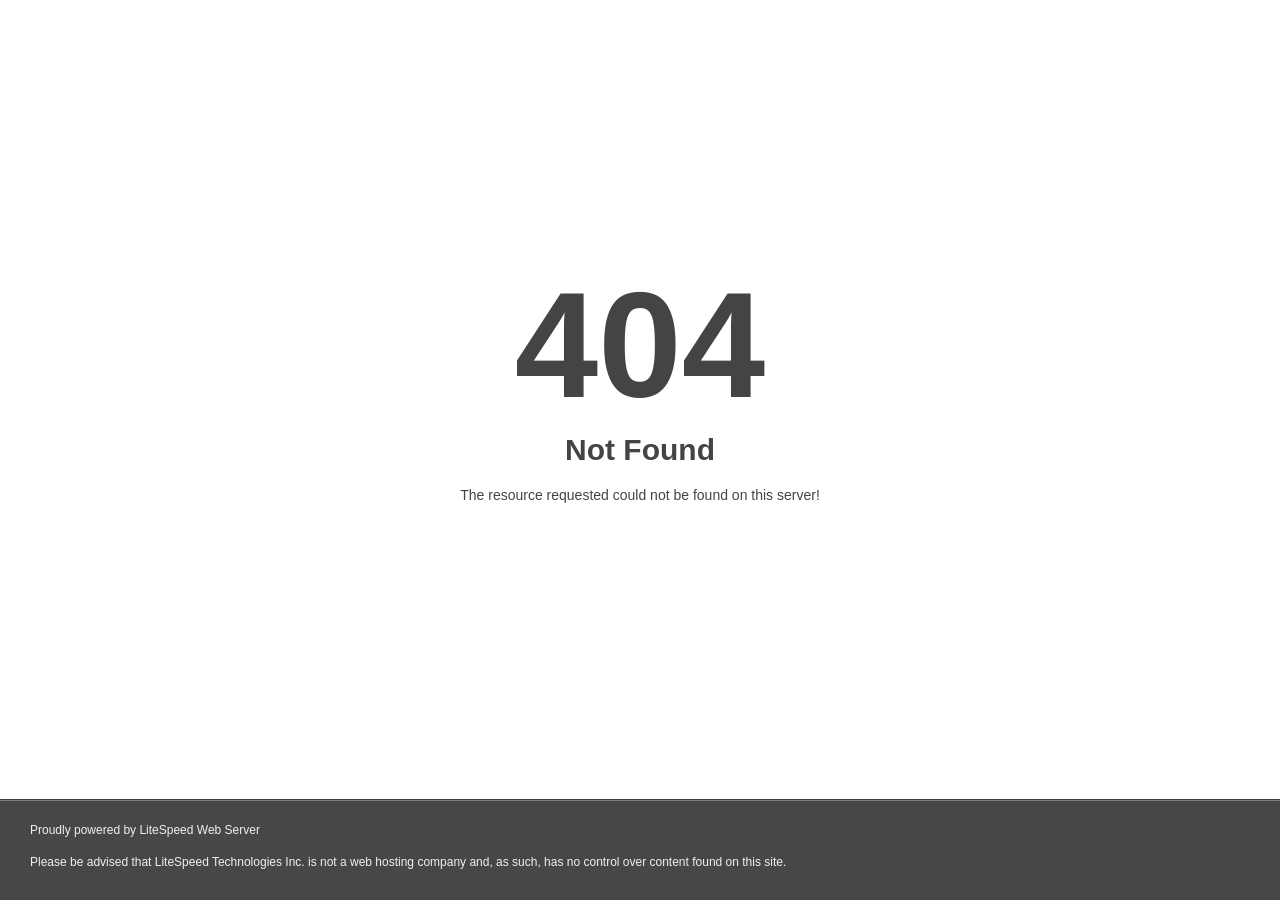
<file: frontend/assets/css/owl.video.play.html>
<!DOCTYPE html>
<html style="height:100%">
<head>
<meta name="viewport" content="width=device-width, initial-scale=1, shrink-to-fit=no" />
<title> 404 Not Found
</title><style>@media (prefers-color-scheme:dark){body{background-color:#000!important}}</style></head>
<body style="color: #444; margin:0;font: normal 14px/20px Arial, Helvetica, sans-serif; height:100%; background-color: #fff;">
<div style="height:auto; min-height:100%; ">     <div style="text-align: center; width:800px; margin-left: -400px; position:absolute; top: 30%; left:50%;">
        <h1 style="margin:0; font-size:150px; line-height:150px; font-weight:bold;">404</h1>
<h2 style="margin-top:20px;font-size: 30px;">Not Found
</h2>
<p>The resource requested could not be found on this server!</p>
</div></div><div style="color:#f0f0f0; font-size:12px;margin:auto;padding:0px 30px 0px 30px;position:relative;clear:both;height:100px;margin-top:-101px;background-color:#474747;border-top: 1px solid rgba(0,0,0,0.15);box-shadow: 0 1px 0 rgba(255, 255, 255, 0.3) inset;">
<br>Proudly powered by LiteSpeed Web Server<p>Please be advised that LiteSpeed Technologies Inc. is not a web hosting company and, as such, has no control over content found on this site.</p></div></body></html>
</file>
<file: frontend/assets/css/barfiller.css>
body {
    font-family: Arial;
    background: #eee;
}

.barfiller {
    width: 100%;
    height: 2px;
    background: #eee;
    position: relative;
    margin-bottom: 10px;
}

.barfiller .fill {
    display: block;
    position: relative;
    width: 0px;
    height: 100%;
    background: #171717;
    z-index: 1;
}

.barfiller .tipWrap {
    display: none;
}

.barfiller .tip {
    margin-top: -30px;
    padding: 2px 4px;
    font-size: 12px;
    font-weight: 600;
    color: #fff;
    left: 40%;
    position: absolute;
    z-index: 2;
    background:#C5853A;
    display: none;
}

.single-bar-item {
    display: flex;
    justify-content: space-between;
    align-items: center;
}

.single-bar-item h5 {
    font-size: 18px;
    font-weight: 400;
    margin: 15px 0;
}

.bar-parcentage {
    font-size: 16px;
    font-weight: 600;
}
</file>
<file: frontend/assets/css/flaticon.css>
/*
  	Flaticon icon font: Flaticon
  	Creation date: 04/09/2020 04:10
  	*/

	@font-face {
		font-family: "Flaticon";
		src: url("../fonts/Flaticon.eot");
		src: url("../fonts/Flaticond41d.eot?#iefix") format("embedded-opentype"),
			url("../fonts/Flaticon.woff2") format("woff2"),
			url("../fonts/Flaticon.woff") format("woff"),
			url("../fonts/Flaticon.ttf") format("truetype"),
			url("../fonts/Flaticon.svg#Flaticon") format("svg");
		font-weight: normal;
		font-style: normal;
	}

	@media screen and (-webkit-min-device-pixel-ratio:0) {
		@font-face {
			font-family: "Flaticon";
			src: url("../fonts/Flaticon.svg#Flaticon") format("svg");
		}
	}

	[class^="flaticon-"]:before,
	[class*=" flaticon-"]:before,
	[class^="flaticon-"]:after,
	[class*=" flaticon-"]:after {
		font-family: Flaticon;
		font-size: 20px;
		font-style: normal;
	}

	.flaticon-floor-plan:before {
		content: "\f100";
	}

	.flaticon-sketch:before {
		content: "\f101";
	}

	.flaticon-home:before {
		content: "\f102";
	}

	.flaticon-architecture:before {
		content: "\f103";
	}

	.flaticon-city-hall:before {
		content: "\f104";
	}

	.flaticon-town:before {
		content: "\f105";
	}

	.flaticon-appartment:before {
		content: "\f106";
	}

	.flaticon-medieval-house:before {
		content: "\f107";
	}

	.flaticon-architect:before {
		content: "\f108";
	}

	.flaticon-blueprint:before {
		content: "\f109";
	}
</file>
<file: frontend/assets/css/nice-select.css>
.nice-select {
	-webkit-tap-highlight-color: transparent;
	background-color: #fff;
	color: #777;
	border-radius: 5px;
	border: solid 1px #e8e8e8;
	box-sizing: border-box;
	clear: both;
	cursor: pointer;
	display: block;
	float: left;
	font-family: inherit;
	font-size: 16px;
	font-weight: normal;
	height: 42px;
	line-height: 40px;
	outline: none;
	padding-left: 18px;
	padding-right: 30px;
	position: relative;
	text-align: left !important;
	-webkit-transition: all 0.2s ease-in-out;
	transition: all 0.2s ease-in-out;
	-webkit-user-select: none;
	-moz-user-select: none;
	-ms-user-select: none;
	user-select: none;
	white-space: nowrap;
	width: auto;
}

.nice-select:hover {
	border-color: #dbdbdb;
}

.nice-select:active,
.nice-select.open,
.nice-select:focus {
	border-color: #999;
}

.nice-select:after {
	border-bottom: 2px solid #999;
	border-right: 2px solid #999;
	content: '';
	display: block;
	height: 5px;
	margin-top: -4px;
	pointer-events: none;
	position: absolute;
	right: 12px;
	top: 50%;
	-webkit-transform-origin: 66% 66%;
	-ms-transform-origin: 66% 66%;
	transform-origin: 66% 66%;
	-webkit-transform: rotate(45deg);
	-ms-transform: rotate(45deg);
	transform: rotate(45deg);
	-webkit-transition: all 0.15s ease-in-out;
	transition: all 0.15s ease-in-out;
	width: 5px;
}

.nice-select.open:after {
	-webkit-transform: rotate(-135deg);
	-ms-transform: rotate(-135deg);
	transform: rotate(-135deg);
}

.nice-select.open .list {
	opacity: 1;
	pointer-events: auto;
	-webkit-transform: scale(1) translateY(0);
	-ms-transform: scale(1) translateY(0);
	transform: scale(1) translateY(0);
}

.nice-select.disabled {
	border-color: #ededed;
	color: #999;
	pointer-events: none;
}

.nice-select.disabled:after {
	border-color: #cccccc;
}

.nice-select.wide {
	width: 100%;
}

.nice-select.wide .list {
	left: 0 !important;
	right: 0 !important;
}

.nice-select.right {
	float: right;
}

.nice-select.right .list {
	left: auto;
	right: 0;
}

.nice-select.small {
	font-size: 12px;
	height: 36px;
	line-height: 34px;
}

.nice-select.small:after {
	height: 4px;
	width: 4px;
}

.nice-select.small .option {
	line-height: 34px;
	min-height: 34px;
}

.nice-select .list {
	background-color: #fff;
	border-radius: 5px;
	box-shadow: 0 0 0 1px rgba(68, 68, 68, 0.11);
	box-sizing: border-box;
	margin-top: 4px;
	opacity: 0;
	overflow: hidden;
	padding: 0;
	pointer-events: none;
	position: absolute;
	top: 100%;
	left: 0;
	-webkit-transform-origin: 50% 0;
	-ms-transform-origin: 50% 0;
	transform-origin: 50% 0;
	-webkit-transform: scale(0.75) translateY(-21px);
	-ms-transform: scale(0.75) translateY(-21px);
	transform: scale(0.75) translateY(-21px);
	-webkit-transition: all 0.2s cubic-bezier(0.5, 0, 0, 1.25), opacity 0.15s ease-out;
	transition: all 0.2s cubic-bezier(0.5, 0, 0, 1.25), opacity 0.15s ease-out;
	z-index: 9;
}

.nice-select .list:hover .option:not(:hover) {
	background-color: transparent !important;
}

.nice-select .option {
	cursor: pointer;
	font-weight: 400;
	line-height: 40px;
	list-style: none;
	min-height: 40px;
	outline: none;
	padding-left: 18px;
	padding-right: 29px;
	text-align: left;
	-webkit-transition: all 0.2s;
	transition: all 0.2s;
}

.nice-select .option:hover,
.nice-select .option.focus,
.nice-select .option.selected.focus {
	background-color: #f6f6f6;
}

.nice-select .option.selected {
	font-weight: bold;
}

.nice-select .option.disabled {
	background-color: transparent;
	color: #999;
	cursor: default;
}

.no-csspointerevents .nice-select .list {
	display: none;
}

.no-csspointerevents .nice-select.open .list {
	display: block;
}
</file>
<file: frontend/assets/css/backToTop.css>
.progress-wrap {
    position: fixed;
    right: 50px;
    bottom: 80px;
    height: 46px;
    width: 46px;
    cursor: pointer;
    display: block;
    border-radius: 50px;
    box-shadow: inset 0 0 0 2px rgba(95, 58, 252, 0.2);
    z-index: 99;
    opacity: 0;
    visibility: hidden;
    transform: translateY(15px);
    -webkit-transition: all 200ms linear;
    transition: all 200ms linear;    
}

@media only screen and (min-width: 768px) and (max-width: 991px) {
    .progress-wrap {
      right: 20px;
      bottom: 80px;
    }
  }
  @media (max-width: 767px) {
    .progress-wrap {
        right: 20px;
        bottom: 100px;
    }
  }

.progress-wrap.active-progress {
    opacity: 1;
    visibility: visible;
    transform: translateY(0);
}

.progress-wrap::after {
    position: absolute;
    content: "\f176";
    font-family: "Font Awesome 5 Pro";
    text-align: center;
    line-height: 46px;
    font-size: 20px;
    color: #ddd;
    left: 0;
    top: 0;
    height: 46px;
    width: 46px;
    cursor: pointer;
    display: block;
    z-index: 1;
    -webkit-transition: all 200ms linear;
    transition: all 200ms linear;
}

.progress-wrap svg path {
    fill: none;
}

.progress-wrap svg.progress-circle path {
    stroke: #333;
    stroke-width: 4;
    box-sizing: border-box;
    -webkit-transition: all 200ms linear;
    transition: all 200ms linear;
}
</file>
<file: frontend/assets/css/style.css>
@charset "UTF-8";
/*
Template Name: Architon
Template URI: 
Description: Architecture & Interior Design HTML Template 
Author: Capricorn Studio
Author URI: 
Version: 1.0
 */
/*-- Google Font Import 
-----------------------------------------*/
@import url("https://fonts.googleapis.com/css2?family=Space+Grotesk:wght@300;400;500;600;700&amp;display=swap");

/*------------Typography----------------- */
html,
body {
  height: 100%;
  -moz-osx-font-smoothing: grayscale;
  -webkit-font-smoothing: antialiased;
  scroll-behavior: smooth;
}

body {
  font-family: "Space Grotesk", sans-serif;
  font-size: 15px;
  line-height: 25px;
  font-weight: 400;
  position: relative;
  z-index: 1;
  background: #fff;
  overflow-x: hidden;
}

h1,
h2,
h3,
h4,
h5,
h6 {
  position: relative;
  color: #171717;
  font-family: "Space Grotesk", sans-serif;
  font-weight: 400;
  margin: 0;
  letter-spacing: -1px;
}

a {
  text-decoration: none;
  cursor: pointer;
  font-size: 12px;
  font-weight: 400;
  -webkit-transition: 0.5s;
  transition: 0.5s;
  color: #171717;
}

a:hover {
  color: #1B1E22;
}

p {
  font-family: "Space Grotesk", sans-serif;
  font-size: 16px;
  font-weight: 400;
  line-height: 28px;
  position: relative;
  color: #868686;
}

@media only screen and (min-width: 992px) and (max-width: 1200px) {
  p {
    font-size: 16px;
  }
}

@media only screen and (min-width: 768px) and (max-width: 991px) {
  p {
    font-size: 15px;
    line-height: 25px;
  }
}

@media (max-width: 767px) {
  p {
    font-size: 15px;
    line-height: 25px;
  }
}

button,
input,
textarea,
a:hover,
a:focus,
a:visited {
  text-decoration: none;
  outline: none;
  outline-width: 0 !important;
}

input:focus::-webkit-input-placeholder,
textarea:focus::-webkit-input-placeholder {
  color: transparent;
}

img {
  display: inline-block;
  max-width: 100%;
}

i,
span,
a {
  display: inline-block;
}

ul {
  list-style: none;
  margin: 0px;
  padding: 0px;
}

table,
th,
tr,
td {
  border: 1px solid #ddd;
}

th,
tr,
td {
  padding: 10px;
}

hr {
  border-top: 1px solid #777;
}

.fix {
  overflow: hidden;
}

/*Section Padding CSS*/
.section-padding {
  padding: 120px 0;
}

@media only screen and (min-width: 992px) and (max-width: 1200px) {
  .section-padding {
    padding: 100px 10px;
  }
}

@media only screen and (min-width: 768px) and (max-width: 991px) {
  .section-padding {
    padding: 90px 30px;
  }
}

@media (max-width: 767px) {
  .section-padding {
    padding: 60px 10px;
  }
}

@media only screen and (min-width: 540px) and (max-width: 767px) {
  .section-padding {
    padding: 40px 10px;
  }
}

/*Section Title */
.section-title {
  position: relative;
  margin-bottom: 30px;
}

@media only screen and (min-width: 768px) and (max-width: 991px) {
  .section-title {
    margin-bottom: 20px;
  }
}

@media (max-width: 767px) {
  .section-title {
    margin-bottom: 10px;
  }
}

.section-title h1 {
  font-size: 62px;
  font-weight: 400;
  line-height: 72px;
  letter-spacing: -2px;
  color: #98CA3C;
}

@media only screen and (min-width: 992px) and (max-width: 1200px) {
  .section-title h1 {
    font-size: 55px;
    line-height: 65px;
  }
}

@media only screen and (min-width: 768px) and (max-width: 991px) {
  .section-title h1 {
    font-size: 44px;
    line-height: 60px;
  }
}

@media (max-width: 767px) {
  .section-title h1 {
    font-size: 30px;
    line-height: 40px;
  }
}

@media only screen and (min-width: 540px) and (max-width: 767px) {
  .section-title h1 {
    font-size: 40px;
    line-height: 50px;
  }
}

@media (max-width: 767px) {
  .green-bg .section-title h1 {
    font-size: 30px;
    line-height: 40px;
  }
}

.section-title h2 {
  font-size: 48px;
  font-weight: 400;
  line-height: 58px;
  letter-spacing: -1px;
  color: #1D1E21;
}

@media only screen and (min-width: 992px) and (max-width: 1200px) {
  .section-title h2 {
    font-size: 40px;
    line-height: 50px;
    margin: 0;
  }
}

@media only screen and (min-width: 768px) and (max-width: 991px) {
  .section-title h2 {
    font-size: 40px;
    line-height: 50px;
    margin: 0;
  }
}

@media (max-width: 767px) {
  .section-title h2 {
    font-size: 30px;
    line-height: 40px;
    margin: 15px 0;
  }
}

@media only screen and (min-width: 540px) and (max-width: 767px) {
  .section-title h2 {
    font-size: 40px;
    line-height: 50px;
    margin: 15px 0;
  }
}

.section-title.text-up h2 {
  text-transform: uppercase;
  font-size: 80px;
  font-weight: 300;
  letter-spacing: 1px;
  line-height: 1;
  display: inline-block;
}

@media (max-width: 767px) {
  .section-title.text-up h2 {
    font-size: 50px;
    margin: 15px 0;
  }
}

.section-title.text-up h2 span {
  position: absolute;
  top: -10px;
  right: -20px;
  font-size: 18px;
  font-weight: 400;
}

.section-title.text-low h2 {
  position: relative;
  display: inline-block;
}

.section-title.text-low h2 span {
  position: absolute;
  bottom: 15px;
  right: -25px;
  font-size: 18px;
  font-weight: 400;
}

.section-title h3 {
  font-size: 30px;
  line-height: 40px;
}

@media only screen and (min-width: 992px) and (max-width: 1200px) {
  .section-title h3 {
    font-size: 30px;
    line-height: 30px;
  }
}

@media only screen and (min-width: 768px) and (max-width: 991px) {
  .section-title h3 {
    font-size: 36px;
    line-height: 40px;
  }
}

@media (max-width: 767px) {
  .section-title h3 {
    font-size: 24px;
    line-height: 30px;
  }
}

.section-title h6 {
  text-transform: uppercase;
  font-size: 14px;
  font-weight: 400;
  letter-spacing: 2px;
  margin-bottom: 20px;
  color: #1D1E21;
  background: #ddd;
  display: inline-block;
  padding: 7px 10px;
}

.section-title p {
  margin: 0;
}

.section-title span {
  color: #1D1E21;
}

.section-title span i {
  color: #ddd;
  font-size: 80px;
}

@media (max-width: 767px) {
  .section-title span i {
    font-size: 40px;
  }
}

.section-title img {
  border-radius: 50px;
  height: 55px;
  position: relative;
  bottom: 5px;
}

@media (max-width: 767px) {
  .section-title img {
    display: none;
  }
}

/*Button Style */
.theme-btn,
.white-btn,
.primary-btn {
  display: inline-flex;
  background: #92BC13;
  color: #fff;
  font-size: 14px;
  font-weight: 500;
  line-height: 1;
  letter-spacing: 1px;
  text-transform: uppercase;
  padding: 18px 30px;
  border: 1px solid #92BC13;
  text-align: center;
  cursor: pointer;
  -webkit-transition: 0.3s;
  transition: 0.3s;
}

@media (max-width: 767px) {

  .theme-btn,
  .white-btn,
  .primary-btn {
    padding: 15px 32px;
  }
}

.theme-btn:hover,
.white-btn:hover,
.primary-btn:hover {
  background: #171717;
  border-color: #171717;
  color: #fff;
}

.primary-btn {
  background: #171717;
  border-color: #171717;
  color: #fff;
}

.primary-btn:hover {
  background: #fff;
  color: #171717;
  border-color: #171717;
}

.white-btn {
  background: #fff;
  border-color: #fff;
  color: #333;
}

.white-btn:hover {
  background: #1D1E21;
  color: #fff;
  border-color: #1D1E21;
}

/*Form Style CSS */
input,
textarea,
select {
  width: 100%;
  background: transparent;
  border: 1px solid #ddd;
  padding: 13px 20px;
  font-size: 14px;
  letter-spacing: 1px;
  -webkit-transition: 0.3s;
  transition: 0.3s;
}

textarea {
  height: 200px;
}

input[type=submit],
button[type=submit] {
  background: #1D1E21;
  border-color: #1D1E21;
  border-radius: 0;
  display: inline-block;
  color: #fff;
  width: 30%;
  -webkit-transition: 0.3s;
  transition: 0.3s;
  cursor: pointer;
  font-size: 15px;
  font-weight: 600;
}

@media (max-width: 767px) {

  input[type=submit],
  button[type=submit] {
    width: 100%;
  }
}

input[type=submit]:hover,
button[type=submit]:hover {
  background: #171717;
  color: #fff;
}

input::placeholder,
textarea::placeholder {
  font-size: 15px;
  font-weight: 400;
  color: #000;
}

input.form-control {
  padding: 12px 20px;
  line-height: 1.2;
}

/*Bootstrap Customize CSS*/
@media (max-width: 767px) {
  .container-fluid {
    padding: 0 10px;
  }
}

.container {
  max-width: 1230px;
}

.btn:focus,
.btn:active {
  outline: none !important;
  box-shadow: none;
}

/* Bacground Color & Overlay CSS 
============== */
.theme-bg {
  background: #1D1E21;
}

.dark-bg {
  background: #171717;
}

.gray-bg {
  background: #F5F5F7;
}

.white-bg {
  background: #fff !important;
}

.bg-cover {
  background-size: cover;
  background-position: center;
  background-repeat: no-repeat;
  width: 100%;
}

.overlay,
.overlay-5,
.overlay-4,
.overlay-3,
.overlay-2 {
  position: absolute;
  content: "";
  width: 100%;
  height: 100%;
  background-color: #171717;
  opacity: 0.1;
  top: 0;
  left: 0;
  z-index: -1;
}

.overlay-2 {
  opacity: 0.2;
}

.overlay-3 {
  opacity: 0.3;
}

.overlay-4 {
  opacity: 0.4;
}

.overlay-5 {
  opacity: 0.5;
}

.overlay.active,
.active.overlay-2,
.active.overlay-3,
.active.overlay-4,
.active.overlay-5 {
  position: fixed;
  right: 0;
  top: 0;
  height: 100%;
  width: 100%;
  content: "";
  background-color: #000;
  z-index: 99;
  opacity: 0.5;
  visibility: visible;
}

.text-dark {
  color: #181818 !important;
}

.text-white {
  color: #fff !important;
}

.fix {
  overflow: hidden;
}

.separator {
  display: block;
  background-color: #ddd;
  width: 30px;
  height: 3px;
  margin: auto;
  margin-top: 20px;
  margin-bottom: 20px;
}

.b-none {
  border: none !important;
}

/* clears the ‘X’ from Chrome */
input[type=search]::-webkit-search-decoration,
input[type=search]::-webkit-search-cancel-button,
input[type=search]::-webkit-search-results-button,
input[type=search]::-webkit-search-results-decoration {
  display: none;
}

.header-sticky {
  position: fixed;
  top: 0;
  left: 0;
  right: 0;
  background-color: #fff;
  opacity: 1;
  visibility: visible;
  width: 100%;
  box-shadow: rgba(149, 157, 165, 0.2) 0px 8px 24px;
  animation: 0.5s ease-in-out 0s normal none 1 running fadeInDown;
  z-index: 999;
}

.absolute-header .header-sticky {
  background: #fff;
}

.circle-button {
  position: relative;
  display: inline-block;
}

@media (max-width: 767px) {
  .circle-button {
    display: none;
  }
}

.circle-button.in-bord:before {
  content: "";
  position: absolute;
  top: 15px;
  left: 15px;
  right: 15px;
  bottom: 15px;
  border: 1px solid #fff;
  border-radius: 50%;
}

.circle-button .rotate-circle svg {
  width: 210px;
  fill: #C5853A;
}

.circle-button .arrow {
  position: absolute;
  top: 50%;
  left: 50%;
  -webkit-transform: translateX(-20px) translateY(-20px);
  -ms-transform: translateX(-20px) translateY(-20px);
  transform: translateX(-20px) translateY(-20px);
  display: inline-block;
  width: 0;
  height: 0;
  color: #C5853A;
}

.circle-button .arrow svg {
  width: 40px;
  height: 40px;
}

.circle-button .icon {
  position: absolute;
  top: 50%;
  left: 50%;
  -webkit-transform: translateX(-50%) translateY(-50%);
  -ms-transform: translateX(-50%) translateY(-50%);
  transform: translateX(-50%) translateY(-50%);
}

.circle-button .in-circle {
  position: absolute;
  top: 50%;
  left: 50%;
  -webkit-transform: translateX(-50%) translateY(-50%);
  -ms-transform: translateX(-50%) translateY(-50%);
  transform: translateX(-50%) translateY(-50%);
}

.circle-button.no-animate .rotate-circle {
  -webkit-animation: none;
  animation: none;
}

.rotate-circle {
  -webkit-animation-name: rotateCircle;
  animation-name: rotateCircle;
  -webkit-animation-duration: 20s;
  animation-duration: 20s;
  -webkit-animation-iteration-count: infinite;
  animation-iteration-count: infinite;
  -webkit-animation-timing-function: linear;
  animation-timing-function: linear;
}

.fz-30 {
  font-size: 30px !important;
}

.text-u {
  text-transform: uppercase !important;
}

.hover-this .hover-anim {
  pointer-events: none;
  -webkit-transition: -webkit-transform 0.2s linear;
  transition: -webkit-transform 0.2s linear;
  -o-transition: transform 0.2s linear;
  transition: transform 0.2s linear;
  transition: transform 0.2s linear, -webkit-transform 0.2s linear;
}

.rotate-circle {
  -webkit-animation-name: rotateCircle;
  animation-name: rotateCircle;
  -webkit-animation-duration: 20s;
  animation-duration: 20s;
  -webkit-animation-iteration-count: infinite;
  animation-iteration-count: infinite;
  -webkit-animation-timing-function: linear;
  animation-timing-function: linear;
}

@-webkit-keyframes rotateCircle {
  0% {
    -webkit-transform: rotate(0deg);
    transform: rotate(0deg);
  }

  100% {
    -webkit-transform: rotate(360deg);
    transform: rotate(360deg);
  }
}

@keyframes rotateCircle {
  0% {
    -webkit-transform: rotate(0deg);
    transform: rotate(0deg);
  }

  100% {
    -webkit-transform: rotate(360deg);
    transform: rotate(360deg);
  }
}

.read_more_link {
  position: relative;
  display: inline-block;
  top: auto;
  left: auto;
  height: auto;
  width: auto;
  font-size: 16px;
  font-weight: 500;
  line-height: 21px;
  color: #181818;
  z-index: 1;
  overflow: hidden;
}

.read_more_link .link_text {
  position: relative;
  margin-right: 0;
  display: inline-block;
  vertical-align: middle;
  font-size: 16px;
  font-weight: 500;
  text-indent: -110px;
  visibility: hidden;
  white-space: nowrap;
  opacity: 0;
  transition: visibility 0.4s ease, margin-right 0.4s ease-out, text-indent 0.5s ease-out, opacity 0.4s ease;
  will-change: visibility, margin-right, text-indent, opacity;
}

.read_more_link .link_icon i {
  position: relative;
  display: inline-block;
  vertical-align: middle;
  overflow: hidden;
  font-size: 24px;
  line-height: 34px;
  text-align: center;
}

.project-list-content:hover .read_more_link .link_text {
  opacity: 1;
  text-indent: 0;
  margin-right: 6px;
  visibility: visible;
  transition: visibility 0.4s ease, margin-right 0.3s ease-out, text-indent 0.4s ease-out, opacity 0.4s ease;
}

/*Margin & Padding */
.pt-0 {
  padding-top: 0;
}

.pb-0 {
  padding-bottom: 0;
}

.pt-10 {
  padding-top: 10px;
}

.pb-10 {
  padding-bottom: 10px;
}

.pt-15 {
  padding-top: 15px;
}

.pb-15 {
  padding-bottom: 15px;
}

.pt-20 {
  padding-top: 20px;
}

.pb-20 {
  padding-bottom: 20px;
}

.pt-25 {
  padding-top: 25px;
}

.pb-25 {
  padding-bottom: 25px;
}

.pt-30 {
  padding-top: 30px;
}

.pb-30 {
  padding-bottom: 30px;
}

.pt-35 {
  padding-top: 35px;
}

.pb-35 {
  padding-bottom: 35px;
}

.pt-40 {
  padding-top: 40px;
}

.pb-40 {
  padding-bottom: 40px;
}

.pt-45 {
  padding-top: 45px;
}

.pb-45 {
  padding-bottom: 45px;
}

.pt-50 {
  padding-top: 50px;
}

.pb-50 {
  padding-bottom: 50px;
}

.pt-55 {
  padding-top: 55px;
}

.pb-55 {
  padding-bottom: 55px;
}

.pt-60 {
  padding-top: 60px;
}

.pb-60 {
  padding-bottom: 60px;
}

.pt-65 {
  padding-top: 65px;
}

.pb-65 {
  padding-bottom: 65px;
}

.pt-70 {
  padding-top: 70px;
}

.pb-70 {
  padding-bottom: 70px;
}

.pt-75 {
  padding-top: 75px;
}

.pb-75 {
  padding-bottom: 75px;
}

.pt-80 {
  padding-top: 80px;
}

.pb-80 {
  padding-bottom: 80px;
}

.pt-85 {
  padding-top: 85px;
}

.pb-85 {
  padding-bottom: 85px;
}

.pt-90 {
  padding-top: 90px;
}

.pb-90 {
  padding-bottom: 90px;
}

.pt-95 {
  padding-top: 95px;
}

.pb-95 {
  padding-bottom: 95px;
}

.pt-100 {
  padding-top: 100px;
}

.pb-100 {
  padding-bottom: 100px;
}

.pt-110 {
  padding-top: 110px;
}

.pb-110 {
  padding-bottom: 110px;
}

.pt-120 {
  padding-top: 120px;
}

.pb-120 {
  padding-bottom: 120px;
}

.pt-130 {
  padding-top: 130px;
}

.pb-130 {
  padding-bottom: 130px;
}

.pt-140 {
  padding-top: 140px;
}

.pb-140 {
  padding-bottom: 140px;
}

.pt-150 {
  padding-top: 150px;
}

.pb-150 {
  padding-bottom: 150px;
}

.pt-160 {
  padding-top: 160px;
}

.pb-160 {
  padding-bottom: 160px;
}

.pt-170 {
  padding-top: 170px;
}

.pb-170 {
  padding-bottom: 170px;
}

.pt-180 {
  padding-top: 180px;
}

.pb-180 {
  padding-bottom: 180px;
}

.pt-190 {
  padding-top: 190px;
}

.pb-190 {
  padding-bottom: 190px;
}

.pt-200 {
  padding-top: 200px;
}

.pb-200 {
  padding-bottom: 200px;
}

.pt-300 {
  padding-top: 300px;
}

.pb-300 {
  padding-bottom: 300px;
}

.pt-400 {
  padding-top: 400px;
}

.pb-400 {
  padding-bottom: 400px;
}

.pl-10 {
  padding-left: 10px;
}

.pr-10 {
  padding-right: 10px;
}

.pl-15 {
  padding-left: 15px;
}

.pr-15 {
  padding-right: 15px;
}

.pl-20 {
  padding-left: 20px;
}

.pr-20 {
  padding-right: 20px;
}

.pl-25 {
  padding-left: 25px;
}

.pr-25 {
  padding-right: 25px;
}

.pl-30 {
  padding-left: 30px;
}

.pr-30 {
  padding-right: 30px;
}

.pl-35 {
  padding-left: 35px;
}

.pr-35 {
  padding-right: 35px;
}

.pl-40 {
  padding-left: 40px;
}

.pr-40 {
  padding-right: 40px;
}

.pl-45 {
  padding-left: 45px;
}

.pr-45 {
  padding-right: 45px;
}

.pl-45 {
  padding-left: 45px;
}

.pr-45 {
  padding-right: 45px;
}

.pl-50 {
  padding-left: 50px;
}

.pr-50 {
  padding-right: 50px;
}

.pl-55 {
  padding-left: 55px;
}

.pr-55 {
  padding-right: 55px;
}

.pl-60 {
  padding-left: 60px;
}

.pr-60 {
  padding-right: 60px;
}

.pl-65 {
  padding-left: 65px;
}

.pr-65 {
  padding-right: 65px;
}

.pl-70 {
  padding-left: 70px;
}

.pr-70 {
  padding-right: 70px;
}

.pl-75 {
  padding-left: 75px;
}

.pr-75 {
  padding-right: 75px;
}

.pl-80 {
  padding-left: 80px;
}

.pr-80 {
  padding-right: 80px;
}

.pl-85 {
  padding-left: 85px;
}

.pr-85 {
  padding-right: 85px;
}

.pl-90 {
  padding-left: 90px;
}

.pr-90 {
  padding-right: 90px;
}

.pl-95 {
  padding-left: 95px;
}

.pr-95 {
  padding-right: 95px;
}

.pl-100 {
  padding-left: 100px;
}

.pr-100 {
  padding-right: 100px;
}

.pl-150 {
  padding-left: 150px;
}

.pr-150 {
  padding-right: 150px;
}

.pl-200 {
  padding-left: 200px;
}

.pr-200 {
  padding-right: 200px;
}

.pl-250 {
  padding-left: 250px;
}

.pr-250 {
  padding-right: 250px;
}

.pl-300 {
  padding-left: 300px;
}

.pr-300 {
  padding-right: 300px;
}

.pl-350 {
  padding-left: 350px;
}

.pr-350 {
  padding-right: 350px;
}

.pl-400 {
  padding-left: 400px;
}

.pr-400 {
  padding-right: 400px;
}

.pl-450 {
  padding-left: 450px;
}

.pr-450 {
  padding-right: 450px;
}

.pl-500 {
  padding-left: 500px;
}

.pr-500 {
  padding-right: 500px;
}

.mt-10 {
  margin-top: 10px;
}

.mb-10 {
  margin-bottom: 10px;
}

.mt-15 {
  margin-top: 15px;
}

.mb-15 {
  margin-bottom: 15px;
}

.mt-20 {
  margin-top: 20px;
}

.mb-20 {
  margin-bottom: 20px;
}

.mt-25 {
  margin-top: 25px;
}

.mb-25 {
  margin-bottom: 25px;
}

.mt-30 {
  margin-top: 30px;
}

.mb-30 {
  margin-bottom: 30px;
}

.mt-35 {
  margin-top: 35px;
}

.mb-35 {
  margin-bottom: 35px;
}

.mt-40 {
  margin-top: 40px;
}

.mb-40 {
  margin-bottom: 40px;
}

.mt-45 {
  margin-top: 45px;
}

.mb-45 {
  margin-bottom: 45px;
}

.mt-50 {
  margin-top: 50px;
}

.mb-50 {
  margin-bottom: 50px;
}

.mt-55 {
  margin-top: 55px;
}

.mb-55 {
  margin-bottom: 55px;
}

.mt-60 {
  margin-top: 60px;
}

.mb-60 {
  margin-bottom: 60px;
}

.mt-65 {
  margin-top: 65px;
}

.mb-65 {
  margin-bottom: 65px;
}

.mt-70 {
  margin-top: 70px;
}

.mb-70 {
  margin-bottom: 70px;
}

.mt-75 {
  margin-top: 75px;
}

.mb-75 {
  margin-bottom: 75px;
}

.mt-80 {
  margin-top: 80px;
}

.mb-80 {
  margin-bottom: 80px;
}

.mt-85 {
  margin-top: 85px;
}

.mb-85 {
  margin-bottom: 85px;
}

.mt-90 {
  margin-top: 90px;
}

.mb-90 {
  margin-bottom: 90px;
}

.mt-95 {
  margin-top: 95px;
}

.mb-95 {
  margin-bottom: 95px;
}

.mt-100 {
  margin-top: 100px;
}

.mb-100 {
  margin-bottom: 100px;
}

.mt-110 {
  margin-top: 110px;
}

.mb-110 {
  margin-bottom: 110px;
}

.mt-120 {
  margin-top: 120px;
}

.mb-120 {
  margin-bottom: 120px;
}

.mt-130 {
  margin-top: 130px;
}

.mb-130 {
  margin-bottom: 130px;
}

.mt-140 {
  margin-top: 140px;
}

.mb-140 {
  margin-bottom: 140px;
}

.mt-150 {
  margin-top: 150px;
}

.mb-150 {
  margin-bottom: 150px;
}

.mt-160 {
  margin-top: 160px;
}

.mb-160 {
  margin-bottom: 160px;
}

.mt-170 {
  margin-top: 170px;
}

.mb-170 {
  margin-bottom: 170px;
}

.mt-180 {
  margin-top: 180px;
}

.mb-180 {
  margin-bottom: 180px;
}

.mt-190 {
  margin-top: 190px;
}

.mb-190 {
  margin-bottom: 190px;
}

.mt-200 {
  margin-top: 200px;
}

.mb-200 {
  margin-bottom: 200px;
}

.mt-250 {
  margin-top: 250px;
}

.mb-250 {
  margin-bottom: 250px;
}

.mt-300 {
  margin-top: 300px;
}

.mb-300 {
  margin-bottom: 300px;
}

.mt-350 {
  margin-top: 350px;
}

.mb-350 {
  margin-bottom: 350px;
}

.mt-400 {
  margin-top: 400px;
}

.mb-400 {
  margin-bottom: 400px;
}

.mt-450 {
  margin-top: 450px;
}

.mb-450 {
  margin-bottom: 450px;
}

.mt-500 {
  margin-top: 500px;
}

.mb-500 {
  margin-bottom: 500px;
}

.ml-10 {
  margin-left: 10px;
}

.mr-10 {
  margin-right: 10px;
}

.ml-15 {
  margin-left: 15px;
}

.mr-15 {
  margin-right: 15px;
}

.ml-20 {
  margin-left: 20px;
}

.mr-20 {
  margin-right: 20px;
}

.ml-25 {
  margin-left: 25px;
}

.mr-25 {
  margin-right: 25px;
}

.ml-30 {
  margin-left: 30px;
}

.mr-30 {
  margin-right: 30px;
}

.ml-35 {
  margin-left: 35px;
}

.mr-35 {
  margin-right: 35px;
}

.ml-40 {
  margin-left: 40px;
}

.mr-40 {
  margin-right: 40px;
}

.ml-45 {
  margin-left: 45px;
}

.mr-45 {
  margin-right: 45px;
}

.ml-45 {
  margin-left: 45px;
}

.mr-45 {
  margin-right: 45px;
}

.ml-50 {
  margin-left: 50px;
}

.mr-50 {
  margin-right: 50px;
}

.ml-55 {
  margin-left: 55px;
}

.mr-55 {
  margin-right: 55px;
}

.ml-60 {
  margin-left: 60px;
}

.mr-60 {
  margin-right: 60px;
}

.ml-65 {
  margin-left: 65px;
}

.mr-65 {
  margin-right: 65px;
}

.ml-70 {
  margin-left: 70px;
}

.mr-70 {
  margin-right: 70px;
}

.ml-75 {
  margin-left: 75px;
}

.mr-75 {
  margin-right: 75px;
}

.ml-80 {
  margin-left: 80px;
}

.mr-80 {
  margin-right: 80px;
}

.ml-85 {
  margin-left: 85px;
}

.mr-85 {
  margin-right: 85px;
}

.ml-90 {
  margin-left: 90px;
}

.mr-90 {
  margin-right: 90px;
}

.ml-95 {
  margin-left: 95px;
}

.mr-95 {
  margin-right: 95px;
}

.ml-100 {
  margin-left: 100px;
}

.mr-100 {
  margin-right: 100px;
}

.ml-150 {
  margin-left: 150px;
}

.mr-150 {
  margin-right: 150px;
}

.ml-200 {
  margin-left: 200px;
}

.mr-200 {
  margin-right: 200px;
}

.ml-250 {
  margin-left: 250px;
}

.mr-250 {
  margin-right: 250px;
}

.ml-300 {
  margin-left: 300px;
}

.mr-300 {
  margin-right: 300px;
}

.ml-350 {
  margin-left: 350px;
}

.mr-350 {
  margin-right: 350px;
}

.ml-400 {
  margin-left: 400px;
}

.mr-400 {
  margin-right: 400px;
}

.ml-450 {
  margin-left: 450px;
}

.mr-450 {
  margin-right: 450px;
}

.ml-500 {
  margin-left: 500px;
}

.mr-500 {
  margin-right: 500px;
}

.mtm-30 {
  margin-top: -30px;
}

/* Preloader*/
#loader {
  position: fixed;
  top: 0;
  right: 0;
  left: 0;
  bottom: 0;
  background-color: #fff;
  z-index: 1000;
  -webkit-transition: 0.3s ease opacity;
  transition: 0.3s ease opacity;
}

#loader:before,
#loader:after {
  content: "";
  width: 80px;
  height: 80px;
  border: 2px solid #1D1E21;
  display: block;
  border-radius: 50%;
  position: absolute;
  top: 50%;
  left: 50%;
  opacity: 0;
  transform: translate(-50%, -50%);
  animation-name: loaderCircleAnim;
  animation-duration: 2s;
  animation-iteration-count: infinite;
  animation-timing-function: linear;
}

#loader:after {
  animation-delay: 1s;
}

@keyframes loaderCircleAnim {
  0% {
    width: 0;
    height: 0;
    opacity: 0;
  }

  10% {
    width: 10px;
    height: 10px;
    opacity: 1;
  }

  80% {
    width: 60px;
    height: 60px;
    opacity: 0.1;
  }

  100% {
    width: 70px;
    height: 70px;
    opacity: 0;
  }
}

/* Mouse Cursor */
.mouseCursor {
  position: fixed;
  left: 0;
  top: 0;
  right: 0;
  bottom: 0;
  pointer-events: none;
  border-radius: 50%;
  transform: translateZ(0);
  visibility: hidden;
  text-align: center;
}

@media (max-width: 767px) {
  .mouseCursor {
    display: none;
  }
}

.cursor-outer {
  margin-left: -20px;
  margin-top: -20px;
  width: 40px;
  height: 40px;
  border: 1px solid #ddd;
  box-sizing: border-box;
  z-index: 10000000;
  opacity: 0.5;
  transition: all 0.08s ease-out;
}

.cursor-inner {
  margin-left: -3px;
  margin-top: -3px;
  width: 6px;
  height: 6px;
  z-index: 10000001;
  background-color: #1D1E21;
  transition: width 0.3s ease-in-out, height 0.3s ease-in-out;
  margin: 0.3s ease-in-out, opacity 0.3s ease-in-out;
}

.cursor-inner span {
  color: #444;
  line-height: 80px;
  opacity: 0;
  text-transform: uppercase;
  letter-spacing: 1px;
  font-size: 12px;
}

.cursor-inner.cursor-big span {
  opacity: 1;
}

.mouseCursor.cursor-big {
  width: 80px;
  height: 80px;
}

.mouseCursor.cursor-big.cursor-outer {
  display: none;
}

.tp-cursor-point-area {
  cursor: none;
}

/*-- Search Form --*/
.search-box button {
  text-decoration: none;
  outline: none;
  outline-width: 0 !important;
  border: none;
  background: none;
  position: absolute;
  top: 32px;
  right: 10px;
  font-size: 16px;
}

.search-box button:before {
  position: absolute;
  content: "";
  top: 50%;
  left: -40px;
  height: 40px;
  border-left: 2px solid #eee;
  margin-top: -20px;
}

.search-box button:hover {
  cursor: pointer;
}

.search-popup {
  position: fixed;
  left: 0;
  top: 0;
  height: 100vh;
  width: 100%;
  z-index: 999;
  opacity: 0;
  visibility: hidden;
  -webkit-transition: all 500ms ease;
  transition: all 500ms ease;
}

.search-popup .search-back-drop {
  position: absolute;
  left: 0;
  top: 0;
  height: 100%;
  width: 100%;
  background: rgba(0, 0, 0, 0.5);
}

.search-active .search-popup {
  opacity: 1;
  visibility: visible;
}

.search-popup .search-inner {
  position: relative;
  background: #171717;
  padding: 45px 0 30px;
  z-index: 1;
  -webkit-transform: translateY(-100%);
  transform: translateY(-100%);
  -webkit-transition: all 300ms ease;
  transition: all 300ms ease;
  height: 400px;
}

.search-active .search-popup .search-inner {
  -webkit-transform: translateY(0);
  transform: translateY(0);
}

.search-popup .upper-text {
  position: relative;
  display: -webkit-box;
  display: -ms-flexbox;
  display: flex;
  -webkit-box-align: center;
  -ms-flex-align: center;
  align-items: center;
  -webkit-box-pack: justify;
  -ms-flex-pack: justify;
  justify-content: space-between;
  margin-bottom: 15px;
}

.search-popup .upper-text .text {
  font-family: "Space Grotesk", sans-serif;
  font-size: 18px;
  letter-spacing: 1px;
}

.search-popup .close-search {
  position: absolute;
  right: 80px;
  top: 60px;
  font-size: 30px;
  line-height: 27px;
  z-index: 3;
  -webkit-transition: all 500ms ease;
  transition: all 500ms ease;
  border: none;
  background: none;
  color: #fff;
}

.search-popup .form-group form {
  position: relative;
}

.search-popup .form-group {
  position: relative;
  margin: 0px;
  overflow: hidden;
  border-bottom: 1px solid #888E9B;
  width: 100%;
  padding-top: 140px;
}

.search-popup .form-group input[type=text],
.search-popup .form-group input[type=search] {
  position: relative;
  display: block;
  font-size: 18px;
  line-height: 25px;
  color: #fff;
  padding: 10px 14px;
  height: 45px;
  width: 100%;
  background-color: transparent;
  -webkit-transition: all 500ms ease;
  transition: all 500ms ease;
  border: none;
  margin-bottom: 5px;
}

.search-popup .form-group input[type=submit],
.search-popup .form-group button {
  position: absolute;
  right: -140px;
  bottom: 5px;
  background: transparent !important;
  text-align: center;
  font-size: 24px;
  line-height: 45px;
  color: #888E9B;
  padding: 0;
  background: none;
  border: none;
  -webkit-transition: all 500ms ease;
  transition: all 500ms ease;
}

.form-group input::placeholder {
  font-size: 30px;
  color: #888E9B;
}

/* Off Canvas Menu CSS */
.menu-trigger span {
  background-color: #333;
  display: block;
  height: 1px;
  margin: 8px auto;
  margin-left: 5px;
  width: 30px;
  transition: all 0.1s;
}

.menu-trigger span:nth-child(2) {
  margin-left: 0px;
}

.menu-trigger:hover span:nth-child(2) {
  margin-left: 5px;
}

.header-area.absolute-header .menu-trigger span {
  background: #fff;
}

.menu-trigger span:nth-child(2) {
  margin-left: 0px;
}

.off-canvas-menu {
  position: fixed;
  top: 0;
  right: -320px;
  background: #fff;
  box-shadow: -6px -3px 16px -8px rgba(0, 0, 0, 0.25);
  width: 350px;
  padding: 50px;
  height: 100%;
  z-index: 999;
  opacity: 0;
  visibility: hidden;
  transition: 0.3s;
}

.off-canvas-menu.show-off-canvas-menu {
  right: 0;
  opacity: 1;
  visibility: visible;
}

.off-canvas-menu p {
  font-size: 16px;
  color: #b4afaf;
  font-weight: 400;
  position: absolute;
  bottom: 15px;
  opacity: 0.5;
}

.menu-close {
  position: absolute;
  right: 25px;
  top: 25px;
  color: #777;
  padding: 7px;
  cursor: pointer;
  font-size: 30px;
  font-weight: 300;
}

.menu-close:hover {
  color: #333;
}

.extra-info {
  background: #171717 none repeat scroll 0 0;
  height: 100%;
  padding: 40px;
  position: fixed;
  right: 0;
  top: 0;
  -webkit-transition: all 0.7s ease 0s;
  -o-transition: all 0.7s ease 0s;
  transition: all 0.7s ease 0s;
  width: 400px;
  z-index: 999;
  overflow-y: scroll;
  -webkit-transform: translateX(100%);
  -ms-transform: translateX(100%);
  transform: translateX(100%);
  opacity: 0;
  visibility: hidden;
}

.extra-info.active {
  -webkit-transform: translateX(0);
  -ms-transform: translateX(0);
  transform: translateX(0);
  opacity: 1;
  visibility: visible;
}

.close-icon {
  margin-top: 0;
  text-align: right;
}

.close-icon>button {
  background: rgba(0, 0, 0, 0) none repeat scroll 0 0;
  border: 0 none;
  cursor: pointer;
  font-size: 20px;
  padding: 0;
}

.close-icon>button i {
  color: #fff;
  font-size: 30px;
}

.side-info {
  padding-top: 10px;
}

.contact-list h4 {
  color: #fff;
  font-weight: 400;
  font-size: 20px;
  margin-bottom: 20px;
}

.contact-list p {
  color: #fff;
  margin-top: 10px;
  margin-bottom: 15px;
  line-height: 30px;
  font-size: 15px;
}

.contact-list p i {
  float: left;
  margin-top: 6px;
  width: 25px;
}

.contact-list p span {
  display: block;
  overflow: hidden;
}

.offcanvas-overlay {
  position: fixed;
  background: #000;
  top: 0;
  left: 0;
  height: 100%;
  width: 100%;
  z-index: 99;
  opacity: 0;
  visibility: hidden;
  -webkit-transition: 0.3s;
  -o-transition: 0.3s;
  transition: 0.3s;
}

.offcanvas-overlay.active {
  opacity: 0.5;
  visibility: visible;
}

.extra-info .site-logo-2 {
  width: 220px;
  text-align: center;
  margin-top: 20px;
}

.social-area-wrap a i {
  font-size: 16px;
}

.social-area-wrap a {
  width: 40px;
  height: 40px;
  background: #222;
  color: #98CA3C;
  border-radius: 50%;
  display: inline-flex;
  align-items: center;
  justify-content: center;
  margin-left: 10px;
}

.social-area-wrap a:hover {
  opacity: 0.5;
}

.logo-side .logo a {
  font-size: 26px;
  color: #fff;
  text-transform: uppercase;
  letter-spacing: 2px;
  margin-top: 40px;
}


.social-area a i {
  margin-right: 5px;
  color: #98CA3C;
}


/* Header Area  */
.header-area .navigation {
  position: relative;
  z-index: 9;
  display: flex;
  align-items: center;
  background: #fff;
}

.header-area .logo {
  height: 100px;
  display: flex;
  align-items: center;
  text-transform: uppercase;
  font-family: "Space Grotesk", sans-serif;
  font-size: 26px;
  font-weight: 500;
  letter-spacing: 2px;
  color: #1D1E21;
}

/* Menu Area  */
.main-menu ul {
  line-height: 1;
}

.main-menu ul>li {
  display: inline-block;
  line-height: 1;
  margin: 0 15px;
  position: relative;
}

.main-menu ul>li>a {
  display: inline-block;
  font-size: 15px;
  font-weight: 400;
  text-transform: capitalize;
  line-height: 1;
  padding: 40px 0;
  overflow: hidden;
  color: #000;
}

.main-menu ul>li:hover>ul {
  opacity: 1;
  visibility: visible;
  transform: translateY(0);
}

.main-menu ul>li>ul {
  position: absolute;
  top: 100%;
  width: 235px;
  background-color: #1D1E21;
  left: 0;
  z-index: 999;
  box-shadow: 0 13px 35px -12px rgba(35, 35, 35, 0.15);
  visibility: hidden;
  opacity: 0;
  transform: translateY(40px);
  transition: all 0.5s ease-in-out;
  padding: 15px 0px;
  text-align: start;
}

.main-menu ul>li>ul li {
  display: block;
  margin-right: 0;
}

.main-menu ul>li>ul li a {
  display: block;
  color: #868686 !important;
  padding: 12px 25px;
  font-size: 15px;
  font-weight: 400;
}

.main-menu ul>li>ul li a:hover {
  color: #98CA3C !important;
}

.main-menu ul>li>ul li a i {
  transform: rotate(-45deg);
  font-size: 15px;
  position: absolute;
  right: 20px;
  bottom: 11px;
  transition: 0.3s;
}

.main-menu ul>li>ul li a:hover i {
  transform: rotate(0);
}

.main-menu ul>li>ul ul {
  left: 100%;
  top: 0;
}

.main-menu ul li {
  position: relative;
}

.main-menu ul li a.navlink:before {
  position: absolute;
  content: "";
  bottom: 30px;
  left: 0;
  width: 0%;
  height: 2px;
  background: #98CA3C;
  visibility: hidden;
  opacity: 0;
  transition: all 0.5s ease 0s;
}

.main-menu ul li a.navlink:hover:before {
  visibility: visible;
  opacity: 1;
  width: 100%;
}

.main-menu ul li.active {
  position: relative;
}

.main-menu ul li.active a {
  color: black;
}

.main-menu ul li.active:before {
  position: absolute;
  content: "";
  bottom: 30px;
  left: 0;
  width: 100%;
  height: 2px;
  background: #000;
}

.main-menu ul>li>ul li a.active {
  color: #fff !important;
  position: relative;
  padding-left: 50px;
}

.main-menu ul>li>ul li a.active:before {
  position: absolute;
  content: "";
  bottom: 50%;
  left: 25px;
  width: 16px;
  height: 2px;
  background: #fff;
  margin-bottom: -1px;
  transition: 0.2s ease-out;
}

/* Mobile Nav */
.mobile-nav {
  position: fixed;
  right: -380px;
  top: 0;
  width: 320px;
  height: 100vh;
  scroll-behavior: smooth;
  overflow-y: scroll;
  transition: right 0.5s ease-in;
  background-color: #000;
  padding: 20px;
  z-index: 9999;
  box-shadow: 0 13px 35px -12px rgba(35, 35, 35, 0.15);
  /* Vertical Menu Style */
}

.mobile-nav.show {
  right: 0px;
}

.mobile-nav .close-nav {
  border: 0;
  background: transparent;
  color: #fff;
  border-radius: 30px;
  font-size: 30px;
  position: absolute;
  left: 20px;
  top: 10px;
}

.mobile-nav .sidebar-nav {
  margin-top: 60px;
}

.mobile-nav .sidebar-nav ul {
  margin: 0;
  padding: 0;
  list-style: none;
  background-color: transparent;
}

.mobile-nav .sidebar-nav .metismenu {
  display: flex;
  flex-direction: column;
}

.mobile-nav .sidebar-nav .metismenu>li {
  position: relative;
  display: flex;
  flex-direction: column;
}

.mobile-nav .sidebar-nav .metismenu a {
  position: relative;
  display: block;
  padding: 10px 15px;
  transition: all 0.3s ease-out;
  text-decoration: none;
  color: rgba(255, 255, 255, 0.7);
  outline-width: 0;
  font-size: 12px;
  font-weight: 400;
  text-transform: uppercase;
  letter-spacing: 1px;
  border-bottom: 1px solid #2a2d36;
}

.mobile-nav .sidebar-nav .metismenu ul li {
  display: block;
}

.mobile-nav .sidebar-nav .metismenu ul a {
  padding: 10px 15px 10px 35px;
  position: relative;
}

.mobile-nav .sidebar-nav .metismenu ul a:hover {
  padding-left: 40px;
}

.mobile-nav .sidebar-nav .metismenu ul a:hover::before {
  background-color: #171717;
}

.mobile-nav .sidebar-nav .metismenu ul a::before {
  position: absolute;
  left: 15px;
  width: 10px;
  height: 10px;
  border-radius: 50%;
  border: 2px solid #fff;
  content: "";
  top: 50%;
  transition: all 0.3s ease-in-out;
  transform: translateY(-50%);
}

.mobile-nav .sidebar-nav .metismenu ul ul {
  list-style-type: circle !important;
}

.mobile-nav .sidebar-nav .metismenu ul ul a {
  padding: 10px 15px 10px 45px;
}

.mobile-nav .sidebar-nav .metismenu a:hover,
.mobile-nav .sidebar-nav .metismenu a:focus,
.mobile-nav .sidebar-nav .metismenu a:active {
  text-decoration: none;
  color: #fff;
  background: #171717;
}

.header-area .container {
  background: #fff;
}

.header-area.absolute-header .container {
  background: transparent;
}

#hamburger {
  color: #171717;
  font-size: 32px;
  line-height: 1;
  text-align: right;
  display: none;
}

#hamburger i {
  cursor: pointer;
}

@media (max-width: 1199px) {
  #hamburger {
    display: block;
  }
}

.dark-bg #hamburger i {
  color: #b1b0b0;
}

.absolute-header #hamburger i {
  color: #b1b0b0;
}

.action-bar {
  margin-top: 60px;
  padding-left: 20px;
}

.action-bar a {
  color: #fff;
  display: block;
  margin-top: 12px;
  font-size: 15px;
}

.action-bar a i {
  margin-right: 10px;
}

.action-bar .theme-btn,
.action-bar .primary-btn,
.action-bar .white-btn {
  margin-top: 30px;
  display: inline-block;
}

/* Header Right  */
.header-right {
  display: flex;
  align-items: center;
  justify-content: end;
  height: 90px;
}

.header-right .search-trigger i {
  font-size: 20px;
  margin-right: 40px;
  position: relative;
  top: 2px;
}

.header-right .search-trigger i:hover {
  cursor: pointer;
}

@media (max-width: 767px),
only screen and (min-width: 768px) and (max-width: 991px) {
  .header-right .search-trigger i {
    display: none;
  }
}

.contact-number {
  align-items: center;
  gap: 15px;
  margin-right: 30px;
}

.contact-number .icon i {
  font-size: 24px;
  background: #eee;
  width: 45px;
  height: 45px;
  display: inline-flex;
  align-items: center;
  justify-content: center;
  border-radius: 50%;
}

.contact-number .title h4 {
  font-size: 22px;
  font-weight: 500;
}

.social-area a i {
  font-size: 22px;
  color: #98CA3C;
  margin-right: 10px;
}

.shop-icon {
  position: relative;
  z-index: 1;
}

.shop-icon i {
  font-size: 24px;
  margin-right: 40px;
}

.shop-icon .icon-notify {
  width: 18px;
  height: 18px;
  background: #FA4729;
  color: #fff;
  font-size: 12px;
  font-weight: 400;
  line-height: 1;
  display: flex;
  align-items: center;
  justify-content: center;
  border-radius: 50%;
  position: absolute;
  bottom: -4px;
  right: 32px;
}

@media (max-width: 767px),
only screen and (min-width: 768px) and (max-width: 991px) {
  .shop-icon {
    display: none;
  }
}

.absolute-header .shop-icon i {
  color: #fff;
}

.header-btn {
  display: flex;
  align-items: center;
  justify-content: center;
  cursor: pointer;
}

@media (max-width: 767px) {
  .header-btn {
    display: none;
  }
}

@media only screen and (min-width: 768px) and (max-width: 991px) {
  .menu-trigger {
    display: none;
  }
}

@media (max-width: 767px) {
  .menu-trigger {
    display: none;
  }
}

/* Absolute/Transparent Header  */
.header-area.absolute-header {
  position: absolute;
  top: 0;
  width: 100%;
  z-index: 99;
  -webkit-transition: 0.3s;
  transition: 0.3s;
}

.header-area.absolute-header .navigation {
  background: inherit;
}

.header-area.absolute-header .logo {
  color: #fff;
}

.header-area.absolute-header .main-menu ul>li>a {
  color: #b0adad;
}

.header-area.absolute-header .main-menu ul li a:before {
  background: #fff;
}

.header-area.absolute-header .main-menu ul li.active:before {
  background: #000;
}

.header-area.absolute-header .search-trigger i {
  color: #fff;
}

.header-area.absolute-header .contact-number .title h4 {
  color: #fff;
}

@media only screen and (min-width: 768px) and (max-width: 991px) {
  .feature-wrap {
    margin-top: 10px;
  }
}

@media (max-width: 767px) {
  .feature-wrap {
    margin-top: 10px;
  }
}

.single-feat-inner {
  display: flex;
  gap: 20px;
  margin-bottom: 20px;
}

@media (max-width: 767px) {
  .single-feat-inner {
    flex-direction: column;
    margin-bottom: 0;
  }
}

.icon-wrap {
  width: 40px;
}

#feature-2 .single-feature-item {
  display: flex;
  gap: 40px;
}

#feature-2 .single-feature-item .feature-content h5 {
  font-size: 20px;
  font-weight: 400;
  margin-bottom: 15px;
}

@media only screen and (min-width: 768px) and (max-width: 991px) {
  #feature-2 .single-feature-item {
    flex-direction: column;
    margin-bottom: 30px;
  }
}

@media (max-width: 767px) {
  #feature-2 .single-feature-item {
    flex-direction: column;
    margin-bottom: 30px;
  }
}

@media only screen and (min-width: 768px) and (max-width: 991px) {
  #feature-2 .single-feature-item .feature-icon img {
    width: 40px;
  }
}

@media (max-width: 767px) {
  #feature-2 .single-feature-item .feature-icon img {
    width: 40px;
  }
}

.about-img-wrapper {
  max-width: calc(100% - 60px);
}

@media (max-width: 767px) {
  .about-img-wrapper {
    max-width: calc(100% - 0px);
  }
}

@media (max-width: 767px) {
  .about-section.pb-100 {
    padding-bottom: 50px;
  }
}

.about-img-wrap {
  position: relative;
  z-index: 1;
}

.image-one {
  position: relative;
  top: 0;
  left: 0;
  width: 70%;
}

@media (max-width: 767px) {
  .image-one {
    width: 80%;
  }
}

.image-two {
  position: absolute;
  bottom: -60px;
  right: 20px;
  width: 50%;
}

@media (max-width: 767px) {
  .image-two {
    width: 65%;
    right: 0;
  }
}

.about-content-wrapper {
  padding-left: 60px;
}

@media only screen and (min-width: 992px) and (max-width: 1200px) {
  .about-content-wrapper {
    margin-top: 30px;
    padding-left: 0;
  }
}

@media only screen and (min-width: 768px) and (max-width: 991px) {
  .about-content-wrapper {
    margin-top: 60px;
    padding-left: 0;
  }
}

@media (max-width: 767px) {
  .about-content-wrapper {
    margin-top: 80px;
    padding-left: 0;
  }
}

@media only screen and (min-width: 540px) and (max-width: 767px) {
  .about-content-wrapper {
    margin-top: 60px;
    padding-left: 0;
  }
}

.about-content-wrapper h3 {
  color: #636363;
  font-size: 24px;
  line-height: 34px;
}

@media only screen and (min-width: 992px) and (max-width: 1200px) {
  .about-content-wrapper h3 {
    font-size: 24px;
    line-height: 34px;
    margin-top: 15px;
  }
}

@media (max-width: 767px) {
  .about-content-wrapper h3 {
    font-size: 20px;
    line-height: 32px;
    margin-top: 20px;
  }
}

.about-content-wrapper p {
  font-size: 16px;
  margin-top: 30px;
  text-align: justify;
  padding-right: 15px;
  color: #000;
}

@media only screen and (min-width: 992px) and (max-width: 1200px) {
  .about-content-wrapper p {
    margin-top: 35px;
  }
}

@media only screen and (min-width: 768px) and (max-width: 991px) {
  .about-content-wrapper p {
    text-align: left;
  }
}

@media (max-width: 767px) {
  .about-content-wrapper p {
    margin-top: 30px;
    text-align: left;
  }
}

.about-list-item ul li {
  font-size: 18px;
  margin-bottom: 20px;
}

.about-list-item ul li i {
  font-size: 18px;
  margin-right: 15px;
}

@media only screen and (min-width: 768px) and (max-width: 991px) {
  .about-section.pb-150 {
    padding-bottom: 50px;
  }
}

@media (max-width: 767px) {
  .about-section.pb-150 {
    padding-bottom: 50px;
  }
}

#about-3 .about-img-wrap {
  position: relative;
}

#about-3 .image-one {
  position: absolute;
  left: 0;
  top: 0;
  width: 50%;
  height: 500px;
  background-size: cover;
  background-position: center;
}

@media (max-width: 767px) {
  #about-3 .image-one {
    width: 100%;
    position: relative;
  }
}

#about-3 .image-two {
  position: absolute;
  right: 0;
  top: 0;
  width: 50%;
  height: 500px;
  background-size: cover;
  background-position: center;
  margin: 50px;
}

@media (max-width: 767px) {
  #about-3 .image-two {
    display: none;
  }
}

#about-3 .single-counter-box {
  margin-bottom: 60px;
  text-align: start;
}

#about-3 .single-counter-box h6 {
  font-size: 18px;
  font-weight: 500;
}

@media (max-width: 767px) {
  #about-3 .single-counter-box h6 {
    font-size: 16px;
  }
}

@media only screen and (min-width: 768px) and (max-width: 991px) {
  #about-3 .single-counter-box {
    margin-bottom: 30px;
  }
}

#about-3 .single-counter-box p.counter-number {
  font-size: 50px;
  font-weight: 500;
  line-height: 1;
  letter-spacing: 1px;
  color: #171717;
  border-bottom: none;
}

@media (max-width: 767px) {
  #about-3 .about-content-wrap {
    margin-top: 80px;
  }
}

@media only screen and (min-width: 768px) and (max-width: 991px) {
  #about-3 .mt-60 {
    margin-top: 30px;
  }
}

@media only screen and (min-width: 768px) and (max-width: 991px) {
  #about-3.pb-200 {
    padding-bottom: 90px;
  }
}

#about_page .hero-area-inner {
  padding: 50px 0 0;
}

#about_page .section-title h1 {
  font-size: 80px;
  font-weight: 500;
  line-height: 100px;
}

@media only screen and (min-width: 992px) and (max-width: 1200px) {
  #about_page .section-title h1 {
    font-size: 70px;
    line-height: 80px;
  }
}

@media only screen and (min-width: 768px) and (max-width: 991px) {
  #about_page .section-title h1 {
    font-size: 70px;
    line-height: 80px;
  }
}

@media (max-width: 767px) {
  #about_page .section-title h1 {
    font-size: 40px;
    line-height: 50px;
  }
}

@media only screen and (min-width: 540px) and (max-width: 767px) {
  #about_page .section-title h1 {
    font-size: 50px;
    line-height: 60px;
  }
}

.about-feature-img {
  margin-top: -120px;
}

@media only screen and (min-width: 992px) and (max-width: 1200px) {
  .about-feature-img {
    margin-top: -100px;
  }
}

@media only screen and (min-width: 768px) and (max-width: 991px) {
  .about-feature-img {
    margin-top: -100px;
  }
}

@media (max-width: 767px) {
  .about-feature-img {
    margin-top: 0;
  }
}

h1.pl-150 {
  color: #fff;
}

@media (max-width: 767px) {
  h1.pl-150 {
    color: inherit;
    padding-left: 0;
  }
}

.content-wrap {
  text-align: center;
  padding: 20px;
}

.content-wrap h5 {
  font-size: 20px;
}

.content-wrap p {
  margin-top: 10px;
  margin-bottom: 0;
}

.timeline-wrap {
  position: relative;
}

.timeline-wrap:after {
  position: absolute;
  top: 50%;
  left: 0;
  width: 100%;
  height: 1px;
  background: #ddd;
  content: "";
  transform: translate(0, 60px);
}

@media only screen and (min-width: 768px) and (max-width: 991px) {
  .timeline-wrap:after {
    display: none;
  }
}

@media (max-width: 767px) {
  .timeline-wrap:after {
    display: none;
  }
}

.single-history-item {
  position: relative;
  z-index: 1;
}

@media (max-width: 767px) {
  .single-history-item {
    margin-bottom: 30px;
  }
}

@media (max-width: 767px) {
  .history-section.pt-60.pb-60 {
    padding-top: 30px;
    padding-bottom: 30px;
  }
}

.history-img img {
  height: 220px;
  width: 100%;
  object-fit: cover;
}

@media only screen and (min-width: 768px) and (max-width: 991px) {
  .history-section .mt-120 {
    margin-top: 60px;
  }
}

@media (max-width: 767px) {
  .history-section .mt-120 {
    margin-top: 0px;
  }
}

@media (max-width: 767px) {
  .history-section .mt-60 {
    margin-top: 30px;
  }
}

.service-wrap {
  margin-top: 30px;
}

.service-title {
  display: flex;
  align-items: center;
  gap: 30px;
  margin-bottom: 30px;
}

.service-title span {
  width: 40px;
  height: 40px;
  border: 1px solid #ddd;
  display: inline-flex;
  align-items: center;
  justify-content: center;
  border-radius: 50%;
}

.service-title h3 {
  font-size: 35px;
  font-weight: 400;
  letter-spacing: -1px;
}

@media (max-width: 767px) {
  .service-title h3 {
    font-size: 24px;
  }
}

.service-wrap p {
  margin-top: 60px;
}

@media (max-width: 767px) {
  .service-wrap p {
    margin-top: 30px;
  }
}

#service-2.service-section .cp-custom-accordion {
  margin-top: 30px;
}

#service-2.service-section .cp-custom-accordion .accordion-items {
  margin-bottom: 0;
}

@media (max-width: 767px) {
  #service-2.service-section .cp-custom-accordion .accordion-items {
    margin-top: 30px;
  }
}

#service-2.service-section .accordion-header {
  border-top: 1px solid #ddd;
}

#service-2.service-section .cp-custom-accordion .accordion-buttons {
  display: flex;
  align-items: center;
  padding: 30px 0 30px 30px;
}

#service-2.service-section .cp-custom-accordion .accordion-buttons {
  text-transform: capitalize;
  font-size: 35px;
  font-weight: 400;
  letter-spacing: -1px;
  border-bottom: none;
}

@media (max-width: 767px) {
  #service-2.service-section .cp-custom-accordion .accordion-buttons {
    font-size: 24px;
    padding-left: 5px;
  }
}

#service-2.service-section .cp-custom-accordion .accordion-buttons span {
  padding-right: 30px;
  margin-right: 0;
}

@media (max-width: 767px) {
  #service-2.service-section .cp-custom-accordion .accordion-buttons span {
    padding-right: 12px;
  }
}

#service-2.service-section .cp-custom-accordion .accordion-buttons::after {
  position: absolute;
  content: "\f061";
  font-family: "Line Awesome Free";
  top: 25%;
  transform: rotate(135deg);
  right: 30px;
  font-size: 20px;
  font-weight: 500;
  opacity: 1;
  color: #777;
  border: 1.5px solid #ddd;
  width: 45px;
  height: 45px;
  display: inline-flex;
  align-items: center;
  justify-content: center;
  border-radius: 50%;
}

@media (max-width: 767px) {
  #service-2.service-section .cp-custom-accordion .accordion-buttons::after {
    right: 0;
  }
}

#service-2.service-section .cp-custom-accordion .accordion-buttons.collapsed::after {
  transform: rotate(-45deg);
}

#service-2.service-section .accordion-body {
  display: flex;
  justify-content: space-around;
  height: 250px;
  border-top: none;
  padding-top: 0;
}

@media only screen and (min-width: 768px) and (max-width: 991px) {
  #service-2.service-section .accordion-body img {
    width: 360px;
  }
}

@media only screen and (min-width: 992px) and (max-width: 1200px) {
  #service-2.service-section .accordion-body {
    padding-bottom: 30px;
  }
}

@media only screen and (min-width: 768px) and (max-width: 991px) {
  #service-2.service-section .accordion-body {
    padding-bottom: 30px;
  }
}

@media (max-width: 767px) {
  #service-2.service-section .accordion-body {
    flex-direction: column;
    height: auto;
  }
}

#service-2.service-section .accordion-body p {
  padding: 30px 120px 0 60px;
  text-align: justify;
}

@media only screen and (min-width: 768px) and (max-width: 991px) {
  #service-2.service-section .accordion-body p {
    padding: 0px 20px 0 40px;
  }
}

@media (max-width: 767px) {
  #service-2.service-section .accordion-body p {
    padding: 0;
    padding-top: 20px;
  }
}

@media only screen and (min-width: 768px) and (max-width: 991px) {
  .service-section.pt-100 {
    padding-top: 50px;
  }
}

@media (max-width: 767px) {
  .service-section.pt-100 {
    padding-top: 0px;
  }
}

@media (max-width: 767px) {
  #service-2.pt-60 {
    padding-top: 0px;
  }
}

#service-3 .single-service-inner {
  display: block;
  border-top: none;
}

@media (max-width: 767px) {
  #service-3 .single-service-inner {
    padding: 0;
  }
}

#service-3 .service-icon i {
  color: #ddd;
}

#service-3 .service-icon i:before {
  font-size: 45px;
  font-weight: 400;
}

#service-3 .service-title h4 {
  margin: 25px 0 0;
  color: #fff;
}

#service-3 .single-service {
  padding: 0 45px;
  margin-bottom: 120px;
}

@media (max-width: 767px) {
  #service-3 .single-service {
    padding: 0 25px;
    padding-top: 40px;
    margin-bottom: 0;
  }
}

#service-3 .single-service p {
  margin-top: 20px;
}

@media (max-width: 767px) {
  #service-3.pb-0 {
    padding-bottom: 0;
  }
}

#service_page .section-title span i {
  font-size: 60px;
}

@media (max-width: 767px) {
  #service_page .section-title span i {
    display: none;
  }
}

@media (max-width: 767px) {
  #service_page .section-title i {
    display: none;
  }
}

#service_page .hero-area-content {
  padding-left: 75px;
  margin-top: 30px;
  margin-bottom: 50px;
}

@media only screen and (min-width: 768px) and (max-width: 991px) {
  #service_page .hero-area-content {
    padding-left: 0px;
  }
}

@media (max-width: 767px) {
  #service_page .hero-area-content {
    padding-left: 0px;
  }
}

#service_page .hero-area-content h1 {
  font-size: 80px;
  font-weight: 500;
  line-height: 90px;
}

@media only screen and (min-width: 992px) and (max-width: 1200px) {
  #service_page .hero-area-content h1 {
    font-size: 70px;
  }
}

@media only screen and (min-width: 768px) and (max-width: 991px) {
  #service_page .hero-area-content h1 {
    font-size: 60px;
    line-height: 70px;
    padding-left: 50px;
  }
}

@media (max-width: 767px) {
  #service_page .hero-area-content h1 {
    font-size: 40px;
    line-height: 50px;
    padding-left: 0px;
  }
}

#service_page .hero-area-content span.meta {
  color: #a39d9d;
  position: relative;
  bottom: -77px;
}

@media (max-width: 767px) {
  #service_page .hero-area-content span.meta {
    bottom: 15px;
  }
}

#service_page h1.first_line {
  padding-left: 0px;
}


@media (max-width: 767px) {
  #service_page h1.first_line {
    padding-left: 0px;
  }
}

#service_page h1.second_line {
  padding-left: 30px;
}

@media (max-width: 767px) {
  #service_page h1.second_line {
    padding-left: 0px;
  }
}

#service_page h1.third_line {
  padding-left: 0;
}

@media (max-width: 767px) {
  #service_page h1.third_line {
    padding-left: 0px;
  }
}

#service_page .single-feature-item {
  margin-top: 0;
}

@media (max-width: 767px) {
  .project-menu {
    text-align: center;
  }
}

.project-menu li a {
  cursor: pointer;
  display: block;
  color: #808996;
  margin-bottom: 5px;
  font-weight: 400;
  font-size: 16px;
  padding: 8px 15px;
  transition: all 0.5s;
  margin-top: 5px;
}

@media (max-width: 767px) {
  .project-menu li a {
    padding: 8px 6px;
  }
}

.project-menu a.active,
.project-menu a:hover {
  color: #000;
}

.project-item {
  position: relative;
  padding: 10px;
}

.project-box {
  overflow: hidden;
  position: relative;
}

.project-box .project-img {
  position: relative;
  overflow: hidden;
  border-radius: 0;
}

.project-box .project-img:after {
  content: " ";
  display: block;
  width: 100%;
  height: 100%;
  position: absolute;
  top: 0;
  left: 0;
  border-radius: 0;
  transition: all 0.27s cubic-bezier(0.3, 0.1, 0.58, 1);
}

.project-box .project-img>img {
  transition: all 0.3s cubic-bezier(0.3, 0.1, 0.58, 1);
  border-radius: 0;
}

.project-box .project-detail {
  opacity: 0;
  color: #FFF;
  width: 100%;
  padding: 30px;
  box-sizing: border-box;
  position: absolute;
  left: 0;
  overflow: hidden;
  transition: all 0.27s cubic-bezier(0.3, 0.1, 0.58, 1);
  text-align: center;
}

.project-box .project-detail h4 {
  color: #fff;
  font-size: 20px;
}

.project-box .project-detail p {
  color: #fff;
  font-size: 16px;
  margin-bottom: 5px;
}

.project-box .project-detail p i {
  color: #fff;
  font-size: 20px;
}

.project-box:hover .project-detail {
  top: 50%;
  transform: translate(0, -50%);
  opacity: 1;
}

.project-box:hover .project-img:after {
  background: rgba(23, 23, 23, 0.87);
}

.project-box:hover .project-img>img {
  transform: scale(1.05);
}

.white-popup-block {
  background: #FFF;
  padding: 30px 15px 15px 15px;
  text-align: left;
  max-width: 650px;
  margin: 40px auto;
  position: relative;
}

button.mfp-arrow {
  display: none;
}

.mfp-counter {
  display: none;
}

.project-item.minus-top {
  margin-top: -150px;
}

@media only screen and (min-width: 768px) and (max-width: 991px) {
  .project-item.minus-top {
    margin-top: -100px;
  }
}

@media (max-width: 767px) {
  .project-item.minus-top {
    margin-top: 0;
  }
}

.project-item p {
  margin: 0;
  margin-top: 15px;
}

#project-2 .project-list {
  position: relative;
  z-index: 1;
  margin: 20px 0 10px;
}

#project-2 .project-list:after {
  position: absolute;
  content: "";
  top: 55px;
  left: 0;
  width: 100%;
  height: 1px;
  background: #ddd;
}

#project-2 .project-list button {
  border: none;
  background: none;
  margin-bottom: 30px;
  color: #1D1E21;
  padding-left: 0;
  padding-right: 0px;
  margin-right: 50px;
  padding-bottom: 20px;
  font-size: 16px;
  font-weight: 500;
}

#project-2 .project-list button:hover {
  color: #92BC13;
}

@media only screen and (min-width: 992px) and (max-width: 1200px) {
  #project-2 .project-list button {
    margin-right: 35px;
  }
}

@media only screen and (min-width: 768px) and (max-width: 991px) {
  #project-2 .project-list button {
    margin-right: 40px;
  }
}

#project-2 .project-list .nav-link.active {
  border-bottom: 4px solid #92BC13;
}

#project-2 .featured-work-wrapper {
  background-size: cover;
  background-position: center;
  background-repeat: no-repeat;
  height: 450px;
  position: relative;
  margin-bottom: 50px;
}

#project-2 .featured-work-wrapper:after {
  position: absolute;
  content: " ";
  width: 100%;
  height: 100%;
  background-color: #171717;
  display: block;
  opacity: 0;
  left: 0;
  top: 0;
  transition: all ease 0.3s;
}

#project-2 .featured-work-wrapper:hover::after {
  opacity: 0.6;
}

#project-2 .featured-work-wrapper .featured-work-info {
  position: absolute;
  left: 0;
  bottom: 0;
  opacity: 0;
  transform: translateY(50px);
  width: 100%;
  z-index: 2;
  padding: 35px 40px 35px 40px;
  max-width: 500px;
  transition: all ease 0.3s;
  transition-delay: 0.07s;
}

#project-2 .featured-work-wrapper .featured-work-info h2 {
  color: transparent;
  -webkit-text-stroke: 0.8px #FFFBFB;
  -webkit-text-stroke-width: 1px;
  font-size: 70px;
}

#project-2 .featured-work-wrapper .featured-work-info h4 {
  color: #fff;
  font-size: 30px;
}

#project-2 .featured-work-wrapper:hover .featured-work-info {
  opacity: 1;
  transform: translateY(0);
}

#project-2 .featured-work-wrapper .details-link {
  border: 1px solid #fff;
  border-radius: 50%;
  width: 45px;
  height: 45px;
  display: inline-flex;
  align-items: center;
  justify-content: center;
  position: absolute;
  top: 25px;
  right: 25px;
  transform: translate3d(0, -100%, 0);
  transition: all ease 0.3s;
  opacity: 0;
  z-index: 2;
}

#project-2 .featured-work-wrapper .details-link i {
  font-size: 20px;
  color: #fff;
  transform: rotate(-45deg);
  transition: all ease 0.3s;
}

#project-2 .featured-work-wrapper .details-link i:hover {
  transform: rotate(0);
}

#project-2 .featured-work-wrapper:hover .details-link {
  opacity: 1;
  transform: translate(0, 0);
}

@media (max-width: 767px) {
  #project-2.project-section.pt-100 {
    padding-top: 50px;
  }
}

@media (max-width: 767px) {
  #project-2.project-section.pb-100 {
    padding-bottom: 50px;
  }
}

.project-bg {
  background-image: url(../img/project/project-1-1.jpg);
}

.project-bg-2 {
  background-image: url(../img/project/project-1-2.jpg);
}

.project-bg-3 {
  background-image: url(../img/project/project-1-3.jpg);
}

.project-bg-4 {
  background-image: url(../img/project/project-1-4.jpg);
}

.project-bg-5 {
  background-image: url(../img/project/project-1-5.jpg);
}

.project-bg-6 {
  background-image: url(../img/project/project-1-6.jpg);
}

.single-project-item.bg-cover {
  height: 450px;
}

.single-project-item {
  position: relative;
  z-index: 1;
  border-bottom: 4px solid #333;
}

.single-project-item:hover {
  border-bottom: 4px solid #171717;
}

.single-project-item:after {
  position: absolute;
  width: 100%;
  height: 100%;
  top: 0;
  left: 0;
  background: #000;
  opacity: 0.2;
  z-index: -1;
  content: "";
}

.project-inner .hover-info {
  position: absolute;
  left: 0;
  bottom: 20px;
  transform: translateY(50px);
  width: 100%;
  z-index: 2;
  padding: 35px 40px 35px 38px;
  max-width: 500px;
  transition: all ease 0.3s;
  transition-delay: 0.07s;
}

.single-project-item:hover .hover-info {
  opacity: 1;
  transform: translateY(0);
}

.project-inner:after {
  content: " ";
  width: 100%;
  height: 100%;
  background-color: #252531;
  display: block;
  opacity: 0;
  position: absolute;
  left: 0;
  top: 0px;
  transition: all ease 0.3s;
}

.single-project-item:hover .project-inner:after {
  opacity: 0.6;
}

.hover-info h4 {
  font-size: 24px;
  color: #fff;
  margin-bottom: 15px;
  transform: translateY(0px);
  transition: 0.3s;
}

.hover-info h4 span {
  display: block;
  color: #fff;
  font-size: 16px;
  font-weight: 400;
  letter-spacing: 0;
  margin: 5px 0;
  opacity: 0;
  transform: translateY(-200px);
}

.hover-info a {
  color: #fff;
  font-size: 16px;
}

.project-inner .project-icon {
  position: absolute;
  right: 0;
  top: 0;
  opacity: 0;
  z-index: 2;
  transition: all ease 0.3s;
  font-size: 30px;
  cursor: pointer;
  background: #171717;
  color: #fff;
  padding: 15px;
  transform: translate3d(0, -100%, 0);
  transition: 0.3s;
}

.single-project-item:hover .project-icon {
  opacity: 1;
  transform: translate(0, 0);
}

.single-project-item:hover .hover-info h4 {
  color: #FFF;
  transform: translateY(20px);
}

.single-project-item:hover .hover-info h4 span {
  opacity: 1;
  transform: translateY(0);
}

.project-slider .owl-nav button.owl-prev,
.project-slider .owl-nav button.owl-next {
  width: 50px;
  height: 50px;
  border: 2px solid;
  font-size: 20px;
  font-weight: 100;
  line-height: 16px;
  position: absolute;
  left: 15px;
  top: 50%;
  margin-top: -25px;
  color: #fff;
  -webkit-transition: all 0.3s ease-out 0s;
  transition: all 0.3s ease-out 0s;
}

.project-slider .owl-nav button.owl-next {
  left: auto;
  right: 15px;
}

.project-slider .owl-nav button.owl-prev:hover,
.project-slider .owl-nav button.owl-next:hover {
  background: #171717;
  color: #fff;
  border-color: #171717;
}

#project-standard .single-project-wrapper {
  margin-bottom: 60px;
}

#project-standard .project-title {
  position: relative;
  padding-left: 30px;
}

#project-standard .project-title:before {
  position: absolute;
  content: "";
  top: 0;
  left: 0;
  width: 3px;
  height: 100%;
  background: #ddd;
}

#project-standard .project-title h3 {
  font-size: 24px;
  margin-top: 20px;
}

#project-standard .project-title h6 {
  text-transform: uppercase;
  font-size: 13px;
  font-weight: 500;
  letter-spacing: 3px;
  color: #8b8b8b;
  margin-top: 5px;
}

#project-standard .project-title a {
  font-size: 17px;
  margin-top: 6px;
}

#project-standard .project-slider-2 .owl-stage-outer {
  overflow: inherit;
}

#project-standard .project-slider-2:before,
#project-standard .project-slider-2:after {
  position: absolute;
  content: "";
  width: 500%;
  height: 100%;
  top: 0;
  left: -500%;
  background: #fff;
  opacity: 0.7;
  z-index: 1;
}

#project-standard .project-slider-2:after {
  left: auto;
  right: -500%;
}

#project-metro .single-project-wrap {
  position: relative;
  z-index: 1;
}

@media (max-width: 767px) {
  #project-metro .single-project-wrap {
    width: 100%;
  }
}

#project-metro .single-project-wrap img {
  width: 100%;
  object-fit: cover;
}

#project-metro .single-project-wrap.big img {
  height: 700px;
}

@media (max-width: 767px) {
  #project-metro .single-project-wrap.big img {
    height: 350px;
  }
}

#project-metro .single-project-wrap.small img {
  height: 350px;
  width: 430px;
}

#project-metro .single-project-wrap.wide img {
  height: 350px;
}

#project-metro .single-project-wrap .details {
  background: #000;
  width: 100%;
  height: 100%;
  padding: 50px 35px;
  text-align: center;
  position: absolute;
  left: 0;
  top: 0;
  visibility: hidden;
  opacity: 0;
  -webkit-transition: all 0.3s;
  transition: all 0.3s;
}

#project-metro .single-project-wrap .info {
  position: absolute;
  left: 50%;
  top: 50%;
  -webkit-transform: translate(-50%, -50%);
  transform: translate(-50%, -50%);
  opacity: 0;
  margin-top: -20px;
  -webkit-transition: all 0.5s;
  transition: all 0.5s;
}

#project-metro .single-project-wrap h5 {
  font-size: 22px;
  color: #fff;
  margin-bottom: 10px;
}

#project-metro .single-project-wrap h6 {
  font-size: 18px;
  color: #fff;
}

#project-metro .single-project-wrap:hover .details {
  opacity: 0.8;
  visibility: visible;
  top: 0;
}

#project-metro .single-project-wrap:hover .details .info {
  opacity: 1;
  margin-top: 0;
}

.project-list-content {
  padding-left: 60px;
  max-width: calc(100% - 80px);
}

@media only screen and (min-width: 768px) and (max-width: 991px),
(max-width: 767px) {
  .project-list-content {
    padding-left: 0;
    margin-top: 30px;
    max-width: calc(100% - 40px);
  }
}

#project-grid .single-project-item {
  position: relative;
  z-index: 1;
  overflow: hidden;
  margin-bottom: 30px;
  border-bottom: none;
}

@media only screen and (min-width: 768px) and (max-width: 991px),
(max-width: 767px) {
  #project-grid .single-project-item {
    margin-bottom: 30px;
  }
}

#project-grid .single-project-item .project-info {
  position: absolute;
  transition: all 0.4s;
  transform: translateY(100%);
  bottom: 0;
  left: 0;
  right: 0;
  margin: 0 auto;
  padding: 20px 25px 15px;
  width: 70%;
  max-width: 70%;
  background-color: #fff;
  opacity: 0;
  text-align: center;
}

#project-grid .single-project-item .project-info h5 {
  font-size: 20px;
  font-weight: 500;
  margin-bottom: 3px;
}

#project-grid .single-project-item .project-info p {
  margin: 0;
  color: #777;
}

#project-grid .single-project-item:hover .project-info {
  transition: all 0.4s;
  transform: translateY(0);
  bottom: 40px;
  opacity: 1;
}

.project-slider-2 .owl-nav button.owl-prev,
.project-slider-2 .owl-nav button.owl-next {
  border: 1px solid #ddd;
  width: 45px;
  height: 45px;
  border-radius: 50%;
  display: flex;
  align-items: center;
  justify-content: center;
  margin-left: 20px;
}

.project-slider-2 .owl-nav button.owl-prev:hover,
.project-slider-2 .owl-nav button.owl-next:hover {
  background: #1D1E21;
  border-color: #1D1E21;
  color: #fff;
}

.project-slider-2 .owl-nav {
  position: absolute;
  bottom: -40px;
  left: 0;
  display: flex;
}

.project-slider-2 .owl-nav i {
  font-size: 20px;
}

@media (max-width: 767px) {
  .project-details-wrap.section-padding {
    padding-bottom: 50px;
  }
}

.project-details-wrap .section-title h1 {
  font-size: 90px;
  font-weight: 500;
  line-height: 100px;
}

@media only screen and (min-width: 992px) and (max-width: 1200px) {
  .project-details-wrap .section-title h1 {
    font-size: 75px;
    line-height: 80px;
  }
}

@media only screen and (min-width: 768px) and (max-width: 991px) {
  .project-details-wrap .section-title h1 {
    font-size: 70px;
    line-height: 80px;
  }
}

@media (max-width: 767px) {
  .project-details-wrap .section-title h1 {
    font-size: 40px;
    line-height: 50px;
  }
}

.project-details-wrap h6 {
  color: #a39d9d;
  line-height: 1.3;
}

.project-details-wrap h6 a {
  color: #a39d9d;
  font-size: 16px;
}

.project-details-wrap h6 span {
  color: #333;
  font-weight: 500;
}

.project-details-inner .section-title {
  display: flex;
  align-items: end;
  justify-content: space-between;
  margin-bottom: 0;
}

.project-details-info {
  padding: 50px 0;
}

@media only screen and (min-width: 992px) and (max-width: 1200px) {
  .project-details-info {
    padding: 40px 0;
  }
}

.single-info p {
  margin: 0;
}

.single-info {
  margin-bottom: 20px;
}

.project-details-inner {
  display: flex;
  flex-direction: column;
  justify-content: space-between;
  height: 100%;
  padding-left: 25px;
}

@media only screen and (min-width: 768px) and (max-width: 991px) {
  .project-details-inner {
    margin-top: 60px;
  }
}

@media (max-width: 767px) {
  .project-details-inner {
    margin-top: 30px;
    padding-left: 0;
  }
}

.project-details-inner .section-title h2 {
  font-size: 60px;
  line-height: 70px;
}

@media (max-width: 767px) {
  .project-details-inner .section-title h2 {
    font-size: 35px;
    line-height: 45px;
    padding-left: 0;
  }
}

.project-desc {
  text-align: end;
  padding-left: 150px;
}

.project-desc p {
  margin: 0;
}

@media (max-width: 767px) {
  .project-desc {
    padding-left: 0;
    text-align: start;
  }
}

.project-bg {
  position: relative;
}

@media (max-width: 767px) {
  .project-bg {
    height: 575px;
    object-fit: cover;
  }
}

.project-brief-wrap {
  position: absolute;
  bottom: 15px;
  left: 0;
  background: rgba(23, 23, 23, 0.7411764706);
  width: 400px;
  padding: 25px;
}

@media (max-width: 767px) {
  .project-brief-wrap {
    width: 100%;
    background: #171717;
    bottom: 0;
  }
}

.single-brief {
  display: flex;
  align-items: center;
  justify-content: space-between;
}

@media (max-width: 767px) {
  .single-brief {
    flex-direction: column;
  }
}

.single-brief:not(:last-child) {
  margin-bottom: 15px;
}

.single-brief p {
  margin: 0;
}

.project-brief-wrap h6,
.project-brief-wrap p {
  color: #d6d6d6;
  font-size: 16px;
  font-weight: 400;
}

.single-brief.total-cost p {
  font-size: 30px;
  font-weight: 500;
}

figcaption {
  font-size: 17px;
  color: #777;
  border-bottom: 1px solid #ddd;
  padding: 5px 0;
}

.project-details-img.big-img img {
  min-height: 647px;
}

@media only screen and (min-width: 992px) and (max-width: 1200px) {
  .project-details-img.big-img img {
    min-height: 600px;
  }
}

@media (max-width: 767px) {
  .challenge-section.section-padding {
    padding-bottom: 0;
  }
}

@media (max-width: 767px) {
  .challenge-section .section-title h2 {
    font-size: 30px;
    line-height: 40px;
  }
}

.challenge-section .section-title h2 span {
  display: inline;
  color: inherit;
  text-decoration: underline;
  text-underline-offset: 18px;
  text-decoration-thickness: 3px;
  line-height: 1.2;
}

@media (max-width: 767px) {
  .challenge-section .section-title h2 span {
    text-underline-offset: 10px;
  }
}

.challenge-section p {
  margin: 0;
}

@media only screen and (min-width: 768px) and (max-width: 991px) {
  .challenge-section p {
    margin-bottom: 60px;
  }
}

@media (max-width: 767px) {
  .challenge-section p {
    margin-bottom: 60px;
  }
}

.challenge-img-two img {
  margin-bottom: 60px;
}

@media (max-width: 767px) {
  .challenge-img-two img {
    margin-top: 60px;
  }
}

@media only screen and (min-width: 768px) and (max-width: 991px) {
  .solutions-section.section-padding.pt-100 {
    padding-top: 50px;
  }
}

@media (max-width: 767px) {
  .solutions-section.section-padding.pt-100 {
    padding-top: 50px;
  }
}

.solutions-section h2 {
  font-size: 70px;
}

.solutions-section h4 {
  margin-bottom: 30px;
}

.solutions-img {
  max-width: calc(100% - 40px);
  margin-top: 60px;
}

@media only screen and (min-width: 768px) and (max-width: 991px) {
  .solutions-img {
    margin-top: 10px;
  }
}

@media (max-width: 767px) {
  .solutions-img {
    margin-top: 10px;
    max-width: calc(100% - 0px);
  }
}

.solutions-content h3 {
  font-size: 50px;
  line-height: 60px;
  margin-bottom: 60px;
}

@media only screen and (min-width: 768px) and (max-width: 991px) {
  .solutions-content h3 {
    font-size: 35px;
    line-height: 45px;
    margin-top: 30px;
    margin-bottom: 30px;
  }
}

@media (max-width: 767px) {
  .solutions-content h3 {
    font-size: 28px;
    line-height: 38px;
    margin-top: 30px;
  }
}

.solutions-content h3 span {
  display: inline;
  text-decoration: underline;
  text-underline-offset: 12px;
  text-decoration-thickness: 3px;
  line-height: 1.2;
}

@media (max-width: 767px) {
  .project-section.pb-100 {
    padding-bottom: 50px;
  }
}

.single-process-item {
  border: 1px solid #ddd;
  padding: 30px;
}

.single-process-item h3 {
  margin-top: 30px;
}

.process-up {
  display: flex;
  align-items: center;
  justify-content: space-between;
}

.process-up span {
  font-size: 40px;
}

.process-up i {
  font-size: 25px;
}

.process-down {
  padding-top: 15px;
}

.right-content span {
  font-size: 20px;
  font-weight: 500;
  color: #171717;
  margin-right: 15px;
}

@media (max-width: 767px) {
  #process-2 .process-section.pt-0 {
    padding-top: 50px !important;
  }
}

@media (max-width: 767px) {
  #process-2 .process-section.pb-100 {
    padding-bottom: 50px;
  }
}

#process-2 .single-process-item {
  border: none;
  border-top: 1px solid #ddd;
  padding: 30px;
  padding-bottom: 0;
  margin-bottom: 50px;
}

@media only screen and (min-width: 768px) and (max-width: 991px) {
  #process-2 .single-process-item {
    padding: 30px;
    padding-right: 90px;
  }
}

#process-2 .single-process-item h2 {
  font-size: 50px;
}

#process-2 .single-process-item h4 {
  margin: 30px 0 20px;
}

#process-2 .single-process-item p {
  margin: 0;
}

#process-2 .single-process-item .process-num {
  position: relative;
  z-index: 1;
}

#process-2 .single-process-item .process-num i {
  color: #ddd;
  padding-left: 30px;
}

#process-2 .single-process-item .process-num:before {
  position: absolute;
  content: "";
  top: -30px;
  left: -30px;
  width: 1px;
  height: 90px;
  background: #ddd;
}

.single-process-wrap {
  position: relative;
  z-index: 1;
  margin-bottom: 120px;
}

.single-process-wrap .process-num {
  position: absolute;
  top: -10px;
  left: -5px;
}

.single-process-wrap .process-num span {
  font-size: 160px;
  font-weight: 600;
  color: #f0f0f0;
}

.single-process-wrap h4 {
  font-size: 26px;
  margin-bottom: 30px;
}

.process-wrapper .owl-dots button.owl-dot span {
  width: 10px;
  height: 10px;
  background: #ddd;
  margin-right: 10px;
}

.process-wrapper .owl-dots button.owl-dot.active span {
  width: 35px;
  height: 10px;
  background: #1D1E21;
}

.process-wrapper .owl-dots {
  text-align: center;
  margin-top: 50px;
}

@media only screen and (min-width: 768px) and (max-width: 991px) {
  #process-3 .mt-40 {
    margin-top: 100px;
  }
}

@media (max-width: 767px) {
  #process-3 .mt-40 {
    margin-top: 100px;
  }
}

.cp-custom-accordion .accordion-items {
  margin-bottom: 20px;
}

@media (max-width: 767px) {
  .cp-custom-accordion .accordion-items {
    margin-top: 30px;
  }
}

.cp-custom-accordion .accordion-buttons {
  position: relative;
  width: 100%;
  padding: 20px 0px 30px 20px;
  background-color: #fff;
  text-align: left;
  font-size: 16px;
  font-weight: 500;
  text-transform: uppercase;
  letter-spacing: 2px;
  color: #171717;
  border: none;
  border-bottom: 1px solid #eee;
}

.cp-custom-accordion .accordion-buttons span {
  font-size: 15px;
  margin-right: 15px;
}

@media only screen and (min-width: 992px) and (max-width: 1199px) {
  .cp-custom-accordion .accordion-buttons {
    padding: 20px 28px;
    padding-left: 60px;
  }
}

@media (max-width: 767px) {
  .cp-custom-accordion .accordion-buttons {
    padding-right: 50px;
    line-height: 25px;
    font-size: 16px;
  }
}

.cp-custom-accordion .accordion-buttons::after {
  position: absolute;
  content: "\f068";
  font-family: "Line Awesome Free";
  top: 25%;
  right: 30px;
  font-size: 24px;
  font-weight: 500;
  opacity: 1;
  color: #333;
}

@media (max-width: 767px) {
  .cp-custom-accordion .accordion-buttons::after {
    top: 35px;
    right: 25px;
    font-size: 16px;
  }
}

.cp-custom-accordion .accordion-buttons.collapsed::after {
  content: "\f067";
}

.cp-custom-accordion .collapsed {
  position: relative;
  z-index: 9;
}

.cp-custom-accordion .accordion-body {
  background-color: #fff;
  color: #878787;
  padding: 20px 0;
  padding-left: 30px;
  position: relative;
  font-size: 16px;
  font-weight: 400;
  line-height: 28px;
  z-index: 1;
}

@media only screen and (min-width: 992px) and (max-width: 1199px) {
  .cp-custom-accordion .accordion-body {
    padding-right: 25px;
    padding-bottom: 0;
  }
}

@media only screen and (min-width: 768px) and (max-width: 991px) {
  .cp-custom-accordion .accordion-body {
    padding-right: 30px;
    padding-bottom: 0;
  }
}

@media (max-width: 767px) {
  .cp-custom-accordion .accordion-body {
    padding-right: 30px;
    padding-left: 30px;
  }
}

.faq-section-bg {
  max-width: calc(100% - 10px);
}

@media (max-width: 767px) {
  .faq-section p br {
    display: none;
  }
}

.cp-custom-accordion {
  padding-left: 60px;
}

@media only screen and (min-width: 768px) and (max-width: 991px) {
  .cp-custom-accordion {
    margin-top: 30px;
    padding-left: 0;
  }
}

@media (max-width: 767px) {
  .cp-custom-accordion {
    margin-top: 30px;
    padding-left: 0;
  }
}

@media (max-width: 767px) {
  .faq-section .mt-100 {
    margin-top: 50px;
  }
}

/* Feature Slider # 01  */
.feature_item {
  display: flex;
  align-items: center;
  height: 100px;
  gap: 80px;
}

@media (max-width: 767px) {
  .feature_item {
    height: 60px;
  }
}

.feature_item h2 {
  font-size: 60px;
  font-weight: 500;
  margin-right: 30px;
}

@media (max-width: 767px) {
  .feature_item h2 {
    font-size: 30px;
  }
}

.feature_item h2.stroke {
  -webkit-text-stroke: 0.8px #666;
  -webkit-text-fill-color: #fff;
}

.feature_item img {
  width: 50px;
  display: inline-block;
  margin-right: 20px;
}

.feature_item {
  animation: architon-scroller 20s linear infinite;
  will-change: transform;
  white-space: nowrap;
}

@keyframes architon-scroller {
  0% {
    transform: translate(0, 0);
  }

  100% {
    transform: translate(-100%, 0);
  }
}

@keyframes architon-scroller-reverse {
  0% {
    transform: translate(0, 0);
  }

  100% {
    transform: translate(100%, 0);
  }
}

.feature_wrap {
  position: relative;
  z-index: 1;
}

.feature_wrap:after {
  position: absolute;
  content: "";
  top: 0;
  left: 0;
  width: 100%;
  height: 100%;
  background: #171717;
  opacity: 0.2;
}

.feature_item_two {
  display: flex;
  align-items: center;
  height: 400px;
  background-size: cover;
  background-position: center;
  background-repeat: no-repeat;
}

@media only screen and (min-width: 768px) and (max-width: 991px) {
  .feature_item_two {
    height: 300px;
  }
}

@media (max-width: 767px) {
  .feature_item_two {
    height: 200px;
  }
}

.feature_item_two h5 {
  color: #fff;
  font-size: 90px;
  font-weight: 500;
  text-transform: uppercase;
  margin-right: 60px;
  color: transparent;
  -webkit-text-stroke: 0.8px #FFFBFB;
  -webkit-text-stroke-width: 1px;
  letter-spacing: -2px;
}

@media only screen and (min-width: 768px) and (max-width: 991px) {
  .feature_item_two h5 {
    font-size: 80px;
  }
}

@media (max-width: 767px) {
  .feature_item_two h5 {
    font-size: 60px;
  }
}

.slick-list {
  z-index: 1;
}

/* Video Section  */
.video-section {
  background-image: url(../img/video-bg.jpg);
  background-size: cover;
  background-position: center;
  height: 550px;
  position: relative;
  z-index: 1;
}

@media only screen and (min-width: 768px) and (max-width: 991px) {
  .video-section {
    height: 500px;
  }
}

@media (max-width: 767px) {
  .video-section {
    height: 300px;
  }
}

.video-section {
  position: relative;
  z-index: 1;
}

.play-btn {
  width: 80px;
  height: 80px;
  background: #fff;
  border: 1px solid #fff;
  border-radius: 50%;
  display: inline-flex;
  justify-content: center;
  align-items: center;
  padding: 30px;
  position: absolute;
  left: 50%;
  top: 50%;
  transition: 0.4s;
  z-index: 99;
  transform: translate(-50px, -50px);
}

@media only screen and (min-width: 768px) and (max-width: 991px) {
  .play-btn {
    width: 80px;
    height: 80px;
    top: 50%;
  }
}

@media (max-width: 767px) {
  .play-btn {
    width: 60px;
    height: 60px;
  }
}

.play-btn a {
  font-size: 16px;
  line-height: 1;
  font-weight: 600;
  z-index: 999;
}

.play-btn a i {
  font-size: 24px;
  color: #1D1E21;
}

.play-btn a:hover {
  color: #1D1E21;
}

@keyframes btnIconRipple {
  0% {
    border-width: 4px;
    -webkit-transform: scale(1);
    transform: scale(1);
  }

  80% {
    border-width: 1px;
    -webkit-transform: scale(1.35);
    transform: scale(1.35);
  }

  100% {
    opacity: 0;
  }
}

.play-btn::before {
  content: "";
  display: inline-block;
  position: absolute;
  top: -2px;
  left: -2px;
  bottom: -2px;
  right: -2px;
  border-radius: inherit;
  border: 1px solid #ddd;
  -webkit-animation: btnIconRipple 2s cubic-bezier(0.23, 1, 0.32, 1) both infinite;
  animation: btnIconRipple 2s cubic-bezier(0.23, 1, 0.32, 1) both infinite;
}

.team-info {
  display: flex;
  align-items: center;
  justify-content: space-between;
  margin-top: 15px;
}

.team-info span {
  font-size: 18px;
}

.single-team-wrap {
  margin-bottom: 30px;
}

#team-2 .single-team-item {
  margin-bottom: 50px;
}

#team-2 .single-team-item .team-info {
  display: block;
}

#team-2 .single-team-item .team-info h5 {
  font-size: 24px;
  margin-top: 15px;
}

#team-2 .single-team-item .team-info hr {
  margin: 8px 0;
}

#team-2 .single-team-item .team-info p {
  margin: 0;
}

#team-2 .single-team-item .social-icon {
  font-size: 18px;
}

#team-2 .single-team-item .social-icon a i {
  font-size: 18px;
  margin-right: 10px;
  color: #777;
  margin-top: 5px;
}

#team-2 .single-team-item .social-icon a i:hover {
  color: #333;
}

#team-2 .single-team-item .team-img img {
  filter: none;
}

@media (max-width: 767px) {
  #team-2 .team-section.pb-60 {
    padding-bottom: 0;
  }
}

.team-members-wrap {
  max-width: calc(100% - 60px);
}

@media only screen and (min-width: 768px) and (max-width: 991px) {
  .team-members-wrap {
    margin-top: 60px;
  }
}

@media (max-width: 767px) {
  .team-members-wrap {
    margin-top: 60px;
    max-width: calc(100% - 0px);
  }
}

.single-team-member {
  position: relative;
  z-index: 1;
  margin-bottom: 30px;
  overflow: hidden;
}

.single-team-member:before {
  position: absolute;
  content: "";
  top: 0;
  left: 0;
  width: 100%;
  height: 100%;
  background: #000;
  opacity: 0;
  visibility: hidden;
  z-index: -1;
}

.single-team-member .team-bg {
  transition: transform 0.3s ease;
}

.single-team-member .team-hover-info {
  position: absolute;
  top: 50%;
  left: 50%;
  z-index: 9;
  transform: translate(-50%, -50%);
  text-align: center;
}

.single-team-member .team-hover-info h5 {
  position: relative;
  font-size: 24px;
  color: #fff;
  top: 10px;
  transition: all 0.3s ease;
  opacity: 0;
  visibility: hidden;
}

.single-team-member .team-hover-info span {
  position: relative;
  font-size: 18px;
  color: #fff;
  opacity: 0;
  transition: all 0.3s ease;
  top: 10px;
}

.single-team-member .social-icon {
  position: absolute;
  left: 50%;
  -webkit-transform: translateX(-50%);
  -ms-transform: translateX(-50%);
  transform: translateX(-50%);
  width: 100%;
  bottom: 30px;
  z-index: 9;
  text-align: center;
}

.single-team-member .social-icon i {
  position: relative;
  font-size: 18px;
  color: #fff;
  margin: 6px;
  opacity: 0;
  transition-property: all;
  transition-duration: 0.3s;
}

.single-team-member:hover::before {
  visibility: visible;
  opacity: 0.8;
  z-index: 9;
}

.single-team-member:hover .team-hover-info h5 {
  visibility: visible;
  opacity: 1;
  top: 0;
  transition-delay: 0.2s;
}

.single-team-member:hover .team-hover-info span {
  visibility: visible;
  opacity: 1;
  top: 0;
  transition-delay: 0.3s;
}

.single-team-member:hover .social-icon i:nth-of-type(1) {
  opacity: 1;
  transition-delay: 0.4s;
}

.single-team-member:hover .social-icon i:nth-of-type(2) {
  opacity: 1;
  transition-delay: 0.5s;
}

.single-team-member:hover .social-icon i:nth-of-type(3) {
  opacity: 1;
  transition-delay: 0.6s;
}

.single-team-member:hover .social-icon i:nth-of-type(4) {
  opacity: 1;
  transition-delay: 0.7s;
}

.single-team-member:hover .team-bg {
  transform: scale(1.1, 1.1);
}

.team-content-wrap {
  max-width: calc(100% - 60px);
}

@media (max-width: 767px) {
  .team-content-wrap {
    max-width: calc(100% - 0px);
  }
}

#team-page .single-counter-item {
  padding: 10px;
}

.team-img-wrap {
  padding-left: 60px;
}

@media (max-width: 767px) {
  .team-img-wrap {
    padding-left: 0;
    margin-top: 30px;
  }
}

@media (max-width: 767px) {
  .team-area.section-padding.pb-100 {
    padding-bottom: 50px;
  }
}

.team-bg-wrap {
  max-width: calc(100% - 80px);
}

@media only screen and (min-width: 768px) and (max-width: 991px) {
  .team-bg-wrap {
    margin-top: 60px;
  }
}

@media (max-width: 767px) {
  .team-bg-wrap {
    margin-top: 60px;
    max-width: calc(100% - 0px);
  }
}

.team-content-wrapper h3 {
  color: #636363;
  font-size: 24px;
  line-height: 34px;
}

@media only screen and (min-width: 992px) and (max-width: 1200px) {
  .team-content-wrapper h3 {
    font-size: 24px;
    line-height: 34px;
    margin-top: 15px;
  }
}

@media (max-width: 767px) {
  .team-content-wrapper h3 {
    font-size: 22px;
    line-height: 32px;
    margin-top: 20px;
  }
}

.team-content-wrapper p {
  margin-top: 30px;
  text-align: justify;
}

@media only screen and (min-width: 992px) and (max-width: 1200px) {
  .team-content-wrapper p {
    margin-top: 35px;
  }
}

@media only screen and (min-width: 768px) and (max-width: 991px) {
  .team-content-wrapper p {
    text-align: left;
  }
}

@media (max-width: 767px) {
  .team-content-wrapper p {
    margin-top: 30px;
  }
}

@media (max-width: 767px) {
  .team-section {
    padding-top: 50px;
    padding-bottom: 50px;
  }
}

.award-section {
  background-size: cover;
  background-position: center center;
  background-repeat: no-repeat;
}

.award-wrap {
  border-top: 1px solid #ddd;
  border-bottom: 1px solid #ddd;
}

.single-award-item {
  display: flex;
  align-items: end;
}

@media (max-width: 767px) {
  .single-award-item {
    margin-bottom: 30px;
  }
}

.single-award-item p {
  margin-bottom: 10px;
}

@media (max-width: 767px) {
  .single-award-item p {
    margin-bottom: 0;
  }
}

.single-award-item h3 {
  line-height: 1;
}

.award-icon {
  border: 1px solid #ddd;
  border-radius: 50%;
  width: 45px;
  height: 45px;
  display: inline-flex;
  align-items: center;
  justify-content: center;
}

.award-icon i {
  font-size: 20px;
  transform: rotate(-45deg);
}

.award-info {
  padding-left: 30px;
}

.award-info h3 {
  font-size: 30px;
}

@media only screen and (min-width: 992px) and (max-width: 1200px) {
  .award-info h3 {
    font-size: 28px;
    line-height: 34px;
  }
}

@media only screen and (min-width: 768px) and (max-width: 991px) {
  .award-info h3 {
    font-size: 20px;
    line-height: 30px;
  }
}

@media (max-width: 767px) {
  .award-info h3 {
    font-size: 20px;
    line-height: 30px;
  }
}

@media (max-width: 767px) {
  .award-section {
    padding-bottom: 50px;
  }
}

.testimonial-wrapper {
  padding-left: 100px;
}

@media only screen and (min-width: 768px) and (max-width: 991px) {
  .testimonial-wrapper {
    padding-left: 0;
    margin-top: 30px;
  }
}

@media (max-width: 767px) {
  .testimonial-wrapper {
    padding-left: 0;
    margin-top: 20px;
  }
}

.testimonial-section {
  position: relative;
}

.testimonial-section .directon-sign {
  position: absolute;
  top: 140px;
}

.quote-icon {
  margin-bottom: 30px;
}

.testimonial-content p {
  font-size: 22px;
  line-height: 1.5;
}

@media only screen and (min-width: 992px) and (max-width: 1200px) {
  .testimonial-content p {
    font-size: 20px;
  }
}

@media (max-width: 767px) {
  .testimonial-content p {
    font-size: 16px;
  }
}

.testimonial-author h6 {
  font-size: 20px;
  margin-top: 30px;
}

.testimonial-author h6 span {
  display: block;
  opacity: 0.5;
  font-size: 85%;
  margin-top: 5px;
}

.single-testimonial-item img {
  width: inherit !important;
}

.testimonial-author {
  margin-top: 30px;
}

.testimonial-author img {
  width: 70px !important;
  height: 70px !important;
  border-radius: 50%;
}

.testimonial-wrapper .owl-nav button.owl-prev,
.testimonial-wrapper .owl-nav button.owl-next {
  border: 1px solid #ddd;
  width: 45px;
  height: 45px;
  border-radius: 50%;
  display: flex;
  align-items: center;
  justify-content: center;
  margin-left: 20px;
}

.testimonial-wrapper .owl-nav button.owl-prev:hover,
.testimonial-wrapper .owl-nav button.owl-next:hover {
  background: #171717;
  border-color: #171717;
  color: #fff;
}

.testimonial-wrapper .owl-nav {
  position: absolute;
  bottom: 0;
  right: 70px;
  display: flex;
}

@media (max-width: 767px) {
  .testimonial-wrapper .owl-nav {
    right: auto;
    bottom: -70px;
    left: -20px;
  }
}

.testimonial-wrapper .owl-nav i {
  font-size: 20px;
}

#testimonial-2 .single-testimonial-item {
  border: 1px solid #eee;
  text-align: center;
  padding: 40px;
}

@media (max-width: 767px) {
  #testimonial-2 .single-testimonial-item {
    padding: 25px;
  }
}

#testimonial-2 .single-testimonial-item p {
  font-size: 16px;
  line-height: 28px;
}

@media only screen and (min-width: 992px) and (max-width: 1200px) {
  #testimonial-2 .single-testimonial-item p {
    font-size: 16px;
  }
}

@media only screen and (min-width: 768px) and (max-width: 991px) {
  #testimonial-2 .single-testimonial-item p {
    font-size: 16px;
  }
}

#testimonial-2 .testimonial-img img {
  width: 90px !important;
  height: auto;
  margin: 0 auto;
  border-radius: 50%;
  filter: grayscale(1);
}

#testimonial-2 .testimonial-author h6 {
  color: inherit;
}

@media (max-width: 767px) {
  #testimonial-2.testimonial-section.pt-50 {
    padding-top: 0;
  }
}

#testimonial-3 .single-testimonial-item {
  border: 1px solid #eee;
  text-align: center;
  padding: 40px;
}

@media (max-width: 767px) {
  #testimonial-3 .single-testimonial-item {
    padding: 25px;
  }
}

.blog-section.blog-two.pb-100 {
  padding-bottom: 50px;
}

.single-blog-item {
  margin-bottom: 50px;
}

.single-blog-item .blog-bg img {
  height: 270px;
  width: 100%;
  object-fit: cover;
}

@media only screen and (min-width: 768px) and (max-width: 991px) {
  .single-blog-item .blog-bg img {
    height: 270px;
    width: 100%;
    object-fit: cover;
  }
}

.single-blog-item .blog-content h3 a {
  font-size: 24px;
  font-weight: 400;
  line-height: 1.4;
  margin-top: 10px;
}

.single-blog-item .blog-meta {
  border-bottom: 1px solid #eee;
}

.single-blog-item .blog-meta p {
  margin-top: 20px;
  margin-bottom: 10px;
}

.single-blog-item .blog-info {
  display: flex;
  align-items: center;
  justify-content: space-between;
  margin-top: 10px;
}

.single-blog-item:hover .blog-content h3 a {
  text-decoration: underline;
  text-underline-offset: 8px;
  text-decoration-thickness: 2px;
}

.blog-carousel .owl-nav button.owl-prev,
.blog-carousel .owl-nav button.owl-next {
  border: 1px solid #ddd;
  width: 45px;
  height: 45px;
  border-radius: 50%;
  display: flex;
  align-items: center;
  justify-content: center;
  margin-left: 20px;
}

.blog-carousel .owl-nav button.owl-prev:hover,
.blog-carousel .owl-nav button.owl-next:hover {
  background: #171717;
  border-color: #171717;
  color: #fff;
}

.blog-carousel .owl-nav {
  position: absolute;
  bottom: -40px;
  right: 0;
  display: flex;
}

.blog-carousel .owl-nav i {
  font-size: 20px;
}

#blog-3 .single-blog-item {
  display: flex;
  border-bottom: 1px solid #ddd;
  margin-bottom: 50px;
}

#blog-3 .single-blog-item:nth-of-type(1) {
  border-top: 1px solid #ddd;
}

@media only screen and (min-width: 768px) and (max-width: 991px) {
  #blog-3 .single-blog-item {
    flex-direction: column;
  }
}

@media (max-width: 767px) {
  #blog-3 .single-blog-item {
    flex-direction: column;
  }
}

#blog-3 .single-blog-item h3 a {
  font-size: 30px;
  text-underline-offset: 8px;
  text-decoration-thickness: 2px;
}

@media (max-width: 767px) {
  #blog-3 .single-blog-item h3 a {
    font-size: 24px;
    margin-bottom: 20px;
  }

  #blog-3 .single-blog-item h3 a br {
    display: none;
  }
}

#blog-3 .blog-bg {
  flex: 0 0 45%;
}

#blog-3 .blog-content {
  padding-left: 60px;
  display: flex;
  flex-direction: column;
  justify-content: space-between;
}

@media only screen and (min-width: 768px) and (max-width: 991px) {
  #blog-3 .blog-content {
    padding-left: 0;
  }
}

@media (max-width: 767px) {
  #blog-3 .blog-content {
    padding-left: 0;
  }
}

#blog-3 .blog-info {
  margin-top: -30px;
}

@media only screen and (min-width: 768px) and (max-width: 991px) {
  #blog-3 .blog-info {
    margin-top: 10px;
  }
}

#blog-3 .blog-meta {
  border-bottom: none;
}

#blog-3 .blog-meta p {
  color: #333;
  margin-top: 0;
  margin-bottom: 12px;
}

@media only screen and (min-width: 768px) and (max-width: 991px) {
  #blog-3 .blog-meta p {
    margin-top: 20px;
    margin-bottom: 0;
  }
}

@media (max-width: 767px) {
  #blog-3 .blog-meta p {
    margin-top: 0;
    margin-bottom: 30px;
  }
}

#blog-3 a.read-more-btn {
  font-size: 16px;
  font-weight: 500;
  text-decoration: underline;
}

#blog_page .section-title h1 {
  font-size: 90px;
  font-weight: 500;
  line-height: 100px;
}

@media only screen and (min-width: 992px) and (max-width: 1200px) {
  #blog_page .section-title h1 {
    font-size: 80px;
    line-height: 85px;
  }
}

@media only screen and (min-width: 768px) and (max-width: 991px) {
  #blog_page .section-title h1 {
    font-size: 70px;
    line-height: 80px;
  }
}

@media (max-width: 767px) {
  #blog_page .section-title h1 {
    font-size: 40px;
    line-height: 50px;
  }
}

#blog_page .hero-area-inner {
  padding: 40px 0 0px;
}

#blog_page .pagination {
  margin: 30px 0 60px;
  justify-content: center;
}

#blog_page .page-link {
  margin-right: 20px;
  width: 50px;
  height: 50px;
  display: flex;
  align-items: center;
  justify-content: center;
  border: none;
  color: #171717;
}

#blog_page .page-link:hover {
  background: none;
  font-weight: 500;
}

#blog_page .page-link:focus {
  background-color: none;
  outline: 0;
  box-shadow: none;
}

#blog_page .page-item:first-child .page-link {
  display: inline-flex;
  border: 1px solid #171717;
  border-radius: 50%;
}

#blog_page .page-item:first-child .page-link i {
  font-size: 22px;
}

#blog_page .page-item:first-child .page-link:hover {
  background: #171717;
  color: #fff;
}

#blog_page .page-item:last-child .page-link {
  border: 1px solid #171717;
  border-radius: 50%;
}

#blog_page .page-item:last-child .page-link i {
  font-size: 22px;
}

#blog_page .page-item:last-child .page-link:hover {
  background: #171717;
  color: #fff;
}

#blog_page .active>.page-link,
#blog_page .page-link.active {
  border-radius: 0;
  margin-right: 20px;
  display: flex;
  align-items: center;
  justify-content: center;
  background: none;
  border-bottom: 1px solid;
  font-weight: 500;
}

.blog-details-page {
  padding: 0 0 100px;
}

.blog-details-page .section-title h2 {
  font-size: 60px;
  line-height: 70px;
}

@media (max-width: 767px) {
  .blog-details-page .section-title h2 {
    font-size: 35px;
    line-height: 45px;
  }
}

@media only screen and (min-width: 540px) and (max-width: 767px) {
  .blog-details-page .section-title h2 {
    font-size: 40px;
    line-height: 50px;
  }
}

.blog-details-page .section-title span i {
  color: #ddd;
  font-size: 80px;
  transform: rotate(-45deg);
}

@media only screen and (min-width: 768px) and (max-width: 991px) {
  .blog-details-page .section-title span i {
    font-size: 60px;
  }
}

@media (max-width: 767px) {
  .blog-details-page .section-title span i {
    font-size: 40px;
  }
}

.blog-details-page .blog-meta {
  display: flex;
  align-items: center;
  justify-content: space-between;
}

.blog-details-page .blog-meta p {
  margin: 0;
}

@media (max-width: 767px) {
  .blog-details-page .blog-meta p {
    display: none;
  }
}

.blog-details-page .blog-meta span {
  font-size: 17px;
  color: #777;
  margin-right: 45px;
}

@media (max-width: 767px) {
  .blog-details-page .blog-meta span {
    font-size: 15px;
  }
}

.blog-details-page .blog-content {
  padding-left: 80px;
}

@media only screen and (min-width: 768px) and (max-width: 991px) {
  .blog-details-page .blog-content {
    padding-left: 60px;
  }
}

@media (max-width: 767px) {
  .blog-details-page .blog-content {
    padding-left: 0;
  }
}

.blog-details-page .blog-content h3 {
  font-size: 35px;
  line-height: 45px;
  margin-top: 60px;
  margin-bottom: 60px;
}

@media only screen and (min-width: 992px) and (max-width: 1200px) {
  .blog-details-page .blog-content h3 {
    font-size: 30px;
    line-height: 40px;
  }
}

@media (max-width: 767px) {
  .blog-details-page .blog-content h3 {
    font-size: 20px;
    line-height: 30px;
    margin-top: 30px;
    margin-bottom: 30px;
  }
}

.blog-details-page .blog-content-inner h4 {
  font-size: 22px;
  font-weight: 400;
  margin-bottom: 15px;
  margin-top: 30px;
  color: #777;
}

@media (max-width: 767px) {
  .blog-details-page .blog-content-inner h4 {
    font-size: 20px;
  }
}

.blog-details-page .blog-content-inner h4 span {
  font-size: 18px;
  padding-right: 30px;
}

.blog-details-page .blog-content-inner p {
  padding-left: 50px;
}

.blog-details-page .blog-quote-text {
  position: relative;
}

.blog-details-page .blog-quote-text h3 {
  font-size: 28px;
  line-height: 40px;
  margin-top: 10px;
  margin-bottom: 60px;
  color: #777;
}

@media (max-width: 767px) {
  .blog-details-page .blog-quote-text h3 {
    font-size: 20px;
    line-height: 34px;
  }
}

.blog-details-page .blog-tag-wrap h6 {
  font-size: 22px;
  color: #777;
  margin-bottom: 30px;
}

.blog-details-page .blog-tag-wrap a {
  font-size: 16px;
  color: #777;
  border: 1px solid #ddd;
  padding: 7px 15px;
  margin-right: 10px;
  margin-bottom: 10px;
}

.comments-headline h5 {
  font-weight: 500;
}

.single-comments-inner {
  display: inline-flex;
  justify-content: space-around;
  margin-bottom: 60px;
}

@media (max-width: 767px) {
  .single-comments-inner {
    flex-direction: column;
  }
}

.comments-autor-thumb img {
  width: 100px;
  border-radius: 50%;
}

@media (max-width: 767px) {
  .comments-autor-thumb img {
    margin-bottom: 10px;
  }
}

.comments-content {
  padding-left: 30px;
}

@media (max-width: 767px) {
  .comments-content {
    padding-left: 0;
  }
}

.comments-content h6 {
  font-size: 20px;
}

p.comments-date {
  margin-bottom: 30px;
}

a.reply-btn {
  font-size: 17px;
  color: #777;
}

a.reply-btn i {
  margin-right: 15px;
}

.comments-form-wrap {
  background: #fff;
  margin-top: 60px;
}

.comments-form-wrap h3 {
  margin: 0 0 30px;
}

.comments-form-wrap .comments-form input,
.comments-form-wrap .comments-form textarea {
  border: 1px solid #ddd;
  margin-bottom: 30px;
}

.comments-form-wrap .comments-form textarea {
  height: 200px;
}

.comments-form-wrap input[type=submit] {
  width: 170px;
  font-size: 17px;
}

.blog-sidebar {
  margin-top: 270px;
}

.blog-sidebar h5 {
  font-size: 28px;
  margin-bottom: 25px;
}

@media only screen and (min-width: 768px) and (max-width: 991px) {
  .blog-sidebar {
    margin-top: 100px;
  }
}

@media (max-width: 767px) {
  .blog-sidebar {
    margin-top: 50px;
  }
}

.search-bar-wrap input {
  border: 1px solid #ddd;
  padding: 15px;
  border-radius: 50px;
}

.search-bar-wrap i {
  font-size: 18px;
  border: 0;
  padding: 0;
  display: flex;
  align-items: center;
  position: relative;
  right: 35px;
}

.search-bar-wrap i:hover {
  cursor: pointer;
}

.blog-category {
  background: #fff;
  margin: 60px 0;
}

.blog-category ul li {
  display: block;
  border-top: 1px solid #ddd;
}

.blog-category ul li span {
  font-size: 14px;
  color: #777;
}

.blog-category ul li a {
  font-size: 18px;
  font-weight: 400;
  color: #777;
  padding-left: 20px;
  margin: 20px 0;
}

.blog-category ul li a:hover {
  color: #171717;
}

.blog-category ul li i {
  margin-right: 15px;
}

.single-latest-post {
  border-top: 1px solid #ddd;
  border-bottom: 1px solid #ddd;
  padding: 10px 0;
}

.post-title h3 a {
  font-size: 22px;
  line-height: 30px;
}

.post-tag p {
  margin: 10px 0;
}

.blog-info {
  display: flex;
  align-items: center;
  justify-content: space-between;
  margin-top: 10px;
}

.popular-tag-wrap a {
  font-size: 15px;
  color: #777;
  border: 1px solid #ddd;
  padding: 7px;
  margin-right: 8px;
  margin-bottom: 10px;
}

@media (max-width: 767px) {
  .blog-section {
    padding-top: 50px;
  }
}

/* Hero Area # 02 */
#home-2 .single-slide-item {
  background-image: url(../img/slider/slide-1.jpg);
  background-size: cover;
  background-position: center;
  background-color: #ddd;
  color: #fff;
  width: 100%;
  height: 800px;
  position: relative;
  z-index: 1;
}

@media (max-width: 767px) {
  #home-2 .single-slide-item {
    height: 700px;
  }
}

#home-2 .single-slide-item h1 {
  font-size: 80px;
  font-weight: 500;
  line-height: 85px;
  text-transform: uppercase;
  letter-spacing: 3px;
}

@media only screen and (min-width: 768px) and (max-width: 991px) {
  #home-2 .single-slide-item h1 {
    font-size: 70px;
    line-height: 80px;
  }
}

@media (max-width: 767px) {
  #home-2 .single-slide-item h1 {
    font-size: 30px;
    line-height: 40px;
  }
}

@media only screen and (min-width: 540px) and (max-width: 767px) {
  #home-2 .single-slide-item h1 {
    font-size: 40px;
    line-height: 50px;
  }
}

#home-2 .hero-area-content {
  padding-top: 120px;
  padding-left: 80px;
}

@media only screen and (min-width: 768px) and (max-width: 991px) {
  #home-2 .hero-area-content {
    padding-left: 20px;
  }
}

@media (max-width: 767px) {
  #home-2 .hero-area-content {
    padding-left: 0;
    padding-top: 0;
  }
}

.homepage-slides .owl-nav button.owl-prev,
.homepage-slides .owl-nav button.owl-next {
  width: 50px;
  height: 50px;
  border: 2px solid;
  font-size: 20px;
  font-weight: 100;
  line-height: 16px;
  position: absolute;
  left: 15px;
  top: 50%;
  margin-top: -25px;
  color: #1D1E21;
  border-radius: 50%;
  visibility: hidden;
  opacity: 0;
  -webkit-transition: all 0.3s ease-out 0s;
  transition: all 0.3s ease-out 0s;
}

.homepage-slides .owl-nav button.owl-next {
  left: auto;
  right: 15px;
}

.homepage-slides:hover .owl-nav button.owl-prev,
.homepage-slides:hover .owl-nav button.owl-next {
  visibility: visible;
  opacity: 0.3;
}

.homepage-slides .owl-nav button.owl-prev:hover,
.homepage-slides .owl-nav button.owl-next:hover {
  background: #1D1E21;
  color: #fff;
  border-color: #1D1E21;
  opacity: 1;
}

#home-3.hero-area {
  position: relative;
  z-index: 1;
}

#home-3.hero-area:before {
  background-image: url(../img/about/education-banner.jpg);
  position: absolute;
  content: "";
  top: 0;
  right: 0;
  width: 100%;
  height: 100%;
  background-size: cover;
  background-position: center;
}

@media only screen and (min-width: 768px) and (max-width: 991px) {
  #home-3.hero-area:before {
    display: flex;
  }
}

@media (max-width: 767px) {
  #home-3.hero-area:before {
    display: flex;
  }
}


#home-3 .hero-content-wrap {
  padding-right: 50px;
}

#home-3 .section-title h1 {
  font-size: 70px;
  font-weight: 500;
  line-height: 80px;
}

@media (max-width: 767px) {
  #home-3 .section-title h1 {
    font-size: 35px;
    line-height: 45px;
    margin-bottom: 20px;
    color: #98CA3C;
  }
}

@media only screen and (min-width: 540px) and (max-width: 767px) {
  #home-3 .section-title h1 {
    font-size: 50px;
    line-height: 60px;
    margin-bottom: 20px;
    color: #98CA3C;
  }
}

#home-3 .video-wrap {
  display: inline-flex;
  align-items: center;
  gap: 20px;
}

@media (max-width: 767px) {
  #home-3 .video-wrap {
    margin-top: 30px;
  }
}

#home-3 .video-play-btn {
  width: 60px;
  height: 60px;
  border: 1px solid #ddd;
  border-radius: 50%;
  display: inline-flex;
  justify-content: center;
  align-items: center;
  transition: 0.4s;
  position: relative;
  z-index: 999;
  font-size: 20px;
  line-height: 1;
  color: #171717;
}

#home-3 .video-play-btn:hover {
  background: #171717;
  color: #fff;
}

.single-price-item {
  margin-top: 50px;
  transition: 0.3s;
  border-top: 2px solid;
  border-bottom: 2px solid;
  padding: 30px 10px;
  min-height: 600px;
  margin-bottom: 30px;
}

.single-price-item h5 {
  font-size: 24px;
  font-weight: 400;
  position: relative;
  margin: 20px 0 0;
}

.single-price-item p {
  margin: 40px 0px;
}

.single-price-item .bordered-btn {
  color: #333;
  border-color: #333;
}

.price-box {
  margin-top: 10px;
  border-bottom: 1px solid #ddd;
}

.price-box h3 {
  font-size: 40px;
  margin-bottom: 20px;
}

@media (max-width: 767px) {
  .price-box h3 {
    font-size: 35px;
  }
}

.price-box h3 span {
  font-size: 16px;
}

.price-list {
  margin-top: 40px;
}

.price-list ul {
  list-style: none;
  margin: 0;
  padding: 0;
}

.price-list ul li {
  display: block;
  margin: 20px 0;
  color: #878787;
  font-size: 16px;
  position: relative;
  transition: 0.3s;
  padding-left: 30px;
}

.price-list ul li i {
  margin-right: 15px;
  position: absolute;
  top: 4px;
  left: 0;
}

#price_page .section-title h1 {
  font-size: 80px;
  font-weight: 500;
  line-height: 90px;
}

@media only screen and (min-width: 992px) and (max-width: 1200px) {
  #price_page .section-title h1 {
    font-size: 70px;
    line-height: 80px;
  }
}

@media only screen and (min-width: 768px) and (max-width: 991px) {
  #price_page .section-title h1 {
    font-size: 60px;
    line-height: 70px;
  }
}

@media (max-width: 767px) {
  #price_page .section-title h1 {
    font-size: 35px;
    line-height: 45px;
  }
}

@media only screen and (min-width: 540px) and (max-width: 767px) {
  #price_page .section-title h1 {
    font-size: 50px;
    line-height: 60px;
  }
}

#price_page .hero-area-inner {
  padding: 80px 0 40px;
}

#price_page .hero-area-content p {
  padding-left: 400px;
  text-align: justify;
  margin-top: -25px;
}

@media only screen and (min-width: 768px) and (max-width: 991px) {
  #price_page .hero-area-content p {
    padding-left: 0;
    margin-top: 50px;
  }
}

@media (max-width: 767px) {
  #price_page .hero-area-content p {
    padding-left: 0;
    margin-top: 50px;
    text-align: left;
  }
}

@media (max-width: 767px) {
  #price_page .section-title h1 br {
    display: none;
  }
}

@media (max-width: 767px) {
  .pricing-section.pb-90 {
    padding-bottom: 0;
  }
}

.clients-img-inner img {
  width: 150px !important;
  filter: grayscale(1);
  opacity: 0.5;
}

@media (max-width: 767px) {
  .client-area.pt-100 {
    padding-top: 50px;
  }
}

.single-client {
  display: flex;
  align-items: center;
  justify-content: space-around;
  width: 215px;
}

.single-client img {
  max-width: inherit;
  width: 150px !important;
  opacity: 0.5;
}

@media only screen and (min-width: 992px) and (max-width: 1200px) {
  .single-client {
    margin-left: 0;
    width: inherit;
  }
}

@media only screen and (min-width: 768px) and (max-width: 991px) {
  .single-client {
    margin-left: 0;
    width: inherit;
  }
}

@media (max-width: 767px) {
  .single-client {
    margin-left: 0;
    width: inherit;
  }
}

@media (max-width: 767px) {
  .progress-bar-area {
    margin-top: 30px;
  }
}

.client-area .owl-dots {
  display: none;
}

.single-counter-box {
  text-align: center;
  margin-bottom: 50px;
}

@media (max-width: 767px) {
  .single-counter-box {
    text-align: center;
  }
}

.single-counter-box p.counter-number {
  font-size: 70px;
  font-weight: 400;
  line-height: 1.5;
  letter-spacing: 1px;
  color: #171717;
  border-bottom: 1px solid #ddd;
  display: inline-block;
}

@media only screen and (min-width: 992px) and (max-width: 1200px) {
  .single-counter-box p.counter-number {
    font-size: 65px;
  }
}

@media only screen and (min-width: 768px) and (max-width: 991px) {
  .single-counter-box p.counter-number {
    font-size: 55px;
  }
}

@media (max-width: 767px) {
  .single-counter-box p.counter-number {
    font-size: 50px;
  }
}

.single-counter-box p.counter-number span {
  font-size: 70px;
}

.single-counter-box span {
  font-size: 40px;
  margin-left: 15px;
}

.single-counter-box h6 {
  font-size: 18px;
  font-weight: 400;
  color: #7f7f7f;
}

@media (max-width: 767px) {
  .single-counter-box h6 {
    font-size: 17px;
  }
}

/* Footer Area  */
.footer-area {
  background: #171717;
  color: #fff;
  position: relative;
  z-index: -1;
}

@media only screen and (min-width: 768px) and (max-width: 991px) {
  .footer-area {
    padding: 100px 50px;
  }
}

@media (max-width: 767px) {
  .footer-area {
    padding: 50px 30px;
    margin-top: 0;
  }
}

.footer-area .logo {
  height: 90px;
  display: flex;
  align-items: center;
  padding-right: 30px;
  font-size: 26px;
  font-weight: 500;
  color: #fff;
  letter-spacing: 2px;
  text-transform: uppercase;
}

.footer-area h5 {
  font-size: 20px;
  font-weight: 600;
  color: #fff;
  margin: 20px 0;
}

.footer-area p {
  margin-top: 5px;
  color: #868686;
}

.footer-area ul li a {
  font-size: 15px;
  display: block;
  color: #868686;
  padding: 10px 0;
  position: relative;
}

@media (max-width: 767px) {
  .footer-area ul li a {
    padding: 6px 0;
  }
}

.footer-area ul li a:hover {
  opacity: 0.5;
}

.footer-up {
  padding: 80px 0;
}

.footer-up .social-area i {
  color: #98CA3C;
  font-size: 20px;
  margin-right: 10px;
}

@media only screen and (min-width: 768px) and (max-width: 991px) {
  .footer-up {
    padding-bottom: 0;
    padding-top: 0;
  }
}

@media (max-width: 767px) {
  .footer-up {
    padding: 0;
  }
}

.footer-bottom {
  font-size: 14px;
  font-weight: 400;
  padding: 15px 0;
  background: #171717;
  border-top: 1px solid #222;
}

.footer-bottom p {
  margin: 0;
  font-size: 14px;
  color: #fff;
}

@media (max-width: 767px) {
  .footer-bottom {
    text-align: center;
  }
}

.company-email {
  margin-bottom: 15px;
}

.company-email p {
  margin: 0;
}

.company-email a {
  color: #f6f6f6;
  font-size: 18px;
  font-weight: 400;
  text-decoration: underline;
}

.company-email a:hover {
  color: #fff;
}

.phone-number {
  margin-bottom: 15px;
}

.phone-number p {
  margin: 0;
}

.phone-number a {
  font-size: 18px;
  font-weight: 400;
  color: #fff;
}

.footer-two ul li a {
  color: #fff;
}

@media (max-width: 767px) {
  .footer-area p br {
    display: none;
  }
}

.breadcrumb {
  margin-bottom: 0;
}

.breadcrumb-item a {
  color: #a39d9d;
  font-size: 17px;
}

.breadcrumb-item.active {
  color: #333;
  font-size: 17px;
  font-weight: 500;
}

.breadcrumb-item+.breadcrumb-item::before {
  color: #a39d9d !important;
}

.breadcrumb-area h4 {
  text-transform: uppercase;
  letter-spacing: 1px;
  margin-top: 15px;
}

.breadcrumb-area.white-bg {
  padding-top: 60px;
}

.breadcrumb-area.white-bg h1 {
  font-size: 50px;
}

.breadcrumb-area.white-bg i {
  font-size: 24px;
  font-weight: 600;
  margin-top: 20px;
}

.contact-section .section-title h1 {
  font-size: 90px;
  font-weight: 500;
  line-height: 100px;
}

.contact-section .section-title i {
  transform: rotate(-45deg);
  position: relative;
  top: 10px;
}

.contact-section .contact-text {
  text-align: justify;
}

.contact-section .subimit-form-wrap form {
  margin-top: 50px;
}

.contact-section .subimit-form-wrap input,
.contact-section .subimit-form-wrap textarea {
  border: none;
  border-bottom: 1px solid #ddd;
  margin-bottom: 30px;
}

.contact-section .subimit-form-wrap textarea {
  height: 60px;
}

.contact-section input[type=submit] {
  border: 1px solid #ddd;
  width: 160px;
}

.contact-section iframe {
  max-width: calc(100% - 40px);
  height: 600px;
  filter: grayscale(1);
  position: relative;
  z-index: -1;
}

@media (max-width: 767px) {
  .contact-section iframe {
    max-width: calc(100% - 0px);
  }
}

.contact-section .single-contact-info {
  border-bottom: 1px solid #ddd;
}

.contact-section .single-contact-info p {
  margin: 0;
}

.contact-section .single-contact-info h4 {
  margin: 0 0 15px;
}

@media (max-width: 767px) {
  .contact-section .single-contact-info h4 {
    font-size: 18px;
  }
}

.contact-section .social-area {
  margin-top: 30px;
}

.contact-section .social-area a {
  background: #9F9F9D;
  color: #fff;
  border-radius: 50%;
  width: 30px;
  height: 30px;
  display: inline-flex;
  align-items: center;
  justify-content: center;
  margin-right: 10px;
}

.contact-section .social-area a i {
  font-size: 14px;
  margin-right: 0;
}

.contact-section .contact-info {
  display: flex;
  flex-direction: column;
  justify-content: space-between;
  height: 100%;
  margin-left: 100px;
}

@media (max-width: 767px) {
  .contact-section .contact-info {
    margin-top: 30px;
    margin-left: 0;
  }
}

@media (max-width: 767px) {
  .contact-section img {
    width: 100%;
    height: 250px;
    object-fit: cover;
  }
}

/* Tooltip styling */
.main-menu ul li .tooltip {
  display: none; /* Initially hidden */
  position: absolute;
  top: 80%; /* Adjust positioning below the icon */
  left: 50%; /* Center relative to parent */
  transform: translateX(-50%);
  background: #92BC13; /* Dark blue background */
  color: #fff; /* White text for better visibility */
  font-weight: 600;
  padding: 5px 10px;
  border-radius: 5px;
  font-size: 12px;
  white-space: nowrap;
  z-index: 1000; /* Ensure it appears above other elements */
  opacity: 0;
  visibility: hidden;
  transition: opacity 0.3s ease, visibility 0.3s ease;
}

.main-menu ul li:hover .tooltip {
  display: block; /* Show tooltip on hover */
  opacity: 1;
  visibility: visible;
}
.company-email a {
    text-decoration: none;
}

/*








 */
</file>
<file: frontend/assets/css/line-awesome.min.css>
.la,
.lab,
.lad,
.lal,
.lar,
.las {
    -moz-osx-font-smoothing: grayscale;
    -webkit-font-smoothing: antialiased;
    display: inline-block;
    font-style: normal;
    font-variant: normal;
    text-rendering: auto;
    line-height: 1
}

.la-lg {
    font-size: 1.33333em;
    line-height: .75em;
    vertical-align: -.0667em
}

.la-xs {
    font-size: .75em
}

.la-sm {
    font-size: .875em
}

.la-1x {
    font-size: 1em
}

.la-2x {
    font-size: 2em
}

.la-3x {
    font-size: 3em
}

.la-4x {
    font-size: 4em
}

.la-5x {
    font-size: 5em
}

.la-6x {
    font-size: 6em
}

.la-7x {
    font-size: 7em
}

.la-8x {
    font-size: 8em
}

.la-9x {
    font-size: 9em
}

.la-10x {
    font-size: 10em
}

.la-fw {
    text-align: center;
    width: 1.25em
}

.la-ul {
    list-style-type: none;
    margin-left: 2.5em;
    padding-left: 0
}

.la-ul>li {
    position: relative
}

.la-li {
    left: -2em;
    position: absolute;
    text-align: center;
    width: 2em;
    line-height: inherit
}

.la-border {
    border: solid .08em #eee;
    border-radius: .1em;
    padding: .2em .25em .15em
}

.la-pull-left {
    float: left
}

.la-pull-right {
    float: right
}

.la.la-pull-left,
.lab.la-pull-left,
.lal.la-pull-left,
.lar.la-pull-left,
.las.la-pull-left {
    margin-right: .3em
}

.la.la-pull-right,
.lab.la-pull-right,
.lal.la-pull-right,
.lar.la-pull-right,
.las.la-pull-right {
    margin-left: .3em
}

.la-spin {
    -webkit-animation: la-spin 2s infinite linear;
    animation: la-spin 2s infinite linear
}

.la-pulse {
    -webkit-animation: la-spin 1s infinite steps(8);
    animation: la-spin 1s infinite steps(8)
}

@-webkit-keyframes la-spin {
    0% {
        -webkit-transform: rotate(0);
        transform: rotate(0)
    }

    100% {
        -webkit-transform: rotate(360deg);
        transform: rotate(360deg)
    }
}

@keyframes la-spin {
    0% {
        -webkit-transform: rotate(0);
        transform: rotate(0)
    }

    100% {
        -webkit-transform: rotate(360deg);
        transform: rotate(360deg)
    }
}

.la-rotate-90 {
    -webkit-transform: rotate(90deg);
    transform: rotate(90deg)
}

.la-rotate-180 {
    -webkit-transform: rotate(180deg);
    transform: rotate(180deg)
}

.la-rotate-270 {
    -webkit-transform: rotate(270deg);
    transform: rotate(270deg)
}

.la-flip-horizontal {
    -webkit-transform: scale(-1, 1);
    transform: scale(-1, 1)
}

.la-flip-vertical {
    -webkit-transform: scale(1, -1);
    transform: scale(1, -1)
}

.la-flip-both,
.la-flip-horizontal.la-flip-vertical {
    -webkit-transform: scale(-1, -1);
    transform: scale(-1, -1)
}

:root .la-flip-both,
:root .la-flip-horizontal,
:root .la-flip-vertical,
:root .la-rotate-180,
:root .la-rotate-270,
:root .la-rotate-90 {
    -webkit-filter: none;
    filter: none
}

.la-stack {
    display: inline-block;
    height: 2em;
    line-height: 2em;
    position: relative;
    vertical-align: middle;
    width: 2.5em
}

.la-stack-1x,
.la-stack-2x {
    left: 0;
    position: absolute;
    text-align: center;
    width: 100%
}

.la-stack-1x {
    line-height: inherit
}

.la-stack-2x {
    font-size: 2em
}

.la-inverse {
    color: #fff
}

.la-500px:before {
    content: "\f26e"
}

.la-accessible-icon:before {
    content: "\f368"
}

.la-accusoft:before {
    content: "\f369"
}

.la-acquisitions-incorporated:before {
    content: "\f6af"
}

.la-ad:before {
    content: "\f641"
}

.la-address-book:before {
    content: "\f2b9"
}

.la-address-card:before {
    content: "\f2bb"
}

.la-adjust:before {
    content: "\f042"
}

.la-adn:before {
    content: "\f170"
}

.la-adobe:before {
    content: "\f778"
}

.la-adversal:before {
    content: "\f36a"
}

.la-affiliatetheme:before {
    content: "\f36b"
}

.la-air-freshener:before {
    content: "\f5d0"
}

.la-airbnb:before {
    content: "\f834"
}

.la-algolia:before {
    content: "\f36c"
}

.la-align-center:before {
    content: "\f037"
}

.la-align-justify:before {
    content: "\f039"
}

.la-align-left:before {
    content: "\f036"
}

.la-align-right:before {
    content: "\f038"
}

.la-alipay:before {
    content: "\f642"
}

.la-allergies:before {
    content: "\f461"
}

.la-amazon:before {
    content: "\f270"
}

.la-amazon-pay:before {
    content: "\f42c"
}

.la-ambulance:before {
    content: "\f0f9"
}

.la-american-sign-language-interpreting:before {
    content: "\f2a3"
}

.la-amilia:before {
    content: "\f36d"
}

.la-anchor:before {
    content: "\f13d"
}

.la-android:before {
    content: "\f17b"
}

.la-angellist:before {
    content: "\f209"
}

.la-angle-double-down:before {
    content: "\f103"
}

.la-angle-double-left:before {
    content: "\f100"
}

.la-angle-double-right:before {
    content: "\f101"
}

.la-angle-double-up:before {
    content: "\f102"
}

.la-angle-down:before {
    content: "\f107"
}

.la-angle-left:before {
    content: "\f104"
}

.la-angle-right:before {
    content: "\f105"
}

.la-angle-up:before {
    content: "\f106"
}

.la-angry:before {
    content: "\f556"
}

.la-angrycreative:before {
    content: "\f36e"
}

.la-angular:before {
    content: "\f420"
}

.la-ankh:before {
    content: "\f644"
}

.la-app-store:before {
    content: "\f36f"
}

.la-app-store-ios:before {
    content: "\f370"
}

.la-apper:before {
    content: "\f371"
}

.la-apple:before {
    content: "\f179"
}

.la-apple-alt:before {
    content: "\f5d1"
}

.la-apple-pay:before {
    content: "\f415"
}

.la-archive:before {
    content: "\f187"
}

.la-archway:before {
    content: "\f557"
}

.la-arrow-alt-circle-down:before {
    content: "\f358"
}

.la-arrow-alt-circle-left:before {
    content: "\f359"
}

.la-arrow-alt-circle-right:before {
    content: "\f35a"
}

.la-arrow-alt-circle-up:before {
    content: "\f35b"
}

.la-arrow-circle-down:before {
    content: "\f0ab"
}

.la-arrow-circle-left:before {
    content: "\f0a8"
}

.la-arrow-circle-right:before {
    content: "\f0a9"
}

.la-arrow-circle-up:before {
    content: "\f0aa"
}

.la-arrow-down:before {
    content: "\f063"
}

.la-arrow-left:before {
    content: "\f060"
}

.la-arrow-right:before {
    content: "\f061"
}

.la-arrow-up:before {
    content: "\f062"
}

.la-arrows-alt:before {
    content: "\f0b2"
}

.la-arrows-alt-h:before {
    content: "\f337"
}

.la-arrows-alt-v:before {
    content: "\f338"
}

.la-artstation:before {
    content: "\f77a"
}

.la-assistive-listening-systems:before {
    content: "\f2a2"
}

.la-asterisk:before {
    content: "\f069"
}

.la-asymmetrik:before {
    content: "\f372"
}

.la-at:before {
    content: "\f1fa"
}

.la-atlas:before {
    content: "\f558"
}

.la-atlassian:before {
    content: "\f77b"
}

.la-atom:before {
    content: "\f5d2"
}

.la-audible:before {
    content: "\f373"
}

.la-audio-description:before {
    content: "\f29e"
}

.la-autoprefixer:before {
    content: "\f41c"
}

.la-avianex:before {
    content: "\f374"
}

.la-aviato:before {
    content: "\f421"
}

.la-award:before {
    content: "\f559"
}

.la-aws:before {
    content: "\f375"
}

.la-baby:before {
    content: "\f77c"
}

.la-baby-carriage:before {
    content: "\f77d"
}

.la-backspace:before {
    content: "\f55a"
}

.la-backward:before {
    content: "\f04a"
}

.la-bacon:before {
    content: "\f7e5"
}

.la-balance-scale:before {
    content: "\f24e"
}

.la-balance-scale-left:before {
    content: "\f515"
}

.la-balance-scale-right:before {
    content: "\f516"
}

.la-ban:before {
    content: "\f05e"
}

.la-band-aid:before {
    content: "\f462"
}

.la-bandcamp:before {
    content: "\f2d5"
}

.la-barcode:before {
    content: "\f02a"
}

.la-bars:before {
    content: "\f0c9"
}

.la-baseball-ball:before {
    content: "\f433"
}

.la-basketball-ball:before {
    content: "\f434"
}

.la-bath:before {
    content: "\f2cd"
}

.la-battery-empty:before {
    content: "\f244"
}

.la-battery-full:before {
    content: "\f240"
}

.la-battery-half:before {
    content: "\f242"
}

.la-battery-quarter:before {
    content: "\f243"
}

.la-battery-three-quarters:before {
    content: "\f241"
}

.la-battle-net:before {
    content: "\f835"
}

.la-bed:before {
    content: "\f236"
}

.la-beer:before {
    content: "\f0fc"
}

.la-behance:before {
    content: "\f1b4"
}

.la-behance-square:before {
    content: "\f1b5"
}

.la-bell:before {
    content: "\f0f3"
}

.la-bell-slash:before {
    content: "\f1f6"
}

.la-bezier-curve:before {
    content: "\f55b"
}

.la-bible:before {
    content: "\f647"
}

.la-bicycle:before {
    content: "\f206"
}

.la-biking:before {
    content: "\f84a"
}

.la-bimobject:before {
    content: "\f378"
}

.la-binoculars:before {
    content: "\f1e5"
}

.la-biohazard:before {
    content: "\f780"
}

.la-birthday-cake:before {
    content: "\f1fd"
}

.la-bitbucket:before {
    content: "\f171"
}

.la-bitcoin:before {
    content: "\f379"
}

.la-bity:before {
    content: "\f37a"
}

.la-black-tie:before {
    content: "\f27e"
}

.la-blackberry:before {
    content: "\f37b"
}

.la-blender:before {
    content: "\f517"
}

.la-blender-phone:before {
    content: "\f6b6"
}

.la-blind:before {
    content: "\f29d"
}

.la-blog:before {
    content: "\f781"
}

.la-blogger:before {
    content: "\f37c"
}

.la-blogger-b:before {
    content: "\f37d"
}

.la-bluetooth:before {
    content: "\f293"
}

.la-bluetooth-b:before {
    content: "\f294"
}

.la-bold:before {
    content: "\f032"
}

.la-bolt:before {
    content: "\f0e7"
}

.la-bomb:before {
    content: "\f1e2"
}

.la-bone:before {
    content: "\f5d7"
}

.la-bong:before {
    content: "\f55c"
}

.la-book:before {
    content: "\f02d"
}

.la-book-dead:before {
    content: "\f6b7"
}

.la-book-medical:before {
    content: "\f7e6"
}

.la-book-open:before {
    content: "\f518"
}

.la-book-reader:before {
    content: "\f5da"
}

.la-bookmark:before {
    content: "\f02e"
}

.la-bootstrap:before {
    content: "\f836"
}

.la-border-all:before {
    content: "\f84c"
}

.la-border-none:before {
    content: "\f850"
}

.la-border-style:before {
    content: "\f853"
}

.la-bowling-ball:before {
    content: "\f436"
}

.la-box:before {
    content: "\f466"
}

.la-box-open:before {
    content: "\f49e"
}

.la-boxes:before {
    content: "\f468"
}

.la-braille:before {
    content: "\f2a1"
}

.la-brain:before {
    content: "\f5dc"
}

.la-bread-slice:before {
    content: "\f7ec"
}

.la-briefcase:before {
    content: "\f0b1"
}

.la-briefcase-medical:before {
    content: "\f469"
}

.la-broadcast-tower:before {
    content: "\f519"
}

.la-broom:before {
    content: "\f51a"
}

.la-brush:before {
    content: "\f55d"
}

.la-btc:before {
    content: "\f15a"
}

.la-buffer:before {
    content: "\f837"
}

.la-bug:before {
    content: "\f188"
}

.la-building:before {
    content: "\f1ad"
}

.la-bullhorn:before {
    content: "\f0a1"
}

.la-bullseye:before {
    content: "\f140"
}

.la-burn:before {
    content: "\f46a"
}

.la-buromobelexperte:before {
    content: "\f37f"
}

.la-bus:before {
    content: "\f207"
}

.la-bus-alt:before {
    content: "\f55e"
}

.la-business-time:before {
    content: "\f64a"
}

.la-buy-n-large:before {
    content: "\f8a6"
}

.la-buysellads:before {
    content: "\f20d"
}

.la-calculator:before {
    content: "\f1ec"
}

.la-calendar:before {
    content: "\f133"
}

.la-calendar-alt:before {
    content: "\f073"
}

.la-calendar-check:before {
    content: "\f274"
}

.la-calendar-day:before {
    content: "\f783"
}

.la-calendar-minus:before {
    content: "\f272"
}

.la-calendar-plus:before {
    content: "\f271"
}

.la-calendar-times:before {
    content: "\f273"
}

.la-calendar-week:before {
    content: "\f784"
}

.la-camera:before {
    content: "\f030"
}

.la-camera-retro:before {
    content: "\f083"
}

.la-campground:before {
    content: "\f6bb"
}

.la-canadian-maple-leaf:before {
    content: "\f785"
}

.la-candy-cane:before {
    content: "\f786"
}

.la-cannabis:before {
    content: "\f55f"
}

.la-capsules:before {
    content: "\f46b"
}

.la-car:before {
    content: "\f1b9"
}

.la-car-alt:before {
    content: "\f5de"
}

.la-car-battery:before {
    content: "\f5df"
}

.la-car-crash:before {
    content: "\f5e1"
}

.la-car-side:before {
    content: "\f5e4"
}

.la-caret-down:before {
    content: "\f0d7"
}

.la-caret-left:before {
    content: "\f0d9"
}

.la-caret-right:before {
    content: "\f0da"
}

.la-caret-square-down:before {
    content: "\f150"
}

.la-caret-square-left:before {
    content: "\f191"
}

.la-caret-square-right:before {
    content: "\f152"
}

.la-caret-square-up:before {
    content: "\f151"
}

.la-caret-up:before {
    content: "\f0d8"
}

.la-carrot:before {
    content: "\f787"
}

.la-cart-arrow-down:before {
    content: "\f218"
}

.la-cart-plus:before {
    content: "\f217"
}

.la-cash-register:before {
    content: "\f788"
}

.la-cat:before {
    content: "\f6be"
}

.la-cc-amazon-pay:before {
    content: "\f42d"
}

.la-cc-amex:before {
    content: "\f1f3"
}

.la-cc-apple-pay:before {
    content: "\f416"
}

.la-cc-diners-club:before {
    content: "\f24c"
}

.la-cc-discover:before {
    content: "\f1f2"
}

.la-cc-jcb:before {
    content: "\f24b"
}

.la-cc-mastercard:before {
    content: "\f1f1"
}

.la-cc-paypal:before {
    content: "\f1f4"
}

.la-cc-stripe:before {
    content: "\f1f5"
}

.la-cc-visa:before {
    content: "\f1f0"
}

.la-centercode:before {
    content: "\f380"
}

.la-centos:before {
    content: "\f789"
}

.la-certificate:before {
    content: "\f0a3"
}

.la-chair:before {
    content: "\f6c0"
}

.la-chalkboard:before {
    content: "\f51b"
}

.la-chalkboard-teacher:before {
    content: "\f51c"
}

.la-charging-station:before {
    content: "\f5e7"
}

.la-chart-area:before {
    content: "\f1fe"
}

.la-chart-bar:before {
    content: "\f080"
}

.la-chart-line:before {
    content: "\f201"
}

.la-chart-pie:before {
    content: "\f200"
}

.la-check:before {
    content: "\f00c"
}

.la-check-circle:before {
    content: "\f058"
}

.la-check-double:before {
    content: "\f560"
}

.la-check-square:before {
    content: "\f14a"
}

.la-cheese:before {
    content: "\f7ef"
}

.la-chess:before {
    content: "\f439"
}

.la-chess-bishop:before {
    content: "\f43a"
}

.la-chess-board:before {
    content: "\f43c"
}

.la-chess-king:before {
    content: "\f43f"
}

.la-chess-knight:before {
    content: "\f441"
}

.la-chess-pawn:before {
    content: "\f443"
}

.la-chess-queen:before {
    content: "\f445"
}

.la-chess-rook:before {
    content: "\f447"
}

.la-chevron-circle-down:before {
    content: "\f13a"
}

.la-chevron-circle-left:before {
    content: "\f137"
}

.la-chevron-circle-right:before {
    content: "\f138"
}

.la-chevron-circle-up:before {
    content: "\f139"
}

.la-chevron-down:before {
    content: "\f078"
}

.la-chevron-left:before {
    content: "\f053"
}

.la-chevron-right:before {
    content: "\f054"
}

.la-chevron-up:before {
    content: "\f077"
}

.la-child:before {
    content: "\f1ae"
}

.la-chrome:before {
    content: "\f268"
}

.la-chromecast:before {
    content: "\f838"
}

.la-church:before {
    content: "\f51d"
}

.la-circle:before {
    content: "\f111"
}

.la-circle-notch:before {
    content: "\f1ce"
}

.la-city:before {
    content: "\f64f"
}

.la-clinic-medical:before {
    content: "\f7f2"
}

.la-clipboard:before {
    content: "\f328"
}

.la-clipboard-check:before {
    content: "\f46c"
}

.la-clipboard-list:before {
    content: "\f46d"
}

.la-clock:before {
    content: "\f017"
}

.la-clone:before {
    content: "\f24d"
}

.la-closed-captioning:before {
    content: "\f20a"
}

.la-cloud:before {
    content: "\f0c2"
}

.la-cloud-download-alt:before {
    content: "\f381"
}

.la-cloud-meatball:before {
    content: "\f73b"
}

.la-cloud-moon:before {
    content: "\f6c3"
}

.la-cloud-moon-rain:before {
    content: "\f73c"
}

.la-cloud-rain:before {
    content: "\f73d"
}

.la-cloud-showers-heavy:before {
    content: "\f740"
}

.la-cloud-sun:before {
    content: "\f6c4"
}

.la-cloud-sun-rain:before {
    content: "\f743"
}

.la-cloud-upload-alt:before {
    content: "\f382"
}

.la-cloudscale:before {
    content: "\f383"
}

.la-cloudsmith:before {
    content: "\f384"
}

.la-cloudversify:before {
    content: "\f385"
}

.la-cocktail:before {
    content: "\f561"
}

.la-code:before {
    content: "\f121"
}

.la-code-branch:before {
    content: "\f126"
}

.la-codepen:before {
    content: "\f1cb"
}

.la-codiepie:before {
    content: "\f284"
}

.la-coffee:before {
    content: "\f0f4"
}

.la-cog:before {
    content: "\f013"
}

.la-cogs:before {
    content: "\f085"
}

.la-coins:before {
    content: "\f51e"
}

.la-columns:before {
    content: "\f0db"
}

.la-comment:before {
    content: "\f075"
}

.la-comment-alt:before {
    content: "\f27a"
}

.la-comment-dollar:before {
    content: "\f651"
}

.la-comment-dots:before {
    content: "\f4ad"
}

.la-comment-medical:before {
    content: "\f7f5"
}

.la-comment-slash:before {
    content: "\f4b3"
}

.la-comments:before {
    content: "\f086"
}

.la-comments-dollar:before {
    content: "\f653"
}

.la-compact-disc:before {
    content: "\f51f"
}

.la-compass:before {
    content: "\f14e"
}

.la-compress:before {
    content: "\f066"
}

.la-compress-arrows-alt:before {
    content: "\f78c"
}

.la-concierge-bell:before {
    content: "\f562"
}

.la-confluence:before {
    content: "\f78d"
}

.la-connectdevelop:before {
    content: "\f20e"
}

.la-contao:before {
    content: "\f26d"
}

.la-cookie:before {
    content: "\f563"
}

.la-cookie-bite:before {
    content: "\f564"
}

.la-copy:before {
    content: "\f0c5"
}

.la-copyright:before {
    content: "\f1f9"
}

.la-cotton-bureau:before {
    content: "\f89e"
}

.la-couch:before {
    content: "\f4b8"
}

.la-cpanel:before {
    content: "\f388"
}

.la-creative-commons:before {
    content: "\f25e"
}

.la-creative-commons-by:before {
    content: "\f4e7"
}

.la-creative-commons-nc:before {
    content: "\f4e8"
}

.la-creative-commons-nc-eu:before {
    content: "\f4e9"
}

.la-creative-commons-nc-jp:before {
    content: "\f4ea"
}

.la-creative-commons-nd:before {
    content: "\f4eb"
}

.la-creative-commons-pd:before {
    content: "\f4ec"
}

.la-creative-commons-pd-alt:before {
    content: "\f4ed"
}

.la-creative-commons-remix:before {
    content: "\f4ee"
}

.la-creative-commons-sa:before {
    content: "\f4ef"
}

.la-creative-commons-sampling:before {
    content: "\f4f0"
}

.la-creative-commons-sampling-plus:before {
    content: "\f4f1"
}

.la-creative-commons-share:before {
    content: "\f4f2"
}

.la-creative-commons-zero:before {
    content: "\f4f3"
}

.la-credit-card:before {
    content: "\f09d"
}

.la-critical-role:before {
    content: "\f6c9"
}

.la-crop:before {
    content: "\f125"
}

.la-crop-alt:before {
    content: "\f565"
}

.la-cross:before {
    content: "\f654"
}

.la-crosshairs:before {
    content: "\f05b"
}

.la-crow:before {
    content: "\f520"
}

.la-crown:before {
    content: "\f521"
}

.la-crutch:before {
    content: "\f7f7"
}

.la-css3:before {
    content: "\f13c"
}

.la-css3-alt:before {
    content: "\f38b"
}

.la-cube:before {
    content: "\f1b2"
}

.la-cubes:before {
    content: "\f1b3"
}

.la-cut:before {
    content: "\f0c4"
}

.la-cuttlefish:before {
    content: "\f38c"
}

.la-d-and-d:before {
    content: "\f38d"
}

.la-d-and-d-beyond:before {
    content: "\f6ca"
}

.la-dashcube:before {
    content: "\f210"
}

.la-database:before {
    content: "\f1c0"
}

.la-deaf:before {
    content: "\f2a4"
}

.la-delicious:before {
    content: "\f1a5"
}

.la-democrat:before {
    content: "\f747"
}

.la-deploydog:before {
    content: "\f38e"
}

.la-deskpro:before {
    content: "\f38f"
}

.la-desktop:before {
    content: "\f108"
}

.la-dev:before {
    content: "\f6cc"
}

.la-deviantart:before {
    content: "\f1bd"
}

.la-dharmachakra:before {
    content: "\f655"
}

.la-dhl:before {
    content: "\f790"
}

.la-diagnoses:before {
    content: "\f470"
}

.la-diaspora:before {
    content: "\f791"
}

.la-dice:before {
    content: "\f522"
}

.la-dice-d20:before {
    content: "\f6cf"
}

.la-dice-d6:before {
    content: "\f6d1"
}

.la-dice-five:before {
    content: "\f523"
}

.la-dice-four:before {
    content: "\f524"
}

.la-dice-one:before {
    content: "\f525"
}

.la-dice-six:before {
    content: "\f526"
}

.la-dice-three:before {
    content: "\f527"
}

.la-dice-two:before {
    content: "\f528"
}

.la-digg:before {
    content: "\f1a6"
}

.la-digital-ocean:before {
    content: "\f391"
}

.la-digital-tachograph:before {
    content: "\f566"
}

.la-directions:before {
    content: "\f5eb"
}

.la-discord:before {
    content: "\f392"
}

.la-discourse:before {
    content: "\f393"
}

.la-divide:before {
    content: "\f529"
}

.la-dizzy:before {
    content: "\f567"
}

.la-dna:before {
    content: "\f471"
}

.la-dochub:before {
    content: "\f394"
}

.la-docker:before {
    content: "\f395"
}

.la-dog:before {
    content: "\f6d3"
}

.la-dollar-sign:before {
    content: "\f155"
}

.la-dolly:before {
    content: "\f472"
}

.la-dolly-flatbed:before {
    content: "\f474"
}

.la-donate:before {
    content: "\f4b9"
}

.la-door-closed:before {
    content: "\f52a"
}

.la-door-open:before {
    content: "\f52b"
}

.la-dot-circle:before {
    content: "\f192"
}

.la-dove:before {
    content: "\f4ba"
}

.la-download:before {
    content: "\f019"
}

.la-draft2digital:before {
    content: "\f396"
}

.la-drafting-compass:before {
    content: "\f568"
}

.la-dragon:before {
    content: "\f6d5"
}

.la-draw-polygon:before {
    content: "\f5ee"
}

.la-dribbble:before {
    content: "\f17d"
}

.la-dribbble-square:before {
    content: "\f397"
}

.la-dropbox:before {
    content: "\f16b"
}

.la-drum:before {
    content: "\f569"
}

.la-drum-steelpan:before {
    content: "\f56a"
}

.la-drumstick-bite:before {
    content: "\f6d7"
}

.la-drupal:before {
    content: "\f1a9"
}

.la-dumbbell:before {
    content: "\f44b"
}

.la-dumpster:before {
    content: "\f793"
}

.la-dumpster-fire:before {
    content: "\f794"
}

.la-dungeon:before {
    content: "\f6d9"
}

.la-dyalog:before {
    content: "\f399"
}

.la-earlybirds:before {
    content: "\f39a"
}

.la-ebay:before {
    content: "\f4f4"
}

.la-edge:before {
    content: "\f282"
}

.la-edit:before {
    content: "\f044"
}

.la-egg:before {
    content: "\f7fb"
}

.la-eject:before {
    content: "\f052"
}

.la-elementor:before {
    content: "\f430"
}

.la-ellipsis-h:before {
    content: "\f141"
}

.la-ellipsis-v:before {
    content: "\f142"
}

.la-ello:before {
    content: "\f5f1"
}

.la-ember:before {
    content: "\f423"
}

.la-empire:before {
    content: "\f1d1"
}

.la-envelope:before {
    content: "\f0e0"
}

.la-envelope-open:before {
    content: "\f2b6"
}

.la-envelope-open-text:before {
    content: "\f658"
}

.la-envelope-square:before {
    content: "\f199"
}

.la-envira:before {
    content: "\f299"
}

.la-equals:before {
    content: "\f52c"
}

.la-eraser:before {
    content: "\f12d"
}

.la-erlang:before {
    content: "\f39d"
}

.la-ethereum:before {
    content: "\f42e"
}

.la-ethernet:before {
    content: "\f796"
}

.la-etsy:before {
    content: "\f2d7"
}

.la-euro-sign:before {
    content: "\f153"
}

.la-evernote:before {
    content: "\f839"
}

.la-exchange-alt:before {
    content: "\f362"
}

.la-exclamation:before {
    content: "\f12a"
}

.la-exclamation-circle:before {
    content: "\f06a"
}

.la-exclamation-triangle:before {
    content: "\f071"
}

.la-expand:before {
    content: "\f065"
}

.la-expand-arrows-alt:before {
    content: "\f31e"
}

.la-expeditedssl:before {
    content: "\f23e"
}

.la-external-link-alt:before {
    content: "\f35d"
}

.la-external-link-square-alt:before {
    content: "\f360"
}

.la-eye:before {
    content: "\f06e"
}

.la-eye-dropper:before {
    content: "\f1fb"
}

.la-eye-slash:before {
    content: "\f070"
}

.la-facebook:before {
    content: "\f09a"
}

.la-facebook-f:before {
    content: "\f39e"
}

.la-facebook-messenger:before {
    content: "\f39f"
}

.la-facebook-square:before {
    content: "\f082"
}

.la-fan:before {
    content: "\f863"
}

.la-fantasy-flight-games:before {
    content: "\f6dc"
}

.la-fast-backward:before {
    content: "\f049"
}

.la-fast-forward:before {
    content: "\f050"
}

.la-fax:before {
    content: "\f1ac"
}

.la-feather:before {
    content: "\f52d"
}

.la-feather-alt:before {
    content: "\f56b"
}

.la-fedex:before {
    content: "\f797"
}

.la-fedora:before {
    content: "\f798"
}

.la-female:before {
    content: "\f182"
}

.la-fighter-jet:before {
    content: "\f0fb"
}

.la-figma:before {
    content: "\f799"
}

.la-file:before {
    content: "\f15b"
}

.la-file-alt:before {
    content: "\f15c"
}

.la-file-archive:before {
    content: "\f1c6"
}

.la-file-audio:before {
    content: "\f1c7"
}

.la-file-code:before {
    content: "\f1c9"
}

.la-file-contract:before {
    content: "\f56c"
}

.la-file-csv:before {
    content: "\f6dd"
}

.la-file-download:before {
    content: "\f56d"
}

.la-file-excel:before {
    content: "\f1c3"
}

.la-file-export:before {
    content: "\f56e"
}

.la-file-image:before {
    content: "\f1c5"
}

.la-file-import:before {
    content: "\f56f"
}

.la-file-invoice:before {
    content: "\f570"
}

.la-file-invoice-dollar:before {
    content: "\f571"
}

.la-file-medical:before {
    content: "\f477"
}

.la-file-medical-alt:before {
    content: "\f478"
}

.la-file-pdf:before {
    content: "\f1c1"
}

.la-file-powerpoint:before {
    content: "\f1c4"
}

.la-file-prescription:before {
    content: "\f572"
}

.la-file-signature:before {
    content: "\f573"
}

.la-file-upload:before {
    content: "\f574"
}

.la-file-video:before {
    content: "\f1c8"
}

.la-file-word:before {
    content: "\f1c2"
}

.la-fill:before {
    content: "\f575"
}

.la-fill-drip:before {
    content: "\f576"
}

.la-film:before {
    content: "\f008"
}

.la-filter:before {
    content: "\f0b0"
}

.la-fingerprint:before {
    content: "\f577"
}

.la-fire:before {
    content: "\f06d"
}

.la-fire-alt:before {
    content: "\f7e4"
}

.la-fire-extinguisher:before {
    content: "\f134"
}

.la-firefox:before {
    content: "\f269"
}

.la-first-aid:before {
    content: "\f479"
}

.la-first-order:before {
    content: "\f2b0"
}

.la-first-order-alt:before {
    content: "\f50a"
}

.la-firstdraft:before {
    content: "\f3a1"
}

.la-fish:before {
    content: "\f578"
}

.la-fist-raised:before {
    content: "\f6de"
}

.la-flag:before {
    content: "\f024"
}

.la-flag-checkered:before {
    content: "\f11e"
}

.la-flag-usa:before {
    content: "\f74d"
}

.la-flask:before {
    content: "\f0c3"
}

.la-flickr:before {
    content: "\f16e"
}

.la-flipboard:before {
    content: "\f44d"
}

.la-flushed:before {
    content: "\f579"
}

.la-fly:before {
    content: "\f417"
}

.la-folder:before {
    content: "\f07b"
}

.la-folder-minus:before {
    content: "\f65d"
}

.la-folder-open:before {
    content: "\f07c"
}

.la-folder-plus:before {
    content: "\f65e"
}

.la-font:before {
    content: "\f031"
}

.la-font-awesome:before {
    content: "\f2b4"
}

.la-font-awesome-alt:before {
    content: "\f35c"
}

.la-font-awesome-flag:before {
    content: "\f425"
}

.la-font-awesome-logo-full:before {
    content: "\f4e6"
}

.la-fonticons:before {
    content: "\f280"
}

.la-fonticons-fi:before {
    content: "\f3a2"
}

.la-football-ball:before {
    content: "\f44e"
}

.la-fort-awesome:before {
    content: "\f286"
}

.la-fort-awesome-alt:before {
    content: "\f3a3"
}

.la-forumbee:before {
    content: "\f211"
}

.la-forward:before {
    content: "\f04e"
}

.la-foursquare:before {
    content: "\f180"
}

.la-free-code-camp:before {
    content: "\f2c5"
}

.la-freebsd:before {
    content: "\f3a4"
}

.la-frog:before {
    content: "\f52e"
}

.la-frown:before {
    content: "\f119"
}

.la-frown-open:before {
    content: "\f57a"
}

.la-fulcrum:before {
    content: "\f50b"
}

.la-funnel-dollar:before {
    content: "\f662"
}

.la-futbol:before {
    content: "\f1e3"
}

.la-galactic-republic:before {
    content: "\f50c"
}

.la-galactic-senate:before {
    content: "\f50d"
}

.la-gamepad:before {
    content: "\f11b"
}

.la-gas-pump:before {
    content: "\f52f"
}

.la-gavel:before {
    content: "\f0e3"
}

.la-gem:before {
    content: "\f3a5"
}

.la-genderless:before {
    content: "\f22d"
}

.la-get-pocket:before {
    content: "\f265"
}

.la-gg:before {
    content: "\f260"
}

.la-gg-circle:before {
    content: "\f261"
}

.la-ghost:before {
    content: "\f6e2"
}

.la-gift:before {
    content: "\f06b"
}

.la-gifts:before {
    content: "\f79c"
}

.la-git:before {
    content: "\f1d3"
}

.la-git-alt:before {
    content: "\f841"
}

.la-git-square:before {
    content: "\f1d2"
}

.la-github:before {
    content: "\f09b"
}

.la-github-alt:before {
    content: "\f113"
}

.la-github-square:before {
    content: "\f092"
}

.la-gitkraken:before {
    content: "\f3a6"
}

.la-gitlab:before {
    content: "\f296"
}

.la-gitter:before {
    content: "\f426"
}

.la-glass-cheers:before {
    content: "\f79f"
}

.la-glass-martini:before {
    content: "\f000"
}

.la-glass-martini-alt:before {
    content: "\f57b"
}

.la-glass-whiskey:before {
    content: "\f7a0"
}

.la-glasses:before {
    content: "\f530"
}

.la-glide:before {
    content: "\f2a5"
}

.la-glide-g:before {
    content: "\f2a6"
}

.la-globe:before {
    content: "\f0ac"
}

.la-globe-africa:before {
    content: "\f57c"
}

.la-globe-americas:before {
    content: "\f57d"
}

.la-globe-asia:before {
    content: "\f57e"
}

.la-globe-europe:before {
    content: "\f7a2"
}

.la-gofore:before {
    content: "\f3a7"
}

.la-golf-ball:before {
    content: "\f450"
}

.la-goodreads:before {
    content: "\f3a8"
}

.la-goodreads-g:before {
    content: "\f3a9"
}

.la-google:before {
    content: "\f1a0"
}

.la-google-drive:before {
    content: "\f3aa"
}

.la-google-play:before {
    content: "\f3ab"
}

.la-google-plus:before {
    content: "\f2b3"
}

.la-google-plus-g:before {
    content: "\f0d5"
}

.la-google-plus-square:before {
    content: "\f0d4"
}

.la-google-wallet:before {
    content: "\f1ee"
}

.la-gopuram:before {
    content: "\f664"
}

.la-graduation-cap:before {
    content: "\f19d"
}

.la-gratipay:before {
    content: "\f184"
}

.la-grav:before {
    content: "\f2d6"
}

.la-greater-than:before {
    content: "\f531"
}

.la-greater-than-equal:before {
    content: "\f532"
}

.la-grimace:before {
    content: "\f57f"
}

.la-grin:before {
    content: "\f580"
}

.la-grin-alt:before {
    content: "\f581"
}

.la-grin-beam:before {
    content: "\f582"
}

.la-grin-beam-sweat:before {
    content: "\f583"
}

.la-grin-hearts:before {
    content: "\f584"
}

.la-grin-squint:before {
    content: "\f585"
}

.la-grin-squint-tears:before {
    content: "\f586"
}

.la-grin-stars:before {
    content: "\f587"
}

.la-grin-tears:before {
    content: "\f588"
}

.la-grin-tongue:before {
    content: "\f589"
}

.la-grin-tongue-squint:before {
    content: "\f58a"
}

.la-grin-tongue-wink:before {
    content: "\f58b"
}

.la-grin-wink:before {
    content: "\f58c"
}

.la-grip-horizontal:before {
    content: "\f58d"
}

.la-grip-lines:before {
    content: "\f7a4"
}

.la-grip-lines-vertical:before {
    content: "\f7a5"
}

.la-grip-vertical:before {
    content: "\f58e"
}

.la-gripfire:before {
    content: "\f3ac"
}

.la-grunt:before {
    content: "\f3ad"
}

.la-guitar:before {
    content: "\f7a6"
}

.la-gulp:before {
    content: "\f3ae"
}

.la-h-square:before {
    content: "\f0fd"
}

.la-hacker-news:before {
    content: "\f1d4"
}

.la-hacker-news-square:before {
    content: "\f3af"
}

.la-hackerrank:before {
    content: "\f5f7"
}

.la-hamburger:before {
    content: "\f805"
}

.la-hammer:before {
    content: "\f6e3"
}

.la-hamsa:before {
    content: "\f665"
}

.la-hand-holding:before {
    content: "\f4bd"
}

.la-hand-holding-heart:before {
    content: "\f4be"
}

.la-hand-holding-usd:before {
    content: "\f4c0"
}

.la-hand-lizard:before {
    content: "\f258"
}

.la-hand-middle-finger:before {
    content: "\f806"
}

.la-hand-paper:before {
    content: "\f256"
}

.la-hand-peace:before {
    content: "\f25b"
}

.la-hand-point-down:before {
    content: "\f0a7"
}

.la-hand-point-left:before {
    content: "\f0a5"
}

.la-hand-point-right:before {
    content: "\f0a4"
}

.la-hand-point-up:before {
    content: "\f0a6"
}

.la-hand-pointer:before {
    content: "\f25a"
}

.la-hand-rock:before {
    content: "\f255"
}

.la-hand-scissors:before {
    content: "\f257"
}

.la-hand-spock:before {
    content: "\f259"
}

.la-hands:before {
    content: "\f4c2"
}

.la-hands-helping:before {
    content: "\f4c4"
}

.la-handshake:before {
    content: "\f2b5"
}

.la-hanukiah:before {
    content: "\f6e6"
}

.la-hard-hat:before {
    content: "\f807"
}

.la-hashtag:before {
    content: "\f292"
}

.la-hat-cowboy:before {
    content: "\f8c0"
}

.la-hat-cowboy-side:before {
    content: "\f8c1"
}

.la-hat-wizard:before {
    content: "\f6e8"
}

.la-haykal:before {
    content: "\f666"
}

.la-hdd:before {
    content: "\f0a0"
}

.la-heading:before {
    content: "\f1dc"
}

.la-headphones:before {
    content: "\f025"
}

.la-headphones-alt:before {
    content: "\f58f"
}

.la-headset:before {
    content: "\f590"
}

.la-heart:before {
    content: "\f004"
}

.la-heart-broken:before {
    content: "\f7a9"
}

.la-heartbeat:before {
    content: "\f21e"
}

.la-helicopter:before {
    content: "\f533"
}

.la-highlighter:before {
    content: "\f591"
}

.la-hiking:before {
    content: "\f6ec"
}

.la-hippo:before {
    content: "\f6ed"
}

.la-hips:before {
    content: "\f452"
}

.la-hire-a-helper:before {
    content: "\f3b0"
}

.la-history:before {
    content: "\f1da"
}

.la-hockey-puck:before {
    content: "\f453"
}

.la-holly-berry:before {
    content: "\f7aa"
}

.la-home:before {
    content: "\f015"
}

.la-hooli:before {
    content: "\f427"
}

.la-hornbill:before {
    content: "\f592"
}

.la-horse:before {
    content: "\f6f0"
}

.la-horse-head:before {
    content: "\f7ab"
}

.la-hospital:before {
    content: "\f0f8"
}

.la-hospital-alt:before {
    content: "\f47d"
}

.la-hospital-symbol:before {
    content: "\f47e"
}

.la-hot-tub:before {
    content: "\f593"
}

.la-hotdog:before {
    content: "\f80f"
}

.la-hotel:before {
    content: "\f594"
}

.la-hotjar:before {
    content: "\f3b1"
}

.la-hourglass:before {
    content: "\f254"
}

.la-hourglass-end:before {
    content: "\f253"
}

.la-hourglass-half:before {
    content: "\f252"
}

.la-hourglass-start:before {
    content: "\f251"
}

.la-house-damage:before {
    content: "\f6f1"
}

.la-houzz:before {
    content: "\f27c"
}

.la-hryvnia:before {
    content: "\f6f2"
}

.la-html5:before {
    content: "\f13b"
}

.la-hubspot:before {
    content: "\f3b2"
}

.la-i-cursor:before {
    content: "\f246"
}

.la-ice-cream:before {
    content: "\f810"
}

.la-icicles:before {
    content: "\f7ad"
}

.la-icons:before {
    content: "\f86d"
}

.la-id-badge:before {
    content: "\f2c1"
}

.la-id-card:before {
    content: "\f2c2"
}

.la-id-card-alt:before {
    content: "\f47f"
}

.la-igloo:before {
    content: "\f7ae"
}

.la-image:before {
    content: "\f03e"
}

.la-images:before {
    content: "\f302"
}

.la-imdb:before {
    content: "\f2d8"
}

.la-inbox:before {
    content: "\f01c"
}

.la-indent:before {
    content: "\f03c"
}

.la-industry:before {
    content: "\f275"
}

.la-infinity:before {
    content: "\f534"
}

.la-info:before {
    content: "\f129"
}

.la-info-circle:before {
    content: "\f05a"
}

.la-instagram:before {
    content: "\f16d"
}

.la-intercom:before {
    content: "\f7af"
}

.la-internet-explorer:before {
    content: "\f26b"
}

.la-invision:before {
    content: "\f7b0"
}

.la-ioxhost:before {
    content: "\f208"
}

.la-italic:before {
    content: "\f033"
}

.la-itch-io:before {
    content: "\f83a"
}

.la-itunes:before {
    content: "\f3b4"
}

.la-itunes-note:before {
    content: "\f3b5"
}

.la-java:before {
    content: "\f4e4"
}

.la-jedi:before {
    content: "\f669"
}

.la-jedi-order:before {
    content: "\f50e"
}

.la-jenkins:before {
    content: "\f3b6"
}

.la-jira:before {
    content: "\f7b1"
}

.la-joget:before {
    content: "\f3b7"
}

.la-joint:before {
    content: "\f595"
}

.la-joomla:before {
    content: "\f1aa"
}

.la-journal-whills:before {
    content: "\f66a"
}

.la-js:before {
    content: "\f3b8"
}

.la-js-square:before {
    content: "\f3b9"
}

.la-jsfiddle:before {
    content: "\f1cc"
}

.la-kaaba:before {
    content: "\f66b"
}

.la-kaggle:before {
    content: "\f5fa"
}

.la-key:before {
    content: "\f084"
}

.la-keybase:before {
    content: "\f4f5"
}

.la-keyboard:before {
    content: "\f11c"
}

.la-keycdn:before {
    content: "\f3ba"
}

.la-khanda:before {
    content: "\f66d"
}

.la-kickstarter:before {
    content: "\f3bb"
}

.la-kickstarter-k:before {
    content: "\f3bc"
}

.la-kiss:before {
    content: "\f596"
}

.la-kiss-beam:before {
    content: "\f597"
}

.la-kiss-wink-heart:before {
    content: "\f598"
}

.la-kiwi-bird:before {
    content: "\f535"
}

.la-korvue:before {
    content: "\f42f"
}

.la-landmark:before {
    content: "\f66f"
}

.la-language:before {
    content: "\f1ab"
}

.la-laptop:before {
    content: "\f109"
}

.la-laptop-code:before {
    content: "\f5fc"
}

.la-laptop-medical:before {
    content: "\f812"
}

.la-laravel:before {
    content: "\f3bd"
}

.la-lastfm:before {
    content: "\f202"
}

.la-lastfm-square:before {
    content: "\f203"
}

.la-laugh:before {
    content: "\f599"
}

.la-laugh-beam:before {
    content: "\f59a"
}

.la-laugh-squint:before {
    content: "\f59b"
}

.la-laugh-wink:before {
    content: "\f59c"
}

.la-layer-group:before {
    content: "\f5fd"
}

.la-leaf:before {
    content: "\f06c"
}

.la-leanpub:before {
    content: "\f212"
}

.la-lemon:before {
    content: "\f094"
}

.la-less:before {
    content: "\f41d"
}

.la-less-than:before {
    content: "\f536"
}

.la-less-than-equal:before {
    content: "\f537"
}

.la-level-down-alt:before {
    content: "\f3be"
}

.la-level-up-alt:before {
    content: "\f3bf"
}

.la-life-ring:before {
    content: "\f1cd"
}

.la-lightbulb:before {
    content: "\f0eb"
}

.la-line:before {
    content: "\f3c0"
}

.la-link:before {
    content: "\f0c1"
}

.la-linkedin:before {
    content: "\f08c"
}

.la-linkedin-in:before {
    content: "\f0e1"
}

.la-linode:before {
    content: "\f2b8"
}

.la-linux:before {
    content: "\f17c"
}

.la-lira-sign:before {
    content: "\f195"
}

.la-list:before {
    content: "\f03a"
}

.la-list-alt:before {
    content: "\f022"
}

.la-list-ol:before {
    content: "\f0cb"
}

.la-list-ul:before {
    content: "\f0ca"
}

.la-location-arrow:before {
    content: "\f124"
}

.la-lock:before {
    content: "\f023"
}

.la-lock-open:before {
    content: "\f3c1"
}

.la-long-arrow-alt-down:before {
    content: "\f309"
}

.la-long-arrow-alt-left:before {
    content: "\f30a"
}

.la-long-arrow-alt-right:before {
    content: "\f30b"
}

.la-long-arrow-alt-up:before {
    content: "\f30c"
}

.la-low-vision:before {
    content: "\f2a8"
}

.la-luggage-cart:before {
    content: "\f59d"
}

.la-lyft:before {
    content: "\f3c3"
}

.la-magento:before {
    content: "\f3c4"
}

.la-magic:before {
    content: "\f0d0"
}

.la-magnet:before {
    content: "\f076"
}

.la-mail-bulk:before {
    content: "\f674"
}

.la-mailchimp:before {
    content: "\f59e"
}

.la-male:before {
    content: "\f183"
}

.la-mandalorian:before {
    content: "\f50f"
}

.la-map:before {
    content: "\f279"
}

.la-map-marked:before {
    content: "\f59f"
}

.la-map-marked-alt:before {
    content: "\f5a0"
}

.la-map-marker:before {
    content: "\f041"
}

.la-map-marker-alt:before {
    content: "\f3c5"
}

.la-map-pin:before {
    content: "\f276"
}

.la-map-signs:before {
    content: "\f277"
}

.la-markdown:before {
    content: "\f60f"
}

.la-marker:before {
    content: "\f5a1"
}

.la-mars:before {
    content: "\f222"
}

.la-mars-double:before {
    content: "\f227"
}

.la-mars-stroke:before {
    content: "\f229"
}

.la-mars-stroke-h:before {
    content: "\f22b"
}

.la-mars-stroke-v:before {
    content: "\f22a"
}

.la-mask:before {
    content: "\f6fa"
}

.la-mastodon:before {
    content: "\f4f6"
}

.la-maxcdn:before {
    content: "\f136"
}

.la-mdb:before {
    content: "\f8ca"
}

.la-medal:before {
    content: "\f5a2"
}

.la-medapps:before {
    content: "\f3c6"
}

.la-medium:before {
    content: "\f23a"
}

.la-medium-m:before {
    content: "\f3c7"
}

.la-medkit:before {
    content: "\f0fa"
}

.la-medrt:before {
    content: "\f3c8"
}

.la-meetup:before {
    content: "\f2e0"
}

.la-megaport:before {
    content: "\f5a3"
}

.la-meh:before {
    content: "\f11a"
}

.la-meh-blank:before {
    content: "\f5a4"
}

.la-meh-rolling-eyes:before {
    content: "\f5a5"
}

.la-memory:before {
    content: "\f538"
}

.la-mendeley:before {
    content: "\f7b3"
}

.la-menorah:before {
    content: "\f676"
}

.la-mercury:before {
    content: "\f223"
}

.la-meteor:before {
    content: "\f753"
}

.la-microchip:before {
    content: "\f2db"
}

.la-microphone:before {
    content: "\f130"
}

.la-microphone-alt:before {
    content: "\f3c9"
}

.la-microphone-alt-slash:before {
    content: "\f539"
}

.la-microphone-slash:before {
    content: "\f131"
}

.la-microscope:before {
    content: "\f610"
}

.la-microsoft:before {
    content: "\f3ca"
}

.la-minus:before {
    content: "\f068"
}

.la-minus-circle:before {
    content: "\f056"
}

.la-minus-square:before {
    content: "\f146"
}

.la-mitten:before {
    content: "\f7b5"
}

.la-mix:before {
    content: "\f3cb"
}

.la-mixcloud:before {
    content: "\f289"
}

.la-mizuni:before {
    content: "\f3cc"
}

.la-mobile:before {
    content: "\f10b"
}

.la-mobile-alt:before {
    content: "\f3cd"
}

.la-modx:before {
    content: "\f285"
}

.la-monero:before {
    content: "\f3d0"
}

.la-money-bill:before {
    content: "\f0d6"
}

.la-money-bill-alt:before {
    content: "\f3d1"
}

.la-money-bill-wave:before {
    content: "\f53a"
}

.la-money-bill-wave-alt:before {
    content: "\f53b"
}

.la-money-check:before {
    content: "\f53c"
}

.la-money-check-alt:before {
    content: "\f53d"
}

.la-monument:before {
    content: "\f5a6"
}

.la-moon:before {
    content: "\f186"
}

.la-mortar-pestle:before {
    content: "\f5a7"
}

.la-mosque:before {
    content: "\f678"
}

.la-motorcycle:before {
    content: "\f21c"
}

.la-mountain:before {
    content: "\f6fc"
}

.la-mouse:before {
    content: "\f8cc"
}

.la-mouse-pointer:before {
    content: "\f245"
}

.la-mug-hot:before {
    content: "\f7b6"
}

.la-music:before {
    content: "\f001"
}

.la-napster:before {
    content: "\f3d2"
}

.la-neos:before {
    content: "\f612"
}

.la-network-wired:before {
    content: "\f6ff"
}

.la-neuter:before {
    content: "\f22c"
}

.la-newspaper:before {
    content: "\f1ea"
}

.la-nimblr:before {
    content: "\f5a8"
}

.la-node:before {
    content: "\f419"
}

.la-node-js:before {
    content: "\f3d3"
}

.la-not-equal:before {
    content: "\f53e"
}

.la-notes-medical:before {
    content: "\f481"
}

.la-npm:before {
    content: "\f3d4"
}

.la-ns8:before {
    content: "\f3d5"
}

.la-nutritionix:before {
    content: "\f3d6"
}

.la-object-group:before {
    content: "\f247"
}

.la-object-ungroup:before {
    content: "\f248"
}

.la-odnoklassniki:before {
    content: "\f263"
}

.la-odnoklassniki-square:before {
    content: "\f264"
}

.la-oil-can:before {
    content: "\f613"
}

.la-old-republic:before {
    content: "\f510"
}

.la-om:before {
    content: "\f679"
}

.la-opencart:before {
    content: "\f23d"
}

.la-openid:before {
    content: "\f19b"
}

.la-opera:before {
    content: "\f26a"
}

.la-optin-monster:before {
    content: "\f23c"
}

.la-orcid:before {
    content: "\f8d2"
}

.la-osi:before {
    content: "\f41a"
}

.la-otter:before {
    content: "\f700"
}

.la-outdent:before {
    content: "\f03b"
}

.la-page4:before {
    content: "\f3d7"
}

.la-pagelines:before {
    content: "\f18c"
}

.la-pager:before {
    content: "\f815"
}

.la-paint-brush:before {
    content: "\f1fc"
}

.la-paint-roller:before {
    content: "\f5aa"
}

.la-palette:before {
    content: "\f53f"
}

.la-palfed:before {
    content: "\f3d8"
}

.la-pallet:before {
    content: "\f482"
}

.la-paper-plane:before {
    content: "\f1d8"
}

.la-paperclip:before {
    content: "\f0c6"
}

.la-parachute-box:before {
    content: "\f4cd"
}

.la-paragraph:before {
    content: "\f1dd"
}

.la-parking:before {
    content: "\f540"
}

.la-passport:before {
    content: "\f5ab"
}

.la-pastafarianism:before {
    content: "\f67b"
}

.la-paste:before {
    content: "\f0ea"
}

.la-patreon:before {
    content: "\f3d9"
}

.la-pause:before {
    content: "\f04c"
}

.la-pause-circle:before {
    content: "\f28b"
}

.la-paw:before {
    content: "\f1b0"
}

.la-paypal:before {
    content: "\f1ed"
}

.la-peace:before {
    content: "\f67c"
}

.la-pen:before {
    content: "\f304"
}

.la-pen-alt:before {
    content: "\f305"
}

.la-pen-fancy:before {
    content: "\f5ac"
}

.la-pen-nib:before {
    content: "\f5ad"
}

.la-pen-square:before {
    content: "\f14b"
}

.la-pencil-alt:before {
    content: "\f303"
}

.la-pencil-ruler:before {
    content: "\f5ae"
}

.la-penny-arcade:before {
    content: "\f704"
}

.la-people-carry:before {
    content: "\f4ce"
}

.la-pepper-hot:before {
    content: "\f816"
}

.la-percent:before {
    content: "\f295"
}

.la-percentage:before {
    content: "\f541"
}

.la-periscope:before {
    content: "\f3da"
}

.la-person-booth:before {
    content: "\f756"
}

.la-phabricator:before {
    content: "\f3db"
}

.la-phoenix-framework:before {
    content: "\f3dc"
}

.la-phoenix-squadron:before {
    content: "\f511"
}

.la-phone:before {
    content: "\f095"
}

.la-phone-alt:before {
    content: "\f879"
}

.la-phone-slash:before {
    content: "\f3dd"
}

.la-phone-square:before {
    content: "\f098"
}

.la-phone-square-alt:before {
    content: "\f87b"
}

.la-phone-volume:before {
    content: "\f2a0"
}

.la-photo-video:before {
    content: "\f87c"
}

.la-php:before {
    content: "\f457"
}

.la-pied-piper:before {
    content: "\f2ae"
}

.la-pied-piper-alt:before {
    content: "\f1a8"
}

.la-pied-piper-hat:before {
    content: "\f4e5"
}

.la-pied-piper-pp:before {
    content: "\f1a7"
}

.la-piggy-bank:before {
    content: "\f4d3"
}

.la-pills:before {
    content: "\f484"
}

.la-pinterest:before {
    content: "\f0d2"
}

.la-pinterest-p:before {
    content: "\f231"
}

.la-pinterest-square:before {
    content: "\f0d3"
}

.la-pizza-slice:before {
    content: "\f818"
}

.la-place-of-worship:before {
    content: "\f67f"
}

.la-plane:before {
    content: "\f072"
}

.la-plane-arrival:before {
    content: "\f5af"
}

.la-plane-departure:before {
    content: "\f5b0"
}

.la-play:before {
    content: "\f04b"
}

.la-play-circle:before {
    content: "\f144"
}

.la-playstation:before {
    content: "\f3df"
}

.la-plug:before {
    content: "\f1e6"
}

.la-plus:before {
    content: "\f067"
}

.la-plus-circle:before {
    content: "\f055"
}

.la-plus-square:before {
    content: "\f0fe"
}

.la-podcast:before {
    content: "\f2ce"
}

.la-poll:before {
    content: "\f681"
}

.la-poll-h:before {
    content: "\f682"
}

.la-poo:before {
    content: "\f2fe"
}

.la-poo-storm:before {
    content: "\f75a"
}

.la-poop:before {
    content: "\f619"
}

.la-portrait:before {
    content: "\f3e0"
}

.la-pound-sign:before {
    content: "\f154"
}

.la-power-off:before {
    content: "\f011"
}

.la-pray:before {
    content: "\f683"
}

.la-praying-hands:before {
    content: "\f684"
}

.la-prescription:before {
    content: "\f5b1"
}

.la-prescription-bottle:before {
    content: "\f485"
}

.la-prescription-bottle-alt:before {
    content: "\f486"
}

.la-print:before {
    content: "\f02f"
}

.la-procedures:before {
    content: "\f487"
}

.la-product-hunt:before {
    content: "\f288"
}

.la-project-diagram:before {
    content: "\f542"
}

.la-pushed:before {
    content: "\f3e1"
}

.la-puzzle-piece:before {
    content: "\f12e"
}

.la-python:before {
    content: "\f3e2"
}

.la-qq:before {
    content: "\f1d6"
}

.la-qrcode:before {
    content: "\f029"
}

.la-question:before {
    content: "\f128"
}

.la-question-circle:before {
    content: "\f059"
}

.la-quidditch:before {
    content: "\f458"
}

.la-quinscape:before {
    content: "\f459"
}

.la-quora:before {
    content: "\f2c4"
}

.la-quote-left:before {
    content: "\f10d"
}

.la-quote-right:before {
    content: "\f10e"
}

.la-quran:before {
    content: "\f687"
}

.la-r-project:before {
    content: "\f4f7"
}

.la-radiation:before {
    content: "\f7b9"
}

.la-radiation-alt:before {
    content: "\f7ba"
}

.la-rainbow:before {
    content: "\f75b"
}

.la-random:before {
    content: "\f074"
}

.la-raspberry-pi:before {
    content: "\f7bb"
}

.la-ravelry:before {
    content: "\f2d9"
}

.la-react:before {
    content: "\f41b"
}

.la-reacteurope:before {
    content: "\f75d"
}

.la-readme:before {
    content: "\f4d5"
}

.la-rebel:before {
    content: "\f1d0"
}

.la-receipt:before {
    content: "\f543"
}

.la-record-vinyl:before {
    content: "\f8d9"
}

.la-recycle:before {
    content: "\f1b8"
}

.la-red-river:before {
    content: "\f3e3"
}

.la-reddit:before {
    content: "\f1a1"
}

.la-reddit-alien:before {
    content: "\f281"
}

.la-reddit-square:before {
    content: "\f1a2"
}

.la-redhat:before {
    content: "\f7bc"
}

.la-redo:before {
    content: "\f01e"
}

.la-redo-alt:before {
    content: "\f2f9"
}

.la-registered:before {
    content: "\f25d"
}

.la-remove-format:before {
    content: "\f87d"
}

.la-renren:before {
    content: "\f18b"
}

.la-reply:before {
    content: "\f3e5"
}

.la-reply-all:before {
    content: "\f122"
}

.la-replyd:before {
    content: "\f3e6"
}

.la-republican:before {
    content: "\f75e"
}

.la-researchgate:before {
    content: "\f4f8"
}

.la-resolving:before {
    content: "\f3e7"
}

.la-restroom:before {
    content: "\f7bd"
}

.la-retweet:before {
    content: "\f079"
}

.la-rev:before {
    content: "\f5b2"
}

.la-ribbon:before {
    content: "\f4d6"
}

.la-ring:before {
    content: "\f70b"
}

.la-road:before {
    content: "\f018"
}

.la-robot:before {
    content: "\f544"
}

.la-rocket:before {
    content: "\f135"
}

.la-rocketchat:before {
    content: "\f3e8"
}

.la-rockrms:before {
    content: "\f3e9"
}

.la-route:before {
    content: "\f4d7"
}

.la-rss:before {
    content: "\f09e"
}

.la-rss-square:before {
    content: "\f143"
}

.la-ruble-sign:before {
    content: "\f158"
}

.la-ruler:before {
    content: "\f545"
}

.la-ruler-combined:before {
    content: "\f546"
}

.la-ruler-horizontal:before {
    content: "\f547"
}

.la-ruler-vertical:before {
    content: "\f548"
}

.la-running:before {
    content: "\f70c"
}

.la-rupee-sign:before {
    content: "\f156"
}

.la-sad-cry:before {
    content: "\f5b3"
}

.la-sad-tear:before {
    content: "\f5b4"
}

.la-safari:before {
    content: "\f267"
}

.la-salesforce:before {
    content: "\f83b"
}

.la-sass:before {
    content: "\f41e"
}

.la-satellite:before {
    content: "\f7bf"
}

.la-satellite-dish:before {
    content: "\f7c0"
}

.la-save:before {
    content: "\f0c7"
}

.la-schlix:before {
    content: "\f3ea"
}

.la-school:before {
    content: "\f549"
}

.la-screwdriver:before {
    content: "\f54a"
}

.la-scribd:before {
    content: "\f28a"
}

.la-scroll:before {
    content: "\f70e"
}

.la-sd-card:before {
    content: "\f7c2"
}

.la-search:before {
    content: "\f002"
}

.la-search-dollar:before {
    content: "\f688"
}

.la-search-location:before {
    content: "\f689"
}

.la-search-minus:before {
    content: "\f010"
}

.la-search-plus:before {
    content: "\f00e"
}

.la-searchengin:before {
    content: "\f3eb"
}

.la-seedling:before {
    content: "\f4d8"
}

.la-sellcast:before {
    content: "\f2da"
}

.la-sellsy:before {
    content: "\f213"
}

.la-server:before {
    content: "\f233"
}

.la-servicestack:before {
    content: "\f3ec"
}

.la-shapes:before {
    content: "\f61f"
}

.la-share:before {
    content: "\f064"
}

.la-share-alt:before {
    content: "\f1e0"
}

.la-share-alt-square:before {
    content: "\f1e1"
}

.la-share-square:before {
    content: "\f14d"
}

.la-shekel-sign:before {
    content: "\f20b"
}

.la-shield-alt:before {
    content: "\f3ed"
}

.la-ship:before {
    content: "\f21a"
}

.la-shipping-fast:before {
    content: "\f48b"
}

.la-shirtsinbulk:before {
    content: "\f214"
}

.la-shoe-prints:before {
    content: "\f54b"
}

.la-shopping-bag:before {
    content: "\f290"
}

.la-shopping-basket:before {
    content: "\f291"
}

.la-shopping-cart:before {
    content: "\f07a"
}

.la-shopware:before {
    content: "\f5b5"
}

.la-shower:before {
    content: "\f2cc"
}

.la-shuttle-van:before {
    content: "\f5b6"
}

.la-sign:before {
    content: "\f4d9"
}

.la-sign-in-alt:before {
    content: "\f2f6"
}

.la-sign-language:before {
    content: "\f2a7"
}

.la-sign-out-alt:before {
    content: "\f2f5"
}

.la-signal:before {
    content: "\f012"
}

.la-signature:before {
    content: "\f5b7"
}

.la-sim-card:before {
    content: "\f7c4"
}

.la-simplybuilt:before {
    content: "\f215"
}

.la-sistrix:before {
    content: "\f3ee"
}

.la-sitemap:before {
    content: "\f0e8"
}

.la-sith:before {
    content: "\f512"
}

.la-skating:before {
    content: "\f7c5"
}

.la-sketch:before {
    content: "\f7c6"
}

.la-skiing:before {
    content: "\f7c9"
}

.la-skiing-nordic:before {
    content: "\f7ca"
}

.la-skull:before {
    content: "\f54c"
}

.la-skull-crossbones:before {
    content: "\f714"
}

.la-skyatlas:before {
    content: "\f216"
}

.la-skype:before {
    content: "\f17e"
}

.la-slack:before {
    content: "\f198"
}

.la-slack-hash:before {
    content: "\f3ef"
}

.la-slash:before {
    content: "\f715"
}

.la-sleigh:before {
    content: "\f7cc"
}

.la-sliders-h:before {
    content: "\f1de"
}

.la-slideshare:before {
    content: "\f1e7"
}

.la-smile:before {
    content: "\f118"
}

.la-smile-beam:before {
    content: "\f5b8"
}

.la-smile-wink:before {
    content: "\f4da"
}

.la-smog:before {
    content: "\f75f"
}

.la-smoking:before {
    content: "\f48d"
}

.la-smoking-ban:before {
    content: "\f54d"
}

.la-sms:before {
    content: "\f7cd"
}

.la-snapchat:before {
    content: "\f2ab"
}

.la-snapchat-ghost:before {
    content: "\f2ac"
}

.la-snapchat-square:before {
    content: "\f2ad"
}

.la-snowboarding:before {
    content: "\f7ce"
}

.la-snowflake:before {
    content: "\f2dc"
}

.la-snowman:before {
    content: "\f7d0"
}

.la-snowplow:before {
    content: "\f7d2"
}

.la-socks:before {
    content: "\f696"
}

.la-solar-panel:before {
    content: "\f5ba"
}

.la-sort:before {
    content: "\f0dc"
}

.la-sort-alpha-down:before {
    content: "\f15d"
}

.la-sort-alpha-down-alt:before {
    content: "\f881"
}

.la-sort-alpha-up:before {
    content: "\f15e"
}

.la-sort-alpha-up-alt:before {
    content: "\f882"
}

.la-sort-amount-down:before {
    content: "\f160"
}

.la-sort-amount-down-alt:before {
    content: "\f884"
}

.la-sort-amount-up:before {
    content: "\f161"
}

.la-sort-amount-up-alt:before {
    content: "\f885"
}

.la-sort-down:before {
    content: "\f0dd"
}

.la-sort-numeric-down:before {
    content: "\f162"
}

.la-sort-numeric-down-alt:before {
    content: "\f886"
}

.la-sort-numeric-up:before {
    content: "\f163"
}

.la-sort-numeric-up-alt:before {
    content: "\f887"
}

.la-sort-up:before {
    content: "\f0de"
}

.la-soundcloud:before {
    content: "\f1be"
}

.la-sourcetree:before {
    content: "\f7d3"
}

.la-spa:before {
    content: "\f5bb"
}

.la-space-shuttle:before {
    content: "\f197"
}

.la-speakap:before {
    content: "\f3f3"
}

.la-speaker-deck:before {
    content: "\f83c"
}

.la-spell-check:before {
    content: "\f891"
}

.la-spider:before {
    content: "\f717"
}

.la-spinner:before {
    content: "\f110"
}

.la-splotch:before {
    content: "\f5bc"
}

.la-spotify:before {
    content: "\f1bc"
}

.la-spray-can:before {
    content: "\f5bd"
}

.la-square:before {
    content: "\f0c8"
}

.la-square-full:before {
    content: "\f45c"
}

.la-square-root-alt:before {
    content: "\f698"
}

.la-squarespace:before {
    content: "\f5be"
}

.la-stack-exchange:before {
    content: "\f18d"
}

.la-stack-overflow:before {
    content: "\f16c"
}

.la-stackpath:before {
    content: "\f842"
}

.la-stamp:before {
    content: "\f5bf"
}

.la-star:before {
    content: "\f005"
}

.la-star-and-crescent:before {
    content: "\f699"
}

.la-star-half:before {
    content: "\f089"
}

.la-star-half-alt:before {
    content: "\f5c0"
}

.la-star-of-david:before {
    content: "\f69a"
}

.la-star-of-life:before {
    content: "\f621"
}

.la-staylinked:before {
    content: "\f3f5"
}

.la-steam:before {
    content: "\f1b6"
}

.la-steam-square:before {
    content: "\f1b7"
}

.la-steam-symbol:before {
    content: "\f3f6"
}

.la-step-backward:before {
    content: "\f048"
}

.la-step-forward:before {
    content: "\f051"
}

.la-stethoscope:before {
    content: "\f0f1"
}

.la-sticker-mule:before {
    content: "\f3f7"
}

.la-sticky-note:before {
    content: "\f249"
}

.la-stop:before {
    content: "\f04d"
}

.la-stop-circle:before {
    content: "\f28d"
}

.la-stopwatch:before {
    content: "\f2f2"
}

.la-store:before {
    content: "\f54e"
}

.la-store-alt:before {
    content: "\f54f"
}

.la-strava:before {
    content: "\f428"
}

.la-stream:before {
    content: "\f550"
}

.la-street-view:before {
    content: "\f21d"
}

.la-strikethrough:before {
    content: "\f0cc"
}

.la-stripe:before {
    content: "\f429"
}

.la-stripe-s:before {
    content: "\f42a"
}

.la-stroopwafel:before {
    content: "\f551"
}

.la-studiovinari:before {
    content: "\f3f8"
}

.la-stumbleupon:before {
    content: "\f1a4"
}

.la-stumbleupon-circle:before {
    content: "\f1a3"
}

.la-subscript:before {
    content: "\f12c"
}

.la-subway:before {
    content: "\f239"
}

.la-suitcase:before {
    content: "\f0f2"
}

.la-suitcase-rolling:before {
    content: "\f5c1"
}

.la-sun:before {
    content: "\f185"
}

.la-superpowers:before {
    content: "\f2dd"
}

.la-superscript:before {
    content: "\f12b"
}

.la-supple:before {
    content: "\f3f9"
}

.la-surprise:before {
    content: "\f5c2"
}

.la-suse:before {
    content: "\f7d6"
}

.la-swatchbook:before {
    content: "\f5c3"
}

.la-swift:before {
    content: "\f8e1"
}

.la-swimmer:before {
    content: "\f5c4"
}

.la-swimming-pool:before {
    content: "\f5c5"
}

.la-symfony:before {
    content: "\f83d"
}

.la-synagogue:before {
    content: "\f69b"
}

.la-sync:before {
    content: "\f021"
}

.la-sync-alt:before {
    content: "\f2f1"
}

.la-syringe:before {
    content: "\f48e"
}

.la-table:before {
    content: "\f0ce"
}

.la-table-tennis:before {
    content: "\f45d"
}

.la-tablet:before {
    content: "\f10a"
}

.la-tablet-alt:before {
    content: "\f3fa"
}

.la-tablets:before {
    content: "\f490"
}

.la-tachometer-alt:before {
    content: "\f3fd"
}

.la-tag:before {
    content: "\f02b"
}

.la-tags:before {
    content: "\f02c"
}

.la-tape:before {
    content: "\f4db"
}

.la-tasks:before {
    content: "\f0ae"
}

.la-taxi:before {
    content: "\f1ba"
}

.la-teamspeak:before {
    content: "\f4f9"
}

.la-teeth:before {
    content: "\f62e"
}

.la-teeth-open:before {
    content: "\f62f"
}

.la-telegram:before {
    content: "\f2c6"
}

.la-telegram-plane:before {
    content: "\f3fe"
}

.la-temperature-high:before {
    content: "\f769"
}

.la-temperature-low:before {
    content: "\f76b"
}

.la-tencent-weibo:before {
    content: "\f1d5"
}

.la-tenge:before {
    content: "\f7d7"
}

.la-terminal:before {
    content: "\f120"
}

.la-text-height:before {
    content: "\f034"
}

.la-text-width:before {
    content: "\f035"
}

.la-th:before {
    content: "\f00a"
}

.la-th-large:before {
    content: "\f009"
}

.la-th-list:before {
    content: "\f00b"
}

.la-the-red-yeti:before {
    content: "\f69d"
}

.la-theater-masks:before {
    content: "\f630"
}

.la-themeco:before {
    content: "\f5c6"
}

.la-themeisle:before {
    content: "\f2b2"
}

.la-thermometer:before {
    content: "\f491"
}

.la-thermometer-empty:before {
    content: "\f2cb"
}

.la-thermometer-full:before {
    content: "\f2c7"
}

.la-thermometer-half:before {
    content: "\f2c9"
}

.la-thermometer-quarter:before {
    content: "\f2ca"
}

.la-thermometer-three-quarters:before {
    content: "\f2c8"
}

.la-think-peaks:before {
    content: "\f731"
}

.la-thumbs-down:before {
    content: "\f165"
}

.la-thumbs-up:before {
    content: "\f164"
}

.la-thumbtack:before {
    content: "\f08d"
}

.la-ticket-alt:before {
    content: "\f3ff"
}

.la-times:before {
    content: "\f00d"
}

.la-times-circle:before {
    content: "\f057"
}

.la-tint:before {
    content: "\f043"
}

.la-tint-slash:before {
    content: "\f5c7"
}

.la-tired:before {
    content: "\f5c8"
}

.la-toggle-off:before {
    content: "\f204"
}

.la-toggle-on:before {
    content: "\f205"
}

.la-toilet:before {
    content: "\f7d8"
}

.la-toilet-paper:before {
    content: "\f71e"
}

.la-toolbox:before {
    content: "\f552"
}

.la-tools:before {
    content: "\f7d9"
}

.la-tooth:before {
    content: "\f5c9"
}

.la-torah:before {
    content: "\f6a0"
}

.la-torii-gate:before {
    content: "\f6a1"
}

.la-tractor:before {
    content: "\f722"
}

.la-trade-federation:before {
    content: "\f513"
}

.la-trademark:before {
    content: "\f25c"
}

.la-traffic-light:before {
    content: "\f637"
}

.la-train:before {
    content: "\f238"
}

.la-tram:before {
    content: "\f7da"
}

.la-transgender:before {
    content: "\f224"
}

.la-transgender-alt:before {
    content: "\f225"
}

.la-trash:before {
    content: "\f1f8"
}

.la-trash-alt:before {
    content: "\f2ed"
}

.la-trash-restore:before {
    content: "\f829"
}

.la-trash-restore-alt:before {
    content: "\f82a"
}

.la-tree:before {
    content: "\f1bb"
}

.la-trello:before {
    content: "\f181"
}

.la-tripadvisor:before {
    content: "\f262"
}

.la-trophy:before {
    content: "\f091"
}

.la-truck:before {
    content: "\f0d1"
}

.la-truck-loading:before {
    content: "\f4de"
}

.la-truck-monster:before {
    content: "\f63b"
}

.la-truck-moving:before {
    content: "\f4df"
}

.la-truck-pickup:before {
    content: "\f63c"
}

.la-tshirt:before {
    content: "\f553"
}

.la-tty:before {
    content: "\f1e4"
}

.la-tumblr:before {
    content: "\f173"
}

.la-tumblr-square:before {
    content: "\f174"
}

.la-tv:before {
    content: "\f26c"
}

.la-twitch:before {
    content: "\f1e8"
}

.la-linkedin:before {
    content: "\f099"
}

.la-linkedin-square:before {
    content: "\f081"
}

.la-typo3:before {
    content: "\f42b"
}

.la-uber:before {
    content: "\f402"
}

.la-ubuntu:before {
    content: "\f7df"
}

.la-uikit:before {
    content: "\f403"
}

.la-umbraco:before {
    content: "\f8e8"
}

.la-umbrella:before {
    content: "\f0e9"
}

.la-umbrella-beach:before {
    content: "\f5ca"
}

.la-underline:before {
    content: "\f0cd"
}

.la-undo:before {
    content: "\f0e2"
}

.la-undo-alt:before {
    content: "\f2ea"
}

.la-uniregistry:before {
    content: "\f404"
}

.la-universal-access:before {
    content: "\f29a"
}

.la-university:before {
    content: "\f19c"
}

.la-unlink:before {
    content: "\f127"
}

.la-unlock:before {
    content: "\f09c"
}

.la-unlock-alt:before {
    content: "\f13e"
}

.la-untappd:before {
    content: "\f405"
}

.la-upload:before {
    content: "\f093"
}

.la-ups:before {
    content: "\f7e0"
}

.la-usb:before {
    content: "\f287"
}

.la-user:before {
    content: "\f007"
}

.la-user-alt:before {
    content: "\f406"
}

.la-user-alt-slash:before {
    content: "\f4fa"
}

.la-user-astronaut:before {
    content: "\f4fb"
}

.la-user-check:before {
    content: "\f4fc"
}

.la-user-circle:before {
    content: "\f2bd"
}

.la-user-clock:before {
    content: "\f4fd"
}

.la-user-cog:before {
    content: "\f4fe"
}

.la-user-edit:before {
    content: "\f4ff"
}

.la-user-friends:before {
    content: "\f500"
}

.la-user-graduate:before {
    content: "\f501"
}

.la-user-injured:before {
    content: "\f728"
}

.la-user-lock:before {
    content: "\f502"
}

.la-user-md:before {
    content: "\f0f0"
}

.la-user-minus:before {
    content: "\f503"
}

.la-user-ninja:before {
    content: "\f504"
}

.la-user-nurse:before {
    content: "\f82f"
}

.la-user-plus:before {
    content: "\f234"
}

.la-user-secret:before {
    content: "\f21b"
}

.la-user-shield:before {
    content: "\f505"
}

.la-user-slash:before {
    content: "\f506"
}

.la-user-tag:before {
    content: "\f507"
}

.la-user-tie:before {
    content: "\f508"
}

.la-user-times:before {
    content: "\f235"
}

.la-users:before {
    content: "\f0c0"
}

.la-users-cog:before {
    content: "\f509"
}

.la-usps:before {
    content: "\f7e1"
}

.la-ussunnah:before {
    content: "\f407"
}

.la-utensil-spoon:before {
    content: "\f2e5"
}

.la-utensils:before {
    content: "\f2e7"
}

.la-vaadin:before {
    content: "\f408"
}

.la-vector-square:before {
    content: "\f5cb"
}

.la-venus:before {
    content: "\f221"
}

.la-venus-double:before {
    content: "\f226"
}

.la-venus-mars:before {
    content: "\f228"
}

.la-viacoin:before {
    content: "\f237"
}

.la-viadeo:before {
    content: "\f2a9"
}

.la-viadeo-square:before {
    content: "\f2aa"
}

.la-vial:before {
    content: "\f492"
}

.la-vials:before {
    content: "\f493"
}

.la-viber:before {
    content: "\f409"
}

.la-video:before {
    content: "\f03d"
}

.la-video-slash:before {
    content: "\f4e2"
}

.la-vihara:before {
    content: "\f6a7"
}

.la-vimeo:before {
    content: "\f40a"
}

.la-vimeo-square:before {
    content: "\f194"
}

.la-vimeo-v:before {
    content: "\f27d"
}

.la-vine:before {
    content: "\f1ca"
}

.la-vk:before {
    content: "\f189"
}

.la-vnv:before {
    content: "\f40b"
}

.la-voicemail:before {
    content: "\f897"
}

.la-volleyball-ball:before {
    content: "\f45f"
}

.la-volume-down:before {
    content: "\f027"
}

.la-volume-mute:before {
    content: "\f6a9"
}

.la-volume-off:before {
    content: "\f026"
}

.la-volume-up:before {
    content: "\f028"
}

.la-vote-yea:before {
    content: "\f772"
}

.la-vr-cardboard:before {
    content: "\f729"
}

.la-vuejs:before {
    content: "\f41f"
}

.la-walking:before {
    content: "\f554"
}

.la-wallet:before {
    content: "\f555"
}

.la-warehouse:before {
    content: "\f494"
}

.la-water:before {
    content: "\f773"
}

.la-wave-square:before {
    content: "\f83e"
}

.la-waze:before {
    content: "\f83f"
}

.la-weebly:before {
    content: "\f5cc"
}

.la-weibo:before {
    content: "\f18a"
}

.la-weight:before {
    content: "\f496"
}

.la-weight-hanging:before {
    content: "\f5cd"
}

.la-weixin:before {
    content: "\f1d7"
}

.la-whatsapp:before {
    content: "\f232"
}

.la-whatsapp-square:before {
    content: "\f40c"
}

.la-wheelchair:before {
    content: "\f193"
}

.la-whmcs:before {
    content: "\f40d"
}

.la-wifi:before {
    content: "\f1eb"
}

.la-wikipedia-w:before {
    content: "\f266"
}

.la-wind:before {
    content: "\f72e"
}

.la-window-close:before {
    content: "\f410"
}

.la-window-maximize:before {
    content: "\f2d0"
}

.la-window-minimize:before {
    content: "\f2d1"
}

.la-window-restore:before {
    content: "\f2d2"
}

.la-windows:before {
    content: "\f17a"
}

.la-wine-bottle:before {
    content: "\f72f"
}

.la-wine-glass:before {
    content: "\f4e3"
}

.la-wine-glass-alt:before {
    content: "\f5ce"
}

.la-wix:before {
    content: "\f5cf"
}

.la-wizards-of-the-coast:before {
    content: "\f730"
}

.la-wolf-pack-battalion:before {
    content: "\f514"
}

.la-won-sign:before {
    content: "\f159"
}

.la-wordpress:before {
    content: "\f19a"
}

.la-wordpress-simple:before {
    content: "\f411"
}

.la-wpbeginner:before {
    content: "\f297"
}

.la-wpexplorer:before {
    content: "\f2de"
}

.la-wpforms:before {
    content: "\f298"
}

.la-wpressr:before {
    content: "\f3e4"
}

.la-wrench:before {
    content: "\f0ad"
}

.la-x-ray:before {
    content: "\f497"
}

.la-xbox:before {
    content: "\f412"
}

.la-xing:before {
    content: "\f168"
}

.la-xing-square:before {
    content: "\f169"
}

.la-y-combinator:before {
    content: "\f23b"
}

.la-yahoo:before {
    content: "\f19e"
}

.la-yammer:before {
    content: "\f840"
}

.la-yandex:before {
    content: "\f413"
}

.la-yandex-international:before {
    content: "\f414"
}

.la-yarn:before {
    content: "\f7e3"
}

.la-yelp:before {
    content: "\f1e9"
}

.la-yen-sign:before {
    content: "\f157"
}

.la-yin-yang:before {
    content: "\f6ad"
}

.la-yoast:before {
    content: "\f2b1"
}

.la-youtube:before {
    content: "\f167"
}

.la-youtube-square:before {
    content: "\f431"
}

.la-zhihu:before {
    content: "\f63f"
}

.sr-only {
    border: 0;
    clip: rect(0, 0, 0, 0);
    height: 1px;
    margin: -1px;
    overflow: hidden;
    padding: 0;
    position: absolute;
    width: 1px
}

.sr-only-focusable:active,
.sr-only-focusable:focus {
    clip: auto;
    height: auto;
    margin: 0;
    overflow: visible;
    position: static;
    width: auto
}

@font-face {
    font-family: 'Line Awesome Brands';
    font-style: normal;
    font-weight: 400;
    font-display: auto;
    src: url(../fonts/la-brands-400.eot);
    src: url(../fonts/la-brands-400d41d.eot?#iefix) format("embedded-opentype"), url(../fonts/la-brands-400.woff2) format("woff2"), url(../fonts/la-brands-400.woff) format("woff"), url(../fonts/la-brands-400.ttf) format("truetype"), url(../fonts/la-brands-400.svg#lineawesome) format("svg")
}

.lab {
    font-family: 'Line Awesome Brands'
}

@font-face {
    font-family: 'Line Awesome Free';
    font-style: normal;
    font-weight: 400;
    font-display: auto;
    src: url(../fonts/la-regular-400.eot);
    src: url(../fonts/la-regular-400d41d.eot?#iefix) format("embedded-opentype"), url(../fonts/la-regular-400.woff2) format("woff2"), url(../fonts/la-regular-400.woff) format("woff"), url(../fonts/la-regular-400.ttf) format("truetype"), url(../fonts/la-regular-400.svg#lineawesome) format("svg")
}

.lar {
    font-family: 'Line Awesome Free';
    font-weight: 400
}

@font-face {
    font-family: 'Line Awesome Free';
    font-style: normal;
    font-weight: 400;
    font-display: auto;
    src: url(../fonts/la-solid-900.eot);
    src: url(../fonts/la-solid-900d41d.eot?#iefix) format("embedded-opentype"), url(../fonts/la-solid-900.woff2) format("woff2"), url(../fonts/la-solid-900.woff) format("woff"), url(../fonts/la-solid-900.ttf) format("truetype"), url(../fonts/la-solid-900.svg#lineawesome) format("svg")
}

.la,
.las {
    font-family: 'Line Awesome Free';
    font-weight: 400
}

.la.la-glass:before {
    content: "\f000"
}

.la.la-meetup {
    font-family: 'Line Awesome Brands';
    font-weight: 400
}

.la.la-star-o {
    font-family: 'Line Awesome Free';
    font-weight: 400
}

.la.la-star-o:before {
    content: "\f005"
}

.la.la-remove:before {
    content: "\f00d"
}

.la.la-close:before {
    content: "\f00d"
}

.la.la-gear:before {
    content: "\f013"
}

.la.la-trash-o {
    font-family: 'Line Awesome Free';
    font-weight: 400
}

.la.la-trash-o:before {
    content: "\f2ed"
}

.la.la-file-o {
    font-family: 'Line Awesome Free';
    font-weight: 400
}

.la.la-file-o:before {
    content: "\f15b"
}

.la.la-clock-o {
    font-family: 'Line Awesome Free';
    font-weight: 400
}

.la.la-clock-o:before {
    content: "\f017"
}

.la.la-arrow-circle-o-down {
    font-family: 'Line Awesome Free';
    font-weight: 400
}

.la.la-arrow-circle-o-down:before {
    content: "\f358"
}

.la.la-arrow-circle-o-up {
    font-family: 'Line Awesome Free';
    font-weight: 400
}

.la.la-arrow-circle-o-up:before {
    content: "\f35b"
}

.la.la-play-circle-o {
    font-family: 'Line Awesome Free';
    font-weight: 400
}

.la.la-play-circle-o:before {
    content: "\f144"
}

.la.la-repeat:before {
    content: "\f01e"
}

.la.la-rotate-right:before {
    content: "\f01e"
}

.la.la-refresh:before {
    content: "\f021"
}

.la.la-list-alt {
    font-family: 'Line Awesome Free';
    font-weight: 400
}

.la.la-dedent:before {
    content: "\f03b"
}

.la.la-video-camera:before {
    content: "\f03d"
}

.la.la-picture-o {
    font-family: 'Line Awesome Free';
    font-weight: 400
}

.la.la-picture-o:before {
    content: "\f03e"
}

.la.la-photo {
    font-family: 'Line Awesome Free';
    font-weight: 400
}

.la.la-photo:before {
    content: "\f03e"
}

.la.la-image {
    font-family: 'Line Awesome Free';
    font-weight: 400
}

.la.la-image:before {
    content: "\f03e"
}

.la.la-pencil:before {
    content: "\f303"
}

.la.la-map-marker:before {
    content: "\f3c5"
}

.la.la-pencil-square-o {
    font-family: 'Line Awesome Free';
    font-weight: 400
}

.la.la-pencil-square-o:before {
    content: "\f044"
}

.la.la-share-square-o {
    font-family: 'Line Awesome Free';
    font-weight: 400
}

.la.la-share-square-o:before {
    content: "\f14d"
}

.la.la-check-square-o {
    font-family: 'Line Awesome Free';
    font-weight: 400
}

.la.la-check-square-o:before {
    content: "\f14a"
}

.la.la-arrows:before {
    content: "\f0b2"
}

.la.la-times-circle-o {
    font-family: 'Line Awesome Free';
    font-weight: 400
}

.la.la-times-circle-o:before {
    content: "\f057"
}

.la.la-check-circle-o {
    font-family: 'Line Awesome Free';
    font-weight: 400
}

.la.la-check-circle-o:before {
    content: "\f058"
}

.la.la-mail-forward:before {
    content: "\f064"
}

.la.la-eye {
    font-family: 'Line Awesome Free';
    font-weight: 400
}

.la.la-eye-slash {
    font-family: 'Line Awesome Free';
    font-weight: 400
}

.la.la-warning:before {
    content: "\f071"
}

.la.la-calendar:before {
    content: "\f073"
}

.la.la-arrows-v:before {
    content: "\f338"
}

.la.la-arrows-h:before {
    content: "\f337"
}

.la.la-bar-chart {
    font-family: 'Line Awesome Free';
    font-weight: 400
}

.la.la-bar-chart:before {
    content: "\f080"
}

.la.la-bar-chart-o {
    font-family: 'Line Awesome Free';
    font-weight: 400
}

.la.la-bar-chart-o:before {
    content: "\f080"
}

.la.la-linkedin-square {
    font-family: 'Line Awesome Brands';
    font-weight: 400
}

.la.la-facebook-square {
    font-family: 'Line Awesome Brands';
    font-weight: 400
}

.la.la-gears:before {
    content: "\f085"
}

.la.la-thumbs-o-up {
    font-family: 'Line Awesome Free';
    font-weight: 400
}

.la.la-thumbs-o-up:before {
    content: "\f164"
}

.la.la-thumbs-o-down {
    font-family: 'Line Awesome Free';
    font-weight: 400
}

.la.la-thumbs-o-down:before {
    content: "\f165"
}

.la.la-heart-o {
    font-family: 'Line Awesome Free';
    font-weight: 400
}

.la.la-heart-o:before {
    content: "\f004"
}

.la.la-sign-out:before {
    content: "\f2f5"
}

.la.la-linkedin-square {
    font-family: 'Line Awesome Brands';
    font-weight: 400
}

.la.la-linkedin-square:before {
    content: "\f08c"
}

.la.la-thumb-tack:before {
    content: "\f08d"
}

.la.la-external-link:before {
    content: "\f35d"
}

.la.la-sign-in:before {
    content: "\f2f6"
}

.la.la-github-square {
    font-family: 'Line Awesome Brands';
    font-weight: 400
}

.la.la-lemon-o {
    font-family: 'Line Awesome Free';
    font-weight: 400
}

.la.la-lemon-o:before {
    content: "\f094"
}

.la.la-square-o {
    font-family: 'Line Awesome Free';
    font-weight: 400
}

.la.la-square-o:before {
    content: "\f0c8"
}

.la.la-bookmark-o {
    font-family: 'Line Awesome Free';
    font-weight: 400
}

.la.la-bookmark-o:before {
    content: "\f02e"
}

.la.la-linkedin {
    font-family: 'Line Awesome Brands';
    font-weight: 400
}

.la.la-facebook {
    font-family: 'Line Awesome Brands';
    font-weight: 400
}

.la.la-facebook:before {
    content: "\f39e"
}

.la.la-facebook-f {
    font-family: 'Line Awesome Brands';
    font-weight: 400
}

.la.la-facebook-f:before {
    content: "\f39e"
}

.la.la-github {
    font-family: 'Line Awesome Brands';
    font-weight: 400
}

.la.la-credit-card {
    font-family: 'Line Awesome Free';
    font-weight: 400
}

.la.la-feed:before {
    content: "\f09e"
}

.la.la-hdd-o {
    font-family: 'Line Awesome Free';
    font-weight: 400
}

.la.la-hdd-o:before {
    content: "\f0a0"
}

.la.la-hand-o-right {
    font-family: 'Line Awesome Free';
    font-weight: 400
}

.la.la-hand-o-right:before {
    content: "\f0a4"
}

.la.la-hand-o-left {
    font-family: 'Line Awesome Free';
    font-weight: 400
}

.la.la-hand-o-left:before {
    content: "\f0a5"
}

.la.la-hand-o-up {
    font-family: 'Line Awesome Free';
    font-weight: 400
}

.la.la-hand-o-up:before {
    content: "\f0a6"
}

.la.la-hand-o-down {
    font-family: 'Line Awesome Free';
    font-weight: 400
}

.la.la-hand-o-down:before {
    content: "\f0a7"
}

.la.la-arrows-alt:before {
    content: "\f31e"
}

.la.la-group:before {
    content: "\f0c0"
}

.la.la-chain:before {
    content: "\f0c1"
}

.la.la-scissors:before {
    content: "\f0c4"
}

.la.la-files-o {
    font-family: 'Line Awesome Free';
    font-weight: 400
}

.la.la-files-o:before {
    content: "\f0c5"
}

.la.la-floppy-o {
    font-family: 'Line Awesome Free';
    font-weight: 400
}

.la.la-floppy-o:before {
    content: "\f0c7"
}

.la.la-navicon:before {
    content: "\f0c9"
}

.la.la-reorder:before {
    content: "\f0c9"
}

.la.la-pinterest {
    font-family: 'Line Awesome Brands';
    font-weight: 400
}

.la.la-pinterest-square {
    font-family: 'Line Awesome Brands';
    font-weight: 400
}

.la.la-google-plus-square {
    font-family: 'Line Awesome Brands';
    font-weight: 400
}

.la.la-google-plus {
    font-family: 'Line Awesome Brands';
    font-weight: 400
}

.la.la-google-plus:before {
    content: "\f0d5"
}

.la.la-money {
    font-family: 'Line Awesome Free';
    font-weight: 400
}

.la.la-money:before {
    content: "\f3d1"
}

.la.la-unsorted:before {
    content: "\f0dc"
}

.la.la-sort-desc:before {
    content: "\f0dd"
}

.la.la-sort-asc:before {
    content: "\f0de"
}

.la.la-linkedin {
    font-family: 'Line Awesome Brands';
    font-weight: 400
}

.la.la-linkedin:before {
    content: "\f0e1"
}

.la.la-rotate-left:before {
    content: "\f0e2"
}

.la.la-legal:before {
    content: "\f0e3"
}

.la.la-tachometer:before {
    content: "\f3fd"
}

.la.la-dashboard:before {
    content: "\f3fd"
}

.la.la-comment-o {
    font-family: 'Line Awesome Free';
    font-weight: 400
}

.la.la-comment-o:before {
    content: "\f075"
}

.la.la-comments-o {
    font-family: 'Line Awesome Free';
    font-weight: 400
}

.la.la-comments-o:before {
    content: "\f086"
}

.la.la-flash:before {
    content: "\f0e7"
}

.la.la-clipboard {
    font-family: 'Line Awesome Free';
    font-weight: 400
}

.la.la-paste {
    font-family: 'Line Awesome Free';
    font-weight: 400
}

.la.la-paste:before {
    content: "\f328"
}

.la.la-lightbulb-o {
    font-family: 'Line Awesome Free';
    font-weight: 400
}

.la.la-lightbulb-o:before {
    content: "\f0eb"
}

.la.la-exchange:before {
    content: "\f362"
}

.la.la-cloud-download:before {
    content: "\f381"
}

.la.la-cloud-upload:before {
    content: "\f382"
}

.la.la-bell-o {
    font-family: 'Line Awesome Free';
    font-weight: 400
}

.la.la-bell-o:before {
    content: "\f0f3"
}

.la.la-cutlery:before {
    content: "\f2e7"
}

.la.la-file-text-o {
    font-family: 'Line Awesome Free';
    font-weight: 400
}

.la.la-file-text-o:before {
    content: "\f15c"
}

.la.la-building-o {
    font-family: 'Line Awesome Free';
    font-weight: 400
}

.la.la-building-o:before {
    content: "\f1ad"
}

.la.la-hospital-o {
    font-family: 'Line Awesome Free';
    font-weight: 400
}

.la.la-hospital-o:before {
    content: "\f0f8"
}

.la.la-tablet:before {
    content: "\f3fa"
}

.la.la-mobile:before {
    content: "\f3cd"
}

.la.la-mobile-phone:before {
    content: "\f3cd"
}

.la.la-circle-o {
    font-family: 'Line Awesome Free';
    font-weight: 400
}

.la.la-circle-o:before {
    content: "\f111"
}

.la.la-mail-reply:before {
    content: "\f3e5"
}

.la.la-github-alt {
    font-family: 'Line Awesome Brands';
    font-weight: 400
}

.la.la-folder-o {
    font-family: 'Line Awesome Free';
    font-weight: 400
}

.la.la-folder-o:before {
    content: "\f07b"
}

.la.la-folder-open-o {
    font-family: 'Line Awesome Free';
    font-weight: 400
}

.la.la-folder-open-o:before {
    content: "\f07c"
}

.la.la-smile-o {
    font-family: 'Line Awesome Free';
    font-weight: 400
}

.la.la-smile-o:before {
    content: "\f118"
}

.la.la-frown-o {
    font-family: 'Line Awesome Free';
    font-weight: 400
}

.la.la-frown-o:before {
    content: "\f119"
}

.la.la-meh-o {
    font-family: 'Line Awesome Free';
    font-weight: 400
}

.la.la-meh-o:before {
    content: "\f11a"
}

.la.la-keyboard-o {
    font-family: 'Line Awesome Free';
    font-weight: 400
}

.la.la-keyboard-o:before {
    content: "\f11c"
}

.la.la-flag-o {
    font-family: 'Line Awesome Free';
    font-weight: 400
}

.la.la-flag-o:before {
    content: "\f024"
}

.la.la-mail-reply-all:before {
    content: "\f122"
}

.la.la-star-half-o {
    font-family: 'Line Awesome Free';
    font-weight: 400
}

.la.la-star-half-o:before {
    content: "\f089"
}

.la.la-star-half-empty {
    font-family: 'Line Awesome Free';
    font-weight: 400
}

.la.la-star-half-empty:before {
    content: "\f089"
}

.la.la-star-half-full {
    font-family: 'Line Awesome Free';
    font-weight: 400
}

.la.la-star-half-full:before {
    content: "\f089"
}

.la.la-code-fork:before {
    content: "\f126"
}

.la.la-chain-broken:before {
    content: "\f127"
}

.la.la-shield:before {
    content: "\f3ed"
}

.la.la-calendar-o {
    font-family: 'Line Awesome Free';
    font-weight: 400
}

.la.la-calendar-o:before {
    content: "\f133"
}

.la.la-maxcdn {
    font-family: 'Line Awesome Brands';
    font-weight: 400
}

.la.la-html5 {
    font-family: 'Line Awesome Brands';
    font-weight: 400
}

.la.la-css3 {
    font-family: 'Line Awesome Brands';
    font-weight: 400
}

.la.la-ticket:before {
    content: "\f3ff"
}

.la.la-minus-square-o {
    font-family: 'Line Awesome Free';
    font-weight: 400
}

.la.la-minus-square-o:before {
    content: "\f146"
}

.la.la-level-up:before {
    content: "\f3bf"
}

.la.la-level-down:before {
    content: "\f3be"
}

.la.la-pencil-square:before {
    content: "\f14b"
}

.la.la-external-link-square:before {
    content: "\f360"
}

.la.la-compass {
    font-family: 'Line Awesome Free';
    font-weight: 400
}

.la.la-caret-square-o-down {
    font-family: 'Line Awesome Free';
    font-weight: 400
}

.la.la-caret-square-o-down:before {
    content: "\f150"
}

.la.la-toggle-down {
    font-family: 'Line Awesome Free';
    font-weight: 400
}

.la.la-toggle-down:before {
    content: "\f150"
}

.la.la-caret-square-o-up {
    font-family: 'Line Awesome Free';
    font-weight: 400
}

.la.la-caret-square-o-up:before {
    content: "\f151"
}

.la.la-toggle-up {
    font-family: 'Line Awesome Free';
    font-weight: 400
}

.la.la-toggle-up:before {
    content: "\f151"
}

.la.la-caret-square-o-right {
    font-family: 'Line Awesome Free';
    font-weight: 400
}

.la.la-caret-square-o-right:before {
    content: "\f152"
}

.la.la-toggle-right {
    font-family: 'Line Awesome Free';
    font-weight: 400
}

.la.la-toggle-right:before {
    content: "\f152"
}

.la.la-eur:before {
    content: "\f153"
}

.la.la-euro:before {
    content: "\f153"
}

.la.la-gbp:before {
    content: "\f154"
}

.la.la-usd:before {
    content: "\f155"
}

.la.la-dollar:before {
    content: "\f155"
}

.la.la-inr:before {
    content: "\f156"
}

.la.la-rupee:before {
    content: "\f156"
}

.la.la-jpy:before {
    content: "\f157"
}

.la.la-cny:before {
    content: "\f157"
}

.la.la-rmb:before {
    content: "\f157"
}

.la.la-yen:before {
    content: "\f157"
}

.la.la-rub:before {
    content: "\f158"
}

.la.la-ruble:before {
    content: "\f158"
}

.la.la-rouble:before {
    content: "\f158"
}

.la.la-krw:before {
    content: "\f159"
}

.la.la-won:before {
    content: "\f159"
}

.la.la-btc {
    font-family: 'Line Awesome Brands';
    font-weight: 400
}

.la.la-bitcoin {
    font-family: 'Line Awesome Brands';
    font-weight: 400
}

.la.la-bitcoin:before {
    content: "\f15a"
}

.la.la-file-text:before {
    content: "\f15c"
}

.la.la-sort-alpha-asc:before {
    content: "\f15d"
}

.la.la-sort-alpha-desc:before {
    content: "\f881"
}

.la.la-sort-amount-asc:before {
    content: "\f160"
}

.la.la-sort-amount-desc:before {
    content: "\f884"
}

.la.la-sort-numeric-asc:before {
    content: "\f162"
}

.la.la-sort-numeric-desc:before {
    content: "\f886"
}

.la.la-youtube-square {
    font-family: 'Line Awesome Brands';
    font-weight: 400
}

.la.la-youtube {
    font-family: 'Line Awesome Brands';
    font-weight: 400
}

.la.la-xing {
    font-family: 'Line Awesome Brands';
    font-weight: 400
}

.la.la-xing-square {
    font-family: 'Line Awesome Brands';
    font-weight: 400
}

.la.la-youtube-play {
    font-family: 'Line Awesome Brands';
    font-weight: 400
}

.la.la-youtube-play:before {
    content: "\f167"
}

.la.la-dropbox {
    font-family: 'Line Awesome Brands';
    font-weight: 400
}

.la.la-stack-overflow {
    font-family: 'Line Awesome Brands';
    font-weight: 400
}

.la.la-instagram {
    font-family: 'Line Awesome Brands';
    font-weight: 400
}

.la.la-flickr {
    font-family: 'Line Awesome Brands';
    font-weight: 400
}

.la.la-adn {
    font-family: 'Line Awesome Brands';
    font-weight: 400
}

.la.la-bitbucket {
    font-family: 'Line Awesome Brands';
    font-weight: 400
}

.la.la-bitbucket-square {
    font-family: 'Line Awesome Brands';
    font-weight: 400
}

.la.la-bitbucket-square:before {
    content: "\f171"
}

.la.la-tumblr {
    font-family: 'Line Awesome Brands';
    font-weight: 400
}

.la.la-tumblr-square {
    font-family: 'Line Awesome Brands';
    font-weight: 400
}

.la.la-long-arrow-down:before {
    content: "\f309"
}

.la.la-long-arrow-up:before {
    content: "\f30c"
}

.la.la-long-arrow-left:before {
    content: "\f30a"
}

.la.la-long-arrow-right:before {
    content: "\f30b"
}

.la.la-apple {
    font-family: 'Line Awesome Brands';
    font-weight: 400
}

.la.la-windows {
    font-family: 'Line Awesome Brands';
    font-weight: 400
}

.la.la-android {
    font-family: 'Line Awesome Brands';
    font-weight: 400
}

.la.la-linux {
    font-family: 'Line Awesome Brands';
    font-weight: 400
}

.la.la-dribbble {
    font-family: 'Line Awesome Brands';
    font-weight: 400
}

.la.la-skype {
    font-family: 'Line Awesome Brands';
    font-weight: 400
}

.la.la-foursquare {
    font-family: 'Line Awesome Brands';
    font-weight: 400
}

.la.la-trello {
    font-family: 'Line Awesome Brands';
    font-weight: 400
}

.la.la-gratipay {
    font-family: 'Line Awesome Brands';
    font-weight: 400
}

.la.la-gittip {
    font-family: 'Line Awesome Brands';
    font-weight: 400
}

.la.la-gittip:before {
    content: "\f184"
}

.la.la-sun-o {
    font-family: 'Line Awesome Free';
    font-weight: 400
}

.la.la-sun-o:before {
    content: "\f185"
}

.la.la-moon-o {
    font-family: 'Line Awesome Free';
    font-weight: 400
}

.la.la-moon-o:before {
    content: "\f186"
}

.la.la-vk {
    font-family: 'Line Awesome Brands';
    font-weight: 400
}

.la.la-weibo {
    font-family: 'Line Awesome Brands';
    font-weight: 400
}

.la.la-renren {
    font-family: 'Line Awesome Brands';
    font-weight: 400
}

.la.la-pagelines {
    font-family: 'Line Awesome Brands';
    font-weight: 400
}

.la.la-stack-exchange {
    font-family: 'Line Awesome Brands';
    font-weight: 400
}

.la.la-arrow-circle-o-right {
    font-family: 'Line Awesome Free';
    font-weight: 400
}

.la.la-arrow-circle-o-right:before {
    content: "\f35a"
}

.la.la-arrow-circle-o-left {
    font-family: 'Line Awesome Free';
    font-weight: 400
}

.la.la-arrow-circle-o-left:before {
    content: "\f359"
}

.la.la-caret-square-o-left {
    font-family: 'Line Awesome Free';
    font-weight: 400
}

.la.la-caret-square-o-left:before {
    content: "\f191"
}

.la.la-toggle-left {
    font-family: 'Line Awesome Free';
    font-weight: 400
}

.la.la-toggle-left:before {
    content: "\f191"
}

.la.la-dot-circle-o {
    font-family: 'Line Awesome Free';
    font-weight: 400
}

.la.la-dot-circle-o:before {
    content: "\f192"
}

.la.la-vimeo-square {
    font-family: 'Line Awesome Brands';
    font-weight: 400
}

.la.la-try:before {
    content: "\f195"
}

.la.la-turkish-lira:before {
    content: "\f195"
}

.la.la-plus-square-o {
    font-family: 'Line Awesome Free';
    font-weight: 400
}

.la.la-plus-square-o:before {
    content: "\f0fe"
}

.la.la-slack {
    font-family: 'Line Awesome Brands';
    font-weight: 400
}

.la.la-wordpress {
    font-family: 'Line Awesome Brands';
    font-weight: 400
}

.la.la-openid {
    font-family: 'Line Awesome Brands';
    font-weight: 400
}

.la.la-institution:before {
    content: "\f19c"
}

.la.la-bank:before {
    content: "\f19c"
}

.la.la-mortar-board:before {
    content: "\f19d"
}

.la.la-yahoo {
    font-family: 'Line Awesome Brands';
    font-weight: 400
}

.la.la-google {
    font-family: 'Line Awesome Brands';
    font-weight: 400
}

.la.la-reddit {
    font-family: 'Line Awesome Brands';
    font-weight: 400
}

.la.la-reddit-square {
    font-family: 'Line Awesome Brands';
    font-weight: 400
}

.la.la-stumbleupon-circle {
    font-family: 'Line Awesome Brands';
    font-weight: 400
}

.la.la-stumbleupon {
    font-family: 'Line Awesome Brands';
    font-weight: 400
}

.la.la-delicious {
    font-family: 'Line Awesome Brands';
    font-weight: 400
}

.la.la-digg {
    font-family: 'Line Awesome Brands';
    font-weight: 400
}

.la.la-pied-piper-pp {
    font-family: 'Line Awesome Brands';
    font-weight: 400
}

.la.la-pied-piper-alt {
    font-family: 'Line Awesome Brands';
    font-weight: 400
}

.la.la-drupal {
    font-family: 'Line Awesome Brands';
    font-weight: 400
}

.la.la-joomla {
    font-family: 'Line Awesome Brands';
    font-weight: 400
}

.la.la-spoon:before {
    content: "\f2e5"
}

.la.la-behance {
    font-family: 'Line Awesome Brands';
    font-weight: 400
}

.la.la-behance-square {
    font-family: 'Line Awesome Brands';
    font-weight: 400
}

.la.la-steam {
    font-family: 'Line Awesome Brands';
    font-weight: 400
}

.la.la-steam-square {
    font-family: 'Line Awesome Brands';
    font-weight: 400
}

.la.la-automobile:before {
    content: "\f1b9"
}

.la.la-cab:before {
    content: "\f1ba"
}

.la.la-envelope-o {
    font-family: 'Line Awesome Free';
    font-weight: 400
}

.la.la-envelope-o:before {
    content: "\f0e0"
}

.la.la-deviantart {
    font-family: 'Line Awesome Brands';
    font-weight: 400
}

.la.la-soundcloud {
    font-family: 'Line Awesome Brands';
    font-weight: 400
}

.la.la-file-pdf-o {
    font-family: 'Line Awesome Free';
    font-weight: 400
}

.la.la-file-pdf-o:before {
    content: "\f1c1"
}

.la.la-file-word-o {
    font-family: 'Line Awesome Free';
    font-weight: 400
}

.la.la-file-word-o:before {
    content: "\f1c2"
}

.la.la-file-excel-o {
    font-family: 'Line Awesome Free';
    font-weight: 400
}

.la.la-file-excel-o:before {
    content: "\f1c3"
}

.la.la-file-powerpoint-o {
    font-family: 'Line Awesome Free';
    font-weight: 400
}

.la.la-file-powerpoint-o:before {
    content: "\f1c4"
}

.la.la-file-image-o {
    font-family: 'Line Awesome Free';
    font-weight: 400
}

.la.la-file-image-o:before {
    content: "\f1c5"
}

.la.la-file-photo-o {
    font-family: 'Line Awesome Free';
    font-weight: 400
}

.la.la-file-photo-o:before {
    content: "\f1c5"
}

.la.la-file-picture-o {
    font-family: 'Line Awesome Free';
    font-weight: 400
}

.la.la-file-picture-o:before {
    content: "\f1c5"
}

.la.la-file-archive-o {
    font-family: 'Line Awesome Free';
    font-weight: 400
}

.la.la-file-archive-o:before {
    content: "\f1c6"
}

.la.la-file-zip-o {
    font-family: 'Line Awesome Free';
    font-weight: 400
}

.la.la-file-zip-o:before {
    content: "\f1c6"
}

.la.la-file-audio-o {
    font-family: 'Line Awesome Free';
    font-weight: 400
}

.la.la-file-audio-o:before {
    content: "\f1c7"
}

.la.la-file-sound-o {
    font-family: 'Line Awesome Free';
    font-weight: 400
}

.la.la-file-sound-o:before {
    content: "\f1c7"
}

.la.la-file-video-o {
    font-family: 'Line Awesome Free';
    font-weight: 400
}

.la.la-file-video-o:before {
    content: "\f1c8"
}

.la.la-file-movie-o {
    font-family: 'Line Awesome Free';
    font-weight: 400
}

.la.la-file-movie-o:before {
    content: "\f1c8"
}

.la.la-file-code-o {
    font-family: 'Line Awesome Free';
    font-weight: 400
}

.la.la-file-code-o:before {
    content: "\f1c9"
}

.la.la-vine {
    font-family: 'Line Awesome Brands';
    font-weight: 400
}

.la.la-codepen {
    font-family: 'Line Awesome Brands';
    font-weight: 400
}

.la.la-jsfiddle {
    font-family: 'Line Awesome Brands';
    font-weight: 400
}

.la.la-life-ring {
    font-family: 'Line Awesome Free';
    font-weight: 400
}

.la.la-life-bouy {
    font-family: 'Line Awesome Free';
    font-weight: 400
}

.la.la-life-bouy:before {
    content: "\f1cd"
}

.la.la-life-buoy {
    font-family: 'Line Awesome Free';
    font-weight: 400
}

.la.la-life-buoy:before {
    content: "\f1cd"
}

.la.la-life-saver {
    font-family: 'Line Awesome Free';
    font-weight: 400
}

.la.la-life-saver:before {
    content: "\f1cd"
}

.la.la-support {
    font-family: 'Line Awesome Free';
    font-weight: 400
}

.la.la-support:before {
    content: "\f1cd"
}

.la.la-circle-o-notch:before {
    content: "\f1ce"
}

.la.la-rebel {
    font-family: 'Line Awesome Brands';
    font-weight: 400
}

.la.la-ra {
    font-family: 'Line Awesome Brands';
    font-weight: 400
}

.la.la-ra:before {
    content: "\f1d0"
}

.la.la-resistance {
    font-family: 'Line Awesome Brands';
    font-weight: 400
}

.la.la-resistance:before {
    content: "\f1d0"
}

.la.la-empire {
    font-family: 'Line Awesome Brands';
    font-weight: 400
}

.la.la-ge {
    font-family: 'Line Awesome Brands';
    font-weight: 400
}

.la.la-ge:before {
    content: "\f1d1"
}

.la.la-git-square {
    font-family: 'Line Awesome Brands';
    font-weight: 400
}

.la.la-git {
    font-family: 'Line Awesome Brands';
    font-weight: 400
}

.la.la-hacker-news {
    font-family: 'Line Awesome Brands';
    font-weight: 400
}

.la.la-y-combinator-square {
    font-family: 'Line Awesome Brands';
    font-weight: 400
}

.la.la-y-combinator-square:before {
    content: "\f1d4"
}

.la.la-yc-square {
    font-family: 'Line Awesome Brands';
    font-weight: 400
}

.la.la-yc-square:before {
    content: "\f1d4"
}

.la.la-tencent-weibo {
    font-family: 'Line Awesome Brands';
    font-weight: 400
}

.la.la-qq {
    font-family: 'Line Awesome Brands';
    font-weight: 400
}

.la.la-weixin {
    font-family: 'Line Awesome Brands';
    font-weight: 400
}

.la.la-wechat {
    font-family: 'Line Awesome Brands';
    font-weight: 400
}

.la.la-wechat:before {
    content: "\f1d7"
}

.la.la-send:before {
    content: "\f1d8"
}

.la.la-paper-plane-o {
    font-family: 'Line Awesome Free';
    font-weight: 400
}

.la.la-paper-plane-o:before {
    content: "\f1d8"
}

.la.la-send-o {
    font-family: 'Line Awesome Free';
    font-weight: 400
}

.la.la-send-o:before {
    content: "\f1d8"
}

.la.la-circle-thin {
    font-family: 'Line Awesome Free';
    font-weight: 400
}

.la.la-circle-thin:before {
    content: "\f111"
}

.la.la-header:before {
    content: "\f1dc"
}

.la.la-sliders:before {
    content: "\f1de"
}

.la.la-futbol-o {
    font-family: 'Line Awesome Free';
    font-weight: 400
}

.la.la-futbol-o:before {
    content: "\f1e3"
}

.la.la-soccer-ball-o {
    font-family: 'Line Awesome Free';
    font-weight: 400
}

.la.la-soccer-ball-o:before {
    content: "\f1e3"
}

.la.la-slideshare {
    font-family: 'Line Awesome Brands';
    font-weight: 400
}

.la.la-twitch {
    font-family: 'Line Awesome Brands';
    font-weight: 400
}

.la.la-yelp {
    font-family: 'Line Awesome Brands';
    font-weight: 400
}

.la.la-newspaper-o {
    font-family: 'Line Awesome Free';
    font-weight: 400
}

.la.la-newspaper-o:before {
    content: "\f1ea"
}

.la.la-paypal {
    font-family: 'Line Awesome Brands';
    font-weight: 400
}

.la.la-google-wallet {
    font-family: 'Line Awesome Brands';
    font-weight: 400
}

.la.la-cc-visa {
    font-family: 'Line Awesome Brands';
    font-weight: 400
}

.la.la-cc-mastercard {
    font-family: 'Line Awesome Brands';
    font-weight: 400
}

.la.la-cc-discover {
    font-family: 'Line Awesome Brands';
    font-weight: 400
}

.la.la-cc-amex {
    font-family: 'Line Awesome Brands';
    font-weight: 400
}

.la.la-cc-paypal {
    font-family: 'Line Awesome Brands';
    font-weight: 400
}

.la.la-cc-stripe {
    font-family: 'Line Awesome Brands';
    font-weight: 400
}

.la.la-bell-slash-o {
    font-family: 'Line Awesome Free';
    font-weight: 400
}

.la.la-bell-slash-o:before {
    content: "\f1f6"
}

.la.la-trash:before {
    content: "\f2ed"
}

.la.la-copyright {
    font-family: 'Line Awesome Free';
    font-weight: 400
}

.la.la-eyedropper:before {
    content: "\f1fb"
}

.la.la-area-chart:before {
    content: "\f1fe"
}

.la.la-pie-chart:before {
    content: "\f200"
}

.la.la-line-chart:before {
    content: "\f201"
}

.la.la-lastfm {
    font-family: 'Line Awesome Brands';
    font-weight: 400
}

.la.la-lastfm-square {
    font-family: 'Line Awesome Brands';
    font-weight: 400
}

.la.la-ioxhost {
    font-family: 'Line Awesome Brands';
    font-weight: 400
}

.la.la-angellist {
    font-family: 'Line Awesome Brands';
    font-weight: 400
}

.la.la-cc {
    font-family: 'Line Awesome Free';
    font-weight: 400
}

.la.la-cc:before {
    content: "\f20a"
}

.la.la-ils:before {
    content: "\f20b"
}

.la.la-shekel:before {
    content: "\f20b"
}

.la.la-sheqel:before {
    content: "\f20b"
}

.la.la-meanpath {
    font-family: 'Line Awesome Brands';
    font-weight: 400
}

.la.la-meanpath:before {
    content: "\f2b4"
}

.la.la-buysellads {
    font-family: 'Line Awesome Brands';
    font-weight: 400
}

.la.la-connectdevelop {
    font-family: 'Line Awesome Brands';
    font-weight: 400
}

.la.la-dashcube {
    font-family: 'Line Awesome Brands';
    font-weight: 400
}

.la.la-forumbee {
    font-family: 'Line Awesome Brands';
    font-weight: 400
}

.la.la-leanpub {
    font-family: 'Line Awesome Brands';
    font-weight: 400
}

.la.la-sellsy {
    font-family: 'Line Awesome Brands';
    font-weight: 400
}

.la.la-shirtsinbulk {
    font-family: 'Line Awesome Brands';
    font-weight: 400
}

.la.la-simplybuilt {
    font-family: 'Line Awesome Brands';
    font-weight: 400
}

.la.la-skyatlas {
    font-family: 'Line Awesome Brands';
    font-weight: 400
}

.la.la-diamond {
    font-family: 'Line Awesome Free';
    font-weight: 400
}

.la.la-diamond:before {
    content: "\f3a5"
}

.la.la-intersex:before {
    content: "\f224"
}

.la.la-facebook-official {
    font-family: 'Line Awesome Brands';
    font-weight: 400
}

.la.la-facebook-official:before {
    content: "\f09a"
}

.la.la-pinterest-p {
    font-family: 'Line Awesome Brands';
    font-weight: 400
}

.la.la-whatsapp {
    font-family: 'Line Awesome Brands';
    font-weight: 400
}

.la.la-hotel:before {
    content: "\f236"
}

.la.la-viacoin {
    font-family: 'Line Awesome Brands';
    font-weight: 400
}

.la.la-medium {
    font-family: 'Line Awesome Brands';
    font-weight: 400
}

.la.la-y-combinator {
    font-family: 'Line Awesome Brands';
    font-weight: 400
}

.la.la-yc {
    font-family: 'Line Awesome Brands';
    font-weight: 400
}

.la.la-yc:before {
    content: "\f23b"
}

.la.la-optin-monster {
    font-family: 'Line Awesome Brands';
    font-weight: 400
}

.la.la-opencart {
    font-family: 'Line Awesome Brands';
    font-weight: 400
}

.la.la-expeditedssl {
    font-family: 'Line Awesome Brands';
    font-weight: 400
}

.la.la-battery-4:before {
    content: "\f240"
}

.la.la-battery:before {
    content: "\f240"
}

.la.la-battery-3:before {
    content: "\f241"
}

.la.la-battery-2:before {
    content: "\f242"
}

.la.la-battery-1:before {
    content: "\f243"
}

.la.la-battery-0:before {
    content: "\f244"
}

.la.la-object-group {
    font-family: 'Line Awesome Free';
    font-weight: 400
}

.la.la-object-ungroup {
    font-family: 'Line Awesome Free';
    font-weight: 400
}

.la.la-sticky-note-o {
    font-family: 'Line Awesome Free';
    font-weight: 400
}

.la.la-sticky-note-o:before {
    content: "\f249"
}

.la.la-cc-jcb {
    font-family: 'Line Awesome Brands';
    font-weight: 400
}

.la.la-cc-diners-club {
    font-family: 'Line Awesome Brands';
    font-weight: 400
}

.la.la-clone {
    font-family: 'Line Awesome Free';
    font-weight: 400
}

.la.la-hourglass-o {
    font-family: 'Line Awesome Free';
    font-weight: 400
}

.la.la-hourglass-o:before {
    content: "\f254"
}

.la.la-hourglass-1:before {
    content: "\f251"
}

.la.la-hourglass-2:before {
    content: "\f252"
}

.la.la-hourglass-3:before {
    content: "\f253"
}

.la.la-hand-rock-o {
    font-family: 'Line Awesome Free';
    font-weight: 400
}

.la.la-hand-rock-o:before {
    content: "\f255"
}

.la.la-hand-grab-o {
    font-family: 'Line Awesome Free';
    font-weight: 400
}

.la.la-hand-grab-o:before {
    content: "\f255"
}

.la.la-hand-paper-o {
    font-family: 'Line Awesome Free';
    font-weight: 400
}

.la.la-hand-paper-o:before {
    content: "\f256"
}

.la.la-hand-stop-o {
    font-family: 'Line Awesome Free';
    font-weight: 400
}

.la.la-hand-stop-o:before {
    content: "\f256"
}

.la.la-hand-scissors-o {
    font-family: 'Line Awesome Free';
    font-weight: 400
}

.la.la-hand-scissors-o:before {
    content: "\f257"
}

.la.la-hand-lizard-o {
    font-family: 'Line Awesome Free';
    font-weight: 400
}

.la.la-hand-lizard-o:before {
    content: "\f258"
}

.la.la-hand-spock-o {
    font-family: 'Line Awesome Free';
    font-weight: 400
}

.la.la-hand-spock-o:before {
    content: "\f259"
}

.la.la-hand-pointer-o {
    font-family: 'Line Awesome Free';
    font-weight: 400
}

.la.la-hand-pointer-o:before {
    content: "\f25a"
}

.la.la-hand-peace-o {
    font-family: 'Line Awesome Free';
    font-weight: 400
}

.la.la-hand-peace-o:before {
    content: "\f25b"
}

.la.la-registered {
    font-family: 'Line Awesome Free';
    font-weight: 400
}

.la.la-creative-commons {
    font-family: 'Line Awesome Brands';
    font-weight: 400
}

.la.la-gg {
    font-family: 'Line Awesome Brands';
    font-weight: 400
}

.la.la-gg-circle {
    font-family: 'Line Awesome Brands';
    font-weight: 400
}

.la.la-tripadvisor {
    font-family: 'Line Awesome Brands';
    font-weight: 400
}

.la.la-odnoklassniki {
    font-family: 'Line Awesome Brands';
    font-weight: 400
}

.la.la-odnoklassniki-square {
    font-family: 'Line Awesome Brands';
    font-weight: 400
}

.la.la-get-pocket {
    font-family: 'Line Awesome Brands';
    font-weight: 400
}

.la.la-wikipedia-w {
    font-family: 'Line Awesome Brands';
    font-weight: 400
}

.la.la-safari {
    font-family: 'Line Awesome Brands';
    font-weight: 400
}

.la.la-chrome {
    font-family: 'Line Awesome Brands';
    font-weight: 400
}

.la.la-firefox {
    font-family: 'Line Awesome Brands';
    font-weight: 400
}

.la.la-opera {
    font-family: 'Line Awesome Brands';
    font-weight: 400
}

.la.la-internet-explorer {
    font-family: 'Line Awesome Brands';
    font-weight: 400
}

.la.la-television:before {
    content: "\f26c"
}

.la.la-contao {
    font-family: 'Line Awesome Brands';
    font-weight: 400
}

.la.la-500px {
    font-family: 'Line Awesome Brands';
    font-weight: 400
}

.la.la-amazon {
    font-family: 'Line Awesome Brands';
    font-weight: 400
}

.la.la-calendar-plus-o {
    font-family: 'Line Awesome Free';
    font-weight: 400
}

.la.la-calendar-plus-o:before {
    content: "\f271"
}

.la.la-calendar-minus-o {
    font-family: 'Line Awesome Free';
    font-weight: 400
}

.la.la-calendar-minus-o:before {
    content: "\f272"
}

.la.la-calendar-times-o {
    font-family: 'Line Awesome Free';
    font-weight: 400
}

.la.la-calendar-times-o:before {
    content: "\f273"
}

.la.la-calendar-check-o {
    font-family: 'Line Awesome Free';
    font-weight: 400
}

.la.la-calendar-check-o:before {
    content: "\f274"
}

.la.la-map-o {
    font-family: 'Line Awesome Free';
    font-weight: 400
}

.la.la-map-o:before {
    content: "\f279"
}

.la.la-commenting:before {
    content: "\f4ad"
}

.la.la-commenting-o {
    font-family: 'Line Awesome Free';
    font-weight: 400
}

.la.la-commenting-o:before {
    content: "\f4ad"
}

.la.la-houzz {
    font-family: 'Line Awesome Brands';
    font-weight: 400
}

.la.la-vimeo {
    font-family: 'Line Awesome Brands';
    font-weight: 400
}

.la.la-vimeo:before {
    content: "\f27d"
}

.la.la-black-tie {
    font-family: 'Line Awesome Brands';
    font-weight: 400
}

.la.la-fonticons {
    font-family: 'Line Awesome Brands';
    font-weight: 400
}

.la.la-reddit-alien {
    font-family: 'Line Awesome Brands';
    font-weight: 400
}

.la.la-edge {
    font-family: 'Line Awesome Brands';
    font-weight: 400
}

.la.la-credit-card-alt:before {
    content: "\f09d"
}

.la.la-codiepie {
    font-family: 'Line Awesome Brands';
    font-weight: 400
}

.la.la-modx {
    font-family: 'Line Awesome Brands';
    font-weight: 400
}

.la.la-fort-awesome {
    font-family: 'Line Awesome Brands';
    font-weight: 400
}

.la.la-usb {
    font-family: 'Line Awesome Brands';
    font-weight: 400
}

.la.la-product-hunt {
    font-family: 'Line Awesome Brands';
    font-weight: 400
}

.la.la-mixcloud {
    font-family: 'Line Awesome Brands';
    font-weight: 400
}

.la.la-scribd {
    font-family: 'Line Awesome Brands';
    font-weight: 400
}

.la.la-pause-circle-o {
    font-family: 'Line Awesome Free';
    font-weight: 400
}

.la.la-pause-circle-o:before {
    content: "\f28b"
}

.la.la-stop-circle-o {
    font-family: 'Line Awesome Free';
    font-weight: 400
}

.la.la-stop-circle-o:before {
    content: "\f28d"
}

.la.la-bluetooth {
    font-family: 'Line Awesome Brands';
    font-weight: 400
}

.la.la-bluetooth-b {
    font-family: 'Line Awesome Brands';
    font-weight: 400
}

.la.la-gitlab {
    font-family: 'Line Awesome Brands';
    font-weight: 400
}

.la.la-wpbeginner {
    font-family: 'Line Awesome Brands';
    font-weight: 400
}

.la.la-wpforms {
    font-family: 'Line Awesome Brands';
    font-weight: 400
}

.la.la-envira {
    font-family: 'Line Awesome Brands';
    font-weight: 400
}

.la.la-wheelchair-alt {
    font-family: 'Line Awesome Brands';
    font-weight: 400
}

.la.la-wheelchair-alt:before {
    content: "\f368"
}

.la.la-question-circle-o {
    font-family: 'Line Awesome Free';
    font-weight: 400
}

.la.la-question-circle-o:before {
    content: "\f059"
}

.la.la-volume-control-phone:before {
    content: "\f2a0"
}

.la.la-asl-interpreting:before {
    content: "\f2a3"
}

.la.la-deafness:before {
    content: "\f2a4"
}

.la.la-hard-of-hearing:before {
    content: "\f2a4"
}

.la.la-glide {
    font-family: 'Line Awesome Brands';
    font-weight: 400
}

.la.la-glide-g {
    font-family: 'Line Awesome Brands';
    font-weight: 400
}

.la.la-signing:before {
    content: "\f2a7"
}

.la.la-viadeo {
    font-family: 'Line Awesome Brands';
    font-weight: 400
}

.la.la-viadeo-square {
    font-family: 'Line Awesome Brands';
    font-weight: 400
}

.la.la-snapchat {
    font-family: 'Line Awesome Brands';
    font-weight: 400
}

.la.la-snapchat-ghost {
    font-family: 'Line Awesome Brands';
    font-weight: 400
}

.la.la-snapchat-square {
    font-family: 'Line Awesome Brands';
    font-weight: 400
}

.la.la-pied-piper {
    font-family: 'Line Awesome Brands';
    font-weight: 400
}

.la.la-first-order {
    font-family: 'Line Awesome Brands';
    font-weight: 400
}

.la.la-yoast {
    font-family: 'Line Awesome Brands';
    font-weight: 400
}

.la.la-themeisle {
    font-family: 'Line Awesome Brands';
    font-weight: 400
}

.la.la-google-plus-official {
    font-family: 'Line Awesome Brands';
    font-weight: 400
}

.la.la-google-plus-official:before {
    content: "\f2b3"
}

.la.la-google-plus-circle {
    font-family: 'Line Awesome Brands';
    font-weight: 400
}

.la.la-google-plus-circle:before {
    content: "\f2b3"
}

.la.la-font-awesome {
    font-family: 'Line Awesome Brands';
    font-weight: 400
}

.la.la-fa {
    font-family: 'Line Awesome Brands';
    font-weight: 400
}

.la.la-fa:before {
    content: "\f2b4"
}

.la.la-handshake-o {
    font-family: 'Line Awesome Free';
    font-weight: 400
}

.la.la-handshake-o:before {
    content: "\f2b5"
}

.la.la-envelope-open-o {
    font-family: 'Line Awesome Free';
    font-weight: 400
}

.la.la-envelope-open-o:before {
    content: "\f2b6"
}

.la.la-linode {
    font-family: 'Line Awesome Brands';
    font-weight: 400
}

.la.la-address-book-o {
    font-family: 'Line Awesome Free';
    font-weight: 400
}

.la.la-address-book-o:before {
    content: "\f2b9"
}

.la.la-vcard:before {
    content: "\f2bb"
}

.la.la-address-card-o {
    font-family: 'Line Awesome Free';
    font-weight: 400
}

.la.la-address-card-o:before {
    content: "\f2bb"
}

.la.la-vcard-o {
    font-family: 'Line Awesome Free';
    font-weight: 400
}

.la.la-vcard-o:before {
    content: "\f2bb"
}

.la.la-user-circle-o {
    font-family: 'Line Awesome Free';
    font-weight: 400
}

.la.la-user-circle-o:before {
    content: "\f2bd"
}

.la.la-user-o {
    font-family: 'Line Awesome Free';
    font-weight: 400
}

.la.la-user-o:before {
    content: "\f007"
}

.la.la-id-badge {
    font-family: 'Line Awesome Free';
    font-weight: 400
}

.la.la-drivers-license:before {
    content: "\f2c2"
}

.la.la-id-card-o {
    font-family: 'Line Awesome Free';
    font-weight: 400
}

.la.la-id-card-o:before {
    content: "\f2c2"
}

.la.la-drivers-license-o {
    font-family: 'Line Awesome Free';
    font-weight: 400
}

.la.la-drivers-license-o:before {
    content: "\f2c2"
}

.la.la-quora {
    font-family: 'Line Awesome Brands';
    font-weight: 400
}

.la.la-free-code-camp {
    font-family: 'Line Awesome Brands';
    font-weight: 400
}

.la.la-telegram {
    font-family: 'Line Awesome Brands';
    font-weight: 400
}

.la.la-thermometer-4:before {
    content: "\f2c7"
}

.la.la-thermometer:before {
    content: "\f2c7"
}

.la.la-thermometer-3:before {
    content: "\f2c8"
}

.la.la-thermometer-2:before {
    content: "\f2c9"
}

.la.la-thermometer-1:before {
    content: "\f2ca"
}

.la.la-thermometer-0:before {
    content: "\f2cb"
}

.la.la-bathtub:before {
    content: "\f2cd"
}

.la.la-s15:before {
    content: "\f2cd"
}

.la.la-window-maximize {
    font-family: 'Line Awesome Free';
    font-weight: 400
}

.la.la-window-restore {
    font-family: 'Line Awesome Free';
    font-weight: 400
}

.la.la-times-rectangle:before {
    content: "\f410"
}

.la.la-window-close-o {
    font-family: 'Line Awesome Free';
    font-weight: 400
}

.la.la-window-close-o:before {
    content: "\f410"
}

.la.la-times-rectangle-o {
    font-family: 'Line Awesome Free';
    font-weight: 400
}

.la.la-times-rectangle-o:before {
    content: "\f410"
}

.la.la-bandcamp {
    font-family: 'Line Awesome Brands';
    font-weight: 400
}

.la.la-grav {
    font-family: 'Line Awesome Brands';
    font-weight: 400
}

.la.la-etsy {
    font-family: 'Line Awesome Brands';
    font-weight: 400
}

.la.la-imdb {
    font-family: 'Line Awesome Brands';
    font-weight: 400
}

.la.la-ravelry {
    font-family: 'Line Awesome Brands';
    font-weight: 400
}

.la.la-eercast {
    font-family: 'Line Awesome Brands';
    font-weight: 400
}

.la.la-eercast:before {
    content: "\f2da"
}

.la.la-snowflake-o {
    font-family: 'Line Awesome Free';
    font-weight: 400
}

.la.la-snowflake-o:before {
    content: "\f2dc"
}

.la.la-superpowers {
    font-family: 'Line Awesome Brands';
    font-weight: 400
}

.la.la-wpexplorer {
    font-family: 'Line Awesome Brands';
    font-weight: 400
}

.la.la-spotify {
    font-family: 'Line Awesome Brands';
    font-weight: 400
}
</file>
<file: frontend/assets/css/metismenu.css>
/*
 * metismenu - v2.7.2
 * A jQuery menu plugin
 * https://github.com/onokumus/metismenu#readme
 *
 * Made by Osman Nuri Okumus <onokumus@gmail.com> (https://github.com/onokumus)
 * Under MIT License
 */

.metismenu .arrow {
  float: right;
  line-height: 1.42857;
}
*[dir="rtl"] .metismenu .arrow {
  float: left;
}

/*
 * Require Bootstrap 3.x
 * https://github.com/twbs/bootstrap
*/

.metismenu .glyphicon.arrow:before {
  content: "\e079";
}
.metismenu .active > a > .glyphicon.arrow:before {
  content: "\e114";
}

/*
 * Require Font-Awesome
 * http://fortawesome.github.io/Font-Awesome/
*/

.metismenu .fa.arrow:before {
  content: "\f104";
}
.metismenu .active > a > .fa.arrow:before {
  content: "\f107";
}

/*
 * Require Ionicons
 * http://ionicons.com/
*/

.metismenu .ion.arrow:before {
  content: "\f3d2"
}
.metismenu .active > a > .ion.arrow:before {
  content: "\f3d0";
}
.metismenu .plus-times {
  float: right;
}
*[dir="rtl"] .metismenu .plus-times {
  float: left;
}
.metismenu .fa.plus-times:before {
  content: "\f067";
}
.metismenu .active > a > .fa.plus-times {
  -webkit-transform: rotate(45deg);
      -ms-transform: rotate(45deg);
       -o-transform: rotate(45deg);
          transform: rotate(45deg);
}
.metismenu .plus-minus {
  float: right;
}
*[dir="rtl"] .metismenu .plus-minus {
  float: left;
}
.metismenu .fa.plus-minus:before {
  content: "\f067";
}
.metismenu .active > a > .fa.plus-minus:before {
  content: "\f068";
}
.metismenu .collapse {
  display: none;
}
.metismenu .collapse.in {
  display: block;
}
.metismenu .collapsing {
  position: relative;
  height: 0;
  overflow: hidden;
  -webkit-transition-timing-function: ease;
       -o-transition-timing-function: ease;
          transition-timing-function: ease;
  -webkit-transition-duration: .35s;
       -o-transition-duration: .35s;
          transition-duration: .35s;
  -webkit-transition-property: height, visibility;
  -o-transition-property: height, visibility;
  transition-property: height, visibility;
}

.metismenu .has-arrow {
  position: relative;
}

.metismenu .has-arrow::after {
  position: absolute;
  content: '';
  width: .5em;
  height: .5em;
  border-width: 1px 0 0 1px;
  border-style: solid;
  border-color: initial;
  right: 1em;
  -webkit-transform: rotate(-45deg) translate(0, -50%);
      -ms-transform: rotate(-45deg) translate(0, -50%);
       -o-transform: rotate(-45deg) translate(0, -50%);
          transform: rotate(-45deg) translate(0, -50%);
  -webkit-transform-origin: top;
      -ms-transform-origin: top;
       -o-transform-origin: top;
          transform-origin: top;
  top: 50%;
  -webkit-transition: all .3s ease-out;
  -o-transition: all .3s ease-out;
  transition: all .3s ease-out;
}

*[dir="rtl"] .metismenu .has-arrow::after {
  right: auto;
  left: 1em;
  -webkit-transform: rotate(135deg) translate(0, -50%);
      -ms-transform: rotate(135deg) translate(0, -50%);
       -o-transform: rotate(135deg) translate(0, -50%);
          transform: rotate(135deg) translate(0, -50%);
}

.metismenu .active > .has-arrow::after,
.metismenu .has-arrow[aria-expanded="true"]::after {
  -webkit-transform: rotate(-135deg) translate(0, -50%);
      -ms-transform: rotate(-135deg) translate(0, -50%);
       -o-transform: rotate(-135deg) translate(0, -50%);
          transform: rotate(-135deg) translate(0, -50%);
}
</file>
